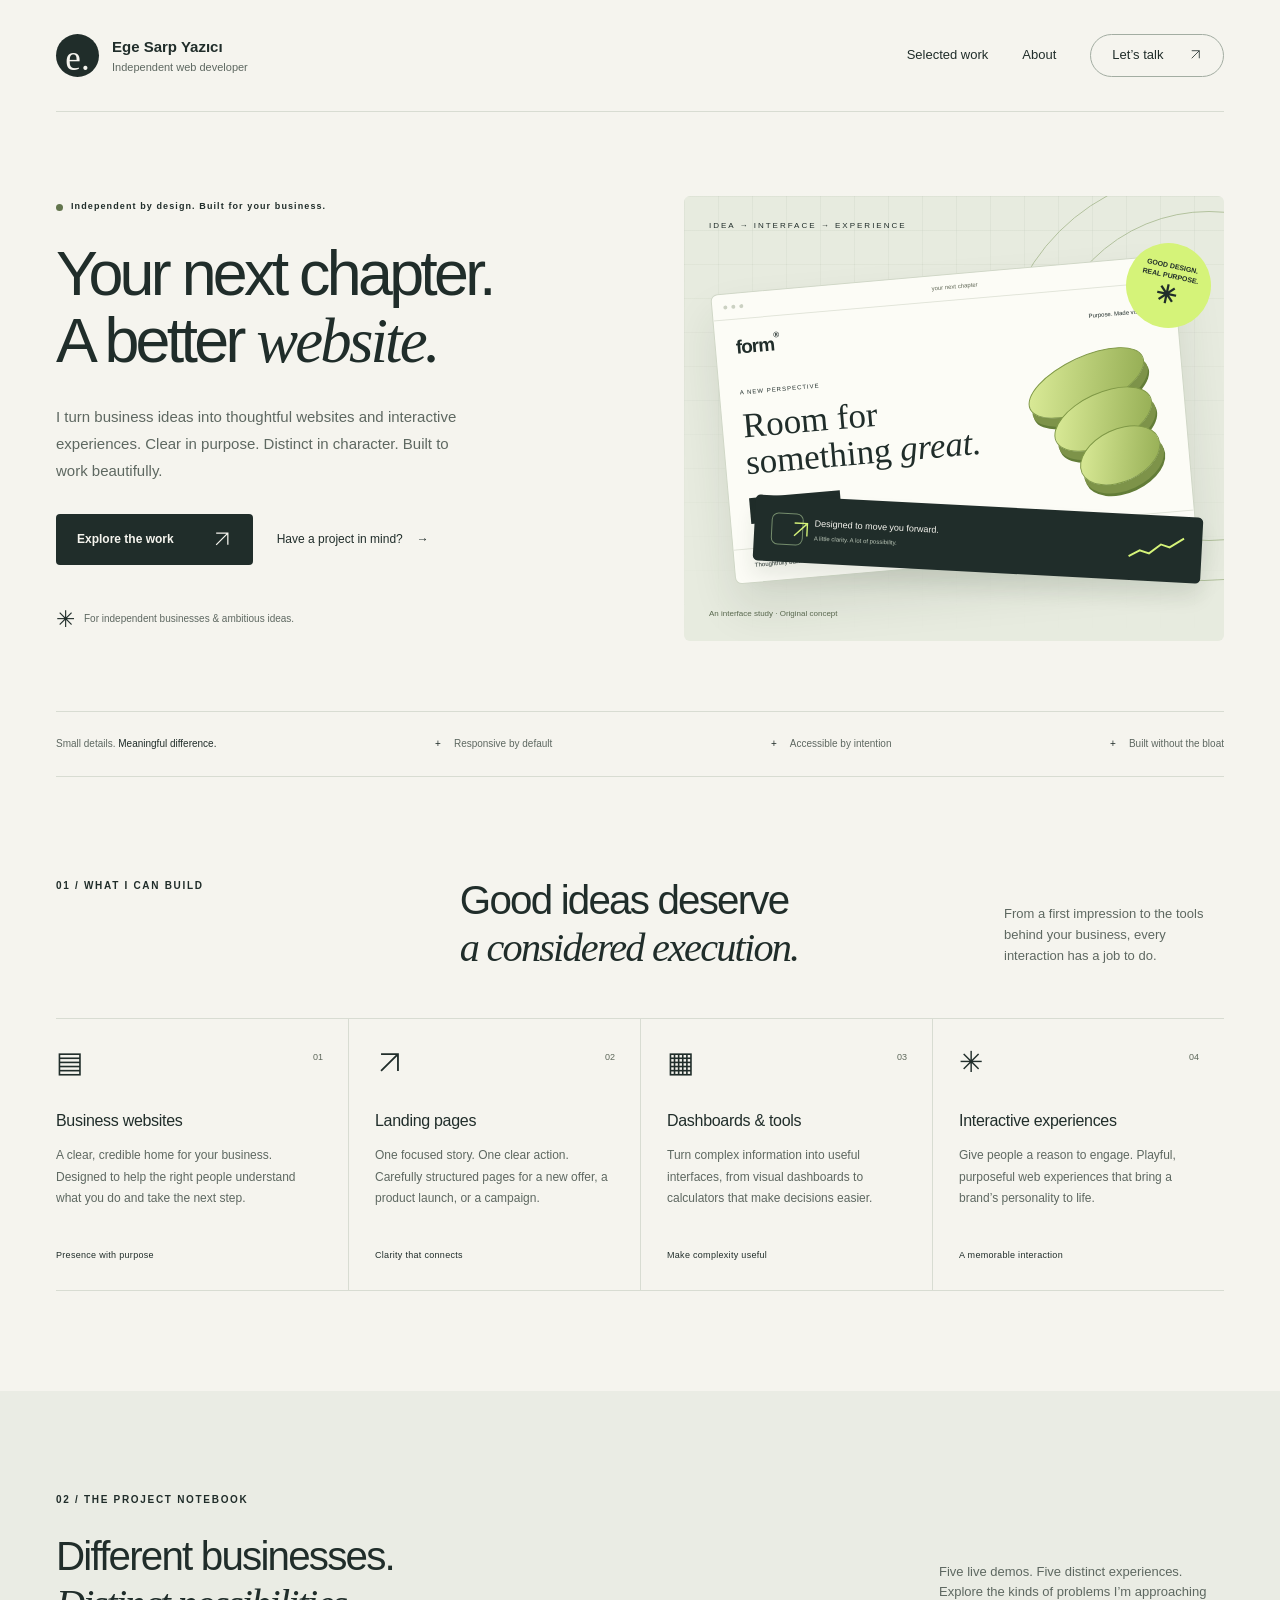
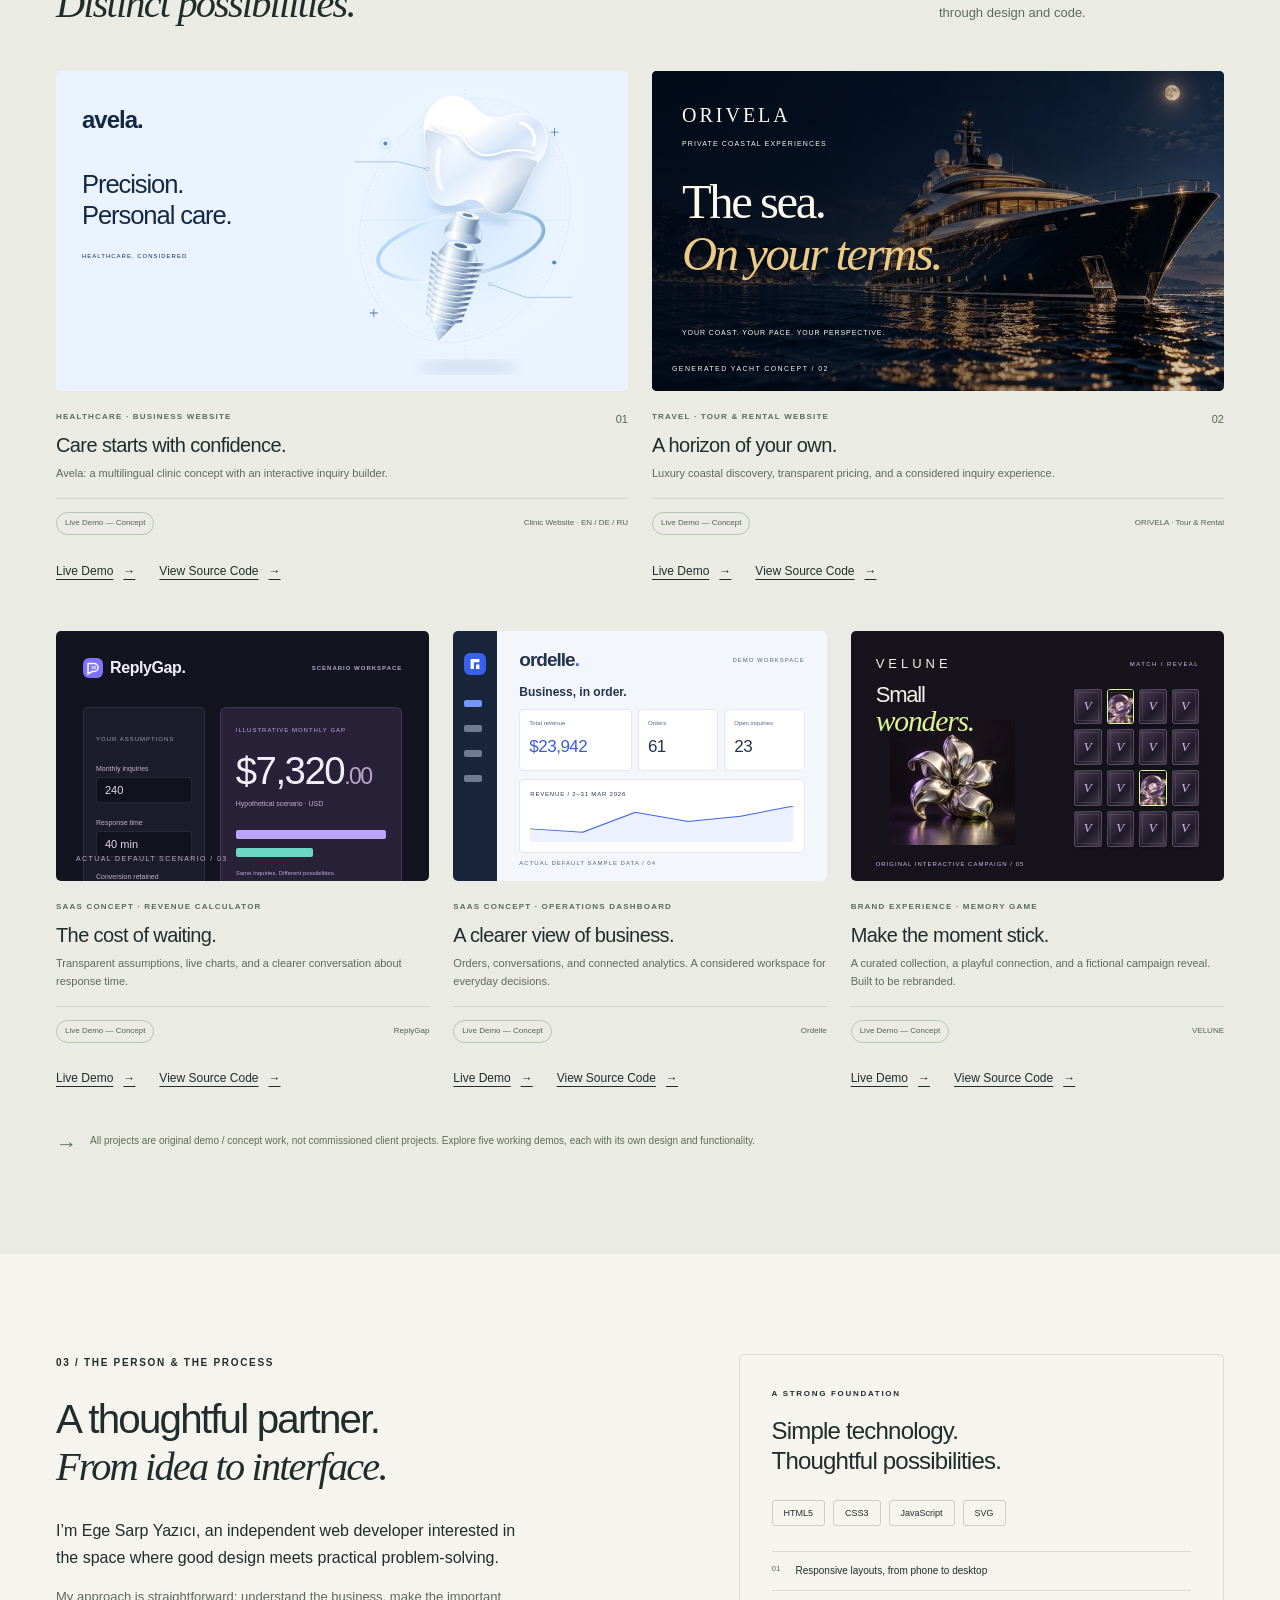
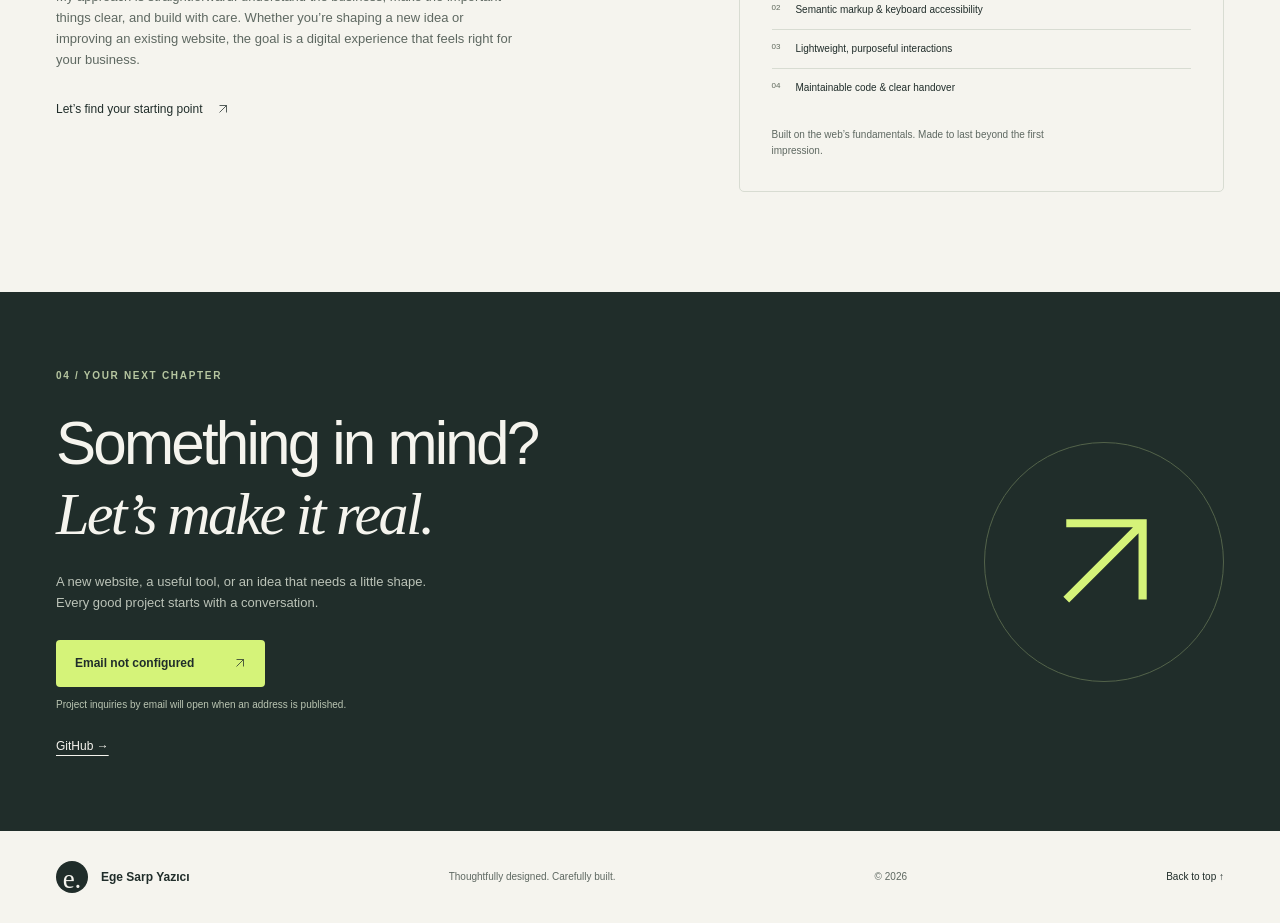
<file: index.html>
<!doctype html>
<html lang="en">
  <head>
    <meta charset="utf-8" />
    <meta name="viewport" content="width=device-width, initial-scale=1" />
    <meta
      name="description"
      content="Ege Sarp Yazıcı — thoughtful websites and interactive digital experiences for independent businesses, entrepreneurs, and startups."
    />
    <meta name="theme-color" content="#f5f4ee" />
    <title>Ege Sarp Yazıcı — Independent Web Developer</title>
    <link rel="canonical" href="https://egesarpyazici.github.io/web-demos/" />
    <meta property="og:type" content="website" />
    <meta
      property="og:url"
      content="https://egesarpyazici.github.io/web-demos/"
    />
    <meta
      property="og:title"
      content="Ege Sarp Yazıcı — Independent Web Developer"
    />
    <meta
      property="og:description"
      content="Ege Sarp Yazıcı — thoughtful websites and interactive digital experiences for independent businesses, entrepreneurs, and startups."
    />
    <link rel="icon" href="assets/favicon.svg" type="image/svg+xml" />
    <link rel="stylesheet" href="assets/styles.css" />
    <script src="assets/config.js" defer></script>
    <script src="assets/main.js" defer></script>
  </head>
  <body>
    <a class="skip-link" href="#main">Skip to content</a>
    <header class="site-header wrap">
      <a class="brand" href="#top"
        ><span class="brand-mark" aria-hidden="true">e.</span
        ><span
          >Ege Sarp Yazıcı<span class="brand-sub"
            >Independent web developer</span
          ></span
        ></a
      >
      <button
        class="menu-toggle"
        aria-expanded="false"
        aria-controls="main-nav"
        hidden
      >
        Menu <span aria-hidden="true">+</span>
      </button>
      <nav id="main-nav" aria-label="Main navigation">
        <a href="#work">Selected work</a><a href="#about">About</a
        ><a class="nav-contact" href="#contact"
          >Let’s talk
          <span aria-hidden="true"
            ><svg
              class="arrow-icon"
              viewBox="0 0 24 24"
              fill="none"
              aria-hidden="true"
            >
              <path
                d="M5 19 19 5M5 5h14v14"
                stroke="currentColor"
                stroke-width="1.5"
              /></svg></span
        ></a>
      </nav>
    </header>
    <main id="main" tabindex="-1">
      <section class="hero wrap" id="top" aria-labelledby="hero-title">
        <div class="hero-copy">
          <p class="eyebrow">
            <span class="status-dot"></span>Independent by design. Built for
            your business.
          </p>
          <h1 id="hero-title">
            Your next chapter.<br />A better <span class="serif">website.</span>
          </h1>
          <p class="hero-description">
            I turn business ideas into thoughtful websites and interactive
            experiences. Clear in purpose. Distinct in character. Built to work
            beautifully.
          </p>
          <div class="hero-actions">
            <a class="button button-dark" href="#work"
              >Explore the work
              <span aria-hidden="true"
                ><svg
                  class="arrow-icon"
                  viewBox="0 0 24 24"
                  fill="none"
                  aria-hidden="true"
                >
                  <path
                    d="M5 19 19 5M5 5h14v14"
                    stroke="currentColor"
                    stroke-width="1.5"
                  /></svg></span></a
            ><a class="text-link" href="#contact"
              >Have a project in mind? <span aria-hidden="true">→</span></a
            >
          </div>
          <div class="hero-note">
            <span class="tiny-star" aria-hidden="true">✳</span> For independent
            businesses & ambitious ideas.
          </div>
        </div>
        <div
          class="hero-art"
          role="img"
          aria-label="Original concept illustration of a refined business website, showing a sample growth chart and interface components"
        >
          <div class="art-grid"></div>
          <span class="art-label">IDEA → INTERFACE → EXPERIENCE</span
          ><span class="orbit orbit-one"></span
          ><span class="orbit orbit-two"></span>
          <div class="browser-art">
            <div class="browser-bar">
              <span></span><span></span><span></span><i>your next chapter</i>
            </div>
            <div class="mock-nav">
              <b>form<span>®</span></b
              ><span
                >Purpose. Made visible.
                <svg
                  class="arrow-icon"
                  viewBox="0 0 24 24"
                  fill="none"
                  aria-hidden="true"
                >
                  <path
                    d="M5 19 19 5M5 5h14v14"
                    stroke="currentColor"
                    stroke-width="1.5"
                  /></svg
              ></span>
            </div>
            <div class="mock-content">
              <span class="mock-eyebrow">A NEW PERSPECTIVE</span
              ><strong>Room for<br />something <em>great.</em></strong
              ><span class="mock-button"
                >Discover what’s next
                <svg
                  class="arrow-icon"
                  viewBox="0 0 24 24"
                  fill="none"
                  aria-hidden="true"
                >
                  <path
                    d="M5 19 19 5M5 5h14v14"
                    stroke="currentColor"
                    stroke-width="1.5"
                  /></svg
              ></span>
              <div class="sculpture">
                <div></div>
                <div></div>
                <div></div>
              </div>
            </div>
            <div class="mock-bottom">
              <span>Thoughtfully built.</span><span>01 / 03 ———</span>
            </div>
          </div>
          <div class="floating-card">
            <span class="mini-icon"
              ><svg
                class="arrow-icon"
                viewBox="0 0 24 24"
                fill="none"
                aria-hidden="true"
              >
                <path
                  d="M5 19 19 5M5 5h14v14"
                  stroke="currentColor"
                  stroke-width="1.5"
                /></svg
            ></span>
            <div>
              <strong>Designed to move you forward.</strong
              ><span>A little clarity. A lot of possibility.</span>
            </div>
            <svg viewBox="0 0 90 40" fill="none" aria-hidden="true">
              <path
                d="M2 35 19 25 34 29 52 14 66 18 88 3"
                stroke="currentColor"
                stroke-width="3"
              />
            </svg>
          </div>
          <div class="art-stamp">
            GOOD DESIGN.<br />REAL PURPOSE.<span aria-hidden="true">✳</span>
          </div>
          <span class="art-caption">An interface study · Original concept</span>
        </div>
      </section>
      <div class="principles wrap">
        <span>Small details. <strong>Meaningful difference.</strong></span
        ><span>Responsive by default</span><span>Accessible by intention</span
        ><span>Built without the bloat</span>
      </div>
      <section
        class="section wrap"
        id="services"
        aria-labelledby="services-title"
      >
        <div class="section-heading">
          <p class="eyebrow">01 / WHAT I CAN BUILD</p>
          <div>
            <h2 id="services-title">
              Good ideas deserve<br /><span class="serif"
                >a considered execution.</span
              >
            </h2>
            <p>
              From a first impression to the tools behind your business, every
              interaction has a job to do.
            </p>
          </div>
        </div>
        <div class="services-grid">
          <article class="service">
            <span class="service-icon" aria-hidden="true">▤</span
            ><span class="item-number">01</span>
            <h3>Business websites</h3>
            <p>
              A clear, credible home for your business. Designed to help the
              right people understand what you do and take the next step.
            </p>
            <span class="service-foot">Presence with purpose</span>
          </article>
          <article class="service">
            <span class="service-icon" aria-hidden="true"
              ><svg
                class="arrow-icon"
                viewBox="0 0 24 24"
                fill="none"
                aria-hidden="true"
              >
                <path
                  d="M5 19 19 5M5 5h14v14"
                  stroke="currentColor"
                  stroke-width="1.5"
                /></svg></span
            ><span class="item-number">02</span>
            <h3>Landing pages</h3>
            <p>
              One focused story. One clear action. Carefully structured pages
              for a new offer, a product launch, or a campaign.
            </p>
            <span class="service-foot">Clarity that connects</span>
          </article>
          <article class="service">
            <span class="service-icon" aria-hidden="true">▦</span
            ><span class="item-number">03</span>
            <h3>Dashboards & tools</h3>
            <p>
              Turn complex information into useful interfaces, from visual
              dashboards to calculators that make decisions easier.
            </p>
            <span class="service-foot">Make complexity useful</span>
          </article>
          <article class="service">
            <span class="service-icon" aria-hidden="true">✳</span
            ><span class="item-number">04</span>
            <h3>Interactive experiences</h3>
            <p>
              Give people a reason to engage. Playful, purposeful web
              experiences that bring a brand’s personality to life.
            </p>
            <span class="service-foot">A memorable interaction</span>
          </article>
        </div>
      </section>
      <section class="work-section" id="work" aria-labelledby="work-title">
        <div class="wrap section">
          <div class="work-heading">
            <div>
              <p class="eyebrow">02 / THE PROJECT NOTEBOOK</p>
              <h2 id="work-title">
                Different businesses.<br /><span class="serif"
                  >Distinct possibilities.</span
                >
              </h2>
            </div>
            <p>
              Five live demos. Five distinct experiences. Explore the kinds of
              problems I’m approaching through design and code.
            </p>
          </div>
          <div class="projects-grid">
            <article class="project project-wide">
              <div
                class="project-art clinic-art clinic-refined"
                aria-hidden="true"
              >
                <div class="clinic-preview-copy">
                  <span>avela.</span
                  ><strong>Precision.<br />Personal care.</strong
                  ><small>HEALTHCARE, CONSIDERED</small>
                </div>
                <img
                  src="projects/clinic/assets/precision.svg"
                  width="640"
                  height="800"
                  alt=""
                  loading="lazy"
                />
              </div>
              <div class="project-info">
                <div>
                  <p class="project-type">HEALTHCARE · BUSINESS WEBSITE</p>
                  <h3>Care starts with confidence.</h3>
                  <p>
                    Avela: a multilingual clinic concept with an interactive
                    inquiry builder.
                  </p>
                </div>
                <span class="project-index">01</span>
              </div>
              <div class="project-status">
                <span>Live Demo — Concept</span
                ><span>Clinic Website · EN / DE / RU</span>
              </div>
              <div class="project-links">
                <a href="projects/clinic/" aria-label="Live Demo — Avela"
                  >Live Demo <span aria-hidden="true">→</span></a
                >
                <a
                  href="https://github.com/Egesarpyazici/web-demos/tree/main/projects/clinic"
                  aria-label="View Source Code — Avela on GitHub"
                  >View Source Code <span aria-hidden="true">→</span></a
                >
              </div>
            </article>
            <article class="project project-wide">
              <div class="project-art orivela-art" aria-hidden="true">
                <img
                  src="projects/tour-rental/assets/yacht-night-960.webp"
                  alt=""
                  width="960"
                  height="640"
                  loading="lazy"
                />
                <span class="orivela-brand"
                  >ORIVELA <small>PRIVATE COASTAL EXPERIENCES</small></span
                >
                <strong>The sea.<br /><em>On your terms.</em></strong>
                <span class="orivela-detail"
                  >YOUR COAST. YOUR PACE. YOUR PERSPECTIVE.</span
                >
                <span class="concept-label">GENERATED YACHT CONCEPT / 02</span>
              </div>
              <div class="project-info">
                <div>
                  <p class="project-type">TRAVEL · TOUR &amp; RENTAL WEBSITE</p>
                  <h3>A horizon of your own.</h3>
                  <p>
                    Luxury coastal discovery, transparent pricing, and a
                    considered inquiry experience.
                  </p>
                </div>
                <span class="project-index">02</span>
              </div>
              <div class="project-status project-status-live">
                <span>Live Demo — Concept</span
                ><span>ORIVELA · Tour &amp; Rental</span>
              </div>
              <div class="project-links">
                <a href="projects/tour-rental/" aria-label="Live Demo — ORIVELA"
                  >Live Demo <span aria-hidden="true">→</span></a
                >
                <a
                  href="https://github.com/Egesarpyazici/web-demos/tree/main/projects/tour-rental"
                  aria-label="View Source Code — ORIVELA on GitHub"
                  >View Source Code <span aria-hidden="true">→</span></a
                >
              </div>
            </article>
            <article class="project">
              <div class="project-art replygap-art" aria-hidden="true">
                <div class="replygap-preview-brand">
                  <img
                    src="projects/missed-inquiries/assets/favicon.svg"
                    alt=""
                    width="20"
                    height="20"
                  />
                  ReplyGap.<span>SCENARIO WORKSPACE</span>
                </div>
                <div class="replygap-preview-body">
                  <div class="replygap-preview-inputs">
                    <span>YOUR ASSUMPTIONS</span>
                    <div>Monthly inquiries <b>240</b></div>
                    <div>Response time <b>40 min</b></div>
                    <div>Conversion retained <b>80%</b></div>
                  </div>
                  <div class="replygap-preview-result">
                    <span>ILLUSTRATIVE MONTHLY GAP</span
                    ><strong>$7,320<span>.00</span></strong
                    ><small>Hypothetical scenario · USD</small>
                    <div class="replygap-mini-bars"><i></i><i></i></div>
                    <p>Same inquiries. Different possibilities.</p>
                  </div>
                </div>
                <span class="concept-label">ACTUAL DEFAULT SCENARIO / 03</span>
              </div>
              <div class="project-info">
                <div>
                  <p class="project-type">SAAS CONCEPT · REVENUE CALCULATOR</p>
                  <h3>The cost of waiting.</h3>
                  <p>
                    Transparent assumptions, live charts, and a clearer
                    conversation about response time.
                  </p>
                </div>
              </div>
              <div class="project-status project-status-live">
                <span>Live Demo — Concept</span><span>ReplyGap</span>
              </div>
              <div class="project-links">
                <a
                  href="projects/missed-inquiries/"
                  aria-label="Live Demo — ReplyGap"
                  >Live Demo <span aria-hidden="true">→</span></a
                ><a
                  href="https://github.com/Egesarpyazici/web-demos/tree/main/projects/missed-inquiries"
                  aria-label="View Source Code — ReplyGap on GitHub"
                  >View Source Code <span aria-hidden="true">→</span></a
                >
              </div>
            </article>
            <article class="project">
              <div class="project-art ordelle-art" aria-hidden="true">
                <div class="ordelle-preview-rail">
                  <img
                    src="projects/business-dashboard/assets/favicon.svg"
                    alt=""
                    width="22"
                    height="22"
                  /><i></i><i></i><i></i><i></i>
                </div>
                <div class="ordelle-preview-main">
                  <div class="ordelle-preview-top">
                    <b>ordelle<span>.</span></b
                    ><small>DEMO WORKSPACE</small>
                  </div>
                  <p>Business, in order.</p>
                  <div class="ordelle-preview-metrics">
                    <div>
                      <span>Total revenue</span><strong>$23,942</strong>
                    </div>
                    <div><span>Orders</span><strong>61</strong></div>
                    <div><span>Open inquiries</span><strong>23</strong></div>
                  </div>
                  <div class="ordelle-preview-chart">
                    <span>REVENUE / 2–31 MAR 2026</span
                    ><svg
                      viewBox="0 0 300 74"
                      fill="none"
                      preserveAspectRatio="none"
                    >
                      <path
                        d="M0 47 60 54 120 13 180 32 240 21 300 0V74H0Z"
                        fill="#edf1ff"
                      />
                      <path
                        d="M0 47 60 54 120 13 180 32 240 21 300 0"
                        stroke="#4266e9"
                        stroke-width="2"
                      />
                    </svg>
                  </div>
                  <small class="ordelle-preview-note"
                    >ACTUAL DEFAULT SAMPLE DATA / 04</small
                  >
                </div>
              </div>
              <div class="project-info">
                <div>
                  <p class="project-type">
                    SAAS CONCEPT · OPERATIONS DASHBOARD
                  </p>
                  <h3>A clearer view of business.</h3>
                  <p>
                    Orders, conversations, and connected analytics. A considered
                    workspace for everyday decisions.
                  </p>
                </div>
              </div>
              <div class="project-status project-status-live">
                <span>Live Demo — Concept</span><span>Ordelle</span>
              </div>
              <div class="project-links">
                <a
                  href="projects/business-dashboard/"
                  aria-label="Live Demo — Ordelle"
                  >Live Demo <span aria-hidden="true">→</span></a
                ><a
                  href="https://github.com/Egesarpyazici/web-demos/tree/main/projects/business-dashboard"
                  aria-label="View Source Code — Ordelle on GitHub"
                  >View Source Code <span aria-hidden="true">→</span></a
                >
              </div>
            </article>
            <article class="project velune-project">
              <div class="project-art velune-art" aria-hidden="true">
                <div class="velune-preview-top">
                  <span>VELUNE</span><small>MATCH / REVEAL</small>
                </div>
                <div class="velune-preview-scene">
                  <div class="velune-preview-copy">
                    <strong>Small<br /><em>wonders.</em></strong>
                    <img
                      src="projects/marketing-game/assets/art/bloom.webp"
                      alt=""
                      width="384"
                      height="384"
                      loading="lazy"
                    />
                  </div>
                  <div class="velune-preview-board">
                    <i>V</i
                    ><i class="velune-preview-found"
                      ><img
                        src="projects/marketing-game/assets/art/orbit.webp"
                        alt=""
                        width="384"
                        height="384"
                        loading="lazy" /></i
                    ><i>V</i><i>V</i> <i>V</i><i>V</i><i>V</i><i>V</i> <i>V</i
                    ><i>V</i
                    ><i class="velune-preview-found"
                      ><img
                        src="projects/marketing-game/assets/art/orbit.webp"
                        alt=""
                        width="384"
                        height="384"
                        loading="lazy" /></i
                    ><i>V</i> <i>V</i><i>V</i><i>V</i><i>V</i>
                  </div>
                </div>
                <span class="velune-preview-note"
                  >ORIGINAL INTERACTIVE CAMPAIGN / 05</span
                >
              </div>
              <div class="project-info">
                <div>
                  <p class="project-type">BRAND EXPERIENCE · MEMORY GAME</p>
                  <h3>Make the moment stick.</h3>
                  <p>
                    A curated collection, a playful connection, and a fictional
                    campaign reveal. Built to be rebranded.
                  </p>
                </div>
              </div>
              <div class="project-status project-status-live">
                <span>Live Demo — Concept</span><span>VELUNE</span>
              </div>
              <div class="project-links">
                <a
                  href="projects/marketing-game/"
                  aria-label="Live Demo — VELUNE"
                  >Live Demo <span aria-hidden="true">→</span></a
                ><a
                  href="https://github.com/Egesarpyazici/web-demos/tree/main/projects/marketing-game"
                  aria-label="View Source Code — VELUNE on GitHub"
                  >View Source Code <span aria-hidden="true">→</span></a
                >
              </div>
            </article>
          </div>
          <p class="work-disclaimer">
            <span aria-hidden="true">→</span> All projects are original demo /
            concept work, not commissioned client projects. Explore five working
            demos, each with its own design and functionality.
          </p>
        </div>
      </section>
      <section
        class="section wrap approach"
        id="about"
        aria-labelledby="about-title"
      >
        <div>
          <p class="eyebrow">03 / THE PERSON & THE PROCESS</p>
          <h2 id="about-title">
            A thoughtful partner.<br /><span class="serif"
              >From idea to interface.</span
            >
          </h2>
          <div class="about-copy">
            <p>
              I’m Ege Sarp Yazıcı, an independent web developer interested in
              the space where good design meets practical problem-solving.
            </p>
            <p>
              My approach is straightforward: understand the business, make the
              important things clear, and build with care. Whether you’re
              shaping a new idea or improving an existing website, the goal is a
              digital experience that feels right for your business.
            </p>
          </div>
          <a class="text-link" href="#contact"
            >Let’s find your starting point
            <span aria-hidden="true"
              ><svg
                class="arrow-icon"
                viewBox="0 0 24 24"
                fill="none"
                aria-hidden="true"
              >
                <path
                  d="M5 19 19 5M5 5h14v14"
                  stroke="currentColor"
                  stroke-width="1.5"
                /></svg></span
          ></a>
        </div>
        <div class="capabilities">
          <p class="eyebrow">A STRONG FOUNDATION</p>
          <h3>Simple technology.<br />Thoughtful possibilities.</h3>
          <div class="tech-tags">
            <span>HTML5</span><span>CSS3</span><span>JavaScript</span
            ><span>SVG</span>
          </div>
          <ul>
            <li><span>01</span>Responsive layouts, from phone to desktop</li>
            <li><span>02</span>Semantic markup & keyboard accessibility</li>
            <li><span>03</span>Lightweight, purposeful interactions</li>
            <li><span>04</span>Maintainable code & clear handover</li>
          </ul>
          <p>
            Built on the web’s fundamentals. Made to last beyond the first
            impression.
          </p>
        </div>
      </section>
      <section
        class="contact-section"
        id="contact"
        aria-labelledby="contact-title"
      >
        <div class="wrap contact-inner">
          <div>
            <p class="eyebrow">04 / YOUR NEXT CHAPTER</p>
            <h2 id="contact-title">
              Something in mind?<br /><span class="serif"
                >Let’s make it real.</span
              >
            </h2>
            <p>
              A new website, a useful tool, or an idea that needs a little
              shape.<br />Every good project starts with a conversation.
            </p>
            <div id="contact-action">
              <span class="contact-pending"
                >Email not configured
                <span aria-hidden="true"
                  ><svg
                    class="arrow-icon"
                    viewBox="0 0 24 24"
                    fill="none"
                    aria-hidden="true"
                  >
                    <path
                      d="M5 19 19 5M5 5h14v14"
                      stroke="currentColor"
                      stroke-width="1.5"
                    /></svg></span
              ></span>
              <p class="contact-note">
                Project inquiries by email will open when an address is
                published.
              </p>
            </div>
            <div id="social-links" class="social-links" hidden></div>
          </div>
          <div class="contact-symbol" aria-hidden="true">
            <svg
              class="arrow-icon"
              viewBox="0 0 24 24"
              fill="none"
              aria-hidden="true"
            >
              <path
                d="M5 19 19 5M5 5h14v14"
                stroke="currentColor"
                stroke-width="1.5"
              />
            </svg>
          </div>
        </div>
      </section>
    </main>
    <footer class="wrap footer">
      <a class="brand footer-brand" href="#top"
        ><span class="brand-mark" aria-hidden="true">e.</span
        ><span>Ege Sarp Yazıcı</span></a
      >
      <p>Thoughtfully designed. Carefully built.</p>
      <span>© <span id="year">2026</span></span
      ><a href="#top">Back to top ↑</a>
    </footer>
  </body>
</html>
</file>
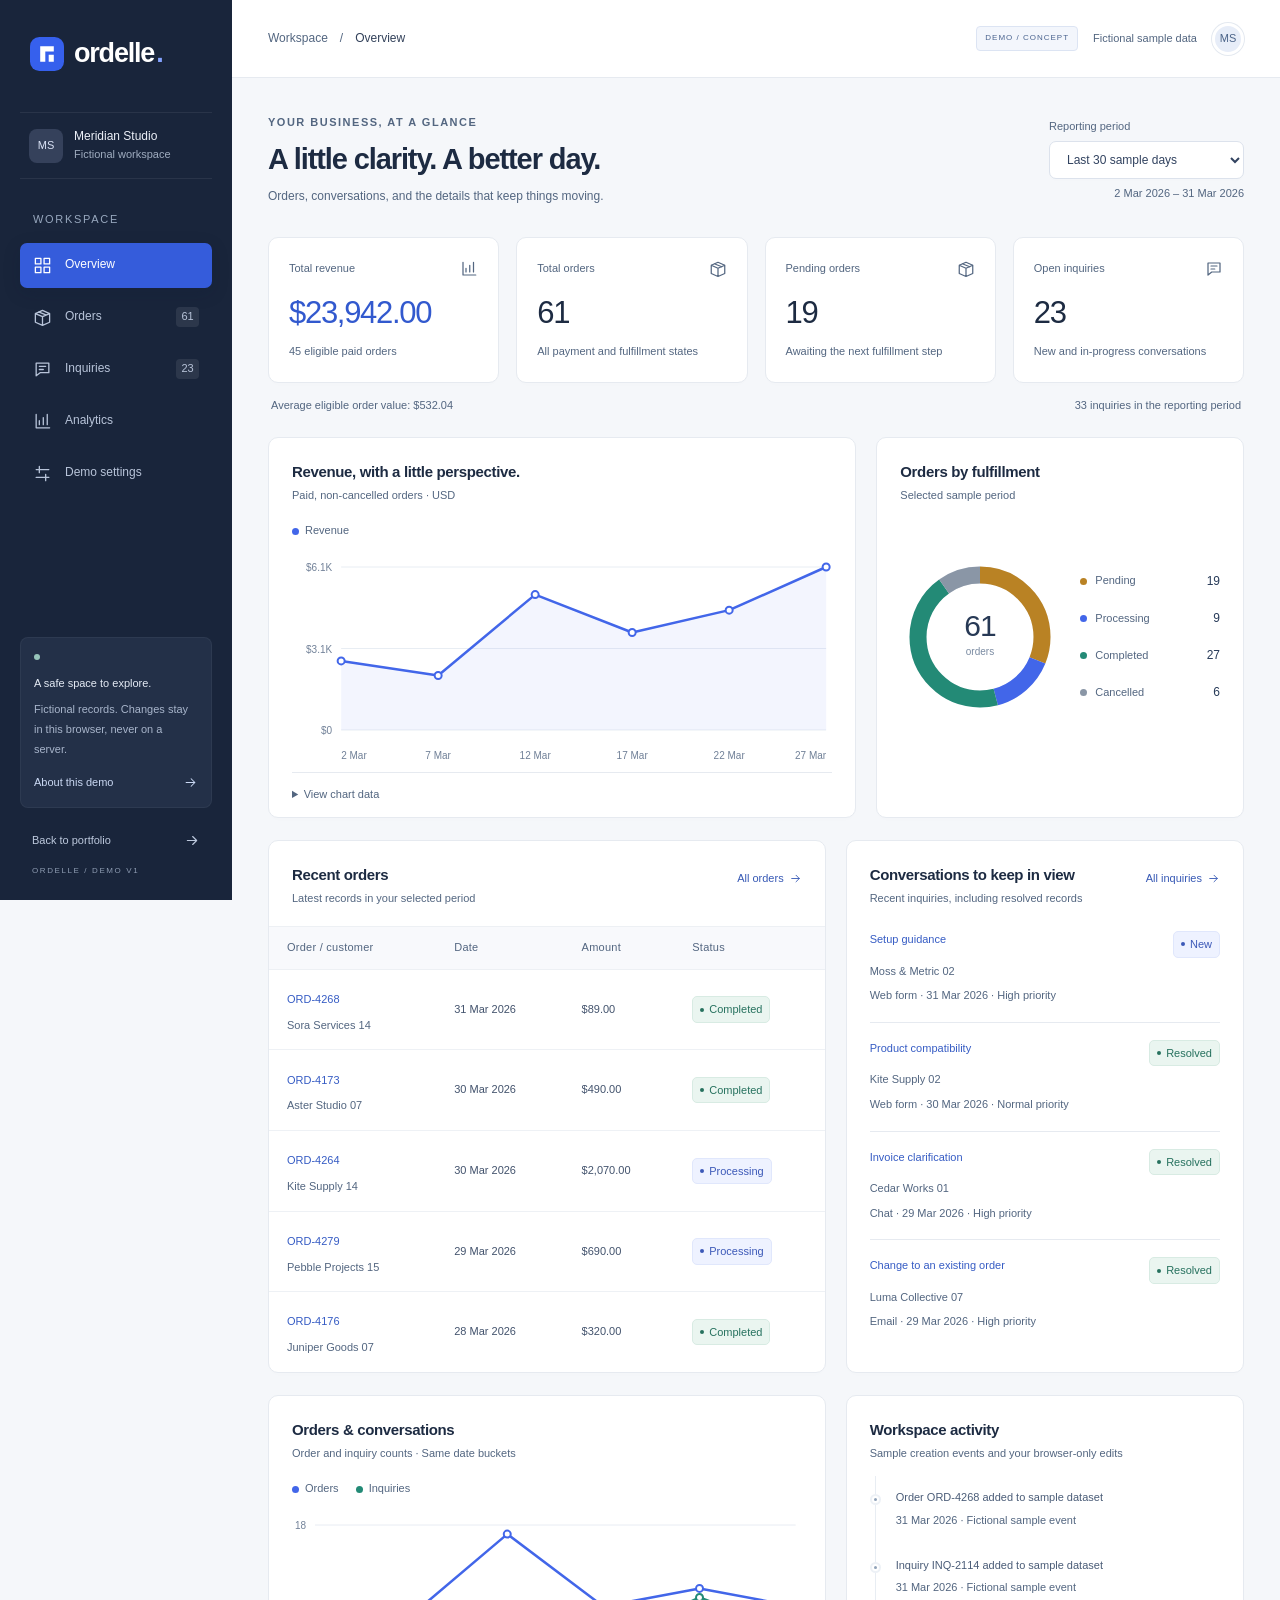
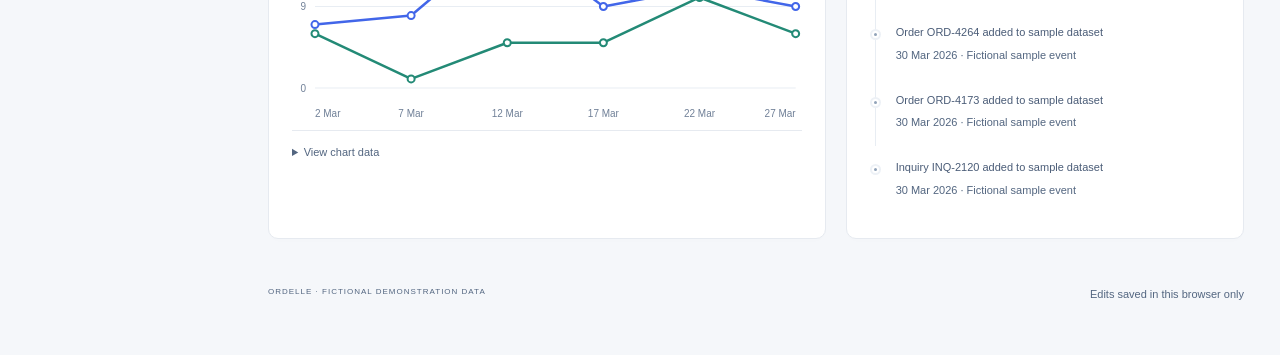
<file: projects/business-dashboard/index.html>
<!doctype html>
<html lang="en">
  <head>
    <meta charset="utf-8" />
    <meta name="viewport" content="width=device-width,initial-scale=1" />
    <meta name="theme-color" content="#172238" />
    <meta
      name="description"
      content="Ordelle is a fictional small-business operations workspace. Explore orders, inquiries, analytics, and safe browser-only demo editing."
    />
    <title>Ordelle — Business, in order · Demo / Concept</title>
    <link
      rel="canonical"
      href="https://egesarpyazici.github.io/web-demos/projects/business-dashboard/"
    />
    <meta property="og:type" content="website" />
    <meta
      property="og:url"
      content="https://egesarpyazici.github.io/web-demos/projects/business-dashboard/"
    />
    <meta
      property="og:title"
      content="Ordelle — Business, in order · Demo / Concept"
    />
    <meta
      property="og:description"
      content="Ordelle is a fictional small-business operations workspace. Explore orders, inquiries, analytics, and safe browser-only demo editing."
    />
    <link rel="icon" href="assets/favicon.svg" type="image/svg+xml" />
    <link rel="stylesheet" href="assets/style.css" />
    <noscript
      ><style>
        .sidebar nav,
        .sidebar .local-card a,
        .nav-caption,
        .period-control {
          display: none;
        }
      </style></noscript
    >
    <script src="assets/mock-data.js" defer></script>
    <script src="assets/analytics.js" defer></script>
    <script src="assets/store.js" defer></script>
    <script src="assets/app.js" defer></script>
  </head>
  <body>
    <svg
      class="icon-defs"
      aria-hidden="true"
      xmlns="http://www.w3.org/2000/svg"
    >
      <defs>
        <symbol id="i-overview" viewBox="0 0 24 24">
          <path d="M3 3h7v7H3zM14 3h7v7h-7zM3 14h7v7H3zM14 14h7v7h-7z" />
        </symbol>
        <symbol id="i-orders" viewBox="0 0 24 24">
          <path d="m3 7 9-4 9 4v11l-9 4-9-4V7Zm0 0 9 4 9-4M12 11v11M7 5l10 4" />
        </symbol>
        <symbol id="i-inquiries" viewBox="0 0 24 24">
          <path d="M4 4h16v12H9l-5 4V4Zm4 4h8M8 12h5" />
        </symbol>
        <symbol id="i-analytics" viewBox="0 0 24 24">
          <path d="M4 3v17h17M8 16v-5m5 5V7m5 9V3" />
        </symbol>
        <symbol id="i-settings" viewBox="0 0 24 24">
          <path d="M4 7h16M4 17h16M8 3v8m8 2v8" />
        </symbol>
        <symbol id="i-arrow" viewBox="0 0 24 24">
          <path d="M5 12h14m-6-6 6 6-6 6" />
        </symbol>
        <symbol id="i-download" viewBox="0 0 24 24">
          <path d="M12 3v12m-5-5 5 5 5-5M4 16v5h16v-5" />
        </symbol>
        <symbol id="i-search" viewBox="0 0 24 24">
          <circle cx="10" cy="10" r="6" />
          <path d="m15 15 6 6" />
        </symbol>
        <symbol id="i-close" viewBox="0 0 24 24">
          <path d="m6 6 12 12M6 18 18 6" />
        </symbol>
        <symbol id="i-menu" viewBox="0 0 24 24">
          <path d="M4 6h16M4 12h16M4 18h16" />
        </symbol>
        <symbol id="i-check" viewBox="0 0 24 24">
          <path d="m5 12 4 4L19 6" />
        </symbol>
      </defs>
    </svg>
    <a class="skip" href="#main">Skip to workspace</a>
    <aside class="sidebar" aria-label="Workspace sidebar">
      <a class="brand" href="#overview"
        ><img
          src="assets/favicon.svg"
          width="34"
          height="34"
          alt=""
        />ordelle<span>.</span></a
      >
      <div class="workspace-id">
        <span class="workspace-avatar">MS</span>
        <div>
          <strong>Meridian Studio</strong><small>Fictional workspace</small>
        </div>
      </div>
      <span class="nav-caption">WORKSPACE</span>
      <nav aria-label="Workspace navigation">
        <a href="#overview" data-view="overview"
          ><svg class="icon"><use href="#i-overview" /></svg>Overview</a
        ><a href="#orders" data-view="orders"
          ><svg class="icon"><use href="#i-orders" /></svg>Orders<span
            data-nav-count="orders"
          ></span></a
        ><a href="#inquiries" data-view="inquiries"
          ><svg class="icon"><use href="#i-inquiries" /></svg>Inquiries<span
            data-nav-count="inquiries"
          ></span></a
        ><a href="#analytics" data-view="analytics"
          ><svg class="icon"><use href="#i-analytics" /></svg>Analytics</a
        ><a href="#settings" data-view="settings"
          ><svg class="icon"><use href="#i-settings" /></svg>Demo settings</a
        >
      </nav>
      <div class="sidebar-bottom">
        <div class="local-card">
          <span class="local-dot"></span
          ><strong>A safe space to explore.</strong>
          <p>
            Fictional records. Changes stay in this browser, never on a server.
          </p>
          <a href="#settings"
            >About this demo <svg class="icon"><use href="#i-arrow" /></svg
          ></a>
        </div>
        <a class="portfolio-link" href="../../index.html"
          >Back to portfolio <svg class="icon"><use href="#i-arrow" /></svg></a
        ><span class="sidebar-version">ORDELLE / DEMO V1</span>
      </div>
    </aside>
    <div class="app">
      <header class="topbar">
        <div class="breadcrumbs">
          <button
            id="menu"
            class="icon-button"
            aria-label="Open navigation"
            aria-controls="nav-dialog"
            aria-expanded="false"
            hidden
          >
            <svg class="icon"><use href="#i-menu" /></svg></button
          ><span>Workspace</span><span aria-hidden="true">/</span
          ><strong id="breadcrumb">Overview</strong>
        </div>
        <div class="topbar-right">
          <span class="demo-label">DEMO / CONCEPT</span
          ><span class="fictional-label">Fictional sample data</span
          ><span
            class="team-avatar"
            aria-label="Meridian Studio fictional workspace"
            >MS</span
          >
        </div>
      </header>
      <main id="main" tabindex="-1">
        <div class="page-heading">
          <div>
            <p class="eyebrow" id="page-eyebrow">YOUR BUSINESS, AT A GLANCE</p>
            <h1 id="view-heading" tabindex="-1">
              A little clarity. A better day.
            </h1>
            <p id="page-description">
              Orders, conversations, and the details that keep things moving.
            </p>
          </div>
          <div class="period-control">
            <label for="period">Reporting period</label
            ><select id="period" disabled>
              <option value="7">Last 7 sample days</option>
              <option value="30" selected>Last 30 sample days</option>
              <option value="90">All 90 sample days</option></select
            ><span id="scope-note">Fixed reference: 31 March 2026</span>
          </div>
        </div>
        <div class="feedback" id="feedback" hidden>
          <p id="feedback-text" role="status" aria-live="polite"></p>
          <button id="undo" type="button" hidden>Undo edit</button
          ><button
            id="dismiss-feedback"
            class="icon-button"
            aria-label="Dismiss message"
          >
            <svg class="icon"><use href="#i-close" /></svg>
          </button>
        </div>
        <p class="storage-banner" id="storage-warning" hidden role="status"></p>
        <noscript
          ><section class="nojs">
            <h2>A workspace that runs in your browser.</h2>
            <p>
              Enable JavaScript to explore 180 fictional orders, 96 inquiries,
              interactive charts, and browser-only editing. No data is loaded
              from a server and no real orders or messages are processed.
            </p>
            <p>
              The fixed sample period is 1 January–31 March 2026. Revenue counts
              paid, non-cancelled orders only. No results are calculated without
              JavaScript.
            </p>
            <a href="../../index.html">Return to the portfolio</a>
          </section></noscript
        >
        <section id="view-overview" class="view" aria-label="Overview">
          <div id="overview-content"></div>
        </section>
        <section id="view-orders" class="view" aria-label="Orders" hidden>
          <div class="management-card">
            <div class="management-top">
              <div>
                <h2>Order workspace</h2>
                <p>
                  Explore records. Refine the view. Keep every detail in reach.
                </p>
              </div>
              <button id="export-orders" class="button primary" disabled>
                <svg class="icon"><use href="#i-download" /></svg>Export
                filtered CSV
              </button>
            </div>
            <form
              class="filters"
              id="orders-filters"
              role="search"
              aria-label="Filter orders"
            >
              <div class="search-field">
                <label for="orders-search">Search orders</label
                ><input
                  id="orders-search"
                  type="search"
                  placeholder="ID, customer, or product"
                  maxlength="150"
                />
              </div>
              <div>
                <label for="orders-status">Fulfillment</label
                ><select id="orders-status">
                  <option value="all">All statuses</option>
                  <option value="pending">Pending</option>
                  <option value="processing">Processing</option>
                  <option value="completed">Completed</option>
                  <option value="cancelled">Cancelled</option>
                </select>
              </div>
              <div>
                <label for="orders-payment">Payment</label
                ><select id="orders-payment">
                  <option value="all">All payments</option>
                  <option value="paid">Paid</option>
                  <option value="pending">Pending</option>
                  <option value="refunded">Refunded</option>
                </select>
              </div>
              <div>
                <label for="orders-sort">Sort by</label
                ><select id="orders-sort">
                  <option value="date">Date</option>
                  <option value="amount">Amount</option>
                  <option value="customer">Customer</option>
                </select>
              </div>
              <div>
                <label for="orders-direction">Direction</label
                ><select id="orders-direction">
                  <option value="desc">Descending</option>
                  <option value="asc">Ascending</option>
                </select>
              </div>
              <button class="text-button" type="button" data-clear="orders">
                Clear filters
              </button>
            </form>
            <div class="active-filters" id="orders-active" role="status"></div>
            <div id="orders-table"></div>
            <div class="pagination" id="orders-pagination"></div>
          </div>
        </section>
        <section
          id="view-inquiries"
          class="view"
          aria-label="Customer inquiries"
          hidden
        >
          <div class="management-card">
            <div class="management-top">
              <div>
                <h2>Conversation workspace</h2>
                <p>Prioritize the next step. No real customer is contacted.</p>
              </div>
              <span class="quiet-tag">BROWSER-ONLY WORKFLOW</span>
            </div>
            <form
              class="filters"
              id="inquiries-filters"
              role="search"
              aria-label="Filter inquiries"
            >
              <div class="search-field">
                <label for="inquiries-search">Search inquiries</label
                ><input
                  id="inquiries-search"
                  type="search"
                  placeholder="ID, customer, or subject"
                  maxlength="150"
                />
              </div>
              <div>
                <label for="inquiries-status">Status</label
                ><select id="inquiries-status">
                  <option value="all">All statuses</option>
                  <option value="new">New</option>
                  <option value="in-progress">In progress</option>
                  <option value="resolved">Resolved</option>
                </select>
              </div>
              <div>
                <label for="inquiries-channel">Channel</label
                ><select id="inquiries-channel">
                  <option value="all">All channels</option>
                  <option>Email</option>
                  <option>Web form</option>
                  <option>Phone</option>
                  <option>Chat</option>
                </select>
              </div>
              <div>
                <label for="inquiries-priority">Priority</label
                ><select id="inquiries-priority">
                  <option value="all">All priorities</option>
                  <option value="high">High</option>
                  <option value="normal">Normal</option>
                  <option value="low">Low</option>
                </select>
              </div>
              <div>
                <label for="inquiries-sort">Sort by</label
                ><select id="inquiries-sort">
                  <option value="date">Date</option>
                  <option value="customer">Customer</option>
                  <option value="priority">Priority</option>
                  <option value="status">Status</option>
                </select>
              </div>
              <div>
                <label for="inquiries-direction">Direction</label
                ><select id="inquiries-direction">
                  <option value="desc">Descending</option>
                  <option value="asc">Ascending</option>
                </select>
              </div>
              <button class="text-button" type="button" data-clear="inquiries">
                Clear filters
              </button>
            </form>
            <div
              class="active-filters"
              id="inquiries-active"
              role="status"
            ></div>
            <div id="inquiries-table"></div>
            <div class="pagination" id="inquiries-pagination"></div>
          </div>
        </section>
        <section id="view-analytics" class="view" aria-label="Analytics" hidden>
          <div id="analytics-content"></div>
        </section>
        <section
          id="view-settings"
          class="view"
          aria-label="Demo settings"
          hidden
        >
          <div class="settings-grid">
            <article class="panel settings-intro">
              <span class="quiet-tag">EXPLORATION, WITHOUT CONSEQUENCES</span>
              <h2>Your workspace.<br />Your browser.</h2>
              <p>
                Ordelle is a portfolio concept with a reproducible fictional
                dataset. It does not process payments, fulfill orders, or
                contact customers.
              </p>
              <dl>
                <div>
                  <dt>Sample records</dt>
                  <dd>180 orders · 96 inquiries</dd>
                </div>
                <div>
                  <dt>Reference period</dt>
                  <dd>1 January–31 March 2026</dd>
                </div>
                <div>
                  <dt>Currency</dt>
                  <dd>USD only · no exchange rates</dd>
                </div>
                <div>
                  <dt>Browser storage</dt>
                  <dd id="storage-status">Not initialized</dd>
                </div>
              </dl>
            </article>
            <div>
              <article class="panel">
                <h2>How the numbers work</h2>
                <p>
                  Every view uses the reporting period above, ending on 31 March
                  2026. Table searches and status filters narrow only their own
                  lists and exports; they do not change the overview or
                  analytics.
                </p>
                <p>
                  <strong>Revenue:</strong> paid orders that are not cancelled.
                  <strong>Average order value:</strong> that revenue divided by
                  the same eligible order count.
                  <strong>Pending orders:</strong> fulfillment is pending.
                  <strong>Open inquiries:</strong> new or in progress.
                </p>
                <p>
                  Refunded orders stay cancelled; unpaid orders cannot be marked
                  completed. Status and priority edits update all related
                  metrics. No real financial transaction occurs.
                </p>
              </article>
              <article class="panel reset-panel">
                <h2>Start fresh</h2>
                <p>
                  Reset restores all original records, clears local activity and
                  filters, and returns the reporting period to 30 sample days.
                  It affects only this demo’s storage key.
                </p>
                <button id="reset-demo" class="button danger" disabled>
                  Reset demo data
                </button>
              </article>
            </div>
          </div>
        </section>
        <footer class="workspace-footer">
          <span>ORDELLE · FICTIONAL DEMONSTRATION DATA</span
          ><span id="save-state">Local workspace · No server connection</span>
        </footer>
      </main>
    </div>
    <dialog id="record-dialog" aria-labelledby="record-title">
      <form id="record-form">
        <div class="dialog-top">
          <span class="quiet-tag" id="record-kind">DEMO RECORD</span
          ><button
            type="button"
            class="icon-button"
            id="close-record"
            aria-label="Close record details"
          >
            <svg class="icon"><use href="#i-close" /></svg>
          </button>
        </div>
        <h2 id="record-title">Record details</h2>
        <p id="record-subtitle"></p>
        <div id="record-details"></div>
        <div id="record-edit"></div>
        <p class="dialog-note">
          Edits affect fictional records in this browser only. Nothing is
          processed or sent.
        </p>
        <p id="record-error" class="error" hidden role="alert"></p>
        <div class="dialog-actions">
          <button type="button" class="button secondary" id="cancel-record">
            Cancel</button
          ><button type="submit" class="button primary">
            Save demo changes
          </button>
        </div>
      </form>
    </dialog>
    <dialog
      id="reset-dialog"
      aria-labelledby="reset-title"
      aria-describedby="reset-description"
    >
      <h2 id="reset-title">Restore the original workspace?</h2>
      <p id="reset-description">
        All demo edits and local activity will be removed. Original sample
        records and default settings will return. Other projects are unaffected.
      </p>
      <div class="dialog-actions">
        <button class="button secondary" id="cancel-reset" autofocus>
          Keep my edits</button
        ><button class="button danger" id="confirm-reset">
          Reset demo data
        </button>
      </div>
    </dialog>
    <dialog id="nav-dialog" aria-label="Mobile navigation">
      <div class="dialog-top">
        <a class="brand" href="#overview"
          ><img
            src="assets/favicon.svg"
            width="32"
            height="32"
            alt=""
          />ordelle.</a
        ><button
          id="close-nav"
          class="icon-button"
          aria-label="Close navigation"
        >
          <svg class="icon"><use href="#i-close" /></svg>
        </button>
      </div>
      <nav aria-label="Mobile workspace navigation">
        <a href="#overview" data-view="overview">Overview</a
        ><a href="#orders" data-view="orders">Orders</a
        ><a href="#inquiries" data-view="inquiries">Inquiries</a
        ><a href="#analytics" data-view="analytics">Analytics</a
        ><a href="#settings" data-view="settings">Demo settings</a
        ><a href="../../index.html">Back to portfolio</a>
      </nav>
      <p>
        Demo / Concept · Fictional data.<br />Edits stay in this browser only.
      </p>
    </dialog>
  </body>
</html>
</file>
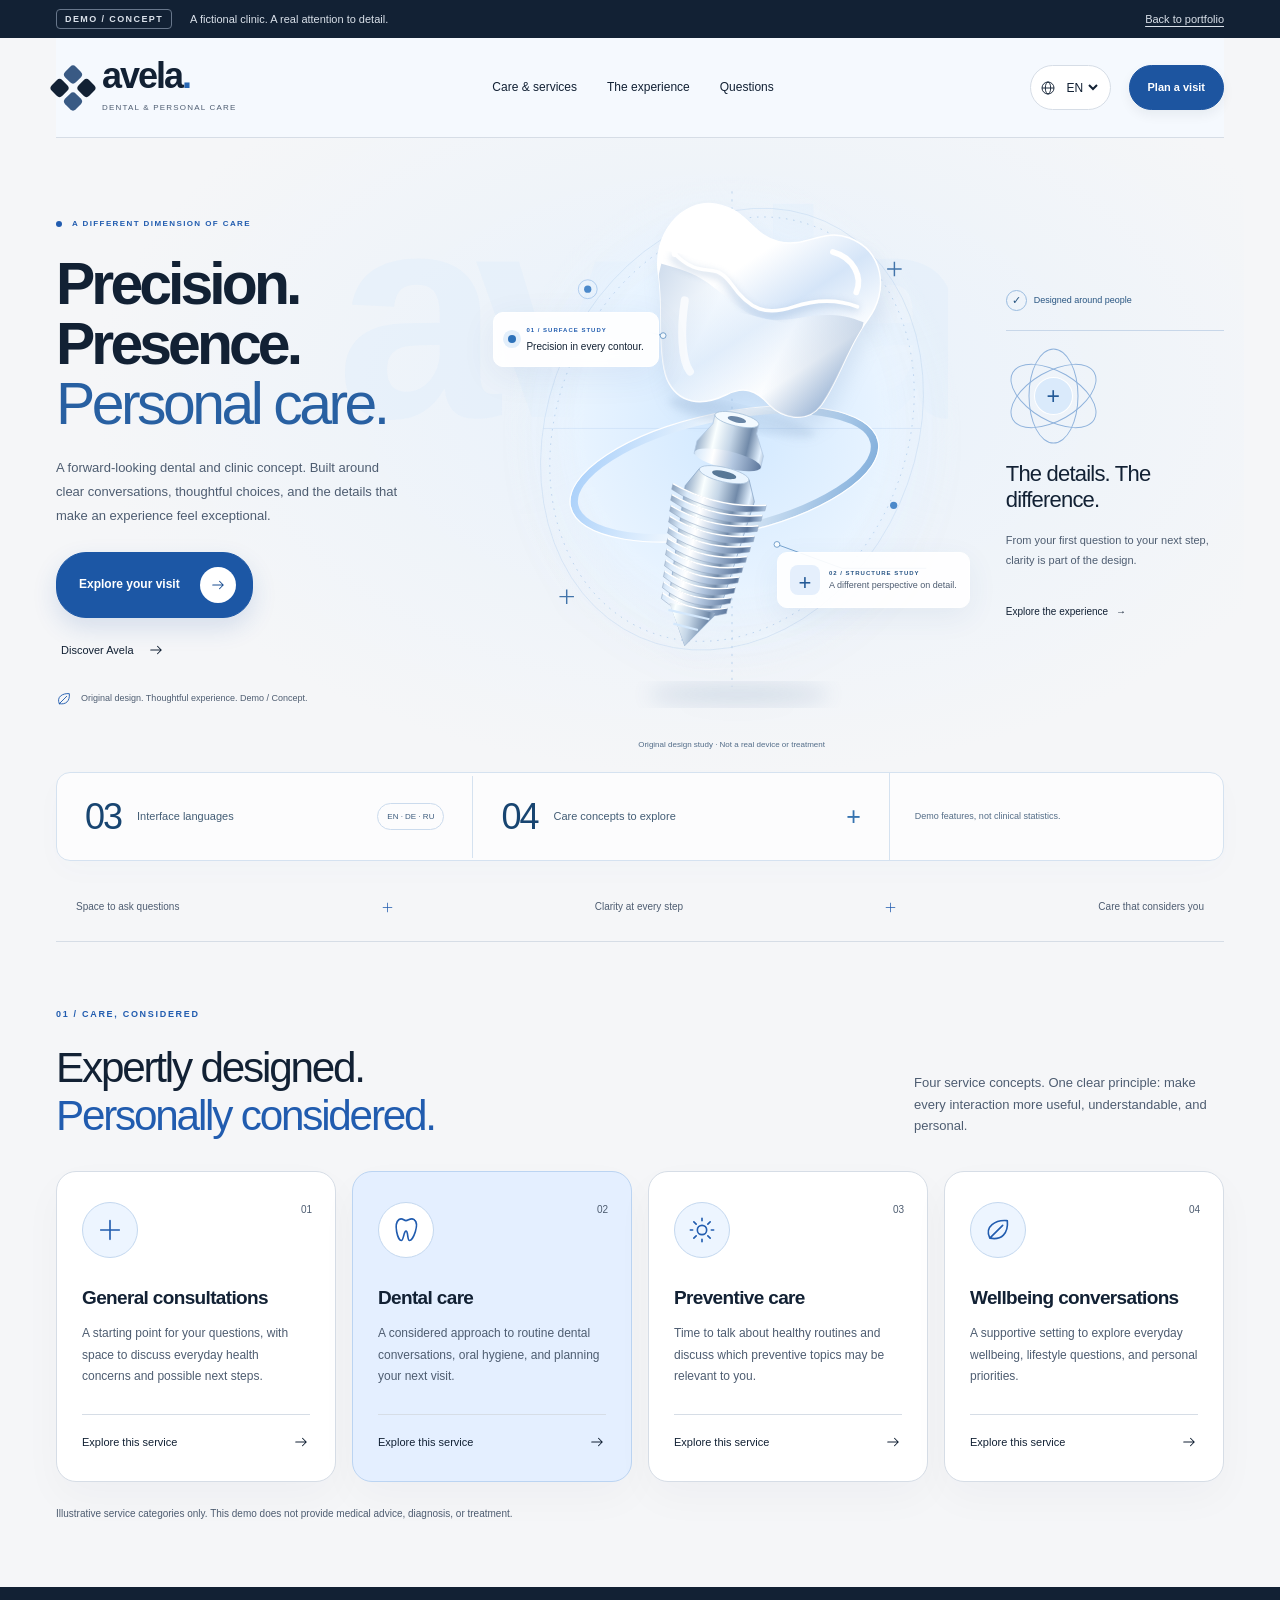
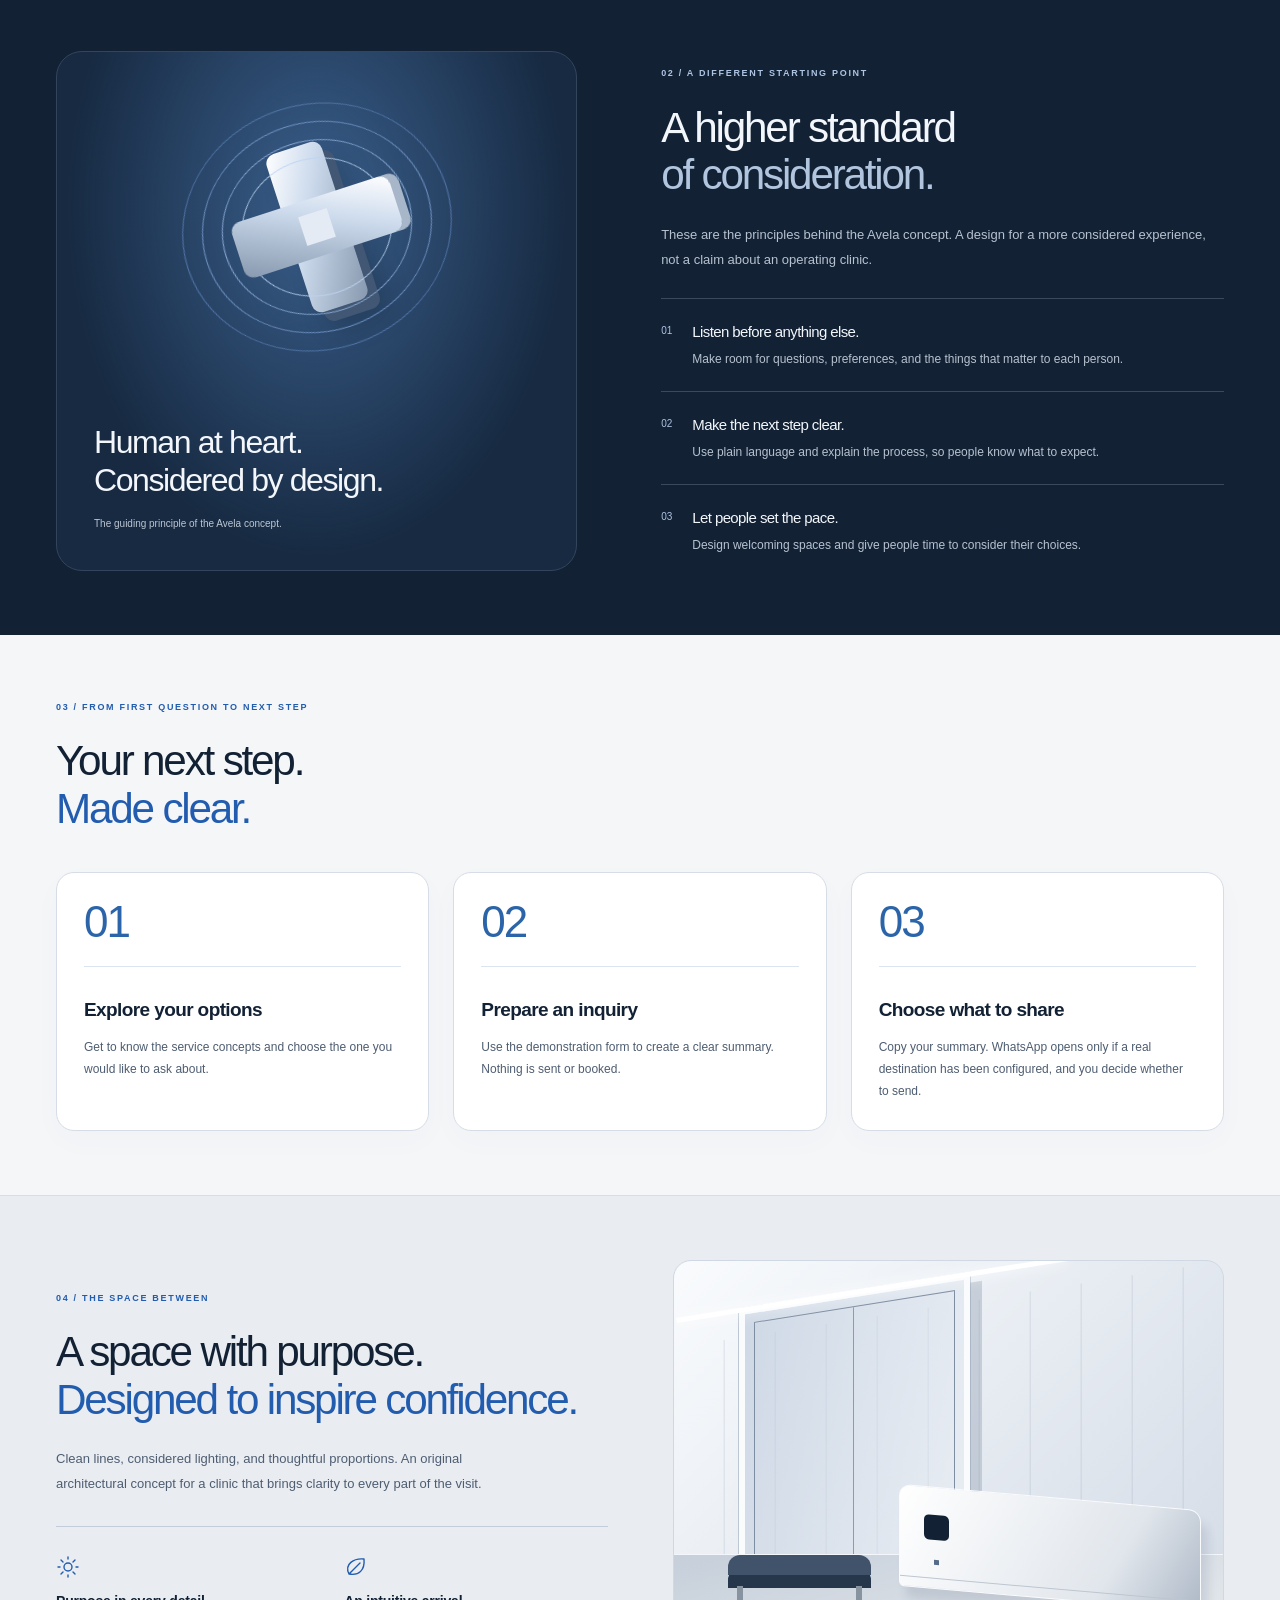
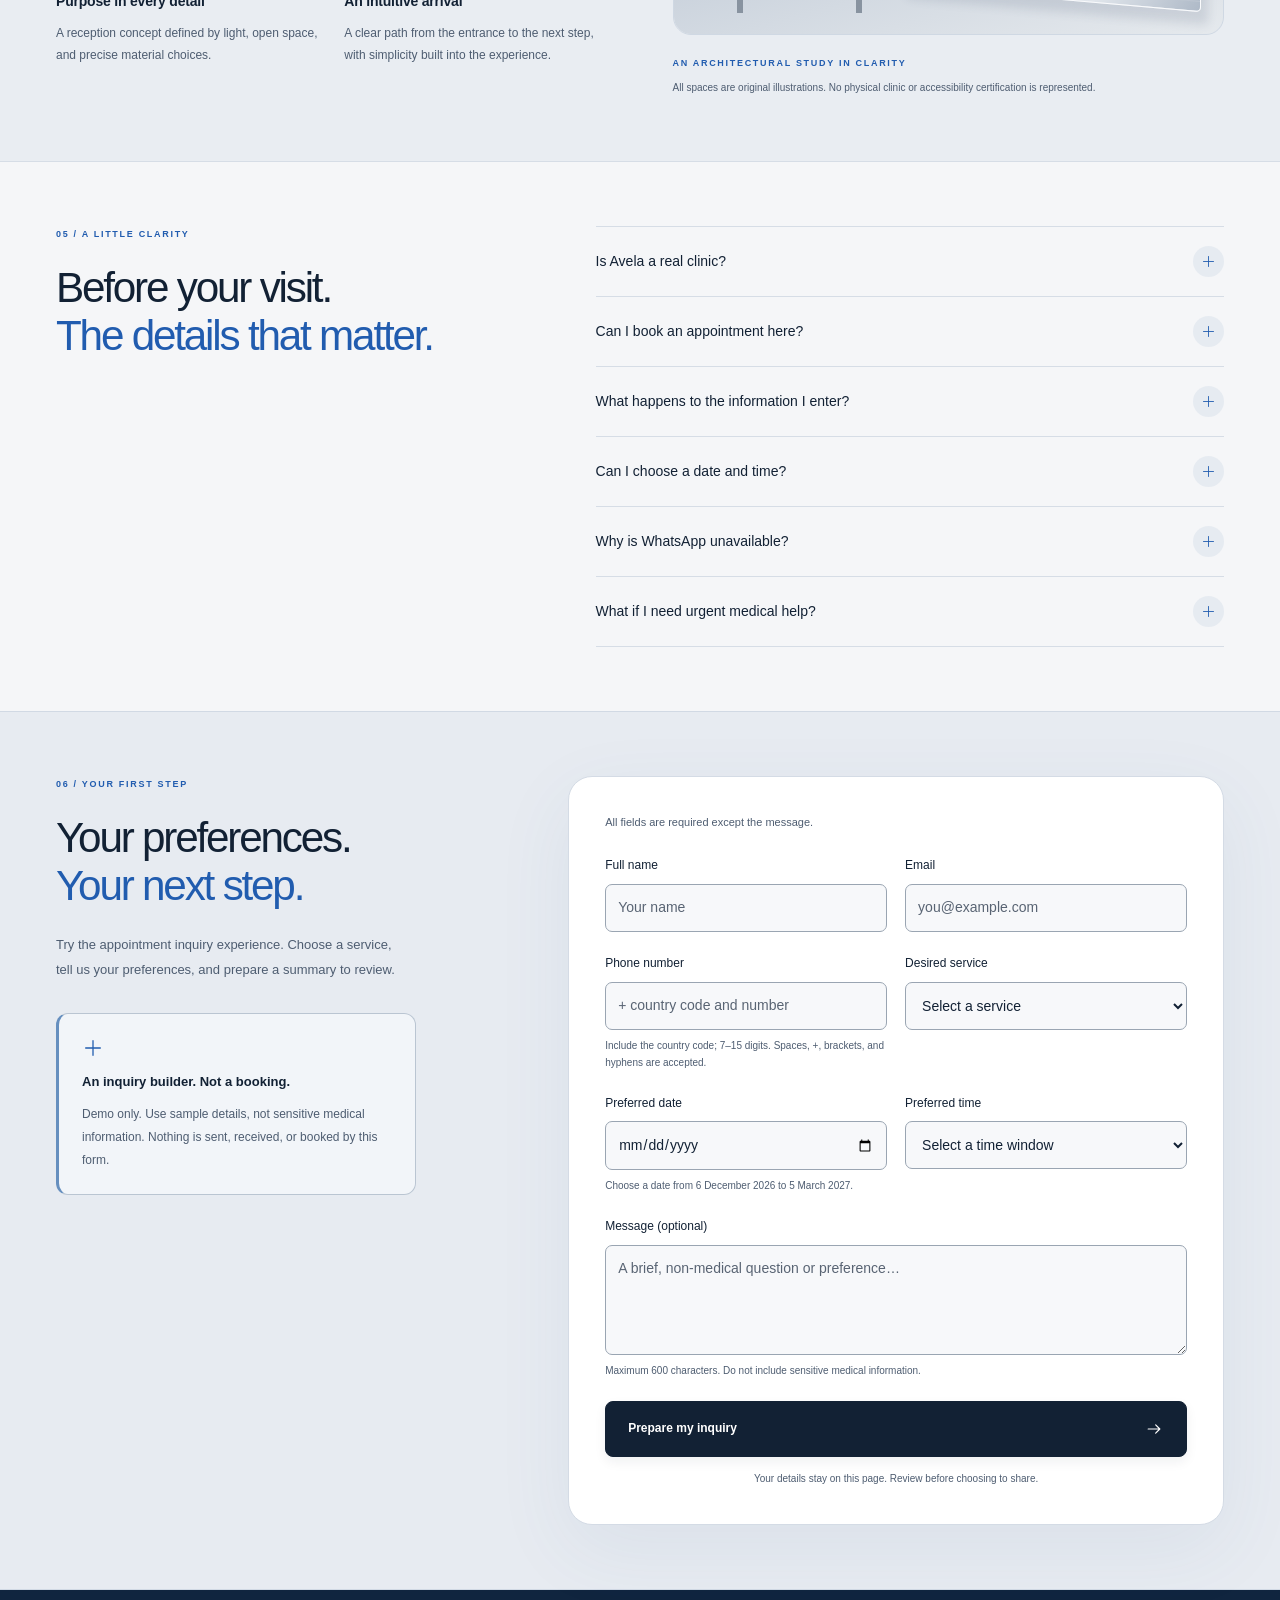
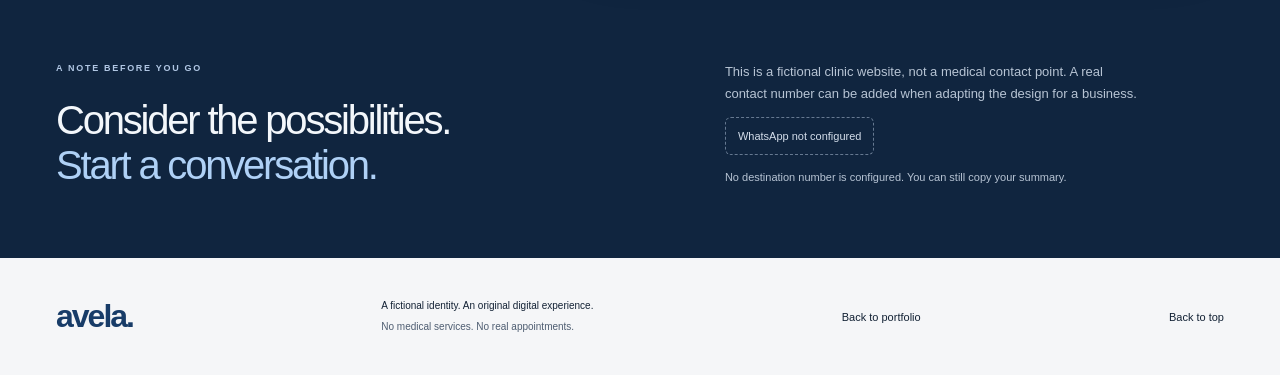
<file: projects/clinic/index.html>
<!doctype html>
<html lang="en">
  <head>
    <meta charset="utf-8" />
    <meta name="viewport" content="width=device-width, initial-scale=1" />
    <meta name="theme-color" content="#f2f7fc" />
    <meta
      name="description"
      content="An original multilingual private clinic website concept. Explore a calmer care experience and prepare a demonstration appointment inquiry. No medical service or booking is provided."
    />
    <title>Avela — A new dimension of care · Dental clinic concept</title>
    <link
      rel="canonical"
      href="https://egesarpyazici.github.io/web-demos/projects/clinic/"
    />
    <meta property="og:type" content="website" />
    <meta
      property="og:url"
      content="https://egesarpyazici.github.io/web-demos/projects/clinic/"
    />
    <meta
      property="og:title"
      content="Avela — A new dimension of care · Dental clinic concept"
    />
    <meta
      property="og:description"
      content="An original multilingual private clinic website concept. Explore a calmer care experience and prepare a demonstration appointment inquiry. No medical service or booking is provided."
    />
    <link rel="icon" href="assets/favicon.svg" type="image/svg+xml" />
    <link rel="stylesheet" href="assets/clinic.css" />
    <link rel="stylesheet" href="assets/dental-hero.css" />
    <script src="assets/config.js" defer></script>
    <script src="assets/translations.js" defer></script>
    <script src="assets/clinic.js" defer></script>
  </head>
  <body>
    <a data-i18n="skip" class="skip-link" href="#main">Skip to content</a>
    <aside class="demo-bar">
      <div class="wrap demo-inner">
        <span data-i18n="demo" class="demo-badge">Demo / Concept</span>
        <span data-i18n="demoNote" class="demo-note"
          >A fictional clinic. A real attention to detail.</span
        >
        <a data-i18n="portfolio" href="../../index.html">Back to portfolio</a>
      </div>
    </aside>
    <header class="wrap header">
      <a
        href="#top"
        class="brand"
        data-aria="brandLabel"
        aria-label="Avela. Dental & personal care — home"
        ><span class="brand-flower" aria-hidden="true"
          ><i></i><i></i><i></i><i></i></span
        ><span class="brand-word"
          >avela<span class="brand-dot">.</span
          ><span data-i18n="brandSub" class="brand-sub"
            >DENTAL & PERSONAL CARE</span
          ></span
        ></a
      >
      <nav id="main-nav" data-aria="navLabel" aria-label="Main navigation">
        <a data-i18n="services" href="#services">Care & services</a
        ><a data-i18n="experience" href="#experience">The experience</a
        ><a data-i18n="faq" href="#questions">Questions</a>
      </nav>
      <div class="header-actions">
        <div class="language-control">
          <label data-i18n="language" for="language" class="sr-only"
            >Language</label
          ><svg
            class="icon"
            viewBox="0 0 24 24"
            fill="none"
            stroke="currentColor"
            stroke-width="1.4"
            aria-hidden="true"
          >
            <circle cx="12" cy="12" r="9" />
            <ellipse cx="12" cy="12" rx="4" ry="9" />
            <path d="M3 12h18" /></svg
          ><select id="language" disabled>
            <option value="en" lang="en">EN</option>
            <option value="de" lang="de">DE</option>
            <option value="ru" lang="ru">RU</option>
          </select>
        </div>
        <a data-i18n="book" class="button small header-book" href="#appointment"
          >Plan a visit</a
        ><button
          id="menu-toggle"
          class="menu-toggle"
          aria-controls="main-nav"
          aria-expanded="false"
          hidden
        >
          <span data-i18n="menu">Menu</span
          ><svg
            class="icon"
            viewBox="0 0 24 24"
            fill="none"
            stroke="currentColor"
            stroke-width="1.4"
            stroke-linecap="round"
            stroke-linejoin="round"
            aria-hidden="true"
          >
            <path d="M12 4v16M4 12h16" />
          </svg>
        </button>
      </div>
    </header>
    <noscript
      ><p class="wrap no-script">
        This concept needs JavaScript for language switching and the inquiry
        builder. English content, navigation, and FAQs remain available. Nothing
        can be submitted.
      </p></noscript
    >
    <main id="main" tabindex="-1">
      <section class="wrap hero dental-hero" id="top">
        <div class="hero-watermark" aria-hidden="true">avela</div>
        <div class="hero-copy">
          <p data-i18n="heroEyebrow" class="eyebrow">
            A DIFFERENT DIMENSION OF CARE
          </p>
          <h1 data-i18n="heroTitle">
            Precision.<br />Presence.<br /><em>Personal care.</em>
          </h1>
          <p data-i18n="heroText" class="hero-text">
            A forward-looking dental and clinic concept. Built around clear
            conversations, thoughtful choices, and the details that make an
            experience feel exceptional.
          </p>
          <div class="hero-actions">
            <a class="button" href="#appointment"
              ><span data-i18n="heroCta">Explore your visit</span
              ><svg
                class="icon"
                viewBox="0 0 24 24"
                fill="none"
                stroke="currentColor"
                stroke-width="1.4"
                stroke-linecap="round"
                stroke-linejoin="round"
                aria-hidden="true"
              >
                <path d="M5 12h14m-5-5 5 5-5 5" /></svg></a
            ><a class="text-link" href="#principles"
              ><span data-i18n="heroSecondary">Discover Avela</span
              ><svg
                class="icon"
                viewBox="0 0 24 24"
                fill="none"
                stroke="currentColor"
                stroke-width="1.4"
                stroke-linecap="round"
                stroke-linejoin="round"
                aria-hidden="true"
              >
                <path d="M5 12h14m-5-5 5 5-5 5" /></svg
            ></a>
          </div>
          <div class="hero-foot">
            <svg
              class="icon"
              viewBox="0 0 24 24"
              fill="none"
              stroke="currentColor"
              stroke-width="1.4"
              stroke-linecap="round"
              stroke-linejoin="round"
              aria-hidden="true"
            >
              <path d="M5 19C0 9 10 3 20 4c1 11-5 17-15 15Zm0 0L16 8" /></svg
            ><span data-i18n="heroFoot"
              >Original design. Thoughtful experience. Demo / Concept.</span
            >
          </div>
        </div>
        <div class="hero-visual">
          <div
            class="hero-scene"
            role="img"
            data-aria="artLabel"
            aria-label="Original exploded dental-implant-inspired sculpture: a luminous ceramic crown, polished connector, and threaded metallic base surrounded by blue orbital lines. Illustrative artwork, not a medical device."
          >
            <img
              src="assets/precision.svg"
              width="640"
              height="800"
              alt=""
              fetchpriority="high"
            />
          </div>
          <div class="visual-detail">
            <span class="detail-symbol" aria-hidden="true">+</span>
            <div>
              <strong data-i18n="visualDetailTitle">02 / STRUCTURE STUDY</strong
              ><span data-i18n="visualDetailText"
                >A different perspective on detail.</span
              >
            </div>
          </div>
          <div class="art-caption">
            <span class="art-dot" aria-hidden="true"></span>
            <div>
              <span data-i18n="artTag" class="eyebrow">01 / SURFACE STUDY</span>
              <p data-i18n="artCaption">Precision in every contour.</p>
            </div>
          </div>
          <p data-i18n="artNote" class="art-note">
            Original design study · Not a real device or treatment
          </p>
        </div>
        <aside class="hero-aside">
          <div class="hero-badge">
            <span aria-hidden="true">✓</span
            ><span data-i18n="heroBadge">Designed around people</span>
          </div>
          <div class="aside-diagram" aria-hidden="true">
            <i></i><i></i><i></i><span>+</span>
          </div>
          <h2 data-i18n="heroAsideTitle">The details. The difference.</h2>
          <p data-i18n="heroAsideText">
            From your first question to your next step, clarity is part of the
            design.
          </p>
          <a class="text-link" href="#experience"
            ><span data-i18n="heroExplore">Explore the experience</span
            ><span aria-hidden="true">→</span></a
          >
        </aside>
        <div class="hero-facts">
          <div>
            <strong>03</strong
            ><span data-i18n="statLanguages">Interface languages</span
            ><span class="fact-chip" aria-hidden="true">EN · DE · RU</span>
          </div>
          <div>
            <strong>04</strong
            ><span data-i18n="statServices">Care concepts to explore</span
            ><span class="fact-icon" aria-hidden="true">+</span>
          </div>
          <p data-i18n="statNote">Demo features, not clinical statistics.</p>
        </div>
      </section>
      <div class="wrap ribbon">
        <span data-i18n="ribbon1">Space to ask questions</span
        ><svg
          class="icon"
          viewBox="0 0 24 24"
          fill="none"
          stroke="currentColor"
          stroke-width="1.4"
          stroke-linecap="round"
          stroke-linejoin="round"
          aria-hidden="true"
        >
          <path d="M12 4v16M4 12h16" /></svg
        ><span data-i18n="ribbon2">Clarity at every step</span
        ><svg
          class="icon"
          viewBox="0 0 24 24"
          fill="none"
          stroke="currentColor"
          stroke-width="1.4"
          stroke-linecap="round"
          stroke-linejoin="round"
          aria-hidden="true"
        >
          <path d="M12 4v16M4 12h16" /></svg
        ><span data-i18n="ribbon3">Care that considers you</span>
      </div>
      <section class="wrap section" id="services">
        <div class="section-head">
          <div>
            <p data-i18n="servicesEyebrow" class="eyebrow">
              01 / CARE, CONSIDERED
            </p>
            <h2 data-i18n="servicesTitle">
              Expertly designed.<br /><em>Personally considered.</em>
            </h2>
          </div>
          <p data-i18n="servicesIntro" class="section-intro">
            Four service concepts. One clear principle: make every interaction
            more useful, understandable, and personal.
          </p>
        </div>
        <div class="services-grid">
          <article class="service-card">
            <svg
              class="icon"
              viewBox="0 0 24 24"
              fill="none"
              stroke="currentColor"
              stroke-width="1.4"
              stroke-linecap="round"
              stroke-linejoin="round"
              aria-hidden="true"
            >
              <path d="M12 4v16M4 12h16" /></svg
            ><span class="card-number" aria-hidden="true">01</span>
            <h3 data-i18n="serviceGeneral">General consultations</h3>
            <p data-i18n="serviceGeneralText">
              A starting point for your questions, with space to discuss
              everyday health concerns and possible next steps.
            </p>
            <a
              href="#appointment"
              class="service-select text-link"
              data-service="general"
              ><span data-i18n="serviceAction">Explore this service</span
              ><svg
                class="icon"
                viewBox="0 0 24 24"
                fill="none"
                stroke="currentColor"
                stroke-width="1.4"
                stroke-linecap="round"
                stroke-linejoin="round"
                aria-hidden="true"
              >
                <path d="M5 12h14m-5-5 5 5-5 5" /></svg
            ></a>
          </article>
          <article class="service-card">
            <svg
              class="icon"
              viewBox="0 0 24 24"
              fill="none"
              stroke="currentColor"
              stroke-width="1.4"
              stroke-linecap="round"
              stroke-linejoin="round"
              aria-hidden="true"
            >
              <path
                d="M6 3c3-2 4 1 6 1s4-3 7-1c5 4-1 18-4 18-2 0-1-8-3-8s-2 8-4 8C5 21 1 7 6 3Z"
              /></svg
            ><span class="card-number" aria-hidden="true">02</span>
            <h3 data-i18n="serviceDental">Dental care</h3>
            <p data-i18n="serviceDentalText">
              A considered approach to routine dental conversations, oral
              hygiene, and planning your next visit.
            </p>
            <a
              href="#appointment"
              class="service-select text-link"
              data-service="dental"
              ><span data-i18n="serviceAction">Explore this service</span
              ><svg
                class="icon"
                viewBox="0 0 24 24"
                fill="none"
                stroke="currentColor"
                stroke-width="1.4"
                stroke-linecap="round"
                stroke-linejoin="round"
                aria-hidden="true"
              >
                <path d="M5 12h14m-5-5 5 5-5 5" /></svg
            ></a>
          </article>
          <article class="service-card">
            <svg
              class="icon"
              viewBox="0 0 24 24"
              fill="none"
              stroke="currentColor"
              stroke-width="1.4"
              stroke-linecap="round"
              stroke-linejoin="round"
              aria-hidden="true"
            >
              <path
                d="M12 2v2m0 16v2M2 12h2m16 0h2M5 5l2 2m10 10 2 2M5 19l2-2M17 7l2-2M16 12a4 4 0 1 1-8 0 4 4 0 0 1 8 0"
              /></svg
            ><span class="card-number" aria-hidden="true">03</span>
            <h3 data-i18n="servicePrevention">Preventive care</h3>
            <p data-i18n="servicePreventionText">
              Time to talk about healthy routines and discuss which preventive
              topics may be relevant to you.
            </p>
            <a
              href="#appointment"
              class="service-select text-link"
              data-service="prevention"
              ><span data-i18n="serviceAction">Explore this service</span
              ><svg
                class="icon"
                viewBox="0 0 24 24"
                fill="none"
                stroke="currentColor"
                stroke-width="1.4"
                stroke-linecap="round"
                stroke-linejoin="round"
                aria-hidden="true"
              >
                <path d="M5 12h14m-5-5 5 5-5 5" /></svg
            ></a>
          </article>
          <article class="service-card">
            <svg
              class="icon"
              viewBox="0 0 24 24"
              fill="none"
              stroke="currentColor"
              stroke-width="1.4"
              stroke-linecap="round"
              stroke-linejoin="round"
              aria-hidden="true"
            >
              <path d="M5 19C0 9 10 3 20 4c1 11-5 17-15 15Zm0 0L16 8" /></svg
            ><span class="card-number" aria-hidden="true">04</span>
            <h3 data-i18n="serviceWellbeing">Wellbeing conversations</h3>
            <p data-i18n="serviceWellbeingText">
              A supportive setting to explore everyday wellbeing, lifestyle
              questions, and personal priorities.
            </p>
            <a
              href="#appointment"
              class="service-select text-link"
              data-service="wellbeing"
              ><span data-i18n="serviceAction">Explore this service</span
              ><svg
                class="icon"
                viewBox="0 0 24 24"
                fill="none"
                stroke="currentColor"
                stroke-width="1.4"
                stroke-linecap="round"
                stroke-linejoin="round"
                aria-hidden="true"
              >
                <path d="M5 12h14m-5-5 5 5-5 5" /></svg
            ></a>
          </article>
        </div>
        <p data-i18n="serviceDisclaimer" class="section-note">
          Illustrative service categories only. This demo does not provide
          medical advice, diagnosis, or treatment.
        </p>
      </section>
      <section class="principles-section" id="principles">
        <div class="wrap principles-grid section">
          <div class="principles-panel">
            <div class="precision-art" aria-hidden="true">
              <i></i><i></i><i></i><i></i><span></span>
            </div>
            <p data-i18n="principlesQuote" class="quote">
              Human at heart.<br />Considered by design.
            </p>
            <p data-i18n="principlesCaption" class="panel-caption">
              The guiding principle of the Avela concept.
            </p>
          </div>
          <div class="principles-copy">
            <p data-i18n="principlesEyebrow" class="eyebrow">
              02 / A DIFFERENT STARTING POINT
            </p>
            <h2 data-i18n="principlesTitle">
              A higher standard<br /><em>of consideration.</em>
            </h2>
            <p data-i18n="principlesIntro" class="body-copy">
              These are the principles behind the Avela concept. A design for a
              more considered experience, not a claim about an operating clinic.
            </p>
            <ol class="principle-list">
              <li>
                <span class="sequence" aria-hidden="true">01</span>
                <div>
                  <h3 data-i18n="principle1">Listen before anything else.</h3>
                  <p data-i18n="principle1Text">
                    Make room for questions, preferences, and the things that
                    matter to each person.
                  </p>
                </div>
              </li>
              <li>
                <span class="sequence" aria-hidden="true">02</span>
                <div>
                  <h3 data-i18n="principle2">Make the next step clear.</h3>
                  <p data-i18n="principle2Text">
                    Use plain language and explain the process, so people know
                    what to expect.
                  </p>
                </div>
              </li>
              <li>
                <span class="sequence" aria-hidden="true">03</span>
                <div>
                  <h3 data-i18n="principle3">Let people set the pace.</h3>
                  <p data-i18n="principle3Text">
                    Design welcoming spaces and give people time to consider
                    their choices.
                  </p>
                </div>
              </li>
            </ol>
          </div>
        </div>
      </section>
      <section class="wrap section journey">
        <p data-i18n="journeyEyebrow" class="eyebrow">
          03 / FROM FIRST QUESTION TO NEXT STEP
        </p>
        <h2 data-i18n="journeyTitle">
          Your next step.<br /><em>Made clear.</em>
        </h2>
        <ol class="journey-steps">
          <li>
            <span class="step-number" aria-hidden="true">01</span>
            <h3 data-i18n="step1">Explore your options</h3>
            <p data-i18n="step1Text">
              Get to know the service concepts and choose the one you would like
              to ask about.
            </p>
          </li>
          <li>
            <span class="step-number" aria-hidden="true">02</span>
            <h3 data-i18n="step2">Prepare an inquiry</h3>
            <p data-i18n="step2Text">
              Use the demonstration form to create a clear summary. Nothing is
              sent or booked.
            </p>
          </li>
          <li>
            <span class="step-number" aria-hidden="true">03</span>
            <h3 data-i18n="step3">Choose what to share</h3>
            <p data-i18n="step3Text">
              Copy your summary. WhatsApp opens only if a real destination has
              been configured, and you decide whether to send.
            </p>
          </li>
        </ol>
      </section>
      <section class="space-section" id="experience">
        <div class="wrap section space-grid">
          <div class="space-copy">
            <p data-i18n="spaceEyebrow" class="eyebrow">
              04 / THE SPACE BETWEEN
            </p>
            <h2 data-i18n="spaceTitle">
              A space with purpose.<br /><em
                >Designed to inspire confidence.</em
              >
            </h2>
            <p data-i18n="spaceText" class="body-copy">
              Clean lines, considered lighting, and thoughtful proportions. An
              original architectural concept for a clinic that brings clarity to
              every part of the visit.
            </p>
            <div class="space-features">
              <div>
                <svg
                  class="icon"
                  viewBox="0 0 24 24"
                  fill="none"
                  stroke="currentColor"
                  stroke-width="1.4"
                  stroke-linecap="round"
                  stroke-linejoin="round"
                  aria-hidden="true"
                >
                  <path
                    d="M12 2v2m0 16v2M2 12h2m16 0h2M5 5l2 2m10 10 2 2M5 19l2-2M17 7l2-2M16 12a4 4 0 1 1-8 0 4 4 0 0 1 8 0"
                  />
                </svg>
                <h3 data-i18n="space1">Purpose in every detail</h3>
                <p data-i18n="space1Text">
                  A reception concept defined by light, open space, and precise
                  material choices.
                </p>
              </div>
              <div>
                <svg
                  class="icon"
                  viewBox="0 0 24 24"
                  fill="none"
                  stroke="currentColor"
                  stroke-width="1.4"
                  stroke-linecap="round"
                  stroke-linejoin="round"
                  aria-hidden="true"
                >
                  <path d="M5 19C0 9 10 3 20 4c1 11-5 17-15 15Zm0 0L16 8" />
                </svg>
                <h3 data-i18n="space2">An intuitive arrival</h3>
                <p data-i18n="space2Text">
                  A clear path from the entrance to the next step, with
                  simplicity built into the experience.
                </p>
              </div>
            </div>
          </div>
          <div class="space-visual">
            <div
              class="room"
              role="img"
              data-aria="spaceLabel"
              aria-label="Original architectural concept showing a luminous glass partition, a sculptural reception desk, and a minimal seating area. Not a real clinic."
            >
              <div class="room-arch"></div>
              <div class="room-light"></div>
              <div class="room-bench"></div>
              <div class="room-plant"><i></i><i></i><i></i></div>
              <div class="room-floor"></div>
            </div>
            <p data-i18n="spaceTag" class="eyebrow room-caption">
              AN ARCHITECTURAL STUDY IN CLARITY
            </p>
            <p data-i18n="spaceNote" class="section-note">
              All spaces are original illustrations. No physical clinic or
              accessibility certification is represented.
            </p>
          </div>
        </div>
      </section>
      <section class="wrap section faq-grid" id="questions">
        <div>
          <p data-i18n="faqEyebrow" class="eyebrow">05 / A LITTLE CLARITY</p>
          <h2 data-i18n="faqTitle">
            Before your visit.<br /><em>The details that matter.</em>
          </h2>
        </div>
        <div class="faq-list">
          <details>
            <summary>
              <span data-i18n="q1">Is Avela a real clinic?</span
              ><svg
                class="icon"
                viewBox="0 0 24 24"
                fill="none"
                stroke="currentColor"
                stroke-width="1.4"
                stroke-linecap="round"
                stroke-linejoin="round"
                aria-hidden="true"
              >
                <path d="M12 4v16M4 12h16" />
              </svg>
            </summary>
            <p data-i18n="a1">
              No. Avela is a fictional clinic identity created for a developer
              portfolio. The website demonstrates design, accessibility, and
              multilingual interactions. It does not offer medical services.
            </p>
          </details>
          <details>
            <summary>
              <span data-i18n="q2">Can I book an appointment here?</span
              ><svg
                class="icon"
                viewBox="0 0 24 24"
                fill="none"
                stroke="currentColor"
                stroke-width="1.4"
                stroke-linecap="round"
                stroke-linejoin="round"
                aria-hidden="true"
              >
                <path d="M12 4v16M4 12h16" />
              </svg>
            </summary>
            <p data-i18n="a2">
              No appointment can be booked through this demo. The form prepares
              a readable inquiry summary on your device. Nothing is submitted to
              a clinic or stored on a server.
            </p>
          </details>
          <details>
            <summary>
              <span data-i18n="q3"
                >What happens to the information I enter?</span
              ><svg
                class="icon"
                viewBox="0 0 24 24"
                fill="none"
                stroke="currentColor"
                stroke-width="1.4"
                stroke-linecap="round"
                stroke-linejoin="round"
                aria-hidden="true"
              >
                <path d="M12 4v16M4 12h16" />
              </svg>
            </summary>
            <p data-i18n="a3">
              Form details stay in this page’s memory until you leave or reload.
              Only your language preference is saved locally when browser
              storage is available. Copying puts the summary on your clipboard;
              opening WhatsApp shares the message with that external service.
              Please use sample details and do not enter sensitive medical
              information.
            </p>
          </details>
          <details>
            <summary>
              <span data-i18n="q4">Can I choose a date and time?</span
              ><svg
                class="icon"
                viewBox="0 0 24 24"
                fill="none"
                stroke="currentColor"
                stroke-width="1.4"
                stroke-linecap="round"
                stroke-linejoin="round"
                aria-hidden="true"
              >
                <path d="M12 4v16M4 12h16" />
              </svg>
            </summary>
            <p data-i18n="a4">
              You can select a preferred date from tomorrow through the next 90
              days and one of the sample time windows. These choices demonstrate
              the interface; they are not live availability or confirmed
              appointments.
            </p>
          </details>
          <details>
            <summary>
              <span data-i18n="q5">Why is WhatsApp unavailable?</span
              ><svg
                class="icon"
                viewBox="0 0 24 24"
                fill="none"
                stroke="currentColor"
                stroke-width="1.4"
                stroke-linecap="round"
                stroke-linejoin="round"
                aria-hidden="true"
              >
                <path d="M12 4v16M4 12h16" />
              </svg>
            </summary>
            <p data-i18n="a5">
              The demo intentionally has no destination number. The site owner
              can configure a real number to enable click-to-chat. Until then,
              you can copy your summary without sending it anywhere.
            </p>
          </details>
          <details>
            <summary>
              <span data-i18n="q6">What if I need urgent medical help?</span
              ><svg
                class="icon"
                viewBox="0 0 24 24"
                fill="none"
                stroke="currentColor"
                stroke-width="1.4"
                stroke-linecap="round"
                stroke-linejoin="round"
                aria-hidden="true"
              >
                <path d="M12 4v16M4 12h16" />
              </svg>
            </summary>
            <p data-i18n="a6">
              This website is not a medical service and is not monitored. For
              urgent medical help, contact your local emergency services or an
              appropriate healthcare provider. Do not use this demo for medical
              requests.
            </p>
          </details>
        </div>
      </section>
      <section class="appointment-section" id="appointment">
        <div class="wrap section appointment-grid">
          <div class="appointment-intro">
            <p data-i18n="formEyebrow" class="eyebrow">06 / YOUR FIRST STEP</p>
            <h2 data-i18n="formTitle">
              Your preferences.<br /><em>Your next step.</em>
            </h2>
            <p data-i18n="formIntro" class="body-copy">
              Try the appointment inquiry experience. Choose a service, tell us
              your preferences, and prepare a summary to review.
            </p>
            <div class="demo-notice">
              <svg
                class="icon"
                viewBox="0 0 24 24"
                fill="none"
                stroke="currentColor"
                stroke-width="1.4"
                stroke-linecap="round"
                stroke-linejoin="round"
                aria-hidden="true"
              >
                <path d="M12 4v16M4 12h16" />
              </svg>
              <h3 data-i18n="formNoticeTitle">
                An inquiry builder. Not a booking.
              </h3>
              <p data-i18n="formNotice">
                Demo only. Use sample details, not sensitive medical
                information. Nothing is sent, received, or booked by this form.
              </p>
            </div>
          </div>
          <div class="form-panel">
            <form id="inquiry-form" novalidate>
              <fieldset id="inquiry-fields" disabled>
                <legend class="sr-only" data-i18n="formTitle">
                  Your preferences.<br /><em>Your next step.</em>
                </legend>
                <p data-i18n="requiredNote" class="required-note">
                  All fields are required except the message.
                </p>
                <div class="form-grid">
                  <div class="field">
                    <label data-i18n="name" for="name">Full name</label
                    ><input
                      type="text"
                      id="name"
                      name="name"
                      aria-describedby="name-error"
                      required
                      data-placeholder="namePlaceholder"
                      placeholder="Your name"
                      autocomplete="off"
                      maxlength="80"
                    />
                    <p class="field-error" id="name-error" hidden></p>
                  </div>
                  <div class="field">
                    <label data-i18n="email" for="email">Email</label
                    ><input
                      type="email"
                      id="email"
                      name="email"
                      aria-describedby="email-error"
                      required
                      data-placeholder="emailPlaceholder"
                      placeholder="you@example.com"
                      autocomplete="off"
                      maxlength="254"
                    />
                    <p class="field-error" id="email-error" hidden></p>
                  </div>
                  <div class="field">
                    <label data-i18n="phone" for="phone">Phone number</label
                    ><input
                      type="tel"
                      id="phone"
                      name="phone"
                      aria-describedby="phone-error phone-hint"
                      required
                      data-placeholder="phonePlaceholder"
                      placeholder="+ country code and number"
                      autocomplete="off"
                      maxlength="40"
                    />
                    <p data-i18n="phoneHint" class="hint" id="phone-hint">
                      Include the country code; 7–15 digits. Spaces, +,
                      brackets, and hyphens are accepted.
                    </p>
                    <p class="field-error" id="phone-error" hidden></p>
                  </div>
                  <div class="field">
                    <label data-i18n="service" for="service"
                      >Desired service</label
                    ><select
                      id="service"
                      name="service"
                      aria-describedby="service-error"
                      required
                    >
                      <option data-i18n="chooseService" value="">
                        Select a service
                      </option>
                      <option data-i18n="serviceGeneral" value="general">
                        General consultations
                      </option>
                      <option data-i18n="serviceDental" value="dental">
                        Dental care
                      </option>
                      <option data-i18n="servicePrevention" value="prevention">
                        Preventive care
                      </option>
                      <option data-i18n="serviceWellbeing" value="wellbeing">
                        Wellbeing conversations
                      </option>
                    </select>
                    <p class="field-error" id="service-error" hidden></p>
                  </div>
                  <div class="field">
                    <label data-i18n="date" for="date">Preferred date</label
                    ><input
                      type="date"
                      id="date"
                      name="date"
                      aria-describedby="date-error date-hint"
                      required
                    />
                    <p data-i18n="dateHint" class="hint" id="date-hint">
                      Tomorrow through the next 90 days. Sample preferences, not
                      live availability.
                    </p>
                    <p class="field-error" id="date-error" hidden></p>
                  </div>
                  <div class="field">
                    <label data-i18n="time" for="time">Preferred time</label
                    ><select
                      id="time"
                      name="time"
                      aria-describedby="time-error"
                      required
                    >
                      <option data-i18n="chooseTime" value="">
                        Select a time window
                      </option>
                      <option data-i18n="timeMorning" value="morning">
                        Morning · 09:00–11:00
                      </option>
                      <option data-i18n="timeMidday" value="midday">
                        Midday · 11:00–13:00
                      </option>
                      <option data-i18n="timeAfternoon" value="afternoon">
                        Afternoon · 14:00–16:00
                      </option>
                      <option data-i18n="timeLate" value="late">
                        Late afternoon · 16:00–18:00
                      </option>
                    </select>
                    <p class="field-error" id="time-error" hidden></p>
                  </div>
                  <div class="field full">
                    <label data-i18n="message" for="message"
                      >Message (optional)</label
                    ><textarea
                      id="message"
                      name="message"
                      aria-describedby="message-error message-hint"
                      data-placeholder="messagePlaceholder"
                      placeholder="A brief, non-medical question or preference…"
                      rows="4"
                      maxlength="600"
                    ></textarea>
                    <p data-i18n="messageHint" class="hint" id="message-hint">
                      Maximum 600 characters. Do not include sensitive medical
                      information.
                    </p>
                    <p class="field-error" id="message-error" hidden></p>
                  </div>
                </div>
                <p
                  id="form-status"
                  class="form-status"
                  role="status"
                  aria-live="polite"
                ></p>
                <button type="submit" class="button prepare-button">
                  <span data-i18n="prepare">Prepare my inquiry</span
                  ><svg
                    class="icon"
                    viewBox="0 0 24 24"
                    fill="none"
                    stroke="currentColor"
                    stroke-width="1.4"
                    stroke-linecap="round"
                    stroke-linejoin="round"
                    aria-hidden="true"
                  >
                    <path d="M5 12h14m-5-5 5 5-5 5" />
                  </svg>
                </button>
                <p data-i18n="formFoot" class="hint form-foot">
                  Your details stay on this page. Review before choosing to
                  share.
                </p>
              </fieldset>
            </form>
            <section
              id="inquiry-result"
              class="inquiry-result"
              aria-labelledby="summary-title"
              hidden
            >
              <h3 data-i18n="summaryTitle" id="summary-title" tabindex="-1">
                Your inquiry, ready to review.
              </h3>
              <p data-i18n="summaryNote" class="summary-note">
                Prepared on your device. Not sent. No appointment has been
                booked.
              </p>
              <label
                data-i18n="summaryLabel"
                for="inquiry-summary"
                class="sr-only"
                >Inquiry summary</label
              ><textarea
                id="inquiry-summary"
                readonly
                rows="12"
                spellcheck="false"
              ></textarea>
              <div class="result-actions">
                <button id="copy-summary" class="button" type="button">
                  <span data-i18n="copy">Copy inquiry</span></button
                ><a
                  id="summary-whatsapp"
                  class="button button-outline"
                  target="_blank"
                  rel="noopener noreferrer"
                  hidden
                  ><span data-i18n="whatsapp">Continue in WhatsApp</span
                  ><svg
                    class="icon"
                    viewBox="0 0 24 24"
                    fill="none"
                    stroke="currentColor"
                    stroke-width="1.4"
                    stroke-linecap="round"
                    stroke-linejoin="round"
                    aria-hidden="true"
                  >
                    <path d="M5 12h14m-5-5 5 5-5 5" /></svg></a
                ><span
                  data-i18n="whatsappOff"
                  id="summary-wa-off"
                  class="unconfigured"
                  >WhatsApp not configured</span
                >
              </div>
              <p
                id="copy-status"
                class="copy-status"
                role="status"
                aria-live="polite"
              ></p>
              <p data-i18n="whatsappNote" id="summary-wa-note" class="hint">
                No destination number is configured. You can still copy your
                summary.
              </p>
            </section>
          </div>
        </div>
      </section>
      <section class="contact-section">
        <div class="wrap contact-grid">
          <div>
            <p data-i18n="contactEyebrow" class="eyebrow">
              A NOTE BEFORE YOU GO
            </p>
            <h2 data-i18n="contactTitle">
              Consider the possibilities.<br /><em>Start a conversation.</em>
            </h2>
          </div>
          <div>
            <p data-i18n="contactText">
              This is a fictional clinic website, not a medical contact point. A
              real contact number can be added when adapting the design for a
              business.
            </p>
            <a
              id="contact-whatsapp"
              class="button button-light"
              target="_blank"
              rel="noopener noreferrer"
              hidden
              ><span data-i18n="contactAction">Open WhatsApp</span
              ><svg
                class="icon"
                viewBox="0 0 24 24"
                fill="none"
                stroke="currentColor"
                stroke-width="1.4"
                stroke-linecap="round"
                stroke-linejoin="round"
                aria-hidden="true"
              >
                <path d="M5 12h14m-5-5 5 5-5 5" /></svg></a
            ><span
              data-i18n="whatsappOff"
              id="contact-wa-off"
              class="unconfigured"
              >WhatsApp not configured</span
            >
            <p
              data-i18n="whatsappNote"
              id="contact-wa-note"
              class="contact-note"
            >
              No destination number is configured. You can still copy your
              summary.
            </p>
          </div>
        </div>
      </section>
    </main>
    <footer class="wrap footer">
      <div class="footer-brand">avela.</div>
      <div>
        <p data-i18n="footerText">
          A fictional identity. An original digital experience.
        </p>
        <p data-i18n="footerNote" class="footer-note">
          No medical services. No real appointments.
        </p>
      </div>
      <a data-i18n="portfolio" href="../../index.html">Back to portfolio</a
      ><a data-i18n="top" href="#top">Back to top</a>
    </footer>
  </body>
</html>
</file>
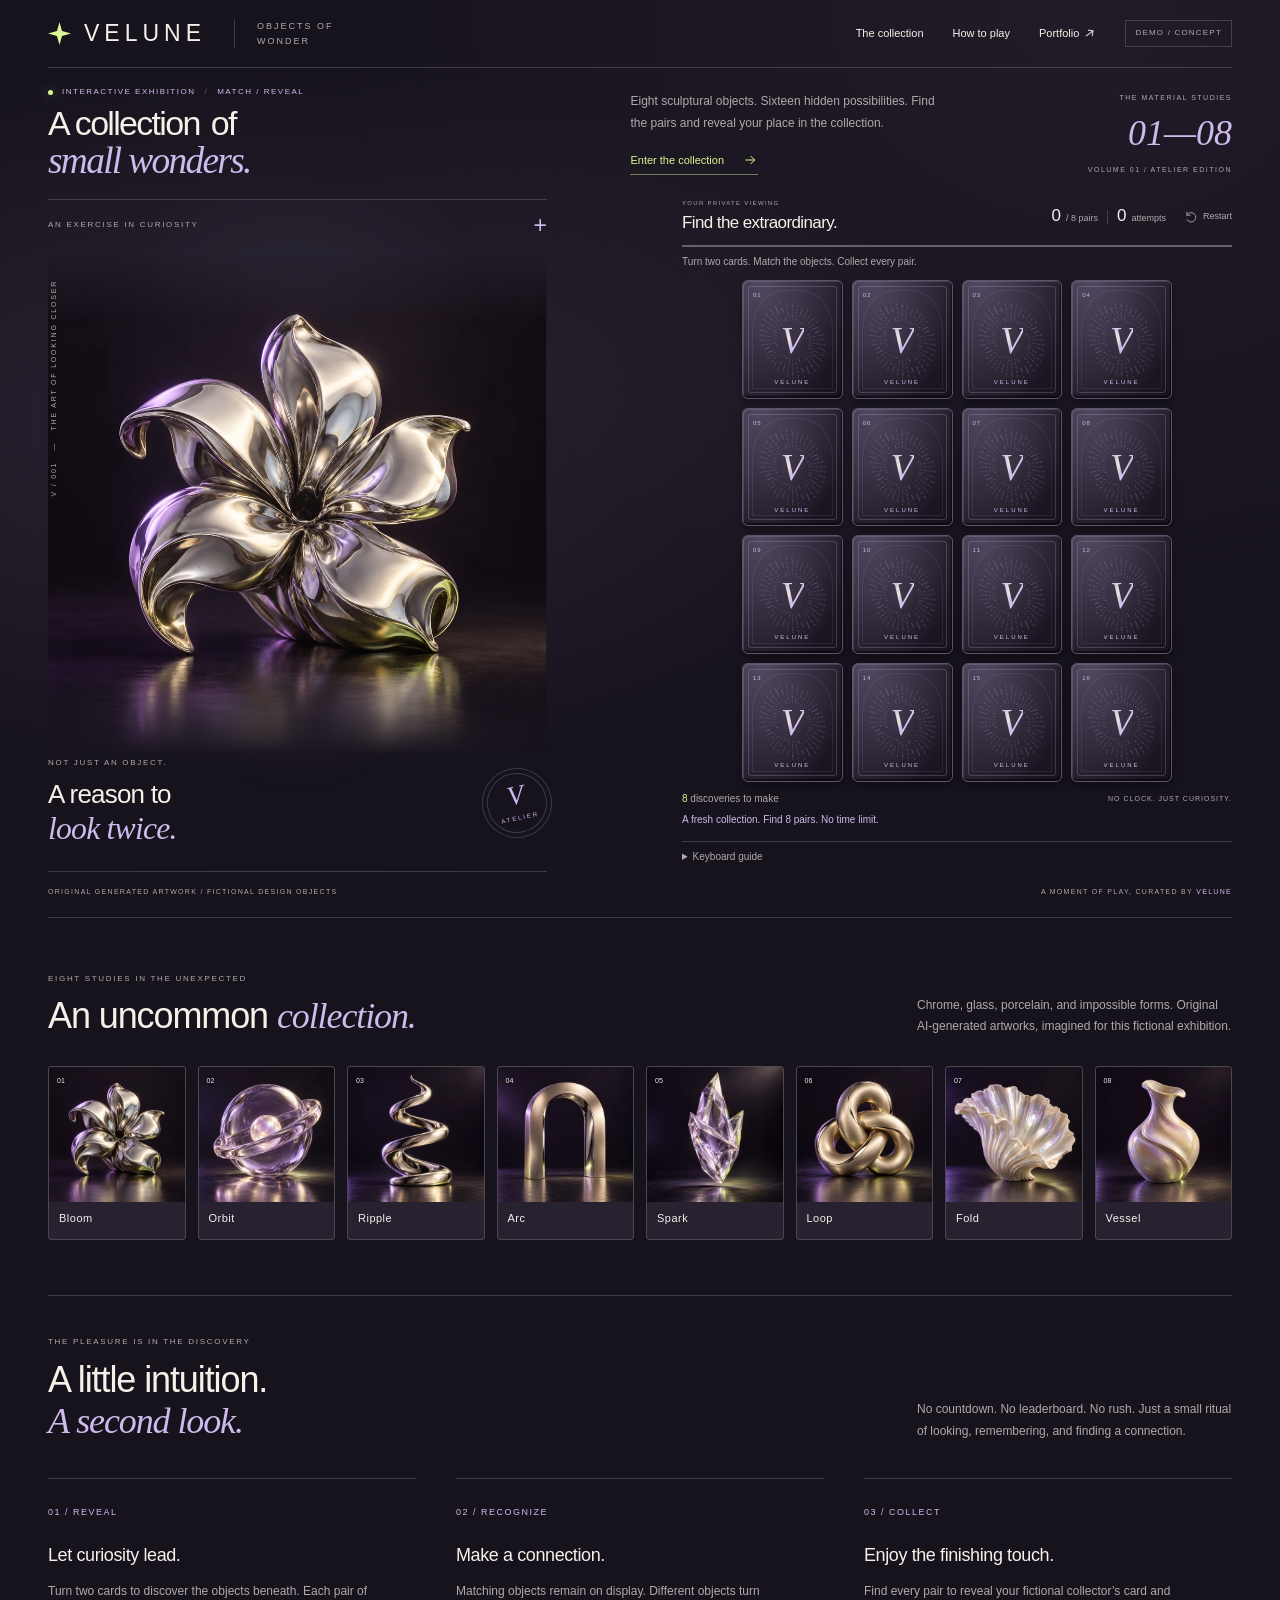
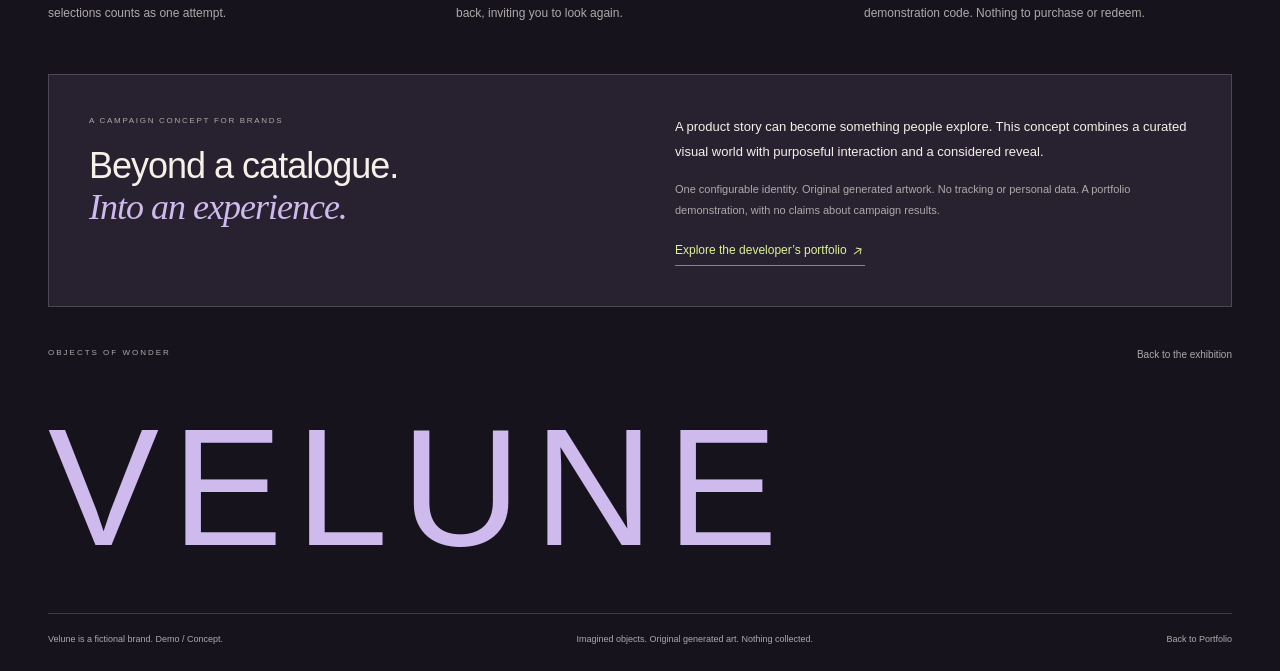
<file: projects/marketing-game/index.html>
<!doctype html>
<html lang="en">
  <head>
    <meta charset="utf-8" />
    <meta name="viewport" content="width=device-width,initial-scale=1" />
    <meta name="theme-color" content="#17131d" />
    <meta
      name="description"
      content="VELUNE is a fictional collectible-art memory campaign. Discover eight original generated sculptures, match their pairs, and reveal a nonredeemable concept reward."
    />
    <title>VELUNE — Objects of wonder · Demo / Concept</title>
    <link
      rel="canonical"
      href="https://egesarpyazici.github.io/web-demos/projects/marketing-game/"
    />
    <meta property="og:type" content="website" />
    <meta
      property="og:url"
      content="https://egesarpyazici.github.io/web-demos/projects/marketing-game/"
    />
    <meta
      property="og:title"
      content="VELUNE — Objects of wonder · Demo / Concept"
    />
    <meta
      property="og:description"
      content="VELUNE is a fictional collectible-art memory campaign. Discover eight original generated sculptures, match their pairs, and reveal a nonredeemable concept reward."
    />
    <link rel="icon" href="assets/favicon.svg" type="image/svg+xml" />
    <link rel="stylesheet" href="assets/style.css" />
    <script src="assets/game-logic.js" defer></script>
    <script src="assets/app.js" defer></script>
  </head>
  <body>
    <svg
      class="svg-library"
      aria-hidden="true"
      xmlns="http://www.w3.org/2000/svg"
    >
      <defs>
        <symbol id="arrow" viewBox="0 0 24 24">
          <path
            d="M5 12h14m-6-6 6 6-6 6"
            fill="none"
            stroke="currentColor"
            stroke-width="1.5"
          />
        </symbol>
        <symbol id="reset-icon" viewBox="0 0 24 24">
          <path
            d="M5 9a8 8 0 1 1 0 7M5 3v6h6"
            fill="none"
            stroke="currentColor"
            stroke-width="1.5"
          />
        </symbol>
      </defs>
    </svg>
    <a class="skip" href="#main">Skip to campaign</a>
    <header class="site-header wrap">
      <a class="brand" href="#main"
        ><span class="brand-mark" aria-hidden="true"></span
        ><span data-brand="logoText">VELUNE</span></a
      ><span class="brand-tagline" data-brand="tagline">Objects of wonder</span>
      <nav aria-label="Campaign navigation">
        <a href="#collection">The collection</a><a href="#how">How to play</a
        ><a href="../../index.html"
          >Portfolio
          <svg class="inline-arrow" aria-hidden="true">
            <use href="#arrow" /></svg
        ></a>
      </nav>
      <span class="demo-tag">DEMO / CONCEPT</span>
    </header>
    <main id="main" tabindex="-1">
      <section class="hero wrap" aria-labelledby="campaign-heading">
        <div class="campaign-intro">
          <div>
            <p class="campaign-label">
              <span class="live-dot" aria-hidden="true"></span>INTERACTIVE
              EXHIBITION <span>/</span>
              <span data-campaign="title">Match / Reveal</span>
            </p>
            <h1 id="campaign-heading">
              <span data-campaign="firstLine">A collection</span>
              <span data-campaign="secondLine">of</span>
              <em data-campaign="finalLine">small wonders.</em>
            </h1>
          </div>
          <div class="intro-description">
            <p data-campaign="description">
              Eight sculptural objects. Sixteen hidden possibilities. Find the
              pairs and reveal your place in the collection.
            </p>
            <a id="play-link" class="play-link" href="#play" hidden
              >Enter the collection
              <svg aria-hidden="true"><use href="#arrow" /></svg
            ></a>
          </div>
          <div class="edition-mark" aria-hidden="true">
            <span>THE MATERIAL STUDIES</span><strong>01—08</strong
            ><span>VOLUME 01 / ATELIER EDITION</span>
          </div>
        </div>
        <div class="exhibition">
          <figure class="featured-object">
            <div class="feature-corner">
              <span class="eyebrow">AN EXERCISE IN CURIOSITY</span
              ><span class="feature-cross" aria-hidden="true">+</span>
            </div>
            <div id="static-art" class="static-art" aria-hidden="true">
              <span>V</span>
            </div>
            <img
              class="hero-art"
              data-artwork="hero"
              width="960"
              height="960"
              alt="Original AI-generated collectible sculpture with reflective materials and theatrical studio lighting"
              fetchpriority="high"
              hidden
            /><span class="feature-coordinate" aria-hidden="true"
              >V / 001 &nbsp; — &nbsp; THE ART OF LOOKING CLOSER</span
            >
            <figcaption>
              <div>
                <span class="eyebrow">NOT JUST AN OBJECT.</span>
                <p>A reason to <em>look twice.</em></p>
              </div>
              <span class="feature-seal" aria-hidden="true"
                ><span data-brand="monogram">V</span
                ><small>ATELIER</small></span
              >
            </figcaption>
          </figure>
          <div class="game-stage" id="play">
            <noscript
              ><div class="nojs">
                <h2>The collection is waiting.</h2>
                <p>
                  Enable JavaScript to explore this memory game. The campaign
                  and its reward are fictional. No purchase, account, or
                  personal information is involved.
                </p>
                <a href="../../index.html">Back to Portfolio</a>
              </div></noscript
            >
            <section
              id="game-shell"
              class="game-shell"
              aria-labelledby="game-heading"
              hidden
            >
              <div class="game-heading">
                <div>
                  <span class="eyebrow">YOUR PRIVATE VIEWING</span>
                  <h2 id="game-heading">Find the extraordinary.</h2>
                </div>
                <span
                  class="collection-number"
                  id="collection-count"
                  aria-hidden="true"
                  >08</span
                >
              </div>
              <div class="game-toolbar">
                <div class="game-stats">
                  <div>
                    <strong id="matched">0</strong
                    ><span>/ <span data-pairs>8</span> pairs</span>
                  </div>
                  <span class="toolbar-divider" aria-hidden="true"></span>
                  <div><strong id="moves">0</strong><span>attempts</span></div>
                </div>
                <button type="button" id="restart">
                  <svg aria-hidden="true"><use href="#reset-icon" /></svg
                  >Restart
                </button>
              </div>
              <label class="sr-only" for="progress">Collection progress</label
              ><progress id="progress" value="0" max="8"></progress>
              <p id="game-instructions" class="game-instructions">
                Turn two cards. Match the objects. Collect every pair.
              </p>
              <div
                id="board"
                class="board"
                role="group"
                aria-label="Memory cards"
                aria-describedby="game-instructions keyboard-help"
              ></div>
              <div class="board-bottom">
                <span><b id="remaining">8</b> discoveries to make</span
                ><span>NO CLOCK. JUST CURIOSITY.</span>
              </div>
              <p
                id="game-status"
                class="game-status"
                role="status"
                aria-live="polite"
                aria-atomic="true"
              ></p>
              <details class="keyboard-help">
                <summary>Keyboard guide</summary>
                <p id="keyboard-help">
                  Tab to a card. Enter or Space reveals it. Arrow keys move
                  between cards; Home and End jump to the first and last.
                  Matched cards remain available to review. Each reveal and
                  match is announced. There is no time limit.
                </p>
              </details>
            </section>
          </div>
        </div>
        <div class="exhibition-caption">
          <span>ORIGINAL GENERATED ARTWORK / FICTIONAL DESIGN OBJECTS</span
          ><span
            >A MOMENT OF PLAY, CURATED BY
            <b data-brand="logoText">VELUNE</b></span
          >
        </div>
      </section>
      <section
        id="reward"
        class="reward wrap"
        aria-labelledby="reward-title"
        hidden
      >
        <div class="reward-art">
          <div class="reward-collectible">
            <span class="reward-card-header"
              ><span data-brand="logoText">VELUNE</span
              ><span>COMPLETE / 01</span></span
            ><img
              data-artwork="reward"
              width="960"
              height="960"
              alt="Original generated collectible sculpture presented on a commemorative concept card"
              loading="lazy"
              hidden
            />
            <div class="reward-card-bottom">
              <span>THE COLLECTOR’S EDITION</span
              ><strong
                >Nothing ordinary.<br /><em>Everything discovered.</em></strong
              ><small>ILLUSTRATIVE COLLECTIBLE / NO MONETARY VALUE</small>
            </div>
          </div>
          <span class="reward-floor" aria-hidden="true"></span>
        </div>
        <div class="reward-content">
          <span class="eyebrow">THE COLLECTION IS YOURS TO REMEMBER</span>
          <p class="completion-detail">
            All <span data-pairs>8</span> pairs discovered in
            <span id="reward-attempts">0</span> attempts.
          </p>
          <h2 id="reward-title" tabindex="-1" data-reward="headline">
            A collection, completed. A moment, yours.
          </h2>
          <p data-reward="description">
            A fictional keepsake from this concept.
          </p>
          <div class="reward-ticket">
            <span>YOUR FICTIONAL CAMPAIGN CODE</span
            ><strong data-reward="code">VELUNE-DEMO</strong
            ><span class="ticket-stamp" aria-hidden="true">DEMO<br />ONLY</span>
          </div>
          <div class="reward-actions">
            <button type="button" class="button" id="copy-code">
              Copy demo code
              <svg aria-hidden="true"><use href="#arrow" /></svg></button
            ><button type="button" class="text-button" id="play-again">
              Play again
              <svg aria-hidden="true"><use href="#reset-icon" /></svg>
            </button>
          </div>
          <p id="copy-status" class="copy-status" role="status"></p>
          <div id="manual-copy" hidden>
            <label for="copy-field"
              >Select and copy this demonstration code</label
            ><input id="copy-field" type="text" readonly />
          </div>
          <p class="reward-disclosure">
            Portfolio concept only. Not a redeemable coupon or a real offer. No
            purchase, prize fulfillment, or monetary value.
          </p>
        </div>
      </section>
      <section
        id="collection"
        class="collection-section wrap"
        aria-labelledby="collection-heading"
      >
        <div class="section-heading">
          <div>
            <span class="eyebrow">EIGHT STUDIES IN THE UNEXPECTED</span>
            <h2 id="collection-heading">An uncommon <em>collection.</em></h2>
          </div>
          <p>
            Chrome, glass, porcelain, and impossible forms. Original
            AI-generated artworks, imagined for this fictional exhibition.
          </p>
        </div>
        <ol id="object-collection" class="object-collection"></ol>
        <noscript
          ><p class="collection-fallback">
            The collection includes Bloom, Orbit, Ripple, Arc, Spark, Loop,
            Fold, and Vessel. Enable JavaScript to view the collectible artwork
            and play.
          </p></noscript
        >
      </section>
      <section id="how" class="how wrap" aria-labelledby="how-heading">
        <div class="section-heading">
          <div>
            <span class="eyebrow">THE PLEASURE IS IN THE DISCOVERY</span>
            <h2 id="how-heading">
              A little intuition.<br /><em>A second look.</em>
            </h2>
          </div>
          <p>
            No countdown. No leaderboard. No rush. Just a small ritual of
            looking, remembering, and finding a connection.
          </p>
        </div>
        <ol class="steps">
          <li>
            <span>01 / REVEAL</span>
            <h3>Let curiosity lead.</h3>
            <p>
              Turn two cards to discover the objects beneath. Each pair of
              selections counts as one attempt.
            </p>
          </li>
          <li>
            <span>02 / RECOGNIZE</span>
            <h3>Make a connection.</h3>
            <p>
              Matching objects remain on display. Different objects turn back,
              inviting you to look again.
            </p>
          </li>
          <li>
            <span>03 / COLLECT</span>
            <h3>Enjoy the finishing touch.</h3>
            <p>
              Find every pair to reveal your fictional collector’s card and
              demonstration code. Nothing to purchase or redeem.
            </p>
          </li>
        </ol>
      </section>
      <aside class="brand-story wrap" aria-labelledby="story-heading">
        <div>
          <span class="eyebrow">A CAMPAIGN CONCEPT FOR BRANDS</span>
          <h2 id="story-heading">
            Beyond a catalogue.<br /><em>Into an experience.</em>
          </h2>
        </div>
        <div>
          <p>
            A product story can become something people explore. This concept
            combines a curated visual world with purposeful interaction and a
            considered reveal.
          </p>
          <p class="story-note">
            One configurable identity. Original generated artwork. No tracking
            or personal data. A portfolio demonstration, with no claims about
            campaign results.
          </p>
          <a href="../../index.html"
            >Explore the developer’s portfolio
            <svg class="inline-arrow" aria-hidden="true">
              <use href="#arrow" /></svg
          ></a>
        </div>
      </aside>
    </main>
    <footer class="site-footer wrap">
      <div class="footer-top">
        <span data-brand="tagline">Objects of wonder</span
        ><a href="#main">Back to the exhibition</a>
      </div>
      <p class="footer-wordmark" data-brand="logoText" aria-hidden="true">
        VELUNE
      </p>
      <div class="footer-bottom">
        <span
          ><span data-brand="name">Velune</span> is a fictional brand. Demo /
          Concept.</span
        ><span
          >Imagined objects. Original generated art. Nothing collected.</span
        ><a href="../../index.html">Back to Portfolio</a>
      </div>
    </footer>
  </body>
</html>
</file>
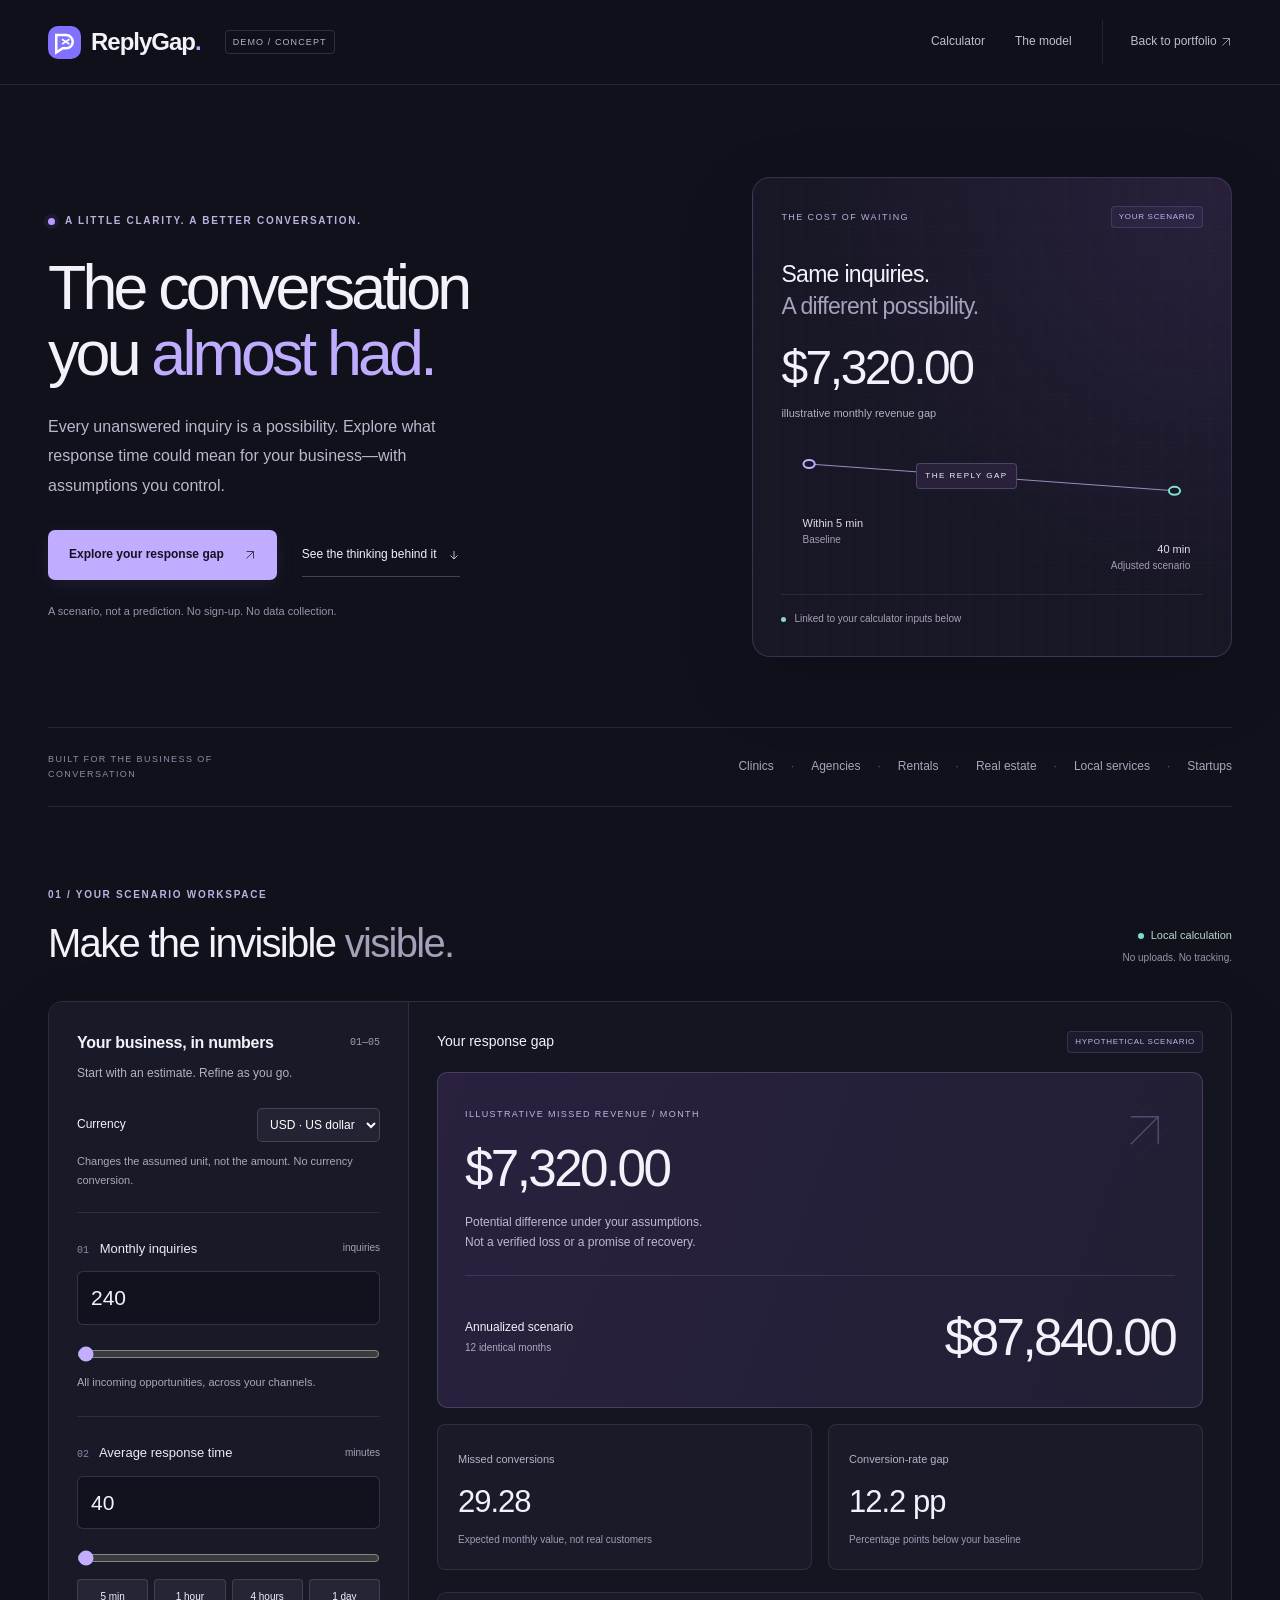
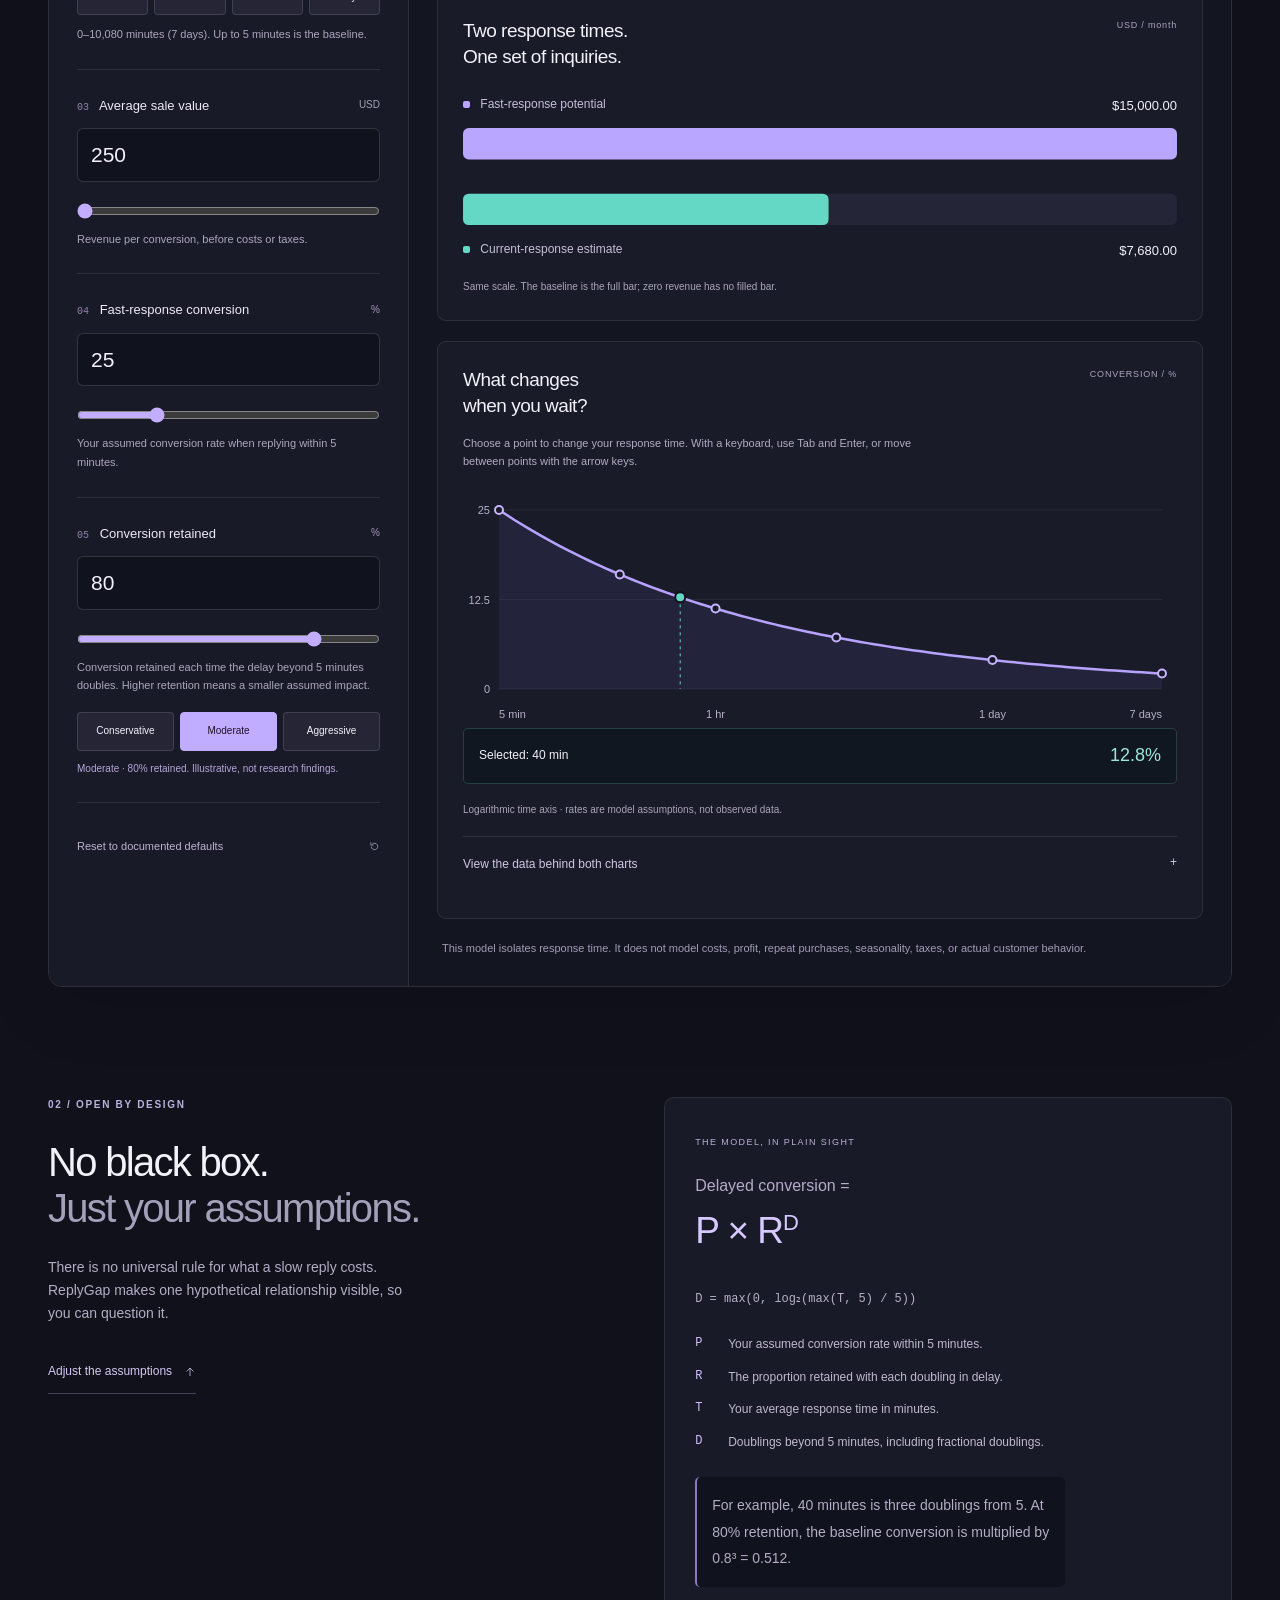
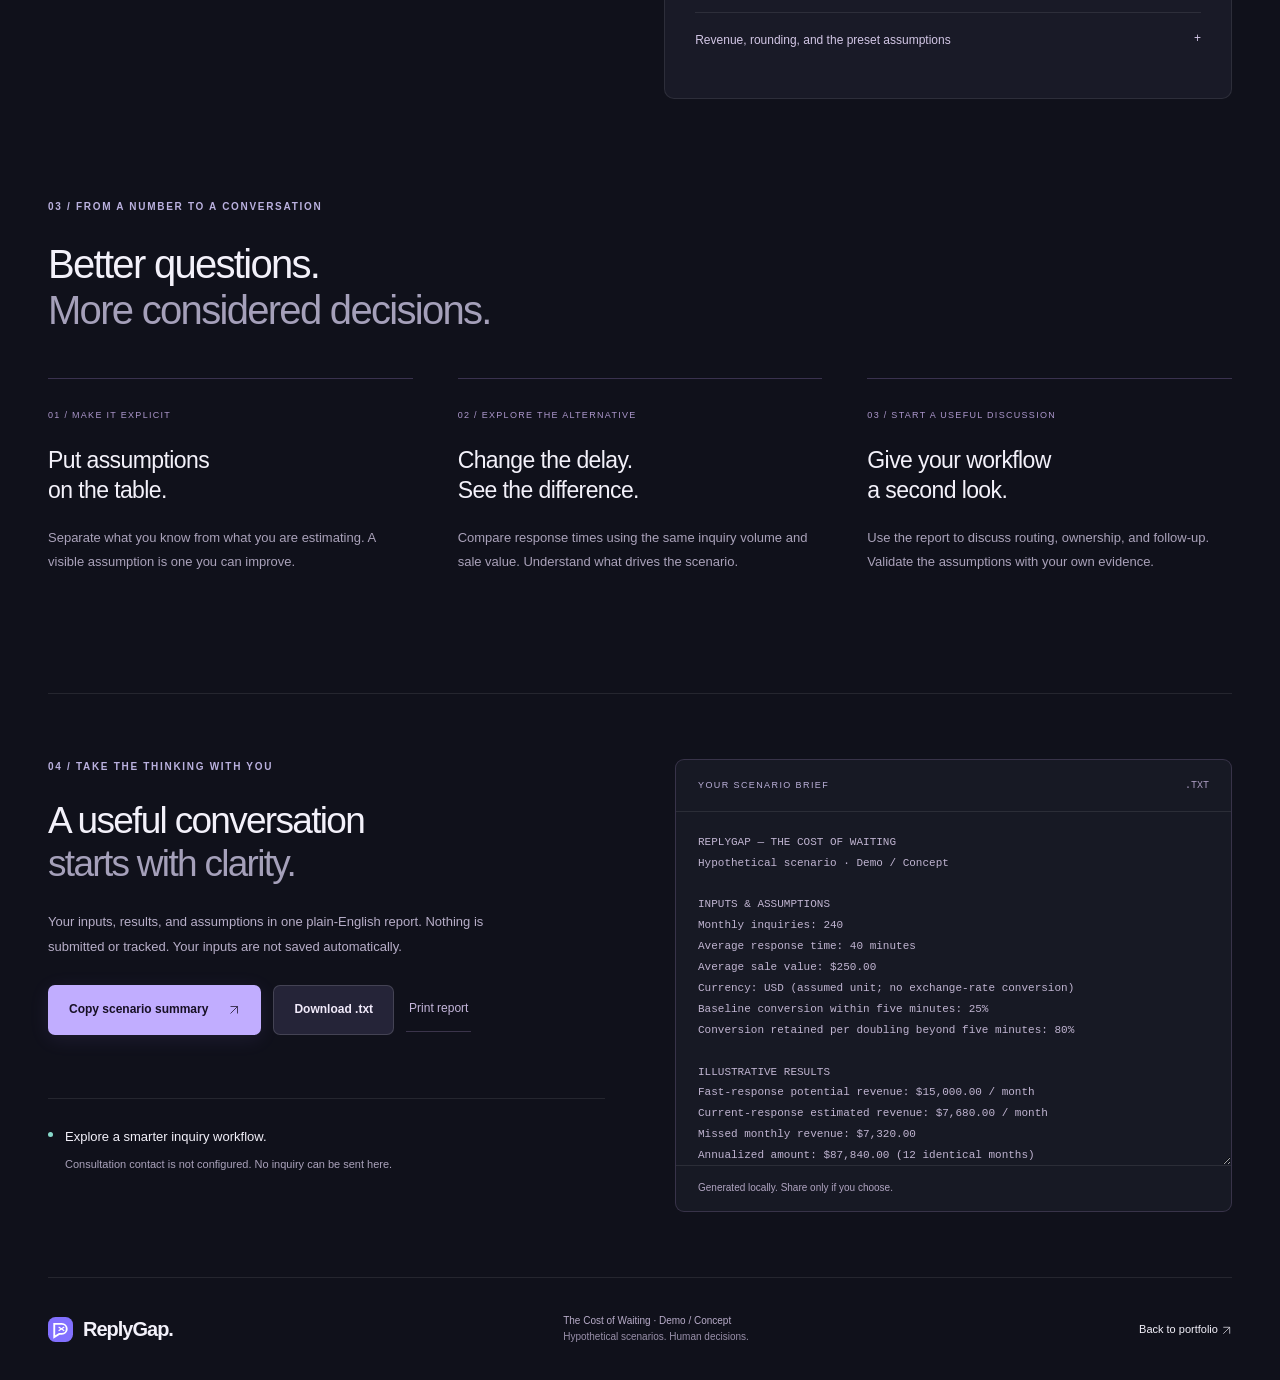
<file: projects/missed-inquiries/index.html>
<!doctype html>
<html lang="en">
  <head>
    <meta charset="utf-8" />
    <meta name="viewport" content="width=device-width,initial-scale=1" />
    <meta name="theme-color" content="#10111b" />
    <meta
      name="description"
      content="ReplyGap is an interactive hypothetical revenue calculator. Explore response-time assumptions with transparent formulas, live charts, and a private, copyable report."
    />
    <title>ReplyGap — The Cost of Waiting · Demo / Concept</title>
    <link
      rel="canonical"
      href="https://egesarpyazici.github.io/web-demos/projects/missed-inquiries/"
    />
    <meta property="og:type" content="website" />
    <meta
      property="og:url"
      content="https://egesarpyazici.github.io/web-demos/projects/missed-inquiries/"
    />
    <meta
      property="og:title"
      content="ReplyGap — The Cost of Waiting · Demo / Concept"
    />
    <meta
      property="og:description"
      content="ReplyGap is an interactive hypothetical revenue calculator. Explore response-time assumptions with transparent formulas, live charts, and a private, copyable report."
    />
    <link rel="icon" href="assets/favicon.svg" type="image/svg+xml" />
    <link rel="stylesheet" href="assets/style.css" />
    <script src="../../assets/config.js" defer></script>
    <script src="assets/model.js" defer></script>
    <script src="assets/app.js" defer></script>
  </head>
  <body>
    <a class="skip" href="#main">Skip to content</a>
    <header class="header">
      <div class="shell nav">
        <a class="brand" href="#top"
          ><img src="assets/favicon.svg" width="33" height="33" alt="" /><span
            >ReplyGap<span class="brand-dot">.</span></span
          ></a
        ><span class="demo">DEMO / CONCEPT</span>
        <nav aria-label="Main navigation">
          <a href="#calculator">Calculator</a><a href="#method">The model</a
          ><a href="../../index.html"
            >Back to portfolio
            <span aria-hidden="true"
              ><svg
                class="direction-icon"
                viewBox="0 0 24 24"
                fill="none"
                aria-hidden="true"
              >
                <path
                  d="M5 19 19 5M5 5h14v14"
                  stroke="currentColor"
                  stroke-width="1.5"
                /></svg></span
          ></a>
        </nav>
      </div>
    </header>
    <main id="main" tabindex="-1">
      <section class="hero shell" id="top">
        <div class="hero-copy">
          <p class="eyebrow">
            <span class="signal" aria-hidden="true"></span> A LITTLE CLARITY. A
            BETTER CONVERSATION.
          </p>
          <h1>The conversation<br />you <span>almost had.</span></h1>
          <p class="hero-description">
            Every unanswered inquiry is a possibility. Explore what response
            time could mean for your business—with assumptions you control.
          </p>
          <div class="hero-actions">
            <a href="#calculator" class="button primary"
              >Explore your response gap
              <span aria-hidden="true"
                ><svg
                  class="direction-icon"
                  viewBox="0 0 24 24"
                  fill="none"
                  aria-hidden="true"
                >
                  <path
                    d="M5 19 19 5M5 5h14v14"
                    stroke="currentColor"
                    stroke-width="1.5"
                  /></svg></span></a
            ><a class="text-link" href="#method"
              >See the thinking behind it
              <span aria-hidden="true"
                ><svg
                  class="direction-icon"
                  viewBox="0 0 24 24"
                  fill="none"
                  aria-hidden="true"
                >
                  <path
                    d="M12 4v16m-7-7 7 7 7-7"
                    stroke="currentColor"
                    stroke-width="1.5"
                  /></svg></span
            ></a>
          </div>
          <p class="hero-note">
            A scenario, not a prediction. No sign-up. No data collection.
          </p>
        </div>
        <div class="signal-card" aria-labelledby="signal-title">
          <div class="card-top">
            <span class="micro">THE COST OF WAITING</span
            ><span class="scenario-tag">YOUR SCENARIO</span>
          </div>
          <h2 id="signal-title">
            Same inquiries.<br /><span>A different possibility.</span>
          </h2>
          <div class="hero-figure">
            <span data-result="missed">—</span
            ><small>illustrative monthly revenue gap</small>
          </div>
          <div class="signal-visual" aria-hidden="true">
            <svg
              class="signal-spark"
              viewBox="0 0 300 100"
              preserveAspectRatio="none"
              aria-hidden="true"
            >
              <path
                id="signal-line"
                d="M20 25H280"
                fill="none"
                stroke="#9d8abc"
              />
              <circle
                cx="20"
                cy="25"
                r="4"
                fill="#171725"
                stroke="#c3adff"
                stroke-width="2"
              />
              <circle
                id="signal-end"
                cx="280"
                cy="25"
                r="4"
                fill="#171725"
                stroke="#80dfce"
                stroke-width="2"
              />
            </svg>
            <div class="visual-caption first">
              Within 5 min<small>Baseline</small>
            </div>
            <div class="visual-caption last">
              <span id="hero-time">Your response time</span
              ><small>Adjusted scenario</small>
            </div>
            <div class="gap-pill">THE REPLY GAP</div>
          </div>
          <div class="signal-foot">
            <span class="tiny-dot" aria-hidden="true"></span> Linked to your
            calculator inputs below
          </div>
        </div>
      </section>
      <div class="audience shell">
        <span>BUILT FOR THE BUSINESS OF CONVERSATION</span>
        <p>
          Clinics <i>·</i> Agencies <i>·</i> Rentals <i>·</i> Real estate
          <i>·</i> Local services <i>·</i> Startups
        </p>
      </div>
      <section
        class="workspace shell"
        id="calculator"
        aria-labelledby="calculator-title"
      >
        <div class="workspace-top">
          <div>
            <p class="eyebrow">01 / YOUR SCENARIO WORKSPACE</p>
            <h2 id="calculator-title">
              Make the invisible <span>visible.</span>
            </h2>
          </div>
          <div class="workspace-meta">
            <span class="private-mark">Local calculation</span
            ><span>No uploads. No tracking.</span>
          </div>
        </div>
        <noscript
          ><p class="notice">
            JavaScript is needed for live calculations, charts, and report
            actions. The model and its assumptions remain readable below. No
            results are shown until the calculator runs.
          </p></noscript
        >
        <div class="workspace-grid">
          <form id="scenario-form" class="controls-panel" novalidate>
            <fieldset id="input-fields" disabled>
              <legend class="sr-only">Scenario inputs</legend>
              <div class="panel-heading">
                <h3>Your business, in numbers</h3>
                <span class="step-badge">01—05</span>
              </div>
              <p class="panel-intro">
                Start with an estimate. Refine as you go.
              </p>
              <div class="currency-row">
                <label for="currency">Currency</label
                ><select
                  id="currency"
                  aria-describedby="currency-hint currency-error"
                >
                  <option value="USD">USD · US dollar</option>
                  <option value="EUR">EUR · Euro</option>
                  <option value="GBP">GBP · Pound</option>
                </select>
              </div>
              <p class="hint" id="currency-hint">
                Changes the assumed unit, not the amount. No currency
                conversion.
              </p>
              <p class="error" id="currency-error" hidden></p>
              <div class="control" data-control="inquiries">
                <div class="control-title">
                  <label for="inquiries"
                    ><span>01</span> Monthly inquiries</label
                  ><span class="unit">inquiries</span>
                </div>
                <input
                  id="inquiries"
                  type="number"
                  inputmode="numeric"
                  aria-describedby="inquiries-hint inquiries-error"
                /><label class="sr-only" for="inquiries-range"
                  >Monthly inquiries slider</label
                ><input
                  id="inquiries-range"
                  type="range"
                  aria-describedby="inquiries-hint inquiries-error"
                />
                <p class="hint" id="inquiries-hint">
                  All incoming opportunities, across your channels.
                </p>
                <p class="error" id="inquiries-error" hidden></p>
              </div>
              <div class="control" data-control="minutes">
                <div class="control-title">
                  <label for="minutes"
                    ><span>02</span> Average response time</label
                  ><span class="unit">minutes</span>
                </div>
                <input
                  id="minutes"
                  type="number"
                  inputmode="numeric"
                  aria-describedby="minutes-hint minutes-error"
                /><label class="sr-only" for="minutes-range"
                  >Response time slider, minutes</label
                ><input
                  id="minutes-range"
                  type="range"
                  aria-describedby="minutes-hint minutes-error"
                />
                <div
                  class="time-presets"
                  role="group"
                  aria-label="Response time presets"
                >
                  <button type="button" data-time="5">5 min</button
                  ><button type="button" data-time="60">1 hour</button
                  ><button type="button" data-time="240">4 hours</button
                  ><button type="button" data-time="1440">1 day</button>
                </div>
                <p class="hint" id="minutes-hint">
                  0–10,080 minutes (7 days). Up to 5 minutes is the baseline.
                </p>
                <p class="error" id="minutes-error" hidden></p>
              </div>
              <div class="control" data-control="value">
                <div class="control-title">
                  <label for="value"><span>03</span> Average sale value</label
                  ><span class="unit" id="value-unit">USD</span>
                </div>
                <input
                  id="value"
                  type="number"
                  inputmode="decimal"
                  aria-describedby="value-hint value-error"
                /><label class="sr-only" for="value-range"
                  >Average sale value slider</label
                ><input
                  id="value-range"
                  type="range"
                  aria-describedby="value-hint value-error"
                />
                <p class="hint" id="value-hint">
                  Revenue per conversion, before costs or taxes.
                </p>
                <p class="error" id="value-error" hidden></p>
              </div>
              <div class="control" data-control="conversion">
                <div class="control-title">
                  <label for="conversion"
                    ><span>04</span> Fast-response conversion</label
                  ><span class="unit">%</span>
                </div>
                <input
                  id="conversion"
                  type="number"
                  inputmode="decimal"
                  aria-describedby="conversion-hint conversion-error"
                /><label class="sr-only" for="conversion-range"
                  >Baseline conversion rate slider, percent</label
                ><input
                  id="conversion-range"
                  type="range"
                  aria-describedby="conversion-hint conversion-error"
                />
                <p class="hint" id="conversion-hint">
                  Your assumed conversion rate when replying within 5 minutes.
                </p>
                <p class="error" id="conversion-error" hidden></p>
              </div>
              <div class="control assumption-control" data-control="retention">
                <div class="control-title">
                  <label for="retention"
                    ><span>05</span> Conversion retained</label
                  ><span class="unit">%</span>
                </div>
                <input
                  id="retention"
                  type="number"
                  inputmode="numeric"
                  aria-describedby="retention-hint retention-error"
                /><label class="sr-only" for="retention-range"
                  >Retention per doubling slider, percent</label
                ><input
                  id="retention-range"
                  type="range"
                  aria-describedby="retention-hint retention-error"
                />
                <p class="hint" id="retention-hint">
                  Conversion retained each time the delay beyond 5 minutes
                  doubles. Higher retention means a smaller assumed impact.
                </p>
                <div
                  class="assumptions"
                  role="group"
                  aria-label="Illustrative retention assumptions"
                >
                  <button type="button" data-preset="conservative">
                    Conservative</button
                  ><button type="button" data-preset="moderate">Moderate</button
                  ><button type="button" data-preset="aggressive">
                    Aggressive
                  </button>
                </div>
                <p class="preset-note" id="preset-note">
                  Illustrative assumptions, not research findings.
                </p>
                <p class="error" id="retention-error" hidden></p>
              </div>
              <button type="button" class="reset" id="reset">
                Reset to documented defaults
                <span aria-hidden="true"
                  ><svg
                    class="direction-icon"
                    viewBox="0 0 24 24"
                    fill="none"
                    aria-hidden="true"
                  >
                    <path
                      d="M5 12a7 7 0 1 0 2-5M4 3v6h6"
                      stroke="currentColor"
                      stroke-width="1.5"
                    /></svg
                ></span>
              </button>
            </fieldset>
          </form>
          <div class="results-panel" id="results" tabindex="-1">
            <div class="results-heading">
              <h3>Your response gap</h3>
              <span id="result-state" class="scenario-tag"
                >WAITING FOR CALCULATOR</span
              >
            </div>
            <p id="invalid-notice" class="notice" hidden>
              Check the highlighted inputs. Results and report actions are
              unavailable until every input is valid.
            </p>
            <div class="primary-result">
              <div>
                <span class="micro">ILLUSTRATIVE MISSED REVENUE / MONTH</span
                ><strong data-result="missed">—</strong>
                <p>
                  Potential difference under your assumptions.<br />Not a
                  verified loss or a promise of recovery.
                </p>
              </div>
              <svg
                class="result-emblem"
                viewBox="0 0 80 80"
                fill="none"
                aria-hidden="true"
              >
                <path
                  d="M20 60 60 20M20 20h40v40"
                  stroke="currentColor"
                  stroke-width="2"
                />
                <path
                  d="M4 44 44 4M36 76 76 36"
                  stroke="currentColor"
                  opacity=".25"
                />
              </svg>
              <div class="annual-line">
                <span
                  >Annualized scenario <small>12 identical months</small></span
                ><strong data-result="annual">—</strong>
              </div>
            </div>
            <div class="kpi-grid">
              <div class="kpi">
                <span>Missed conversions</span
                ><strong data-result="conversions">—</strong
                ><small>Expected monthly value, not real customers</small>
              </div>
              <div class="kpi">
                <span>Conversion-rate gap</span
                ><strong data-result="difference">—</strong
                ><small>Percentage points below your baseline</small>
              </div>
            </div>
            <div class="chart-card">
              <div class="chart-heading">
                <h3>Two response times.<br />One set of inquiries.</h3>
                <span class="chart-unit" data-currency>USD / month</span>
              </div>
              <div class="revenue-label">
                <span><i class="key baseline"></i> Fast-response potential</span
                ><strong data-result="potential">—</strong>
              </div>
              <svg
                id="revenue-chart"
                viewBox="0 0 500 70"
                role="img"
                aria-labelledby="revenue-title revenue-desc"
              >
                <title id="revenue-title">Monthly revenue comparison</title>
                <desc id="revenue-desc">
                  Enter valid inputs to compare hypothetical revenues.
                </desc>
                <rect
                  x="0"
                  y="0"
                  width="500"
                  height="22"
                  rx="4"
                  fill="#242638"
                />
                <rect
                  x="0"
                  y="0"
                  id="potential-bar"
                  width="0"
                  height="22"
                  rx="4"
                  fill="#b8a6ff"
                />
                <rect
                  x="0"
                  y="46"
                  width="500"
                  height="22"
                  rx="4"
                  fill="#242638"
                />
                <rect
                  x="0"
                  y="46"
                  id="current-bar"
                  width="0"
                  height="22"
                  rx="4"
                  fill="#64d8c5"
                />
              </svg>
              <div class="revenue-label current">
                <span
                  ><i class="key current-key"></i> Current-response
                  estimate</span
                ><strong data-result="current">—</strong>
              </div>
              <p class="chart-foot">
                Same scale. The baseline is the full bar; zero revenue has no
                filled bar.
              </p>
            </div>
            <div class="chart-card curve-card">
              <div class="chart-heading">
                <h3>What changes<br />when you wait?</h3>
                <span class="chart-unit">CONVERSION / %</span>
              </div>
              <p class="chart-intro">
                Choose a point to change your response time. With a keyboard,
                use Tab and Enter, or move between points with the arrow keys.
              </p>
              <div id="curve-wrap">
                <svg
                  id="curve-chart"
                  role="group"
                  aria-labelledby="curve-title curve-desc"
                >
                  <title id="curve-title">
                    Hypothetical conversion by response time
                  </title>
                  <desc id="curve-desc">
                    The horizontal axis uses a logarithmic time scale from five
                    minutes to seven days. Points set the response time.
                  </desc>
                  <g id="curve-grid"></g>
                  <path id="curve-area" fill="#8a72ff16" />
                  <path
                    id="curve-line"
                    fill="none"
                    stroke="#b7a3ff"
                    stroke-width="2.5"
                  />
                  <g id="curve-points"></g>
                  <line
                    id="selected-line"
                    stroke="#64d8c5"
                    stroke-dasharray="3 4"
                  />
                  <circle
                    id="selected-point"
                    r="5"
                    fill="#64d8c5"
                    stroke="#10111b"
                    stroke-width="2"
                  />
                </svg>
              </div>
              <div class="curve-readout">
                <span id="curve-selection">Your selected response time</span
                ><strong data-result="delayed">—</strong>
              </div>
              <p class="chart-foot">
                Logarithmic time axis · rates are model assumptions, not
                observed data.
              </p>
              <details class="table-details">
                <summary>View the data behind both charts</summary>
                <div
                  class="table-scroll"
                  tabindex="0"
                  role="region"
                  aria-label="Scenario chart data"
                >
                  <table>
                    <caption>
                      Hypothetical response-time scenarios
                    </caption>
                    <thead>
                      <tr>
                        <th scope="col">Response</th>
                        <th scope="col">Conversion</th>
                        <th scope="col">Revenue / month</th>
                        <th scope="col">Gap / month</th>
                      </tr>
                    </thead>
                    <tbody id="chart-table"></tbody>
                  </table>
                </div>
              </details>
            </div>
            <p class="results-disclaimer">
              This model isolates response time. It does not model costs,
              profit, repeat purchases, seasonality, taxes, or actual customer
              behavior.
            </p>
            <p
              id="live-status"
              class="sr-only"
              role="status"
              aria-live="polite"
              aria-atomic="true"
            ></p>
          </div>
        </div>
      </section>
      <section class="method shell" id="method">
        <div>
          <p class="eyebrow">02 / OPEN BY DESIGN</p>
          <h2>No black box.<br /><span>Just your assumptions.</span></h2>
          <p>
            There is no universal rule for what a slow reply costs. ReplyGap
            makes one hypothetical relationship visible, so you can question it.
          </p>
          <a href="#calculator" class="text-link"
            >Adjust the assumptions
            <span aria-hidden="true"
              ><svg
                class="direction-icon"
                viewBox="0 0 24 24"
                fill="none"
                aria-hidden="true"
              >
                <path
                  d="M12 20V4m-7 7 7-7 7 7"
                  stroke="currentColor"
                  stroke-width="1.5"
                /></svg></span
          ></a>
        </div>
        <div class="formula-card">
          <span class="micro">THE MODEL, IN PLAIN SIGHT</span>
          <div class="formula">
            Delayed conversion = <b>P × R<sup>D</sup></b>
          </div>
          <p><code>D = max(0, log₂(max(T, 5) / 5))</code></p>
          <dl>
            <div>
              <dt>P</dt>
              <dd>Your assumed conversion rate within 5 minutes.</dd>
            </div>
            <div>
              <dt>R</dt>
              <dd>The proportion retained with each doubling in delay.</dd>
            </div>
            <div>
              <dt>T</dt>
              <dd>Your average response time in minutes.</dd>
            </div>
            <div>
              <dt>D</dt>
              <dd>
                Doublings beyond 5 minutes, including fractional doublings.
              </dd>
            </div>
          </dl>
          <p class="formula-example">
            For example, 40 minutes is three doublings from 5. At 80% retention,
            the baseline conversion is multiplied by 0.8³ = 0.512.
          </p>
          <details>
            <summary>Revenue, rounding, and the preset assumptions</summary>
            <p>
              Revenue is monthly inquiries × conversion rate × average sale
              value. We round each revenue to cents, then subtract current from
              fast-response revenue. Annualization multiplies that monthly gap
              by 12, assuming unchanged inputs. Fractional conversions are
              expected values.
            </p>
            <p>
              Conservative retains 90%, Moderate 80%, and Aggressive 60% per
              doubling. These presets change retention only. They are
              illustrative choices, not findings from research. At 100%
              retention, delay has no modeled effect.
            </p>
            <p>
              Defaults: 240 inquiries, 40 minutes, 250 USD per sale, 25%
              baseline conversion, and 80% retention. Currency changes the unit
              and formatting only.
            </p>
          </details>
        </div>
      </section>
      <section class="value-section shell">
        <div class="section-head">
          <p class="eyebrow">03 / FROM A NUMBER TO A CONVERSATION</p>
          <h2>
            Better questions.<br /><span>More considered decisions.</span>
          </h2>
        </div>
        <div class="value-grid">
          <article>
            <span class="value-number">01 / MAKE IT EXPLICIT</span>
            <h3>Put assumptions<br />on the table.</h3>
            <p>
              Separate what you know from what you are estimating. A visible
              assumption is one you can improve.
            </p>
          </article>
          <article>
            <span class="value-number">02 / EXPLORE THE ALTERNATIVE</span>
            <h3>Change the delay.<br />See the difference.</h3>
            <p>
              Compare response times using the same inquiry volume and sale
              value. Understand what drives the scenario.
            </p>
          </article>
          <article>
            <span class="value-number">03 / START A USEFUL DISCUSSION</span>
            <h3>Give your workflow<br />a second look.</h3>
            <p>
              Use the report to discuss routing, ownership, and follow-up.
              Validate the assumptions with your own evidence.
            </p>
          </article>
        </div>
      </section>
      <section class="report-section shell" id="report">
        <div>
          <p class="eyebrow">04 / TAKE THE THINKING WITH YOU</p>
          <h2>A useful conversation<br /><span>starts with clarity.</span></h2>
          <p>
            Your inputs, results, and assumptions in one plain-English report.
            Nothing is submitted or tracked. Your inputs are not saved
            automatically.
          </p>
          <div class="report-actions">
            <button class="button primary" id="copy" disabled>
              Copy scenario summary
              <span aria-hidden="true"
                ><svg
                  class="direction-icon"
                  viewBox="0 0 24 24"
                  fill="none"
                  aria-hidden="true"
                >
                  <path
                    d="M5 19 19 5M5 5h14v14"
                    stroke="currentColor"
                    stroke-width="1.5"
                  /></svg
              ></span></button
            ><button class="button secondary" id="download" disabled>
              Download .txt</button
            ><button class="text-button" id="print" disabled>
              Print report
            </button>
          </div>
          <p id="copy-status" role="status" aria-live="polite"></p>
          <div class="consultation">
            <span class="tiny-dot" aria-hidden="true"></span>
            <div>
              <strong>Explore a smarter inquiry workflow.</strong>
              <p id="contact-unavailable">
                Consultation contact is not configured. No inquiry can be sent
                here.
              </p>
              <a id="contact-link" hidden
                >Request a consultation by email
                <span aria-hidden="true"
                  ><svg
                    class="direction-icon"
                    viewBox="0 0 24 24"
                    fill="none"
                    aria-hidden="true"
                  >
                    <path
                      d="M5 19 19 5M5 5h14v14"
                      stroke="currentColor"
                      stroke-width="1.5"
                    /></svg></span
              ></a>
            </div>
          </div>
        </div>
        <div class="report-preview">
          <div class="report-top">
            <span class="micro">YOUR SCENARIO BRIEF</span
            ><span class="file-tag">.TXT</span>
          </div>
          <label class="sr-only" for="summary">Read-only scenario summary</label
          ><textarea
            id="summary"
            readonly
            rows="15"
            placeholder="Your report appears when the calculator runs."
          ></textarea
          ><span class="report-footer"
            >Generated locally. Share only if you choose.</span
          >
        </div>
      </section>
    </main>
    <aside class="mobile-result" aria-label="Live mobile result" hidden>
      <div>
        <small>Illustrative monthly gap</small
        ><strong data-result="missed">—</strong>
      </div>
      <a href="#results"
        >View results
        <span aria-hidden="true"
          ><svg
            class="direction-icon"
            viewBox="0 0 24 24"
            fill="none"
            aria-hidden="true"
          >
            <path
              d="M12 4v16m-7-7 7 7 7-7"
              stroke="currentColor"
              stroke-width="1.5"
            /></svg></span
      ></a>
    </aside>
    <footer class="shell footer">
      <a class="brand" href="#top"
        ><img src="assets/favicon.svg" width="25" height="25" alt="" /><span
          >ReplyGap.</span
        ></a
      >
      <p>
        The Cost of Waiting · Demo / Concept<br /><span
          >Hypothetical scenarios. Human decisions.</span
        >
      </p>
      <a href="../../index.html"
        >Back to portfolio
        <span aria-hidden="true"
          ><svg
            class="direction-icon"
            viewBox="0 0 24 24"
            fill="none"
            aria-hidden="true"
          >
            <path
              d="M5 19 19 5M5 5h14v14"
              stroke="currentColor"
              stroke-width="1.5"
            /></svg></span
      ></a>
    </footer>
  </body>
</html>
</file>
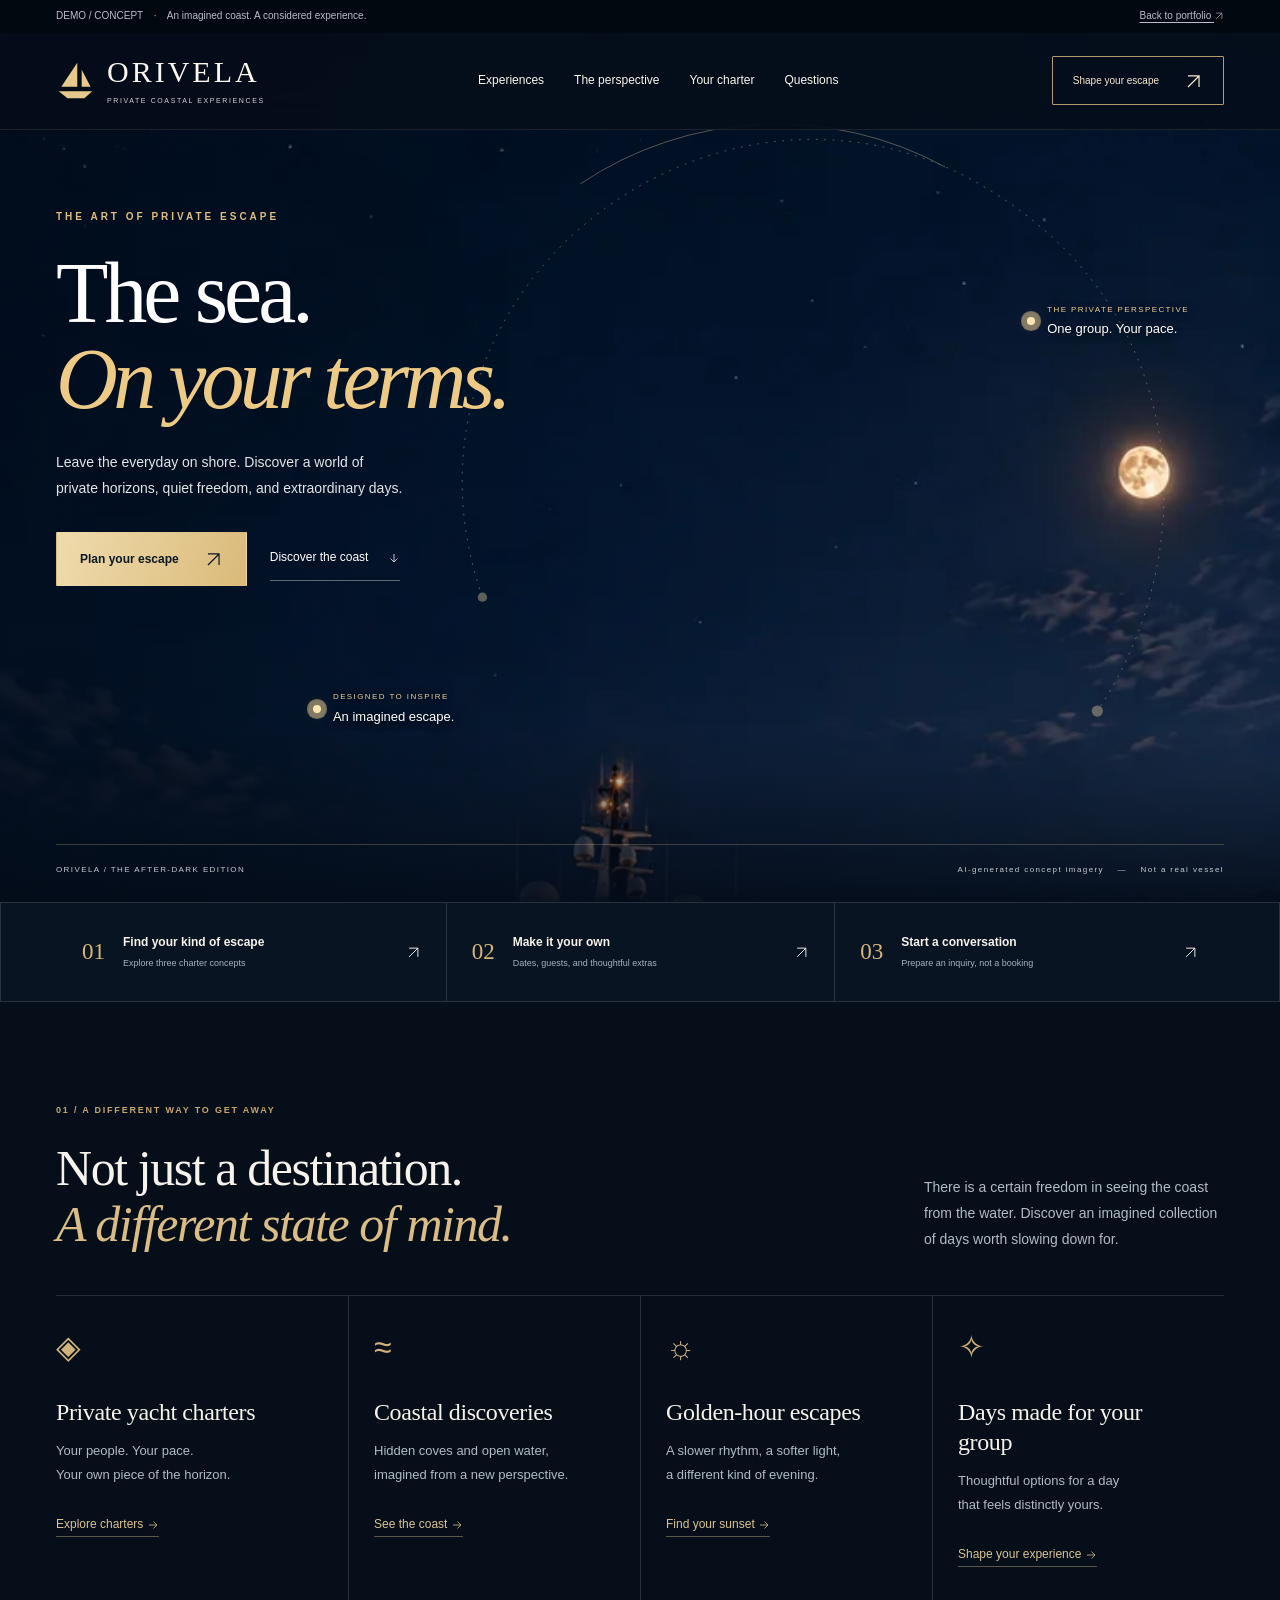
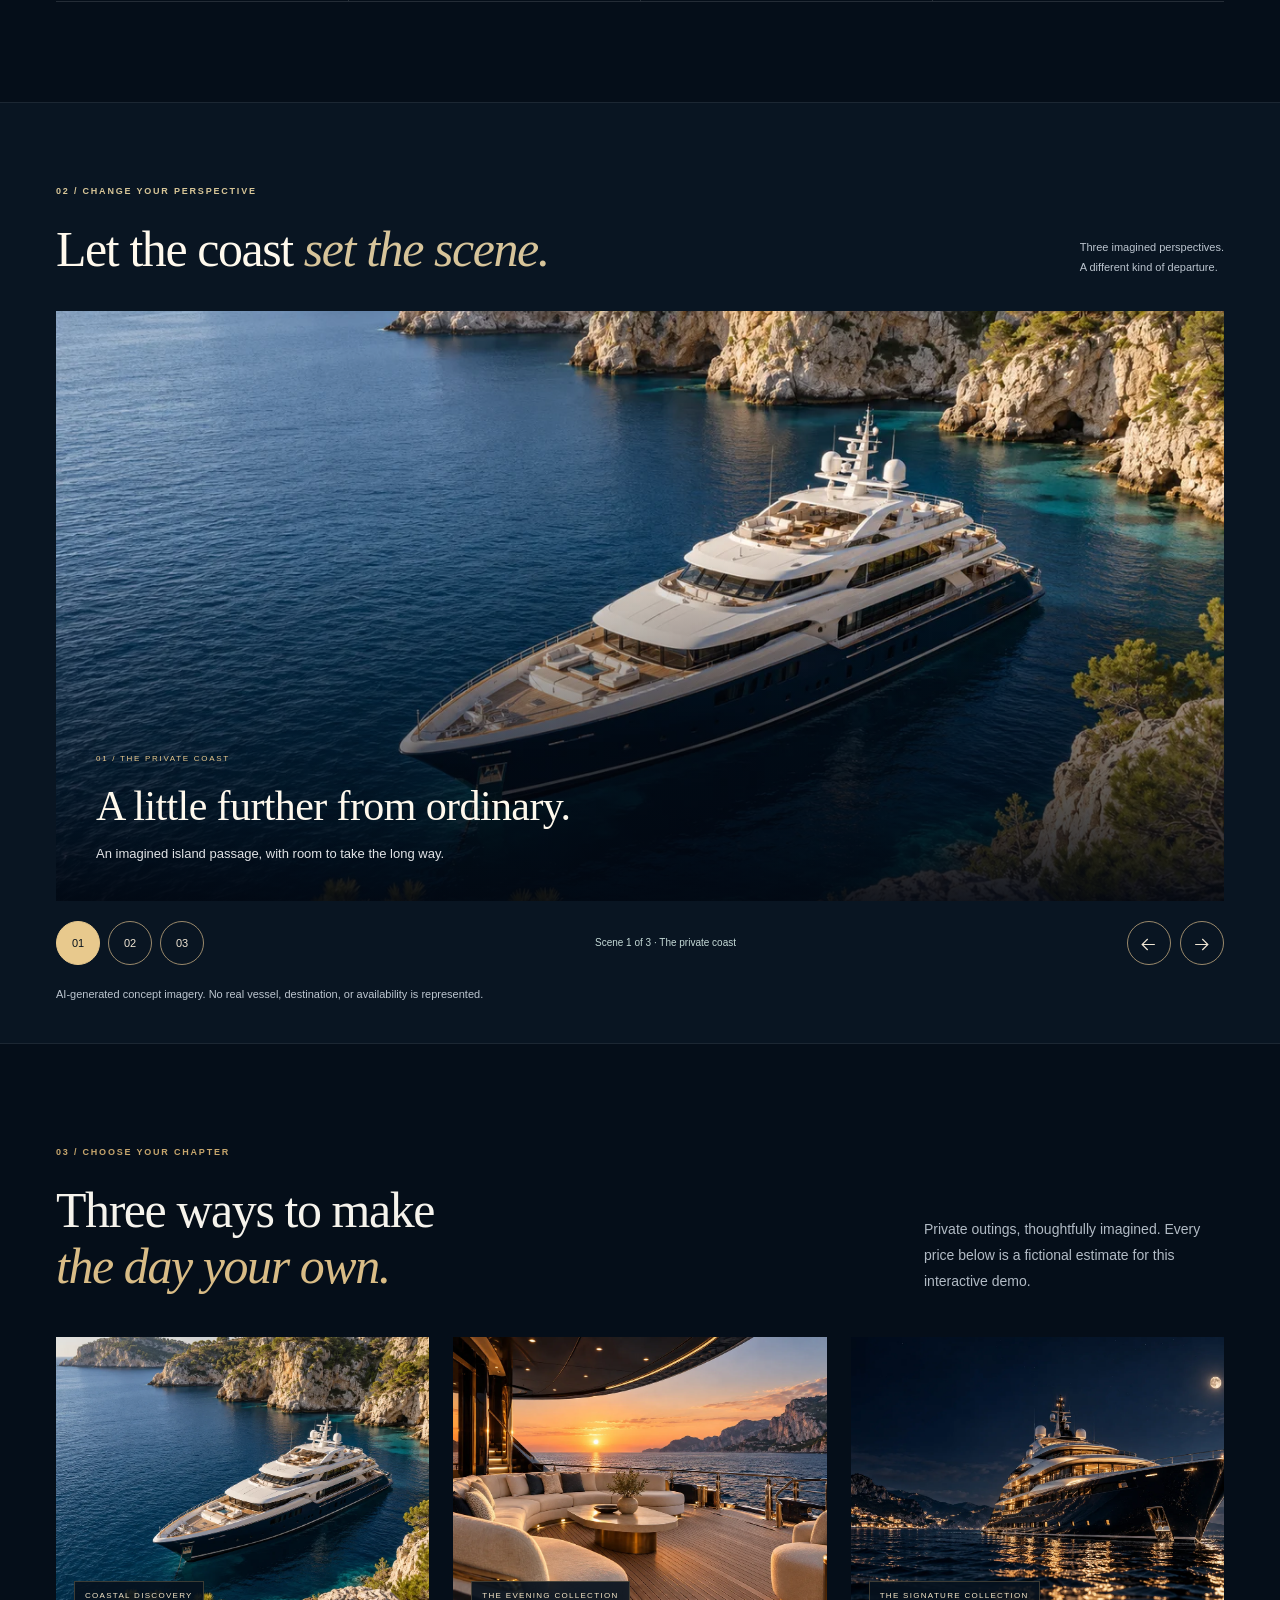
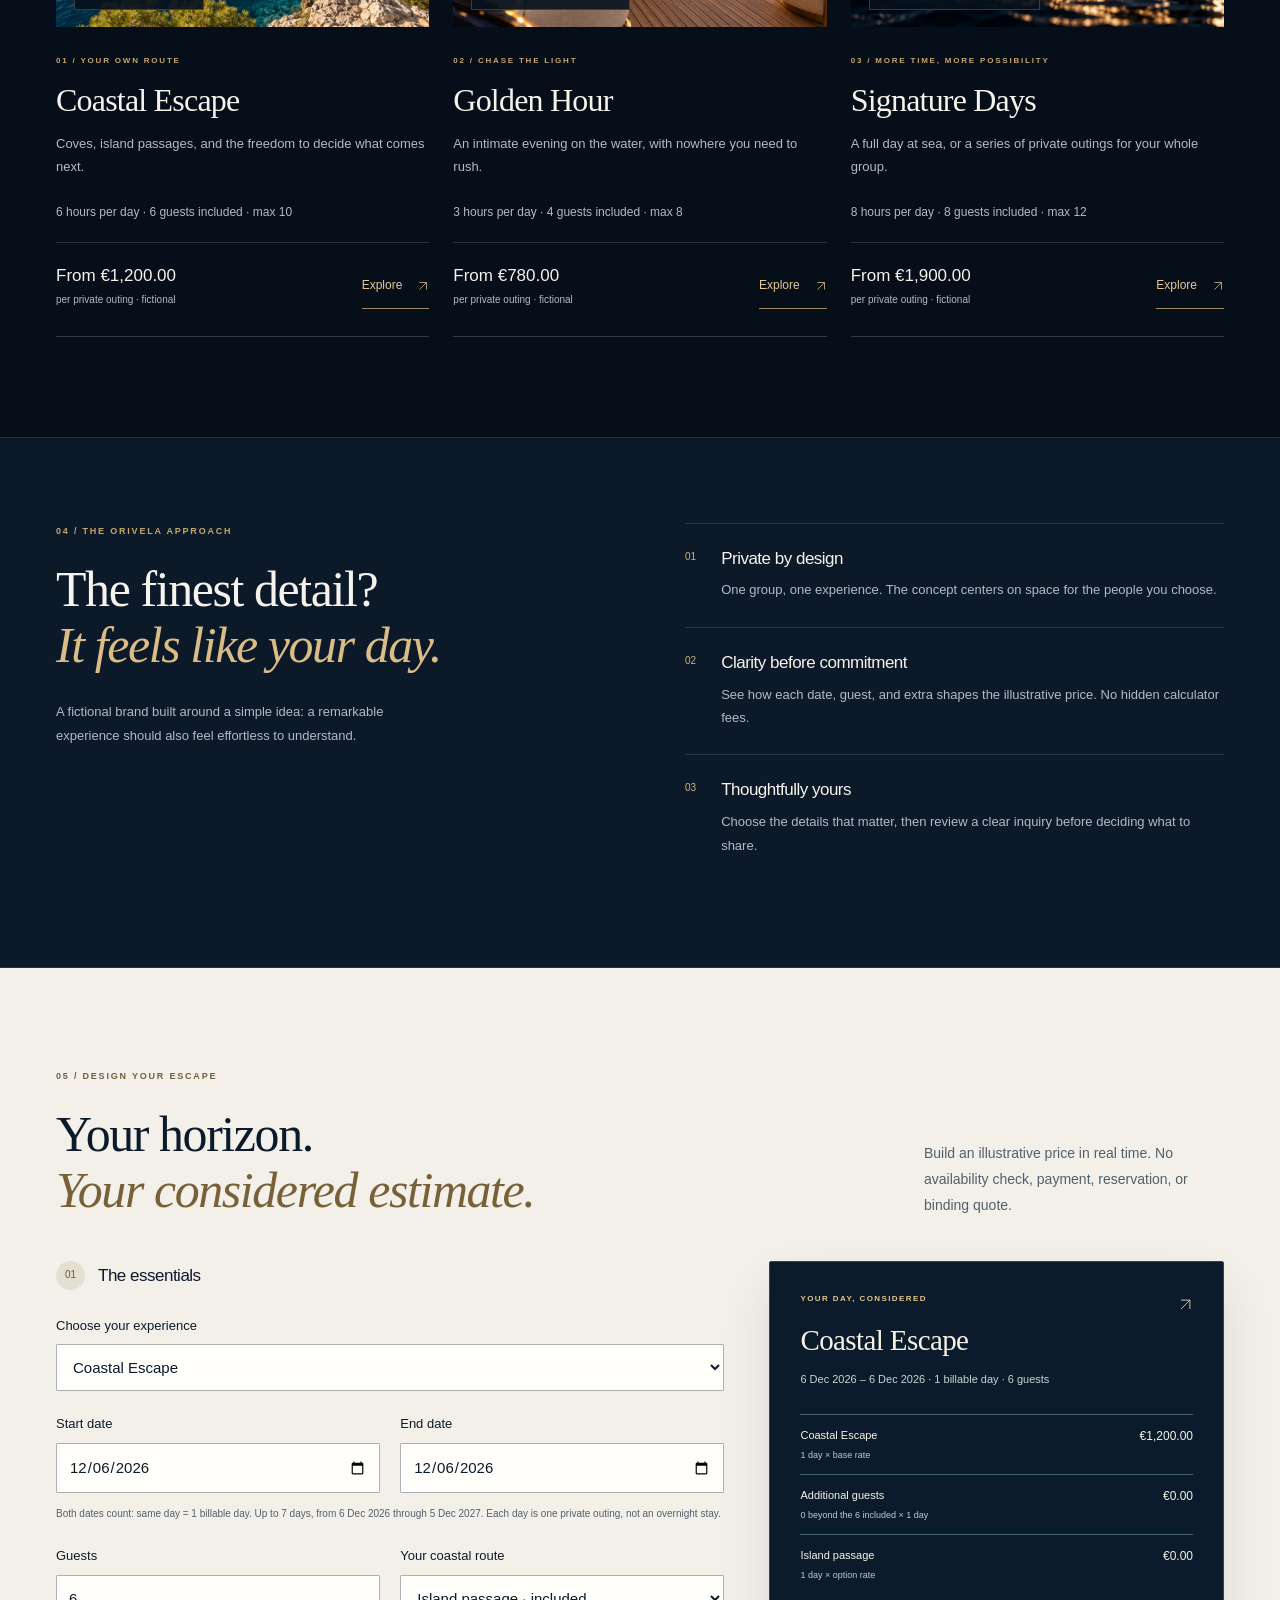
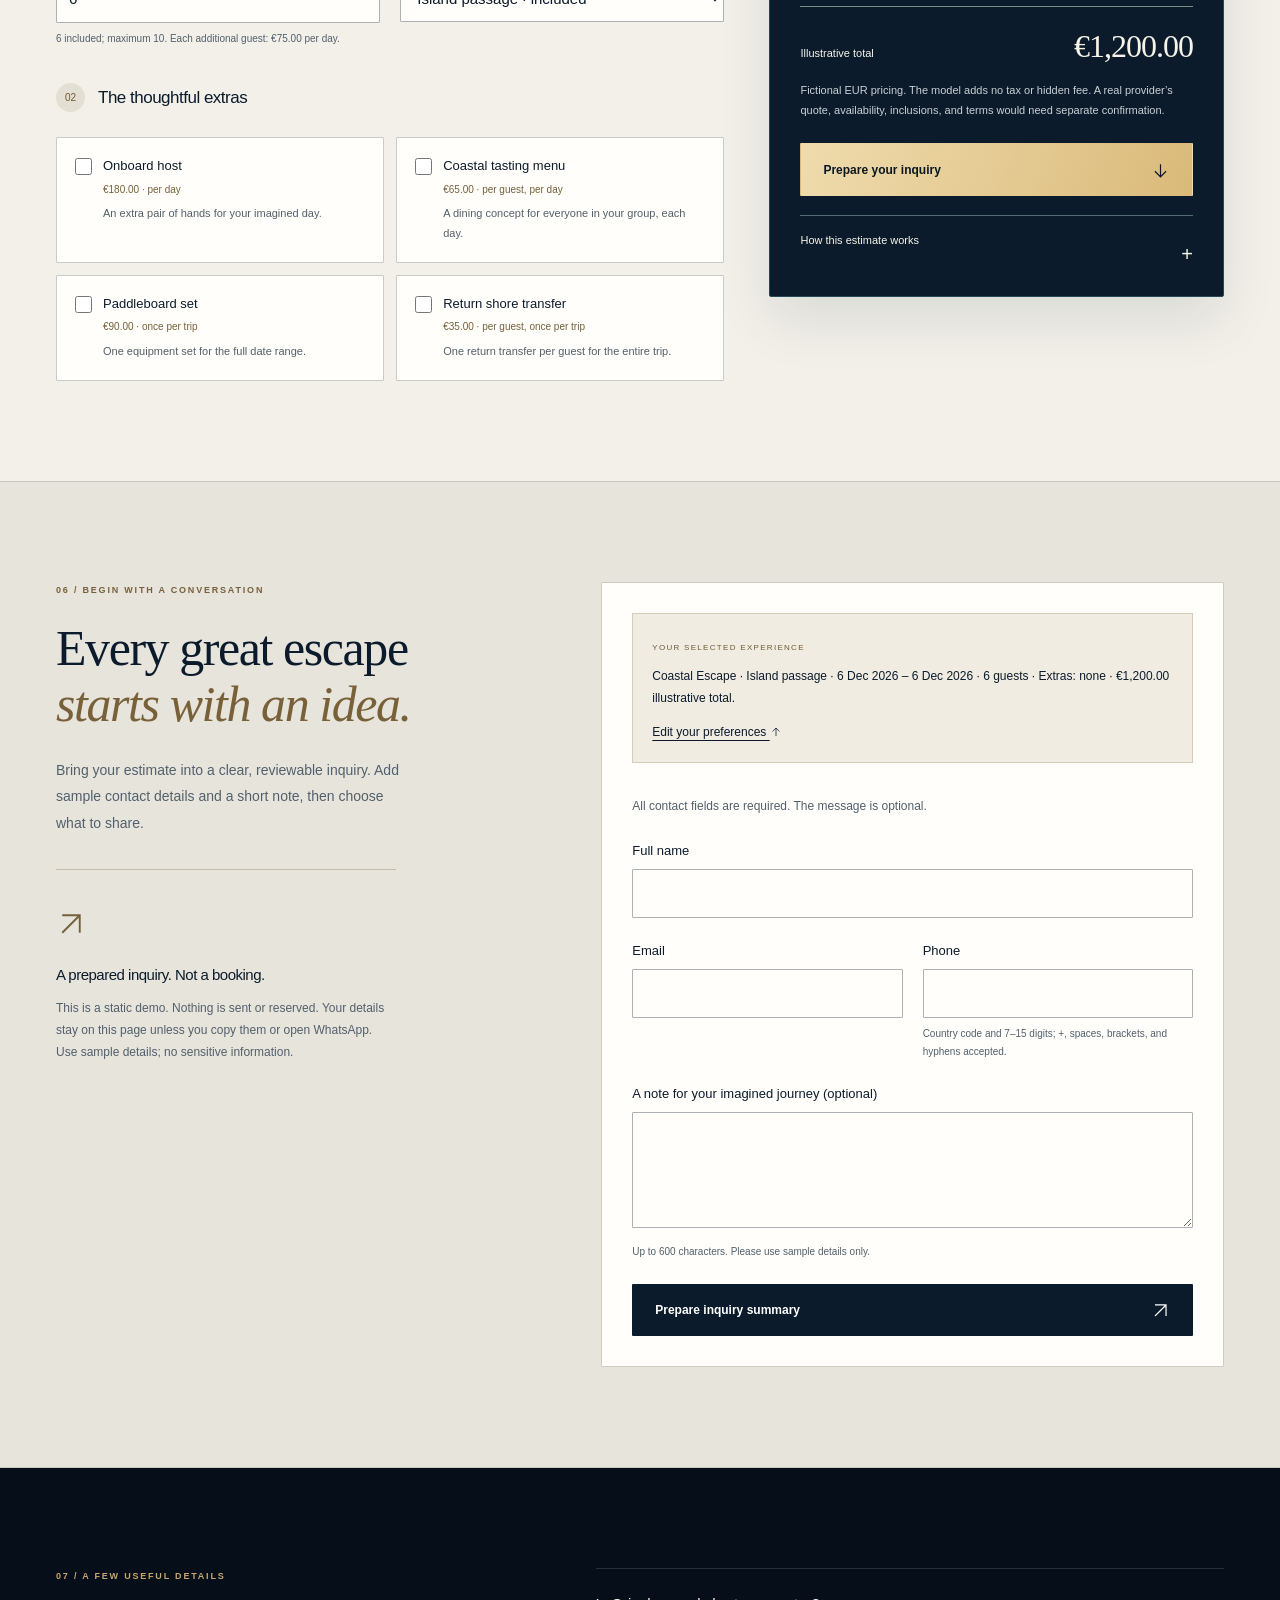
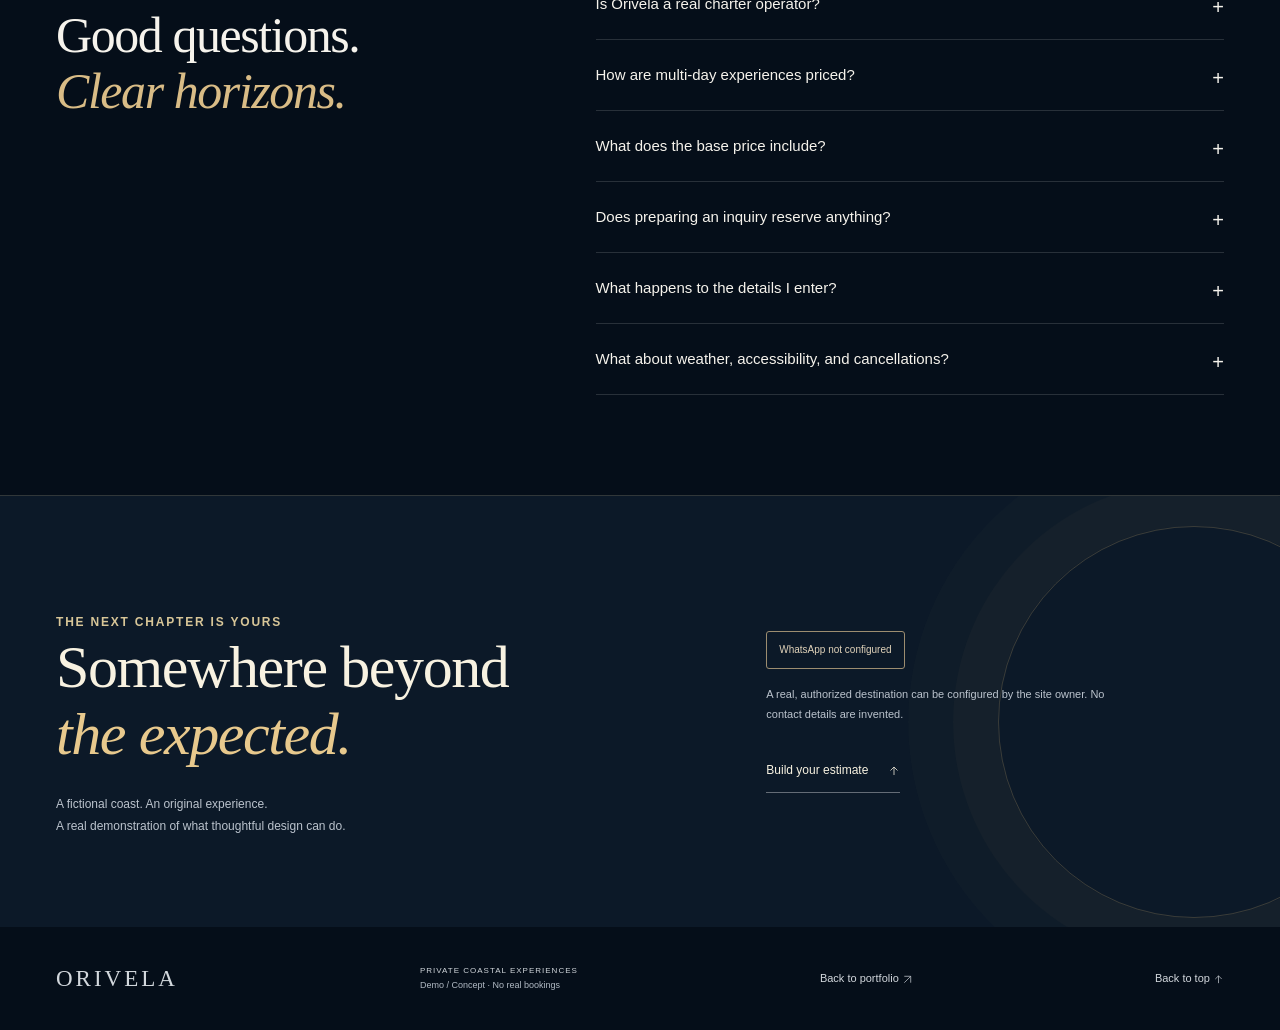
<file: projects/tour-rental/index.html>
<!doctype html>
<html lang="en">
  <head>
    <meta charset="utf-8" />
    <meta name="viewport" content="width=device-width, initial-scale=1" />
    <meta name="theme-color" content="#050e19" />
    <meta
      name="description"
      content="Orivela is an original luxury coastal charter concept. Explore cinematic yacht concepts, build an itemized EUR estimate, and prepare an inquiry. No real booking or submission."
    />
    <title>Orivela — A horizon of your own · Demo / Concept</title>
    <link
      rel="canonical"
      href="https://egesarpyazici.github.io/web-demos/projects/tour-rental/"
    />
    <meta property="og:type" content="website" />
    <meta
      property="og:url"
      content="https://egesarpyazici.github.io/web-demos/projects/tour-rental/"
    />
    <meta
      property="og:title"
      content="Orivela — A horizon of your own · Demo / Concept"
    />
    <meta
      property="og:description"
      content="Orivela is an original luxury coastal charter concept. Explore cinematic yacht concepts, build an itemized EUR estimate, and prepare an inquiry. No real booking or submission."
    />
    <link rel="icon" href="assets/favicon.svg" type="image/svg+xml" />
    <link rel="stylesheet" href="assets/style.css" />
    <link rel="stylesheet" href="assets/luxury.css" />
    <script src="assets/config.js" defer></script>
    <script src="assets/pricing.js" defer></script>
    <script src="assets/app.js" defer></script>
  </head>
  <body>
    <a class="skip" href="#main">Skip to content</a>
    <div class="demo-strip" role="region" aria-label="Concept notice">
      <div class="wrap">
        <span
          >DEMO / CONCEPT <i aria-hidden="true">·</i> An imagined coast. A
          considered experience.</span
        ><a href="../../index.html"
          >Back to portfolio
          <svg
            class="direction-icon"
            viewBox="0 0 24 24"
            fill="none"
            aria-hidden="true"
          >
            <path
              d="M5 19 19 5M5 5h14v14"
              stroke="currentColor"
              stroke-width="1.5"
            /></svg
        ></a>
      </div>
    </div>
    <header class="header">
      <div class="wrap nav-row">
        <a class="brand" href="#top"
          ><svg viewBox="0 0 44 44" aria-hidden="true">
            <path
              d="M24 2 6 29h18V2Zm5 8v19h10L29 10ZM3 34h38l-9 8H13L3 34Z"
              fill="currentColor"
            /></svg
          ><span>ORIVELA<small>PRIVATE COASTAL EXPERIENCES</small></span></a
        >
        <nav id="navigation" aria-label="Main navigation">
          <a href="#experiences">Experiences</a
          ><a href="#gallery">The perspective</a
          ><a href="#packages">Your charter</a
          ><a href="#questions">Questions</a>
        </nav>
        <a class="button nav-cta" href="#estimate"
          >Shape your escape
          <span aria-hidden="true"
            ><svg
              class="direction-icon"
              viewBox="0 0 24 24"
              fill="none"
              aria-hidden="true"
            >
              <path
                d="M5 19 19 5M5 5h14v14"
                stroke="currentColor"
                stroke-width="1.5"
              /></svg></span></a
        ><button
          id="menu"
          type="button"
          aria-controls="navigation"
          aria-expanded="false"
          hidden
        >
          Menu <span aria-hidden="true">+</span>
        </button>
      </div>
    </header>
    <main id="main" tabindex="-1">
      <section class="hero" id="top">
        <picture class="hero-picture">
          <source
            media="(max-width: 600px)"
            srcset="assets/yacht-night-mobile.webp"
            width="768"
            height="1152"
          />
          <img
            class="hero-art"
            src="assets/yacht-night.webp"
            srcset="
              assets/yacht-night-960.webp  960w,
              assets/yacht-night.webp     1536w
            "
            sizes="100vw"
            width="1536"
            height="1024"
            alt="AI-generated concept: an illuminated superyacht on a midnight-blue sea, with warm light reflected across the water."
            fetchpriority="high"
          />
        </picture>
        <svg
          class="hero-orbit"
          viewBox="0 0 900 800"
          fill="none"
          aria-hidden="true"
        >
          <path
            d="M82 520C-35 185 346-98 634 89c215 138 216 392 107 553"
            stroke="currentColor"
            stroke-dasharray="2 7"
          />
          <path d="M187 77a377 377 0 0 1 391-18" stroke="currentColor" />
          <circle cx="741" cy="642" r="6" fill="currentColor" />
          <circle cx="82" cy="520" r="5" fill="currentColor" />
        </svg>
        <div class="hero-shade"></div>
        <div class="wrap hero-layout">
          <div class="hero-copy">
            <p class="eyebrow light">THE ART OF PRIVATE ESCAPE</p>
            <h1>The sea.<br /><em>On your terms.</em></h1>
            <p>
              Leave the everyday on shore. Discover a world of<br
                class="desktop-break"
              />
              private horizons, quiet freedom, and extraordinary days.
            </p>
            <div class="hero-actions">
              <a class="button gold" href="#estimate"
                >Plan your escape
                <span aria-hidden="true"
                  ><svg
                    class="direction-icon"
                    viewBox="0 0 24 24"
                    fill="none"
                    aria-hidden="true"
                  >
                    <path
                      d="M5 19 19 5M5 5h14v14"
                      stroke="currentColor"
                      stroke-width="1.5"
                    /></svg></span></a
              ><a class="hero-link" href="#gallery"
                >Discover the coast
                <span aria-hidden="true"
                  ><svg
                    class="direction-icon"
                    viewBox="0 0 24 24"
                    fill="none"
                    aria-hidden="true"
                  >
                    <path
                      d="M12 4v16m-7-7 7 7 7-7"
                      stroke="currentColor"
                      stroke-width="1.5"
                    /></svg></span
              ></a>
            </div>
          </div>
          <div class="hero-callout callout-one">
            <span class="callout-marker" aria-hidden="true"></span>
            <p><small>THE PRIVATE PERSPECTIVE</small>One group. Your pace.</p>
          </div>
          <div class="hero-callout callout-two">
            <span class="callout-marker" aria-hidden="true"></span>
            <p><small>DESIGNED TO INSPIRE</small>An imagined escape.</p>
          </div>
          <div class="hero-bottom">
            <span>ORIVELA / THE AFTER-DARK EDITION</span
            ><span
              >AI-generated concept imagery <i aria-hidden="true">—</i> Not a
              real vessel</span
            >
          </div>
        </div>
      </section>
      <div class="wrap journey-bar">
        <a href="#packages"
          ><span>01</span>
          <div>
            Find your kind of escape<small
              >Explore three charter concepts</small
            >
          </div>
          <b aria-hidden="true"
            ><svg
              class="direction-icon"
              viewBox="0 0 24 24"
              fill="none"
              aria-hidden="true"
            >
              <path
                d="M5 19 19 5M5 5h14v14"
                stroke="currentColor"
                stroke-width="1.5"
              /></svg></b></a
        ><a href="#estimate"
          ><span>02</span>
          <div>
            Make it your own<small>Dates, guests, and thoughtful extras</small>
          </div>
          <b aria-hidden="true"
            ><svg
              class="direction-icon"
              viewBox="0 0 24 24"
              fill="none"
              aria-hidden="true"
            >
              <path
                d="M5 19 19 5M5 5h14v14"
                stroke="currentColor"
                stroke-width="1.5"
              /></svg></b></a
        ><a href="#inquiry"
          ><span>03</span>
          <div>
            Start a conversation<small>Prepare an inquiry, not a booking</small>
          </div>
          <b aria-hidden="true"
            ><svg
              class="direction-icon"
              viewBox="0 0 24 24"
              fill="none"
              aria-hidden="true"
            >
              <path
                d="M5 19 19 5M5 5h14v14"
                stroke="currentColor"
                stroke-width="1.5"
              /></svg></b
        ></a>
      </div>
      <section class="section wrap" id="experiences">
        <div class="section-head">
          <div>
            <p class="eyebrow">01 / A DIFFERENT WAY TO GET AWAY</p>
            <h2>
              Not just a destination.<br /><em>A different state of mind.</em>
            </h2>
          </div>
          <p>
            There is a certain freedom in seeing the coast from the water.
            Discover an imagined collection of days worth slowing down for.
          </p>
        </div>
        <div class="categories">
          <a href="#packages"
            ><span class="category-icon" aria-hidden="true">◈</span>
            <h3>Private yacht charters</h3>
            <p>Your people. Your pace.<br />Your own piece of the horizon.</p>
            <span class="category-link"
              >Explore charters
              <svg
                class="direction-icon"
                viewBox="0 0 24 24"
                fill="none"
                aria-hidden="true"
              >
                <path
                  d="M4 12h16m-7-7 7 7-7 7"
                  stroke="currentColor"
                  stroke-width="1.5"
                /></svg></span></a
          ><a href="#gallery"
            ><span class="category-icon waves" aria-hidden="true">≈</span>
            <h3>Coastal discoveries</h3>
            <p>
              Hidden coves and open water,<br />imagined from a new perspective.
            </p>
            <span class="category-link"
              >See the coast
              <svg
                class="direction-icon"
                viewBox="0 0 24 24"
                fill="none"
                aria-hidden="true"
              >
                <path
                  d="M4 12h16m-7-7 7 7-7 7"
                  stroke="currentColor"
                  stroke-width="1.5"
                /></svg></span></a
          ><a href="#packages"
            ><span class="category-icon" aria-hidden="true">☼</span>
            <h3>Golden-hour escapes</h3>
            <p>
              A slower rhythm, a softer light,<br />a different kind of evening.
            </p>
            <span class="category-link"
              >Find your sunset
              <svg
                class="direction-icon"
                viewBox="0 0 24 24"
                fill="none"
                aria-hidden="true"
              >
                <path
                  d="M4 12h16m-7-7 7 7-7 7"
                  stroke="currentColor"
                  stroke-width="1.5"
                /></svg></span></a
          ><a href="#estimate"
            ><span class="category-icon" aria-hidden="true">✧</span>
            <h3>Days made for your group</h3>
            <p>
              Thoughtful options for a day<br />that feels distinctly yours.
            </p>
            <span class="category-link"
              >Shape your experience
              <svg
                class="direction-icon"
                viewBox="0 0 24 24"
                fill="none"
                aria-hidden="true"
              >
                <path
                  d="M4 12h16m-7-7 7 7-7 7"
                  stroke="currentColor"
                  stroke-width="1.5"
                /></svg></span
          ></a>
        </div>
      </section>
      <section class="gallery-section" id="gallery">
        <div class="wrap">
          <div class="gallery-heading">
            <div>
              <p class="eyebrow light">02 / CHANGE YOUR PERSPECTIVE</p>
              <h2>Let the coast <em>set the scene.</em></h2>
            </div>
            <p>
              Three imagined perspectives.<br />A different kind of departure.
            </p>
          </div>
          <div
            id="gallery-view"
            class="gallery-view"
            role="group"
            aria-roledescription="carousel"
            aria-label="Imagined yacht experiences"
            tabindex="0"
          >
            <figure class="slide">
              <img
                src="assets/yacht-cove.webp"
                width="1280"
                height="853"
                alt="AI-generated concept of a superyacht anchored beside rugged coastal cliffs."
                loading="lazy"
              />
              <figcaption>
                <span>01 / THE PRIVATE COAST</span>
                <h3>A little further from ordinary.</h3>
                <p>
                  An imagined island passage, with room to take the long way.
                </p>
              </figcaption>
            </figure>
            <figure class="slide">
              <img
                src="assets/yacht-deck.webp"
                width="1280"
                height="853"
                alt="AI-generated concept of a teak yacht deck and ivory lounge overlooking the sunset."
                loading="lazy"
              />
              <figcaption>
                <span>02 / THE GOLDEN HOUR</span>
                <h3>Stay for the last light.</h3>
                <p>A sunset study in warm horizons and unhurried moments.</p>
              </figcaption>
            </figure>
            <figure class="slide">
              <img
                src="assets/yacht-night.webp"
                width="1536"
                height="1024"
                alt="AI-generated superyacht concept with warm illuminated decks against a deep blue night sky."
                loading="lazy"
              />
              <figcaption>
                <span>03 / AFTER DARK</span>
                <h3>When the coast turns to gold.</h3>
                <p>A cinematic study in midnight blue and champagne light.</p>
              </figcaption>
            </figure>
          </div>
          <div id="gallery-controls" class="gallery-controls" hidden>
            <div class="gallery-dots" aria-label="Choose a scene">
              <button
                type="button"
                data-slide="0"
                aria-label="01 — Show the private coast"
                aria-pressed="true"
              >
                01</button
              ><button
                type="button"
                data-slide="1"
                aria-label="02 — Show the golden hour"
                aria-pressed="false"
              >
                02</button
              ><button
                type="button"
                data-slide="2"
                aria-label="03 — Show the yacht after dark"
                aria-pressed="false"
              >
                03
              </button>
            </div>
            <p id="gallery-status" role="status" aria-live="polite">
              Scene 1 of 3 · The private coast
            </p>
            <div class="gallery-arrows">
              <button id="previous" type="button" aria-label="Previous scene">
                <svg
                  class="direction-icon"
                  viewBox="0 0 24 24"
                  fill="none"
                  aria-hidden="true"
                >
                  <path
                    d="M20 12H4m7-7-7 7 7 7"
                    stroke="currentColor"
                    stroke-width="1.5"
                  />
                </svg></button
              ><button id="next" type="button" aria-label="Next scene">
                <svg
                  class="direction-icon"
                  viewBox="0 0 24 24"
                  fill="none"
                  aria-hidden="true"
                >
                  <path
                    d="M4 12h16m-7-7 7 7-7 7"
                    stroke="currentColor"
                    stroke-width="1.5"
                  />
                </svg>
              </button>
            </div>
          </div>
          <p class="gallery-note">
            AI-generated concept imagery. No real vessel, destination, or
            availability is represented.
          </p>
        </div>
      </section>
      <section class="section wrap" id="packages">
        <div class="section-head">
          <div>
            <p class="eyebrow">03 / CHOOSE YOUR CHAPTER</p>
            <h2>Three ways to make<br /><em>the day your own.</em></h2>
          </div>
          <p>
            Private outings, thoughtfully imagined. Every price below is a
            fictional estimate for this interactive demo.
          </p>
        </div>
        <div class="package-grid">
          <article class="package-card">
            <div class="package-image">
              <img
                src="assets/yacht-cove.webp"
                width="1280"
                height="853"
                alt="AI-generated concept of a private superyacht in a secluded limestone cove."
                loading="lazy"
              /><span>COASTAL DISCOVERY</span>
            </div>
            <div class="package-body">
              <p class="eyebrow">01 / YOUR OWN ROUTE</p>
              <h3>Coastal Escape</h3>
              <p>
                Coves, island passages, and the freedom to decide what comes
                next.
              </p>
              <p class="package-spec" data-package-spec="coast">
                Private daytime charter concept
              </p>
              <div class="package-footer">
                <span data-package-price="coast">See the estimator</span
                ><a
                  href="#estimate"
                  data-choose="coast"
                  aria-label="Explore and estimate Coastal Escape"
                  >Explore
                  <span aria-hidden="true"
                    ><svg
                      class="direction-icon"
                      viewBox="0 0 24 24"
                      fill="none"
                      aria-hidden="true"
                    >
                      <path
                        d="M5 19 19 5M5 5h14v14"
                        stroke="currentColor"
                        stroke-width="1.5"
                      /></svg></span
                ></a>
              </div>
            </div>
          </article>
          <article class="package-card">
            <div class="package-image">
              <img
                src="assets/yacht-deck.webp"
                width="1280"
                height="853"
                alt="AI-generated concept of an elegant yacht lounge at sunset."
                loading="lazy"
              /><span>THE EVENING COLLECTION</span>
            </div>
            <div class="package-body">
              <p class="eyebrow">02 / CHASE THE LIGHT</p>
              <h3>Golden Hour</h3>
              <p>
                An intimate evening on the water, with nowhere you need to rush.
              </p>
              <p class="package-spec" data-package-spec="sunset">
                Private sunset charter concept
              </p>
              <div class="package-footer">
                <span data-package-price="sunset">See the estimator</span
                ><a
                  href="#estimate"
                  data-choose="sunset"
                  aria-label="Explore and estimate Golden Hour"
                  >Explore
                  <span aria-hidden="true"
                    ><svg
                      class="direction-icon"
                      viewBox="0 0 24 24"
                      fill="none"
                      aria-hidden="true"
                    >
                      <path
                        d="M5 19 19 5M5 5h14v14"
                        stroke="currentColor"
                        stroke-width="1.5"
                      /></svg></span
                ></a>
              </div>
            </div>
          </article>
          <article class="package-card">
            <div class="package-image">
              <img
                src="assets/yacht-night.webp"
                width="1536"
                height="1024"
                alt="AI-generated concept of an illuminated superyacht after dark."
                loading="lazy"
              /><span>THE SIGNATURE COLLECTION</span>
            </div>
            <div class="package-body">
              <p class="eyebrow">03 / MORE TIME, MORE POSSIBILITY</p>
              <h3>Signature Days</h3>
              <p>
                A full day at sea, or a series of private outings for your whole
                group.
              </p>
              <p class="package-spec" data-package-spec="signature">
                Private full-day charter concept
              </p>
              <div class="package-footer">
                <span data-package-price="signature">See the estimator</span
                ><a
                  href="#estimate"
                  data-choose="signature"
                  aria-label="Explore and estimate Signature Days"
                  >Explore
                  <span aria-hidden="true"
                    ><svg
                      class="direction-icon"
                      viewBox="0 0 24 24"
                      fill="none"
                      aria-hidden="true"
                    >
                      <path
                        d="M5 19 19 5M5 5h14v14"
                        stroke="currentColor"
                        stroke-width="1.5"
                      /></svg></span
                ></a>
              </div>
            </div>
          </article>
        </div>
      </section>
      <section class="principles">
        <div class="wrap principles-grid">
          <div>
            <p class="eyebrow">04 / THE ORIVELA APPROACH</p>
            <h2>The finest detail?<br /><em>It feels like your day.</em></h2>
            <p>
              A fictional brand built around a simple idea: a remarkable
              experience should also feel effortless to understand.
            </p>
          </div>
          <div class="principle-list">
            <article>
              <span>01</span>
              <div>
                <h3>Private by design</h3>
                <p>
                  One group, one experience. The concept centers on space for
                  the people you choose.
                </p>
              </div>
            </article>
            <article>
              <span>02</span>
              <div>
                <h3>Clarity before commitment</h3>
                <p>
                  See how each date, guest, and extra shapes the illustrative
                  price. No hidden calculator fees.
                </p>
              </div>
            </article>
            <article>
              <span>03</span>
              <div>
                <h3>Thoughtfully yours</h3>
                <p>
                  Choose the details that matter, then review a clear inquiry
                  before deciding what to share.
                </p>
              </div>
            </article>
          </div>
        </div>
      </section>
      <section class="section wrap estimate-section" id="estimate">
        <div class="section-head">
          <div>
            <p class="eyebrow">05 / DESIGN YOUR ESCAPE</p>
            <h2>Your horizon.<br /><em>Your considered estimate.</em></h2>
          </div>
          <p>
            Build an illustrative price in real time. No availability check,
            payment, reservation, or binding quote.
          </p>
        </div>
        <noscript
          ><p class="notice">
            Enable JavaScript to use the estimator and inquiry builder. The
            gallery and all informational content remain available; no data can
            be submitted.
          </p></noscript
        >
        <div class="estimator-grid">
          <form id="trip-form" novalidate>
            <fieldset id="trip-fields" disabled>
              <legend class="sr-only">Configure your charter estimate</legend>
              <div class="step-label">
                <span>01</span>
                <h3>The essentials</h3>
              </div>
              <div class="form-grid">
                <div class="field full">
                  <label for="package">Choose your experience</label
                  ><select
                    id="package"
                    name="package"
                    aria-describedby="package-error"
                    required
                  ></select>
                  <p id="package-error" class="error" hidden></p>
                </div>
                <div class="field">
                  <label for="start">Start date</label
                  ><input
                    id="start"
                    name="start"
                    type="date"
                    required
                    aria-describedby="start-error date-rules"
                  />
                  <p id="start-error" class="error" hidden></p>
                </div>
                <div class="field">
                  <label for="end">End date</label
                  ><input
                    id="end"
                    name="end"
                    type="date"
                    required
                    aria-describedby="end-error date-rules"
                  />
                  <p id="end-error" class="error" hidden></p>
                </div>
                <p id="date-rules" class="hint full">
                  Both dates count. Each calendar day is one private outing, not
                  an overnight stay.
                </p>
                <div class="field">
                  <label for="guests">Guests</label
                  ><input
                    id="guests"
                    name="guests"
                    type="number"
                    step="1"
                    required
                    aria-describedby="guest-rule guests-error"
                  />
                  <p id="guest-rule" class="hint"></p>
                  <p id="guests-error" class="error" hidden></p>
                </div>
                <div class="field">
                  <label id="option-label" for="option">Package option</label
                  ><select
                    id="option"
                    name="option"
                    required
                    aria-describedby="option-error"
                  ></select>
                  <p id="option-error" class="error" hidden></p>
                </div>
              </div>
              <div class="step-label extras-heading">
                <span>02</span>
                <h3>The thoughtful extras</h3>
              </div>
              <div id="extras" class="extras"></div>
              <p id="extras-error" class="error" hidden></p>
            </fieldset>
          </form>
          <aside class="estimate-panel" aria-labelledby="estimate-title">
            <div class="estimate-top">
              <p class="eyebrow light">YOUR DAY, CONSIDERED</p>
              <span aria-hidden="true"
                ><svg
                  class="direction-icon"
                  viewBox="0 0 24 24"
                  fill="none"
                  aria-hidden="true"
                >
                  <path
                    d="M5 19 19 5M5 5h14v14"
                    stroke="currentColor"
                    stroke-width="1.5"
                  /></svg
              ></span>
            </div>
            <h3 id="estimate-title">An escape in the making.</h3>
            <p id="estimate-duration">
              Choose your preferences to see an estimate.
            </p>
            <dl id="breakdown"></dl>
            <div class="estimate-total">
              <span>Illustrative total</span><strong id="total">—</strong>
            </div>
            <p
              id="estimate-status"
              role="status"
              aria-live="polite"
              class="sr-only"
            ></p>
            <p class="estimate-fine">
              Fictional EUR pricing. The model adds no tax or hidden fee. A real
              provider’s quote, availability, inclusions, and terms would need
              separate confirmation.
            </p>
            <a class="button gold" href="#inquiry"
              >Prepare your inquiry
              <span aria-hidden="true"
                ><svg
                  class="direction-icon"
                  viewBox="0 0 24 24"
                  fill="none"
                  aria-hidden="true"
                >
                  <path
                    d="M12 4v16m-7-7 7 7 7-7"
                    stroke="currentColor"
                    stroke-width="1.5"
                  /></svg></span
            ></a>
            <details class="price-rules">
              <summary>How this estimate works</summary>
              <p id="model-rules"></p>
              <p>
                Additional guests are charged per guest per day. The optional
                tasting menu also applies to every guest on every selected day.
                Transfers and equipment are charged once for the full date
                range, as labeled. Overnight stays are not included.
              </p>
            </details>
          </aside>
        </div>
      </section>
      <section class="inquiry-section" id="inquiry">
        <div class="wrap section inquiry-grid">
          <div>
            <p class="eyebrow">06 / BEGIN WITH A CONVERSATION</p>
            <h2>Every great escape<br /><em>starts with an idea.</em></h2>
            <p class="body-copy">
              Bring your estimate into a clear, reviewable inquiry. Add sample
              contact details and a short note, then choose what to share.
            </p>
            <div class="inquiry-note">
              <span aria-hidden="true"
                ><svg
                  class="direction-icon"
                  viewBox="0 0 24 24"
                  fill="none"
                  aria-hidden="true"
                >
                  <path
                    d="M5 19 19 5M5 5h14v14"
                    stroke="currentColor"
                    stroke-width="1.5"
                  /></svg
              ></span>
              <h3>A prepared inquiry. Not a booking.</h3>
              <p>
                This is a static demo. Nothing is sent or reserved. Your details
                stay on this page unless you copy them or open WhatsApp. Use
                sample details; no sensitive information.
              </p>
            </div>
          </div>
          <div class="inquiry-panel">
            <div class="selected-trip">
              <span>YOUR SELECTED EXPERIENCE</span>
              <p id="selected-trip">Configure an estimate above.</p>
              <a href="#estimate"
                >Edit your preferences
                <svg
                  class="direction-icon"
                  viewBox="0 0 24 24"
                  fill="none"
                  aria-hidden="true"
                >
                  <path
                    d="M12 20V4m-7 7 7-7 7 7"
                    stroke="currentColor"
                    stroke-width="1.5"
                  /></svg
              ></a>
            </div>
            <form id="inquiry-form" novalidate>
              <fieldset id="contact-fields" disabled>
                <legend class="sr-only">Your inquiry contact details</legend>
                <p class="hint required-note">
                  All contact fields are required. The message is optional.
                </p>
                <div class="form-grid">
                  <div class="field full">
                    <label for="name">Full name</label
                    ><input
                      id="name"
                      name="name"
                      type="text"
                      maxlength="80"
                      autocomplete="off"
                      required
                      aria-describedby="name-error"
                    />
                    <p class="error" id="name-error" hidden></p>
                  </div>
                  <div class="field">
                    <label for="email">Email</label
                    ><input
                      id="email"
                      name="email"
                      type="email"
                      maxlength="254"
                      autocomplete="off"
                      required
                      aria-describedby="email-error"
                    />
                    <p class="error" id="email-error" hidden></p>
                  </div>
                  <div class="field">
                    <label for="phone">Phone</label
                    ><input
                      id="phone"
                      name="phone"
                      type="tel"
                      maxlength="40"
                      autocomplete="off"
                      required
                      aria-describedby="phone-hint phone-error"
                    />
                    <p id="phone-hint" class="hint">
                      Country code and 7–15 digits; +, spaces, brackets, and
                      hyphens accepted.
                    </p>
                    <p class="error" id="phone-error" hidden></p>
                  </div>
                  <div class="field full">
                    <label for="message"
                      >A note for your imagined journey (optional)</label
                    ><textarea
                      id="message"
                      name="message"
                      rows="4"
                      maxlength="600"
                      aria-describedby="message-hint message-error"
                    ></textarea>
                    <p id="message-hint" class="hint">
                      Up to 600 characters. Please use sample details only.
                    </p>
                    <p class="error" id="message-error" hidden></p>
                  </div>
                </div>
                <p id="form-status" class="error" role="status"></p>
                <button class="button dark submit-inquiry" type="submit">
                  Prepare inquiry summary
                  <span aria-hidden="true"
                    ><svg
                      class="direction-icon"
                      viewBox="0 0 24 24"
                      fill="none"
                      aria-hidden="true"
                    >
                      <path
                        d="M5 19 19 5M5 5h14v14"
                        stroke="currentColor"
                        stroke-width="1.5"
                      /></svg
                  ></span>
                </button>
              </fieldset>
            </form>
            <section id="result" hidden aria-labelledby="result-title">
              <h3 id="result-title" tabindex="-1">
                Your inquiry, ready to review.
              </h3>
              <p>Prepared locally. Not sent, received, reserved, or booked.</p>
              <label class="sr-only" for="summary">Your inquiry summary</label
              ><textarea
                id="summary"
                rows="14"
                readonly
                spellcheck="false"
              ></textarea>
              <div class="result-actions">
                <button id="copy" type="button" class="button dark">
                  Copy summary</button
                ><a
                  id="summary-whatsapp"
                  class="button outline"
                  target="_blank"
                  rel="noopener noreferrer"
                  hidden
                  >Continue in WhatsApp
                  <svg
                    class="direction-icon"
                    viewBox="0 0 24 24"
                    fill="none"
                    aria-hidden="true"
                  >
                    <path
                      d="M5 19 19 5M5 5h14v14"
                      stroke="currentColor"
                      stroke-width="1.5"
                    /></svg></a
                ><span id="summary-wa-off" class="unconfigured"
                  >WhatsApp not configured</span
                >
              </div>
              <p id="copy-status" role="status"></p>
              <p id="summary-wa-note" class="hint">
                No destination number is configured. You can still copy the
                inquiry.
              </p>
            </section>
          </div>
        </div>
      </section>
      <section class="section wrap faq-grid" id="questions">
        <div>
          <p class="eyebrow">07 / A FEW USEFUL DETAILS</p>
          <h2>Good questions.<br /><em>Clear horizons.</em></h2>
        </div>
        <div>
          <details>
            <summary>Is Orivela a real charter operator?</summary>
            <p>
              No. Orivela is a fictional brand for a developer portfolio. Every
              vessel, setting, route, and price is illustrative. No travel
              service or real availability is offered.
            </p>
          </details>
          <details>
            <summary>How are multi-day experiences priced?</summary>
            <p>
              Both the start and end dates count. A same-day experience is one
              billable day; consecutive dates are two. Each day repeats the
              chosen private outing and package option. These are day charters,
              not continuous overnight yacht rentals. The estimator shows the
              permitted date range and maximum duration.
            </p>
          </details>
          <details>
            <summary>What does the base price include?</summary>
            <p>
              The fictional base model covers a private vessel concept, skipper,
              and standard-route fuel for the stated daily hours and included
              guest allowance. Extra guests, upgraded options, and chosen extras
              are itemized. The calculator adds no other fee or tax; this is not
              a representation of a real operator’s tax treatment or inclusions.
            </p>
          </details>
          <details>
            <summary>Does preparing an inquiry reserve anything?</summary>
            <p>
              No. The inquiry is generated entirely in your browser. Nothing is
              submitted or booked. If a real WhatsApp destination is configured,
              you may open the external service with a prefilled message and
              decide whether to send it there.
            </p>
          </details>
          <details>
            <summary>What happens to the details I enter?</summary>
            <p>
              They remain in page memory and are not saved to browser storage or
              sent to a server. Reloading clears contact details. Copying writes
              the inquiry to your clipboard. Opening WhatsApp shares the
              prefilled message with that external service. Please use sample
              details.
            </p>
          </details>
          <details>
            <summary>
              What about weather, accessibility, and cancellations?
            </summary>
            <p>
              A real charter would require direct confirmation of weather plans,
              vessel access, safety arrangements, passenger requirements, and
              cancellation terms. This fictional site makes no guarantees about
              those services.
            </p>
          </details>
        </div>
      </section>
      <section class="contact">
        <div class="wrap">
          <div>
            <p class="eyebrow light">THE NEXT CHAPTER IS YOURS</p>
            <h2>Somewhere beyond<br /><em>the expected.</em></h2>
            <p>
              A fictional coast. An original experience.<br />A real
              demonstration of what thoughtful design can do.
            </p>
          </div>
          <div class="contact-action">
            <a
              id="contact-whatsapp"
              class="button gold"
              target="_blank"
              rel="noopener noreferrer"
              hidden
              >Start a conversation
              <svg
                class="direction-icon"
                viewBox="0 0 24 24"
                fill="none"
                aria-hidden="true"
              >
                <path
                  d="M5 19 19 5M5 5h14v14"
                  stroke="currentColor"
                  stroke-width="1.5"
                /></svg></a
            ><span id="contact-wa-off" class="unconfigured"
              >WhatsApp not configured</span
            >
            <p id="contact-wa-note">
              A real, authorized destination can be configured by the site
              owner. No contact details are invented.
            </p>
            <a class="hero-link" href="#estimate"
              >Build your estimate
              <svg
                class="direction-icon"
                viewBox="0 0 24 24"
                fill="none"
                aria-hidden="true"
              >
                <path
                  d="M12 20V4m-7 7 7-7 7 7"
                  stroke="currentColor"
                  stroke-width="1.5"
                /></svg
            ></a>
          </div>
        </div>
      </section>
    </main>
    <footer class="wrap footer">
      <a class="footer-brand" href="#top">ORIVELA</a>
      <p>
        PRIVATE COASTAL EXPERIENCES<br /><span
          >Demo / Concept · No real bookings</span
        >
      </p>
      <a href="../../index.html"
        >Back to portfolio
        <svg
          class="direction-icon"
          viewBox="0 0 24 24"
          fill="none"
          aria-hidden="true"
        >
          <path
            d="M5 19 19 5M5 5h14v14"
            stroke="currentColor"
            stroke-width="1.5"
          /></svg></a
      ><a href="#top"
        >Back to top
        <svg
          class="direction-icon"
          viewBox="0 0 24 24"
          fill="none"
          aria-hidden="true"
        >
          <path
            d="M12 20V4m-7 7 7-7 7 7"
            stroke="currentColor"
            stroke-width="1.5"
          /></svg
      ></a>
    </footer>
  </body>
</html>
</file>
<file: assets/styles.css>
:root {
  --paper: #f5f4ee;
  --ink: #202d2a;
  --muted: #5e6861;
  --line: #d8dcd2;
  --lime: #d5f379;
  --white: #fff;
  --radius: 4px;
}
* {
  box-sizing: border-box;
}
html {
  scroll-behavior: smooth;
  scroll-padding-top: 32px;
}
body {
  margin: 0;
  background: var(--paper);
  color: var(--ink);
  font-family: Arial, Helvetica, sans-serif;
  font-size: 16px;
  line-height: 1.6;
}
a {
  color: inherit;
  text-decoration: none;
}
button {
  font: inherit;
}
a,
button {
  -webkit-tap-highlight-color: transparent;
}
a:focus-visible,
button:focus-visible {
  outline: 3px solid #748c2e;
  outline-offset: 6px;
}
::selection {
  background: var(--lime);
  color: var(--ink);
}
.wrap {
  max-width: 1320px;
  width: calc(100% - 112px);
  margin-inline: auto;
}
.skip-link {
  position: fixed;
  left: 16px;
  top: -100px;
  z-index: 10;
  background: var(--ink);
  color: white;
  padding: 12px 20px;
}
.skip-link:focus {
  top: 16px;
}
.site-header {
  min-height: 112px;
  display: flex;
  justify-content: space-between;
  align-items: center;
  border-bottom: 1px solid var(--line);
  gap: 24px;
}
.brand {
  display: flex;
  align-items: center;
  gap: 13px;
  font-size: 15px;
  font-weight: 700;
  line-height: 1.4;
}
.brand-mark {
  display: grid;
  place-items: center;
  width: 43px;
  height: 43px;
  border-radius: 50%;
  background: var(--ink);
  color: var(--paper);
  font-family: Georgia, serif;
  font-size: 35px;
  font-weight: 400;
  padding-bottom: 7px;
}
.brand-sub {
  display: block;
  font-size: 11px;
  font-weight: 400;
  color: var(--muted);
  margin-top: 3px;
}
.site-header nav {
  display: flex;
  align-items: center;
  gap: 34px;
  font-size: 13px;
}
.site-header nav a {
  padding-block: 10px;
}
.site-header nav a:hover,
.text-link:hover,
.footer a:hover {
  text-decoration: underline;
  text-underline-offset: 5px;
}
.nav-contact {
  border: 1px solid #a3ada2;
  border-radius: 30px;
  padding: 10px 21px !important;
}
.nav-contact span {
  margin-left: 22px;
}
.menu-toggle {
  background: none;
  border: 1px solid var(--line);
  padding: 8px 12px;
  border-radius: 4px;
}
.menu-toggle[hidden] {
  display: none;
}
.hero {
  display: grid;
  grid-template-columns: 1.1fr 1fr;
  gap: 34px;
  align-items: center;
  padding-block: 84px 70px;
}
.eyebrow {
  font-size: 10px;
  font-weight: 700;
  letter-spacing: 1.7px;
  line-height: 1.7;
  margin: 0 0 25px;
}
.hero .eyebrow {
  font-size: 9px;
  letter-spacing: 1.1px;
  display: flex;
  align-items: center;
  gap: 8px;
}
.status-dot {
  width: 7px;
  height: 7px;
  background: #62754d;
  border-radius: 50%;
  flex-shrink: 0;
}
h1,
h2,
h3,
p {
  margin-top: 0;
}
h1 {
  font-size: clamp(48px, 4.9vw, 72px);
  font-weight: 500;
  line-height: 1.08;
  letter-spacing: -3.7px;
  margin-bottom: 27px;
}
.serif {
  font-family: Georgia, "Times New Roman", serif;
  font-weight: 400;
  font-style: italic;
  letter-spacing: -0.045em;
}
.hero-description {
  max-width: 420px;
  font-size: 15px;
  color: var(--muted);
  line-height: 1.8;
  margin-bottom: 30px;
}
.hero-actions {
  display: flex;
  align-items: center;
  gap: 24px;
  flex-wrap: wrap;
}
.button {
  display: inline-flex;
  justify-content: space-between;
  gap: 38px;
  align-items: center;
  padding: 15px 21px;
  border-radius: var(--radius);
  font-size: 12px;
  font-weight: 700;
  transition:
    transform 0.2s,
    background 0.2s;
}
.button:hover {
  transform: translateY(-3px);
  background: #354a40;
}
.button-dark {
  background: var(--ink);
  color: var(--paper);
}
.button span {
  font-size: 20px;
  line-height: 1;
}
.text-link {
  font-size: 12px;
  display: inline-flex;
  gap: 14px;
  align-items: center;
}
.hero-note {
  font-size: 10px;
  color: var(--muted);
  margin-top: 36px;
  display: flex;
  gap: 9px;
  align-items: center;
}
.tiny-star {
  font-size: 23px;
  color: var(--ink);
}
.hero-art {
  position: relative;
  height: 445px;
  background: #e7ebdf;
  border-radius: 6px;
  isolation: isolate;
  overflow: hidden;
}
.art-grid {
  position: absolute;
  inset: 0;
  background-image:
    linear-gradient(#74866d12 1px, transparent 1px),
    linear-gradient(90deg, #74866d12 1px, transparent 1px);
  background-size: 34px 34px;
  mask-image: linear-gradient(black, transparent);
}
.art-label {
  position: absolute;
  top: 24px;
  left: 25px;
  font-size: 8px;
  letter-spacing: 2px;
}
.orbit {
  position: absolute;
  width: 330px;
  height: 330px;
  border: 1px solid #b3c29e;
  border-radius: 50%;
  z-index: -1;
  right: -150px;
  top: 15px;
}
.orbit-two {
  width: 410px;
  height: 410px;
  right: -185px;
  top: -25px;
}
.browser-art {
  position: absolute;
  left: 7%;
  right: 7%;
  top: 78px;
  background: #fcfcf6;
  border: 1px solid #d0d7c7;
  border-radius: 7px;
  box-shadow: 0 25px 45px #2535211c;
  transform: rotate(-5deg);
  overflow: hidden;
}
.browser-bar {
  height: 26px;
  border-bottom: 1px solid #e2e5da;
  display: flex;
  align-items: center;
  gap: 4px;
  padding: 0 11px;
}
.browser-bar > span {
  width: 4px;
  height: 4px;
  border-radius: 50%;
  background: #cbd1c2;
}
.browser-bar i {
  font-size: 6px;
  font-style: normal;
  margin-inline: auto;
  color: #626958;
}
.mock-nav {
  padding: 13px 20px;
  display: flex;
  justify-content: space-between;
  align-items: center;
}
.mock-nav b {
  font-size: 19px;
  letter-spacing: -1px;
}
.mock-nav b span {
  font-size: 8px;
  vertical-align: top;
}
.mock-nav > span {
  font-size: 6px;
}
.mock-content {
  position: relative;
  padding: 13px 20px 24px;
  min-height: 170px;
}
.mock-eyebrow {
  display: block;
  font-size: 6px;
  letter-spacing: 1px;
  margin-bottom: 10px;
}
.mock-content strong {
  font-family: Georgia, serif;
  font-size: 35px;
  line-height: 1.05;
  font-weight: 400;
  position: relative;
  z-index: 1;
}
.mock-content strong em {
  font-weight: 400;
}
.mock-button {
  display: block;
  font-size: 7px;
  background: var(--ink);
  color: #fff;
  padding: 7px 9px;
  width: max-content;
  margin-top: 17px;
}
.sculpture {
  position: absolute;
  width: 125px;
  right: 22px;
  top: 9px;
  transform: rotate(-20deg);
}
.sculpture div {
  height: 53px;
  background: linear-gradient(120deg, #dfef9c, #91aa50);
  border: 1px solid #7f9846;
  border-radius: 50%;
  margin-bottom: -13px;
  box-shadow:
    0 9px 0 #7d9349,
    0 12px 0 #637d38;
}
.sculpture div:nth-child(2) {
  width: 105px;
  margin-left: 10px;
}
.sculpture div:nth-child(3) {
  width: 85px;
  margin-left: 20px;
}
.mock-bottom {
  display: flex;
  justify-content: space-between;
  padding: 12px 20px;
  border-top: 1px solid #e2e5da;
  font-size: 6px;
}
.floating-card {
  position: absolute;
  bottom: 69px;
  left: 13%;
  right: 4%;
  background: var(--ink);
  color: var(--paper);
  padding: 17px;
  display: flex;
  gap: 11px;
  align-items: center;
  border-radius: 5px;
  box-shadow: 0 14px 20px #23351f18;
  transform: rotate(3deg);
}
.mini-icon {
  display: grid;
  place-items: center;
  width: 32px;
  height: 32px;
  border: 1px solid #748c6c;
  border-radius: 7px;
  color: var(--lime);
  font-size: 22px;
}
.floating-card strong {
  font-size: 9px;
  display: block;
  font-weight: 400;
}
.floating-card div > span {
  font-size: 6px;
  color: #bac6b7;
  display: block;
  margin-top: 4px;
}
.floating-card svg {
  margin-left: auto;
  width: 57px;
  color: var(--lime);
}
.art-stamp {
  position: absolute;
  right: 13px;
  top: 47px;
  background: var(--lime);
  border-radius: 50%;
  height: 85px;
  width: 85px;
  display: flex;
  flex-direction: column;
  align-items: center;
  justify-content: center;
  text-align: center;
  font-size: 7px;
  font-weight: 700;
  line-height: 1.4;
  transform: rotate(12deg);
}
.art-stamp span {
  font-size: 25px;
  line-height: 1.2;
}
.art-caption {
  position: absolute;
  bottom: 20px;
  left: 25px;
  font-size: 8px;
  color: #59684e;
}
.principles {
  border-block: 1px solid var(--line);
  padding-block: 24px;
  display: flex;
  justify-content: space-between;
  gap: 20px;
  font-size: 10px;
  color: var(--muted);
}
.principles strong {
  color: var(--ink);
  font-weight: 400;
}
.principles > span:not(:first-child):before {
  content: "+";
  margin-right: 13px;
  color: var(--ink);
}
.section {
  padding-block: 100px;
}
.section-heading {
  display: grid;
  grid-template-columns: 1fr 2.1fr;
  gap: 40px;
  margin-bottom: 46px;
}
.section-heading > div {
  display: flex;
  justify-content: space-between;
  align-items: end;
  gap: 35px;
}
.section-heading > div > p {
  font-size: 13px;
  color: var(--muted);
  max-width: 220px;
  margin-bottom: 5px;
}
h2 {
  font-size: clamp(33px, 3.15vw, 46px);
  line-height: 1.16;
  letter-spacing: -1.8px;
  font-weight: 500;
  margin-bottom: 0;
}
.services-grid {
  display: grid;
  grid-template-columns: repeat(4, 1fr);
  border-top: 1px solid var(--line);
  border-bottom: 1px solid var(--line);
}
.service {
  padding: 29px 26px 25px 0;
  position: relative;
}
.service + .service {
  padding-left: 26px;
  border-left: 1px solid var(--line);
}
.service-icon {
  font-size: 29px;
  line-height: 1;
  display: block;
  height: 60px;
}
.item-number {
  position: absolute;
  right: 25px;
  top: 31px;
  color: #5e685b;
  font-size: 9px;
}
.service h3 {
  font-size: 16px;
  font-weight: 500;
  margin-bottom: 12px;
  letter-spacing: -0.3px;
}
.service p {
  font-size: 12px;
  color: var(--muted);
  line-height: 1.8;
  margin-bottom: 30px;
}
.service-foot {
  font-size: 9px;
  letter-spacing: 0.3px;
}
.work-section {
  background: #eaece4;
}
.work-heading {
  display: flex;
  align-items: end;
  justify-content: space-between;
  gap: 30px;
  margin-bottom: 43px;
}
.work-heading > p {
  max-width: 285px;
  font-size: 13px;
  color: var(--muted);
  margin: 0 0 4px;
}
.projects-grid {
  display: grid;
  grid-template-columns: repeat(6, minmax(0, 1fr));
  gap: 38px 24px;
}
.project {
  grid-column: span 2;
  min-width: 0;
}
.project-wide {
  grid-column: span 3;
}
.project-art {
  height: 250px;
  position: relative;
  overflow: hidden;
  border-radius: 5px;
  transition: transform 0.3s;
}
.project-wide .project-art {
  height: 320px;
}
.project:hover .project-art {
  transform: translateY(-4px);
}
.concept-label {
  position: absolute;
  left: 20px;
  bottom: 17px;
  font-size: 7px;
  letter-spacing: 1.4px;
}
.clinic-art {
  background: #d6e3dc;
  padding: 35px 34px;
}
.clinic-window {
  background: #fafbf5;
  border-radius: 5px;
  padding: 18px 21px;
  transform: rotate(-3deg);
  box-shadow: 0 15px 30px #213e3015;
}
.clinic-nav {
  display: flex;
  justify-content: space-between;
  font-family: Georgia, serif;
  font-size: 20px;
}
.clinic-nav span {
  font:
    6px Arial,
    sans-serif;
  align-self: center;
}
.clinic-layout {
  display: flex;
  justify-content: space-between;
  margin-top: 22px;
}
.small-label {
  font-size: 7px;
  font-weight: 700;
  letter-spacing: 1px;
  display: block;
}
.clinic-layout strong {
  display: block;
  font:
    36px/1.05 Georgia,
    serif;
  letter-spacing: -1px;
  margin-top: 9px;
}
.clinic-pill {
  font-size: 7px;
  border: 1px solid #687b6c;
  border-radius: 20px;
  padding: 5px 9px;
  display: inline-block;
  margin-top: 15px;
}
.clinic-line {
  font-size: 6px;
  border-top: 1px solid #d9dfd3;
  margin-top: 16px;
  padding-top: 9px;
}
.plant {
  position: relative;
  width: 110px;
  flex-shrink: 0;
  height: 140px;
  align-self: center;
}
.plant i {
  position: absolute;
  width: 58px;
  height: 72px;
  border-radius: 80% 0 80% 0;
  background: #a2b8a6;
  left: 0;
  top: 0;
  transform: rotate(-15deg);
}
.plant i:nth-child(2) {
  left: 53px;
  transform: scaleX(-1) rotate(-15deg);
  background: #c4d3bc;
}
.plant i:nth-child(3) {
  top: 65px;
  transform: scaleY(-1) rotate(-15deg);
  background: #bacfbf;
}
.plant i:nth-child(4) {
  left: 53px;
  top: 65px;
  transform: rotate(165deg);
  background: #7f9c89;
}
.plant > span {
  position: absolute;
  top: 33px;
  left: 37px;
  font-size: 46px;
  color: white;
  font-weight: 100;
}
.tour-art {
  background: #e6b476;
  color: #253d38;
}
.tour-top {
  position: absolute;
  top: 23px;
  left: 27px;
  right: 27px;
  display: flex;
  justify-content: space-between;
  font-size: 23px;
  font-family: Georgia, serif;
  z-index: 2;
}
.tour-top span {
  font-family: Arial, sans-serif;
  font-size: 7px;
  align-self: center;
  letter-spacing: 1px;
}
.sun {
  position: absolute;
  right: 50px;
  top: 77px;
  width: 90px;
  height: 90px;
  border-radius: 50%;
  background: #f7d59a;
}
.mountain {
  position: absolute;
  bottom: -70px;
  width: 90%;
  height: 220px;
  border-radius: 45% 45% 0 0;
  transform: rotate(-23deg);
  background: #7e917c;
  right: -70px;
}
.mountain-front {
  bottom: -139px;
  left: -40px;
  background: #304f46;
  width: 130%;
  transform: rotate(14deg);
}
.tour-title {
  position: absolute;
  left: 27px;
  top: 95px;
  font:
    43px/1.02 Georgia,
    serif;
  letter-spacing: -1.3px;
  z-index: 2;
}
.tour-search {
  position: absolute;
  bottom: 55px;
  left: 27px;
  right: 27px;
  padding: 12px 15px;
  background: #faf7ee;
  display: flex;
  justify-content: space-between;
  font-size: 8px;
  z-index: 2;
  border-radius: 3px;
}
.tour-search span:last-child {
  font-weight: 700;
}
.tour-art .concept-label {
  color: #f4f6ec;
}
.project-info {
  display: flex;
  justify-content: space-between;
  padding-top: 20px;
  gap: 15px;
}
.project-type {
  font-size: 8px;
  letter-spacing: 1.2px;
  font-weight: 700;
  margin-bottom: 8px;
  color: #5b695c;
}
.project h3 {
  font-size: 20px;
  line-height: 1.3;
  font-weight: 500;
  letter-spacing: -0.6px;
  margin-bottom: 7px;
}
.project-info p:last-child {
  font-size: 11px;
  color: var(--muted);
  margin-bottom: 16px;
}
.project-index {
  font-size: 11px;
  color: #56634f;
}
.project-status {
  display: flex;
  justify-content: space-between;
  flex-wrap: wrap;
  gap: 8px;
  border-top: 1px solid #cfd5c7;
  padding-top: 13px;
  font-size: 8px;
  color: #53614f;
}
.project-status > span:first-child {
  border: 1px solid #b9c4ae;
  padding: 4px 8px;
  border-radius: 20px;
}
.project-status > span:last-child:not(:first-child) {
  align-self: center;
}
.calculator-art {
  background: #dde5c3;
  padding: 28px;
}
.calculator-art > strong {
  display: block;
  font-size: 26px;
  font-weight: 500;
  line-height: 1.12;
  letter-spacing: -1px;
  margin-top: 13px;
}
.calc-row {
  display: flex;
  justify-content: space-between;
  align-items: center;
  margin-top: 22px;
  font-size: 8px;
}
.calc-row b {
  font-size: 19px;
  font-weight: 400;
}
.calc-row small {
  font-size: 7px;
}
.calc-slider {
  height: 4px;
  background: #b6c695;
  margin-top: 7px;
}
.calc-slider i {
  display: block;
  background: #384b2b;
  width: 42%;
  height: 4px;
  position: relative;
}
.calc-slider i:after {
  content: "";
  position: absolute;
  right: 0;
  top: -3px;
  width: 10px;
  height: 10px;
  background: #384b2b;
  border-radius: 50%;
}
.calc-result {
  display: flex;
  justify-content: space-between;
  border-top: 1px solid #aabb90;
  padding-top: 16px;
  margin-top: 21px;
  font-size: 8px;
}
.dashboard-art {
  background: #fbfaf5;
  padding: 25px 26px;
}
.dash-top {
  display: flex;
  justify-content: space-between;
  align-items: center;
  font-size: 12px;
}
.dash-top > span {
  font-size: 7px;
  border: 1px solid #d8ddd2;
  padding: 4px 8px;
  border-radius: 3px;
}
.dash-metrics {
  display: flex;
  justify-content: space-between;
  align-items: center;
  margin-top: 21px;
}
.dash-metrics div > span {
  font-size: 8px;
  display: block;
}
.dash-metrics strong {
  font-size: 29px;
  letter-spacing: -1px;
  font-weight: 500;
  display: block;
  line-height: 1.3;
}
.dash-metrics small {
  font-size: 6px;
  color: #667460;
  display: block;
}
.dash-badge {
  font-size: 8px;
  background: #e6efda;
  border-radius: 20px;
  padding: 4px 7px;
}
.bars {
  height: 70px;
  display: flex;
  gap: 7px;
  align-items: end;
  border-bottom: 1px solid #b9c7ae;
  margin-top: 10px;
  background: repeating-linear-gradient(
    to top,
    transparent 0 22px,
    #e9ece4 22px 23px
  );
}
.bars i {
  background: #bacda7;
  flex: 1;
  height: 30%;
  border-radius: 2px 2px 0 0;
}
.bars i:nth-child(2n) {
  height: 50%;
}
.bars i:nth-child(3n) {
  height: 44%;
}
.bars i:nth-child(4n) {
  height: 74%;
}
.bars i:nth-child(5n) {
  height: 65%;
}
.bars i:last-child {
  height: 95%;
  background: #425c37;
}
.dash-axis {
  display: flex;
  justify-content: space-between;
  font-size: 6px;
  margin-top: 6px;
}
.game-art {
  background: #d6ccec;
  padding: 28px;
  color: #423156;
}
.game-art > strong {
  display: block;
  position: relative;
  font-size: 39px;
  font-weight: 500;
  line-height: 1;
  letter-spacing: -1.5px;
  margin-top: 37px;
}
.game-art em {
  font-family: Georgia, serif;
}
.game-pill {
  position: absolute;
  bottom: 24px;
  left: 28px;
  font-size: 7px;
  border: 1px solid #8d7ba0;
  padding: 6px 10px;
  border-radius: 20px;
}
.game-orbit {
  position: absolute;
  width: 270px;
  height: 150px;
  border: 1px solid #b4a0ce;
  border-radius: 50%;
  transform: rotate(-45deg);
  right: -70px;
  top: 60px;
}
.game-spark {
  position: absolute;
  font-size: 76px;
  right: 20px;
  top: 42px;
  line-height: 1;
  color: #735b93;
  transform: rotate(15deg);
}
.spark-two {
  font-size: 38px;
  top: auto;
  bottom: 21px;
  right: 50px;
}
.work-disclaimer {
  font-size: 10px;
  color: #5e6c56;
  max-width: 720px;
  margin: 32px 0 0;
  display: flex;
  gap: 13px;
}
.work-disclaimer > span {
  font-size: 21px;
  line-height: 1;
}
.approach {
  display: grid;
  grid-template-columns: 1.2fr 1fr;
  gap: 100px;
}
.about-copy {
  max-width: 465px;
  margin: 28px 0 25px;
  color: var(--muted);
  font-size: 13px;
}
.about-copy p:first-child {
  font-size: 16px;
  color: var(--ink);
  line-height: 1.65;
}
.capabilities {
  border: 1px solid var(--line);
  border-radius: 5px;
  padding: 32px;
}
.capabilities .eyebrow {
  font-size: 8px;
  margin-bottom: 15px;
}
.capabilities h3 {
  font-size: 24px;
  line-height: 1.25;
  font-weight: 500;
  letter-spacing: -0.8px;
}
.tech-tags {
  display: flex;
  gap: 8px;
  flex-wrap: wrap;
  margin-bottom: 25px;
}
.tech-tags span {
  padding: 5px 11px;
  border: 1px solid #c9d0c0;
  border-radius: 3px;
  font-size: 9px;
}
.capabilities ul {
  list-style: none;
  padding: 0;
  margin: 0;
}
.capabilities li {
  border-top: 1px solid var(--line);
  padding: 11px 0;
  font-size: 10px;
  display: flex;
  gap: 15px;
}
.capabilities li > span {
  font-size: 8px;
  color: #5e685b;
}
.capabilities > p:last-child {
  font-size: 10px;
  color: var(--muted);
  margin: 20px 0 0;
  max-width: 280px;
}
.contact-section {
  background: var(--ink);
  color: var(--paper);
}
.contact-inner {
  padding-block: 75px;
  display: flex;
  justify-content: space-between;
  align-items: center;
  gap: 35px;
}
.contact-inner .eyebrow {
  color: #b6c6a0;
}
.contact-inner h2 {
  font-size: clamp(40px, 4.7vw, 67px);
  letter-spacing: -2.8px;
}
.contact-inner > div > p:not(.eyebrow) {
  font-size: 13px;
  color: #bbc3b8;
  margin: 24px 0 26px;
}
.contact-pending {
  display: inline-flex;
  gap: 40px;
  padding: 14px 19px;
  background: var(--lime);
  color: var(--ink);
  border-radius: 4px;
  font-size: 12px;
  font-weight: 700;
}
.contact-note {
  font-size: 10px;
  color: #bac5b2;
  margin: 10px 0 0;
}
.contact-symbol {
  font-size: 180px;
  font-weight: 400;
  line-height: 1;
  width: 240px;
  height: 240px;
  display: grid;
  place-items: center;
  border: 1px solid #53634a;
  border-radius: 50%;
  color: var(--lime);
  flex-shrink: 0;
}
.social-links {
  display: flex;
  gap: 20px;
  flex-wrap: wrap;
  margin-top: 24px;
  font-size: 12px;
}
.social-links[hidden] {
  display: none;
}
.social-links a {
  text-decoration: underline;
  text-underline-offset: 5px;
}
.footer {
  display: flex;
  justify-content: space-between;
  align-items: center;
  gap: 25px;
  padding-block: 30px;
  font-size: 10px;
  color: var(--muted);
}
.footer-brand {
  font-size: 12px;
  color: var(--ink);
}
.footer .brand-mark {
  width: 32px;
  height: 32px;
  font-size: 27px;
}
.footer p {
  margin: 0;
}
.footer > a:last-child {
  color: var(--ink);
}
@media (min-width: 1500px) {
  .hero {
    gap: 65px;
  }
  .hero-art {
    height: 470px;
  }
  .browser-art {
    top: 86px;
  }
  .mock-content {
    min-height: 190px;
  }
  .mock-content strong {
    font-size: 42px;
  }
  .sculpture {
    right: 35px;
    top: 23px;
  }
}
@media (max-width: 1100px) {
  .wrap {
    width: calc(100% - 64px);
  }
  h1 {
    font-size: 52px;
    letter-spacing: -2.8px;
  }
  .hero {
    gap: 24px;
    padding-block: 60px;
  }
  .hero-art {
    height: 400px;
  }
  .mock-content strong {
    font-size: 28px;
  }
  .sculpture {
    right: 13px;
    width: 100px;
    opacity: 0.8;
  }
  .sculpture div {
    height: 44px;
  }
  .floating-card {
    left: 7%;
    padding: 12px;
    bottom: 54px;
  }
  .floating-card svg {
    width: 35px;
  }
  .art-stamp {
    width: 70px;
    height: 70px;
    right: 9px;
  }
  .section-heading {
    grid-template-columns: 1fr 2fr;
  }
  .section-heading > div {
    display: block;
  }
  .section-heading > div > p {
    max-width: 380px;
    margin: 20px 0 0;
  }
  .services-grid {
    grid-template-columns: repeat(2, 1fr);
  }
  .service:nth-child(3) {
    border-left: 0;
    padding-left: 0;
    border-top: 1px solid var(--line);
  }
  .service:nth-child(4) {
    border-top: 1px solid var(--line);
  }
  .service p {
    max-width: 310px;
  }
  .project-art {
    height: 240px;
  }
  .calculator-art,
  .dashboard-art,
  .game-art {
    padding: 22px 18px;
  }
  .game-art > strong {
    font-size: 34px;
  }
  .game-pill {
    left: 18px;
  }
  .game-spark {
    right: 8px;
    font-size: 55px;
  }
  .clinic-art {
    padding: 35px 20px;
  }
  .clinic-layout strong {
    font-size: 30px;
  }
  .plant {
    transform: scale(0.8);
    transform-origin: right center;
    width: 90px;
  }
  .approach {
    gap: 45px;
  }
  .principles {
    font-size: 9px;
    gap: 10px;
  }
  .principles > span:not(:first-child):before {
    margin-right: 6px;
  }
  .project h3 {
    font-size: 18px;
  }
  .contact-symbol {
    width: 190px;
    height: 190px;
    font-size: 140px;
  }
}
@media (max-width: 800px) {
  .hero {
    grid-template-columns: 1fr;
    gap: 40px;
    padding-top: 50px;
  }
  .hero-copy {
    max-width: 620px;
  }
  .hero h1 {
    font-size: clamp(48px, 8vw, 66px);
  }
  .hero-description {
    max-width: 500px;
  }
  .hero-art {
    height: 425px;
    max-width: 590px;
    width: 100%;
    justify-self: center;
  }
  .browser-art {
    left: 12%;
    right: 12%;
    top: 62px;
  }
  .mock-content {
    min-height: 180px;
  }
  .mock-content strong {
    font-size: 38px;
  }
  .sculpture {
    right: 30px;
    top: 20px;
    width: 125px;
  }
  .sculpture div {
    height: 53px;
  }
  .art-stamp {
    right: 7%;
    width: 85px;
    height: 85px;
  }
  .floating-card {
    left: 22%;
    right: 7%;
    bottom: 52px;
  }
  .floating-card svg {
    width: 55px;
  }
  .principles {
    display: grid;
    grid-template-columns: 1fr 1fr;
    gap: 14px;
  }
  .principles > span:first-child {
    grid-column: 1/-1;
    font-size: 11px;
  }
  .section {
    padding-block: 70px;
  }
  .section-heading {
    display: block;
  }
  .section-heading > div {
    display: flex;
    align-items: start;
  }
  .section-heading > div > p {
    max-width: 220px;
    margin: 0;
  }
  .work-heading {
    display: block;
  }
  .work-heading > p {
    max-width: 420px;
    margin-top: 20px;
  }
  .projects-grid {
    grid-template-columns: repeat(2, minmax(0, 1fr));
    gap: 32px 20px;
  }
  .project,
  .project-wide {
    grid-column: span 1;
  }
  .project-wide .project-art {
    height: 270px;
  }
  .project:last-child {
    grid-column: 1/-1;
    display: grid;
    grid-template-columns: 1fr 1fr;
    column-gap: 20px;
  }
  .project:last-child .project-art {
    grid-row: span 2;
  }
  .project:last-child .project-status {
    align-self: end;
  }
  .project:last-child .project-info {
    align-self: center;
  }
  .clinic-art {
    padding: 35px 15px;
  }
  .clinic-window {
    padding: 13px;
  }
  .clinic-layout strong {
    font-size: 27px;
  }
  .plant {
    width: 65px;
    transform: scale(0.65);
  }
  .clinic-nav > span {
    font-size: 5px;
  }
  .clinic-layout .small-label {
    font-size: 5px;
  }
  .tour-title {
    font-size: 34px;
    top: 82px;
    left: 20px;
  }
  .tour-top {
    left: 20px;
    right: 20px;
    font-size: 20px;
  }
  .tour-top span {
    font-size: 5px;
  }
  .tour-search {
    left: 20px;
    right: 20px;
    font-size: 7px;
    bottom: 48px;
  }
  .approach {
    grid-template-columns: 1fr;
    gap: 35px;
  }
  .about-copy {
    max-width: 600px;
  }
  .capabilities {
    max-width: 600px;
  }
  .footer {
    flex-wrap: wrap;
  }
  .footer p {
    order: 3;
    width: 100%;
  }
  .contact-symbol {
    width: 140px;
    height: 140px;
    font-size: 100px;
  }
}
@media (max-width: 520px) {
  .wrap {
    width: calc(100% - 40px);
  }
  .site-header {
    min-height: 88px;
    flex-wrap: wrap;
    padding-block: 20px;
    gap: 16px;
  }
  .brand {
    font-size: 13px;
  }
  .brand-sub {
    font-size: 9px;
  }
  .brand-mark {
    width: 36px;
    height: 36px;
    font-size: 30px;
  }
  .menu-toggle:not([hidden]) {
    display: block;
    font-size: 12px;
  }
  .menu-toggle span {
    margin-left: 12px;
  }
  .site-header nav {
    width: 100%;
    justify-content: space-between;
    gap: 10px;
    font-size: 12px;
    padding-top: 6px;
  }
  .site-header nav[data-collapsed="true"] {
    display: none;
  }
  .nav-contact {
    padding: 8px 13px !important;
  }
  .nav-contact span {
    margin-left: 9px;
  }
  .hero {
    padding-top: 35px;
    padding-bottom: 35px;
    gap: 30px;
  }
  .hero .eyebrow {
    font-size: 7px;
    letter-spacing: 0.8px;
    margin-bottom: 23px;
  }
  h1,
  .hero h1 {
    font-size: clamp(39px, 10.8vw, 56px);
    letter-spacing: -2.5px;
  }
  .hero-description {
    font-size: 13px;
    line-height: 1.8;
  }
  .hero-actions {
    gap: 22px;
  }
  .button {
    padding: 14px 18px;
  }
  .hero-note {
    margin-top: 24px;
    font-size: 9px;
  }
  .hero-art {
    height: 330px;
  }
  .art-label {
    top: 17px;
    left: 17px;
    font-size: 6px;
  }
  .browser-art {
    left: 7%;
    right: 8%;
    top: 63px;
  }
  .mock-nav {
    padding: 9px 13px;
  }
  .mock-nav b {
    font-size: 15px;
  }
  .mock-nav > span {
    font-size: 5px;
  }
  .mock-content {
    padding: 9px 13px 15px;
    min-height: 130px;
  }
  .mock-content strong {
    font-size: 27px;
  }
  .mock-eyebrow {
    font-size: 5px;
  }
  .mock-button {
    margin-top: 13px;
    font-size: 6px;
  }
  .sculpture {
    transform: rotate(-20deg) scale(0.73);
    transform-origin: right top;
    right: 13px;
    top: 17px;
  }
  .mock-bottom {
    padding: 8px 13px;
  }
  .art-stamp {
    width: 60px;
    height: 60px;
    font-size: 5px;
    top: 39px;
    right: 4%;
  }
  .art-stamp span {
    font-size: 19px;
  }
  .floating-card {
    bottom: 37px;
    left: 13%;
    right: 4%;
    padding: 10px;
    gap: 8px;
  }
  .floating-card strong {
    font-size: 7px;
  }
  .floating-card div > span {
    font-size: 5px;
  }
  .floating-card svg {
    width: 36px;
  }
  .mini-icon {
    width: 25px;
    height: 25px;
    font-size: 17px;
  }
  .art-caption {
    bottom: 10px;
    left: 17px;
    font-size: 6px;
  }
  .principles {
    font-size: 8px;
    padding-block: 20px;
    column-gap: 5px;
  }
  .section {
    padding-block: 54px;
  }
  .eyebrow {
    font-size: 8px;
    margin-bottom: 18px;
  }
  h2 {
    font-size: 34px;
    letter-spacing: -1.5px;
  }
  .section-heading {
    margin-bottom: 28px;
  }
  .section-heading > div {
    display: block;
  }
  .section-heading > div > p {
    max-width: 100%;
    margin-top: 18px;
    font-size: 12px;
  }
  .services-grid {
    grid-template-columns: 1fr 1fr;
  }
  .service {
    padding: 22px 14px 22px 0;
  }
  .service + .service {
    padding-left: 15px;
    padding-right: 0;
  }
  .service:nth-child(3) {
    padding-left: 0;
    padding-right: 14px;
  }
  .service-icon {
    font-size: 25px;
    height: 48px;
  }
  .item-number {
    right: 14px;
    top: 25px;
    font-size: 8px;
  }
  .service:nth-child(2n) .item-number {
    right: 0;
  }
  .service h3 {
    font-size: 14px;
    line-height: 1.4;
  }
  .service p {
    font-size: 11px;
    margin-bottom: 20px;
  }
  .service-foot {
    font-size: 8px;
  }
  .work-heading > p {
    font-size: 12px;
  }
  .projects-grid {
    grid-template-columns: 1fr;
    gap: 32px;
  }
  .project:last-child {
    display: block;
    grid-column: auto;
  }
  .project-art,
  .project-wide .project-art {
    height: 280px;
  }
  .clinic-art {
    padding: 32px 24px;
  }
  .clinic-window {
    padding: 17px;
  }
  .clinic-layout strong {
    font-size: 34px;
  }
  .plant {
    width: 90px;
    transform: scale(0.8);
  }
  .clinic-nav > span {
    font-size: 6px;
  }
  .clinic-layout .small-label {
    font-size: 6px;
  }
  .tour-title {
    font-size: 41px;
  }
  .tour-top span {
    font-size: 7px;
  }
  .tour-search {
    bottom: 49px;
  }
  .calculator-art,
  .dashboard-art,
  .game-art {
    padding: 30px;
  }
  .calculator-art > strong {
    font-size: 32px;
  }
  .calc-row {
    margin-top: 23px;
  }
  .dash-metrics {
    margin-top: 25px;
  }
  .dash-metrics strong {
    font-size: 34px;
  }
  .bars {
    height: 82px;
  }
  .game-art > strong {
    font-size: 48px;
  }
  .game-pill {
    left: 30px;
    bottom: 30px;
  }
  .game-spark {
    font-size: 75px;
    right: 25px;
    top: 55px;
  }
  .spark-two {
    font-size: 40px;
    top: auto;
    bottom: 25px;
  }
  .project-info {
    padding-top: 18px;
  }
  .project h3 {
    font-size: 21px;
  }
  .project-info p:last-child {
    font-size: 12px;
  }
  .project-status {
    font-size: 8px;
  }
  .work-disclaimer {
    font-size: 10px;
  }
  .about-copy {
    font-size: 12px;
  }
  .about-copy p:first-child {
    font-size: 15px;
  }
  .capabilities {
    padding: 24px;
  }
  .capabilities h3 {
    font-size: 25px;
  }
  .contact-inner {
    padding-block: 55px;
  }
  .contact-inner h2 {
    font-size: 43px;
    letter-spacing: -2px;
  }
  .contact-inner > div > p:not(.eyebrow) {
    font-size: 12px;
  }
  .contact-symbol {
    display: none;
  }
  .contact-pending {
    font-size: 11px;
    gap: 20px;
  }
  .contact-note {
    font-size: 9px;
    max-width: 280px;
  }
  .footer {
    gap: 18px;
    padding-block: 25px;
  }
  .footer-brand {
    width: 100%;
  }
  .footer p {
    width: 100%;
    font-size: 9px;
  }
  .footer > a:last-child {
    margin-left: auto;
    font-size: 11px;
  }
}
@media (prefers-reduced-motion: reduce) {
  html {
    scroll-behavior: auto;
  }
  *,
  *:before,
  *:after {
    animation: none !important;
    transition: none !important;
  }
}

.arrow-icon {
  width: 1em;
  height: 1em;
  display: inline-block;
  vertical-align: -0.12em;
  flex-shrink: 0;
}
.contact-symbol .arrow-icon {
  width: 55%;
  height: 55%;
}
.service-icon .arrow-icon {
  width: 29px;
  height: 29px;
}
#main:focus {
  outline: none;
}
.contact-pending.button:hover {
  background: #e2ff9b;
  color: var(--ink);
}

/* Only the completed clinic card exposes project actions. */
.project-links {
  display: flex;
  flex-wrap: wrap;
  gap: 12px 24px;
  margin-top: 14px;
}
.project-links a {
  font-size: 12px;
  min-height: 44px;
  display: inline-flex;
  align-items: center;
  gap: 10px;
  text-decoration: underline;
  text-underline-offset: 4px;
}
.project-links a:hover {
  text-decoration-thickness: 2px;
}

/* The clinic preview shares the refined demo's local illustration and palette. */
.clinic-art.clinic-refined {
  padding: 0;
  background: #eaf3ff;
  color: #142842;
}
.clinic-refined > img {
  position: absolute;
  right: 0;
  top: 0;
  width: 57%;
  height: 100%;
  object-fit: contain;
}
.clinic-preview-copy {
  position: relative;
  z-index: 1;
  padding: 30px 0 25px 26px;
  width: 47%;
}
.clinic-preview-copy > span {
  display: block;
  font-size: 24px;
  font-weight: 600;
  letter-spacing: -1px;
  margin-bottom: 30px;
}
.clinic-preview-copy strong {
  display: block;
  font-size: clamp(19px, 2vw, 29px);
  font-weight: 500;
  letter-spacing: -1.1px;
  line-height: 1.2;
}
.clinic-preview-copy small {
  display: block;
  font-size: 6px;
  letter-spacing: 1px;
  margin-top: 21px;
}
@media (max-width: 800px) and (min-width: 521px) {
  .clinic-preview-copy {
    padding-left: 18px;
    width: 51%;
  }
  .clinic-preview-copy strong {
    font-size: 18px;
    letter-spacing: -0.7px;
  }
  .clinic-preview-copy > span {
    font-size: 21px;
  }
}
@media (max-width: 520px) {
  .clinic-preview-copy {
    padding-left: 21px;
  }
  .clinic-preview-copy strong {
    font-size: clamp(19px, 5.3vw, 24px);
    letter-spacing: -1px;
  }
}

/* Orivela: scoped live travel preview, sharing the demo's original artwork. */
.orivela-art {
  background: #092b39;
  color: #fcf9ef;
  isolation: isolate;
}
.orivela-art > img {
  position: absolute;
  inset: 0;
  width: 100%;
  height: 100%;
  object-fit: cover;
  object-position: 75% center;
  z-index: -2;
}
.orivela-art::before {
  content: "";
  position: absolute;
  inset: 0;
  background: linear-gradient(90deg, #071f2be8, #071f2b22);
  z-index: -1;
}
.orivela-brand {
  position: absolute;
  top: 28px;
  left: 30px;
  font-size: 20px;
  letter-spacing: 0.15em;
}
.orivela-brand small {
  display: block;
  margin-top: 7px;
  font-size: 7px;
  letter-spacing: 0.16em;
}
.orivela-art > strong {
  position: absolute;
  top: 105px;
  left: 30px;
  font-weight: 400;
  font-size: clamp(30px, 3.8vw, 50px);
  line-height: 1.07;
  letter-spacing: -0.05em;
}
.orivela-art > strong em {
  font-family: Georgia, serif;
  font-weight: 400;
  color: #e8d6a6;
}
.orivela-detail {
  position: absolute;
  bottom: 53px;
  left: 30px;
  font-size: 7px;
  letter-spacing: 0.13em;
}
.orivela-art .concept-label {
  color: #f7f5ee;
}
@media (max-width: 520px) {
  .orivela-brand,
  .orivela-art > strong,
  .orivela-detail {
    left: 20px;
  }
  .orivela-art > strong {
    top: 107px;
    font-size: 32px;
  }
}

/* Match the live ORIVELA campaign without affecting other project previews. */
.orivela-art {
  background: #050e19;
}
.orivela-art > img {
  object-position: 65% 62%;
}
.orivela-art::before {
  background: linear-gradient(90deg, #030b18d9, #030b1820);
}
.orivela-brand {
  font-family: Georgia, serif;
}
.orivela-brand small {
  font-family: Arial, sans-serif;
}
.orivela-art > strong {
  font-family: Georgia, serif;
}
.orivela-art > strong em {
  color: #edca85;
}

/* ReplyGap: an honest preview of the calculator's documented default scenario. */
.replygap-art {
  background: #131420;
  color: #f3effb;
  padding: 27px;
  display: flex;
  flex-direction: column;
  justify-content: flex-start;
}
.replygap-preview-brand {
  display: flex;
  align-items: center;
  gap: 7px;
  font:
    600 16px Arial,
    sans-serif;
  letter-spacing: -0.4px;
}
.replygap-preview-brand img {
  width: 20px;
  height: 20px;
}
.replygap-preview-brand > span {
  margin-left: auto;
  font-size: 6px;
  letter-spacing: 1px;
  color: #b5a9cd;
}
.replygap-preview-body {
  display: grid;
  grid-template-columns: 0.8fr 1.2fr;
  gap: 15px;
  margin-top: 29px;
}
.replygap-preview-inputs {
  padding: 15px 12px;
  border: 1px solid #ffffff1a;
  background: #1c1d2b;
  border-radius: 5px;
}
.replygap-preview-inputs > span {
  font:
    6px Arial,
    sans-serif;
  letter-spacing: 1px;
  color: #a69ab9;
}
.replygap-preview-inputs > div {
  font:
    7px Arial,
    sans-serif;
  color: #beb2cd;
  margin-top: 16px;
}
.replygap-preview-inputs b {
  display: block;
  background: #11121e;
  border: 1px solid #ffffff18;
  padding: 6px 8px;
  border-radius: 3px;
  color: #e3d9ee;
  font-size: 11px;
  font-weight: 400;
  margin-top: 5px;
}
.replygap-preview-result {
  padding: 19px 15px;
  background: #292138;
  border: 1px solid #b89ae52b;
  border-radius: 6px;
}
.replygap-preview-result > span {
  display: block;
  font:
    6px Arial,
    sans-serif;
  color: #c3addd;
  letter-spacing: 1px;
}
.replygap-preview-result strong {
  display: block;
  font:
    400 clamp(24px, 3vw, 40px)/1.2 Arial,
    sans-serif;
  letter-spacing: -1.5px;
  margin-top: 15px;
}
.replygap-preview-result strong span {
  font-size: 0.6em;
  color: #b8a6ca;
}
.replygap-preview-result small {
  font:
    7px Arial,
    sans-serif;
  color: #c0b2ce;
  display: block;
  margin-top: 6px;
}
.replygap-mini-bars {
  display: grid;
  gap: 9px;
  margin-top: 23px;
}
.replygap-mini-bars i {
  height: 9px;
  border-radius: 2px;
  background: #b9a5ff;
}
.replygap-mini-bars i + i {
  width: 51.2%;
  background: #6ad8c4;
}
.replygap-preview-result p {
  font:
    6px/1.6 Arial,
    sans-serif;
  color: #bda9cf;
  margin-top: 12px;
}
.replygap-art .concept-label {
  color: #b8abcc;
}
@media (max-width: 520px) {
  .replygap-art {
    padding: 20px;
  }
  .replygap-preview-body {
    gap: 10px;
    margin-top: 23px;
  }
  .replygap-preview-inputs {
    padding: 12px 9px;
  }
  .replygap-preview-result {
    padding: 15px 10px;
  }
  .replygap-preview-result strong {
    font-size: 27px;
  }
  .replygap-preview-brand > span {
    font-size: 5px;
    letter-spacing: 0.5px;
  }
}

/* Ordelle: a miniature of the actual default dashboard, decorative only. */
.ordelle-art {
  display: flex;
  padding: 0;
  background: #f3f6fb;
  color: #24334d;
}
.ordelle-preview-rail {
  flex: 0 0 44px;
  padding: 22px 11px;
  background: #19253b;
}
.ordelle-preview-rail img {
  display: block;
  margin-bottom: 25px;
}
.ordelle-preview-rail i {
  display: block;
  height: 7px;
  width: 18px;
  margin: 18px 0;
  border-radius: 2px;
  background: #6f7b91;
}
.ordelle-preview-rail i:first-of-type {
  background: #7596ff;
}
.ordelle-preview-main {
  padding: 14px 22px;
  min-width: 0;
  flex: 1;
}
.ordelle-preview-top {
  display: flex;
  align-items: center;
  justify-content: space-between;
  gap: 10px;
}
.ordelle-preview-top b {
  font-size: 19px;
  letter-spacing: -1px;
}
.ordelle-preview-top b span {
  color: #4266e9;
}
.ordelle-preview-top small {
  font-size: 6px;
  letter-spacing: 1px;
  color: #536680;
}
.ordelle-preview-main > p {
  font-size: 12px;
  font-weight: 600;
  margin: 7px 0;
}
.ordelle-preview-metrics {
  display: grid;
  grid-template-columns: 1.4fr 1fr 1fr;
  gap: 6px;
}
.ordelle-preview-metrics > div {
  padding: 9px;
  background: white;
  border: 1px solid #e2e7f0;
  border-radius: 5px;
}
.ordelle-preview-metrics span {
  display: block;
  font-size: 6px;
  color: #536680;
}
.ordelle-preview-metrics strong {
  display: block;
  font-size: 17px;
  font-weight: 500;
  margin-top: 5px;
  letter-spacing: -0.5px;
}
.ordelle-preview-metrics > div:first-child strong {
  color: #355cdb;
}
.ordelle-preview-chart {
  background: white;
  border: 1px solid #e2e7f0;
  border-radius: 5px;
  margin-top: 8px;
  padding: 10px;
}
.ordelle-preview-chart > span {
  font-size: 6px;
  letter-spacing: 0.8px;
  display: block;
  margin-bottom: 7px;
}
.ordelle-preview-chart svg {
  display: block;
  width: 100%;
  height: 36px;
}
.ordelle-preview-note {
  display: block;
  font-size: 6px;
  letter-spacing: 1px;
  margin-top: 6px;
  color: #536680;
}
@media (max-width: 380px) {
  .ordelle-preview-main {
    padding: 12px;
  }
  .ordelle-preview-metrics > div {
    padding: 7px;
  }
  .ordelle-preview-metrics strong {
    font-size: 15px;
  }
}

/* VELUNE campaign preview. These miniature cards are decorative, not controls. */
.velune-art {
  background: #211b29;
  color: #f5f1e9;
  padding: 23px 25px;
  display: flex;
  flex-direction: column;
  justify-content: space-between;
}
.velune-preview-top {
  display: flex;
  justify-content: space-between;
  align-items: center;
  gap: 10px;
}
.velune-preview-top > span {
  font-size: 13px;
  letter-spacing: 4px;
}
.velune-preview-top small {
  font-size: 6px;
  letter-spacing: 1.4px;
  color: #cebaed;
}
.velune-preview-scene {
  display: grid;
  grid-template-columns: 1fr 1fr;
  gap: 16px;
  align-items: center;
  margin-block: 14px;
}
.velune-preview-copy strong {
  font-size: 27px;
  line-height: 1.06;
  font-weight: 400;
  letter-spacing: -1.2px;
  display: block;
}
.velune-preview-copy em {
  font-family: Georgia, serif;
  color: #dcf594;
  font-size: 1.35em;
}
.velune-preview-copy small {
  font-size: 5px;
  letter-spacing: 0.7px;
  display: block;
  margin-top: 15px;
  color: #cebaed;
}
.velune-preview-board {
  display: grid;
  grid-template-columns: repeat(4, minmax(0, 1fr));
  gap: 5px;
  padding: 8px;
  border: 1px solid #cebaed30;
  border-radius: 7px;
}
.velune-preview-board i {
  aspect-ratio: 1;
  display: grid;
  place-items: center;
  font-family: Georgia, serif;
  font-size: 13px;
  color: #cebaed;
  background: #3b3046;
  border: 1px solid #cebaed33;
  border-radius: 4px;
  box-shadow: 0 2px 3px #0003;
}
.velune-preview-board .velune-preview-found {
  background: #dcf594;
  color: #211b29;
}
.velune-preview-found svg {
  width: 70%;
  height: 70%;
  fill: currentColor;
}
.velune-preview-note {
  font-size: 6px;
  color: #cebaed;
  letter-spacing: 1px;
}
@media (min-width: 521px) and (max-width: 800px) {
  .velune-project .velune-art {
    grid-row: span 3;
  }
  .velune-project .project-links {
    grid-column: 2;
  }
}
@media (max-width: 600px) {
  .velune-art {
    padding: 22px;
  }
  .velune-preview-copy strong {
    font-size: 26px;
  }
}
@media (max-width: 380px) {
  .velune-art {
    padding: 20px 16px;
  }
  .velune-preview-scene {
    gap: 10px;
  }
  .velune-preview-copy strong {
    font-size: 24px;
  }
  .velune-preview-board {
    padding: 6px;
    gap: 4px;
  }
}

/* Local collectible photography carries the campaign into its portfolio preview. */
.velune-art {
  background: #17131d;
}
.velune-preview-copy {
  position: relative;
  align-self: stretch;
  min-height: 160px;
}
.velune-preview-copy strong {
  position: relative;
  z-index: 1;
  font-size: 22px;
}
.velune-preview-copy > img {
  width: 100%;
  height: 155px;
  object-fit: contain;
  margin-top: -22px;
}
.velune-preview-board {
  padding: 0;
  border: 0;
  gap: 5px;
}
.velune-preview-board i {
  position: relative;
  overflow: hidden;
  aspect-ratio: 0.77;
  border-radius: 3px;
  background: linear-gradient(135deg, #483b50, #201b28 60%, #453849);
  outline: 1px solid #c7aeb529;
  outline-offset: -4px;
}
.velune-preview-board .velune-preview-found {
  background: #17131d;
  border-color: #dcf594;
}
.velune-preview-found img {
  width: 100%;
  height: 100%;
  object-fit: cover;
}
.velune-preview-scene {
  margin-block: 8px;
}
.velune-preview-copy {
  min-height: 140px;
}
.velune-preview-copy > img {
  height: 125px;
  margin-top: -18px;
}
.velune-preview-board {
  width: 125px;
  max-width: 100%;
  justify-self: end;
}
.velune-preview-scene {
  grid-template-columns: minmax(0, 1fr) minmax(0, 1fr);
}
.velune-preview-copy,
.velune-preview-board {
  min-width: 0;
}
</file>
<file: projects/business-dashboard/assets/style.css>
:root {
  color-scheme: light;
  --ink: #1d2b42;
  --muted: #566780;
  --blue: #355cdb;
  --line: #e6eaf0;
  --surface: #fff;
  --sidebar: #19253b;
  --bg: #f5f7fa;
  --font: Arial, Helvetica, sans-serif;
}
* {
  box-sizing: border-box;
}
html {
  scroll-behavior: smooth;
  scroll-padding-top: 90px;
}
body {
  margin: 0;
  background: var(--bg);
  color: var(--ink);
  font: 14px/1.6 var(--font);
}
button,
input,
select {
  font: inherit;
}
button,
a {
  touch-action: manipulation;
}
button {
  cursor: pointer;
}
a {
  color: inherit;
  text-decoration: none;
}
button:disabled {
  cursor: not-allowed;
  color: #818b9d;
  background: #f2f4f7;
  border-color: #e5e8ee;
}
button,
input,
select {
  min-width: 0;
}
button,
a,
input,
select {
  -webkit-tap-highlight-color: transparent;
}
[hidden] {
  display: none !important;
}
::selection {
  background: #dce5ff;
  color: #17284d;
}
:focus-visible {
  outline: 3px solid #4268e8;
  outline-offset: 4px;
}
#main:focus,
#view-heading:focus {
  outline: none;
}
h1,
h2,
h3,
p {
  margin: 0;
}
h1,
h2,
h3 {
  font-weight: 600;
}
button {
  color: inherit;
}
.icon-defs {
  position: absolute;
  width: 0;
  height: 0;
  overflow: hidden;
}
.icon {
  width: 19px;
  height: 19px;
  fill: none;
  stroke: currentColor;
  stroke-width: 1.65;
  stroke-linecap: round;
  stroke-linejoin: round;
  flex-shrink: 0;
}
.sr-only {
  position: absolute;
  width: 1px;
  height: 1px;
  padding: 0;
  overflow: hidden;
  clip: rect(0, 0, 0, 0);
  white-space: nowrap;
}
.skip {
  position: fixed;
  top: -80px;
  left: 15px;
  background: white;
  color: var(--ink);
  padding: 12px 20px;
  z-index: 100;
}
.skip:focus {
  top: 12px;
}
.sidebar {
  position: fixed;
  inset: 0 auto 0 0;
  width: 232px;
  background: var(--sidebar);
  color: #c8d2e4;
  padding: 32px 20px 22px;
  display: flex;
  flex-direction: column;
  z-index: 30;
}
.brand {
  display: inline-flex;
  gap: 10px;
  align-items: center;
  color: white;
  font-size: 27px;
  font-weight: 600;
  letter-spacing: -1.2px;
  padding-left: 10px;
}
.brand img {
  display: block;
}
.brand > span {
  color: #83a2ff;
  margin-left: -8px;
}
.workspace-id {
  display: flex;
  gap: 11px;
  align-items: center;
  margin: 37px 0 32px;
  padding: 14px 9px;
  border-block: 1px solid #ffffff12;
}
.workspace-avatar {
  width: 34px;
  height: 34px;
  border-radius: 8px;
  background: #35415b;
  color: #dae2f6;
  font-size: 11px;
  display: grid;
  place-items: center;
}
.workspace-id strong {
  font-size: 12px;
  color: #edf1f9;
  display: block;
  font-weight: 500;
}
.workspace-id small {
  font-size: 11px;
  display: block;
  color: #9facbf;
}
.nav-caption {
  font-size: 11px;
  letter-spacing: 1.7px;
  color: #98a8be;
  margin: 0 13px 14px;
}
.sidebar nav {
  display: grid;
  gap: 7px;
}
.sidebar nav a {
  display: flex;
  align-items: center;
  gap: 13px;
  padding: 12px 13px;
  font-size: 12px;
  border-radius: 7px;
  color: #b8c4d9;
  min-height: 45px;
}
.sidebar nav a:hover {
  background: #ffffff08;
  color: white;
}
.sidebar nav a[aria-current="page"] {
  background: #355cdb;
  color: white;
  box-shadow: 0 5px 17px #0d16352b;
}
.sidebar nav a > span {
  margin-left: auto;
  background: #ffffff16;
  font-size: 11px;
  min-width: 23px;
  text-align: center;
  border-radius: 4px;
  padding: 1px 4px;
}
.sidebar-bottom {
  margin-top: auto;
  padding-top: 25px;
}
.local-card {
  padding: 16px 13px;
  background: #233048;
  border: 1px solid #ffffff0c;
  border-radius: 8px;
}
.local-dot {
  width: 6px;
  height: 6px;
  background: #96c4ba;
  border-radius: 50%;
  display: block;
  margin-bottom: 11px;
}
.local-card strong {
  font-size: 11px;
  font-weight: 500;
  color: #e5ebf5;
}
.local-card p {
  font-size: 11px;
  color: #a8b5cb;
  line-height: 1.8;
  margin-top: 7px;
}
.local-card a {
  display: flex;
  align-items: center;
  justify-content: space-between;
  color: #cbd9f4;
  font-size: 11px;
  margin-top: 14px;
}
.local-card .icon {
  width: 15px;
  height: 15px;
}
.portfolio-link {
  display: flex;
  align-items: center;
  justify-content: space-between;
  padding: 23px 12px 15px;
  font-size: 11px;
  color: #bdc9dd;
}
.portfolio-link .icon {
  width: 16px;
}
.sidebar-version {
  display: block;
  font-size: 8px;
  letter-spacing: 1.6px;
  color: #8e9cb2;
  padding-left: 12px;
}
.app {
  margin-left: 232px;
}
.topbar {
  height: 78px;
  background: #ffffffef;
  display: flex;
  align-items: center;
  justify-content: space-between;
  gap: 20px;
  padding: 0 36px;
  border-bottom: 1px solid var(--line);
  position: sticky;
  top: 0;
  z-index: 15;
  backdrop-filter: blur(14px);
}
.breadcrumbs {
  display: flex;
  align-items: center;
  gap: 12px;
  font-size: 12px;
  color: #536680;
}
.breadcrumbs strong {
  color: #32415a;
  font-weight: 500;
}
.topbar-right {
  display: flex;
  gap: 15px;
  align-items: center;
}
.demo-label {
  font-size: 8px;
  letter-spacing: 1px;
  color: #4b648f;
  border: 1px solid #dce4f3;
  background: #f3f6fc;
  padding: 5px 8px;
  border-radius: 4px;
}
.fictional-label {
  font-size: 11px;
  color: #536680;
}
.team-avatar {
  width: 32px;
  height: 32px;
  display: grid;
  place-items: center;
  border-radius: 50%;
  background: #e7edf8;
  border: 3px solid white;
  box-shadow: 0 0 0 1px #e4e9f0;
  color: #4c6589;
  font-size: 11px;
}
.icon-button {
  display: inline-grid;
  place-items: center;
  width: 39px;
  height: 39px;
  border: 1px solid var(--line);
  background: white;
  border-radius: 6px;
  flex-shrink: 0;
}
.icon-button:hover {
  background: #f1f4fa;
}
main {
  max-width: 1632px;
  margin: 0 auto;
  padding: 36px;
}
.page-heading {
  display: flex;
  align-items: center;
  justify-content: space-between;
  gap: 30px;
  margin-bottom: 30px;
}
.eyebrow {
  font-size: 11px;
  font-weight: 600;
  letter-spacing: 1.5px;
  color: #536680;
  margin-bottom: 10px;
}
h1 {
  font-size: 29px;
  line-height: 1.2;
  letter-spacing: -1.1px;
}
.page-heading > div > p:last-child {
  font-size: 12px;
  color: #536680;
  margin-top: 11px;
}
.period-control {
  flex-shrink: 0;
  display: grid;
  gap: 6px;
  min-width: 195px;
}
.period-control label {
  font-size: 11px;
  color: #536680;
}
.period-control select {
  width: 100%;
  border: 1px solid #dce2ec;
  background: white;
  color: #324360;
  border-radius: 7px;
  padding: 10px 13px;
  font-size: 12px;
  box-shadow: 0 2px 3px #12274902;
}
.period-control > span {
  font-size: 11px;
  color: #536680;
  text-align: right;
}
.metric-grid {
  display: grid;
  grid-template-columns: repeat(4, minmax(0, 1fr));
  gap: 17px;
}
.metric-card {
  padding: 22px 20px;
  background: white;
  border: 1px solid var(--line);
  border-radius: 10px;
  box-shadow: 0 3px 8px #1c314b02;
}
.metric-top {
  display: flex;
  align-items: center;
  justify-content: space-between;
  gap: 12px;
  font-size: 11px;
  color: #536680;
}
.metric-top .icon {
  width: 18px;
  height: 18px;
  color: #536680;
}
.metric-value {
  display: block;
  font-size: 31px;
  letter-spacing: -1.3px;
  font-weight: 500;
  line-height: 1.1;
  margin: 18px 0 13px;
  overflow-wrap: anywhere;
  font-variant-numeric: tabular-nums;
}
.metric-card:first-child .metric-value {
  color: #3259ce;
}
.metric-card small {
  font-size: 11px;
  color: #536680;
  display: block;
  line-height: 1.6;
}
.overview-summary {
  display: flex;
  justify-content: space-between;
  gap: 20px;
  font-size: 11px;
  color: #536680;
  padding: 14px 3px 22px;
}
.panel {
  background: white;
  border: 1px solid var(--line);
  border-radius: 10px;
  min-width: 0;
  overflow: hidden;
  box-shadow: 0 3px 8px #1c314b02;
}
.panel-head {
  padding: 23px 23px 0;
  display: flex;
  justify-content: space-between;
  align-items: start;
  gap: 15px;
}
.panel h2 {
  font-size: 15px;
  line-height: 1.4;
  letter-spacing: -0.35px;
}
.panel-head p {
  font-size: 11px;
  color: #536680;
  margin-top: 5px;
}
.panel-link {
  font-size: 11px;
  color: #3759b5;
  display: inline-flex;
  align-items: center;
  gap: 5px;
  white-space: nowrap;
  min-height: 30px;
}
.panel-link .icon {
  width: 13px;
  height: 13px;
}
.overview-charts {
  display: grid;
  grid-template-columns: 1.6fr 1fr;
  gap: 20px;
}
.chart-legend {
  display: flex;
  gap: 17px;
  align-items: center;
  font-size: 11px;
  color: #536680;
  padding: 18px 23px 0;
}
.chart-legend > span {
  display: flex;
  gap: 6px;
  align-items: center;
}
.chart-legend i,
.distribution-list i {
  width: 7px;
  height: 7px;
  border-radius: 50%;
  display: inline-block;
  flex-shrink: 0;
}
.series-chart {
  height: 220px;
  margin: 12px 15px 0;
}
.series-chart svg {
  width: 100%;
  height: 220px;
  display: block;
}
.series-chart text {
  font: 10px var(--font);
  fill: #718198;
}
.chart-data {
  border-top: 1px solid var(--line);
  margin: 0 23px;
}
.chart-data summary {
  font-size: 11px;
  padding: 13px 0;
  color: #536680;
  cursor: pointer;
}
.chart-data summary:hover {
  color: var(--blue);
}
.chart-data .table-scroll {
  margin: 0 -23px;
  border-top: 1px solid var(--line);
}
.distribution {
  display: flex;
  align-items: center;
  gap: 20px;
  padding: 25px 23px 30px;
  min-height: 270px;
}
.donut {
  flex: 0 1 160px;
  min-width: 110px;
}
.donut svg {
  width: 100%;
  height: auto;
  display: block;
}
.donut-value {
  font: 30px var(--font);
  fill: #273955;
  letter-spacing: -1px;
}
.donut-label {
  font: 10px var(--font);
  fill: #7a8ba2;
}
.distribution-list {
  list-style: none;
  padding: 0;
  margin: 0;
  flex: 1;
  min-width: 0;
}
.distribution-list li {
  display: flex;
  align-items: center;
  gap: 8px;
  font-size: 11px;
  color: #536680;
  padding: 9px 0;
}
.distribution-list strong {
  font-size: 12px;
  font-weight: 500;
  color: #273a58;
  margin-left: auto;
  padding-left: 7px;
}
.recent-grid {
  display: grid;
  grid-template-columns: 1.4fr 1fr;
  gap: 20px;
  margin-top: 22px;
}
.recent-grid > .panel > .table-scroll {
  margin-top: 19px;
}
.table-scroll {
  width: 100%;
  overflow: auto;
  overscroll-behavior-x: contain;
}
.table-scroll:focus-visible {
  outline-offset: -3px;
}
table {
  border-collapse: collapse;
  width: 100%;
  text-align: left;
  font-size: 11px;
  white-space: nowrap;
}
th {
  background: #f8f9fc;
  color: #536680;
  font-size: 11px;
  letter-spacing: 0.25px;
  font-weight: 500;
  padding: 12px 18px;
  border-block: 1px solid #edf0f4;
}
td {
  padding: 15px 18px;
  border-bottom: 1px solid #eef1f5;
  color: #43536d;
  vertical-align: middle;
}
tbody tr:last-child td {
  border-bottom: 0;
}
tbody tr:hover {
  background: #fafbfe;
}
.record-link {
  border: 0;
  padding: 5px 0;
  background: transparent;
  font-size: 11px;
  color: #365cc4;
  min-height: 30px;
  text-align: left;
  font-weight: 500;
}
.record-link:hover {
  text-decoration: underline;
  text-underline-offset: 3px;
}
.record-name {
  display: grid;
  gap: 2px;
}
.record-name strong {
  font-size: 11px;
  font-weight: 500;
  color: #344865;
}
.record-name small {
  font-size: 11px;
  color: #536680;
}
.badge {
  display: inline-flex;
  align-items: center;
  gap: 5px;
  border-radius: 5px;
  font-size: 11px;
  line-height: 1.5;
  padding: 4px 7px;
  border: 1px solid transparent;
  white-space: nowrap;
}
.badge:before {
  content: "";
  width: 4px;
  height: 4px;
  border-radius: 50%;
  background: currentColor;
}
.badge.completed,
.badge.paid,
.badge.resolved {
  background: #eaf5f0;
  color: #26715e;
  border-color: #d8ebe3;
}
.badge.pending,
.badge.in-progress,
.badge.normal {
  background: #fff5e4;
  color: #536680;
  border-color: #f4e6c7;
}
.badge.processing,
.badge.new {
  background: #eef2ff;
  color: #3c59b8;
  border-color: #e0e7fc;
}
.badge.cancelled,
.badge.refunded,
.badge.low {
  background: #f0f2f6;
  color: #536680;
  border-color: #e5e9ef;
}
.badge.high {
  background: #fff0ed;
  color: #a45848;
  border-color: #f5dfd9;
}
.customer-cell {
  display: flex;
  align-items: center;
  gap: 9px;
}
.customer-avatar {
  width: 27px;
  height: 27px;
  border-radius: 7px;
  background: #edf1f8;
  display: grid;
  place-items: center;
  font-size: 8px;
  color: #536680;
  flex-shrink: 0;
}
.recent-inquiries {
  padding: 7px 23px 16px;
}
.inquiry-preview {
  padding-block: 17px;
  border-bottom: 1px solid var(--line);
}
.inquiry-preview:last-child {
  border: 0;
}
.inquiry-preview > div {
  display: flex;
  align-items: start;
  justify-content: space-between;
  gap: 10px;
}
.inquiry-preview .record-link {
  font-size: 11px;
  min-height: 0;
  line-height: 1.5;
  padding: 0;
  max-width: 210px;
}
.inquiry-preview p {
  font-size: 11px;
  margin-top: 5px;
  color: #536680;
}
.inquiry-preview small {
  display: block;
  font-size: 11px;
  color: #536680;
  margin-top: 7px;
}
.activity-list {
  list-style: none;
  padding: 14px 23px 25px;
  margin: 0;
}
.activity-list li {
  position: relative;
  padding: 13px 0 13px 20px;
  border-left: 1px solid #e8edf3;
  margin-left: 5px;
}
.activity-list li:last-child {
  border-color: transparent;
}
.activity-dot {
  position: absolute;
  left: -4px;
  top: 20px;
  width: 7px;
  height: 7px;
  border-radius: 50%;
  background: #5a7ee6;
  border: 2px solid white;
  box-shadow: 0 0 0 2px #dce5ff;
}
.activity-dot.sample {
  background: #91a3b9;
  box-shadow: 0 0 0 2px #edf1f6;
}
.activity-list strong {
  font-size: 11px;
  font-weight: 500;
  line-height: 1.6;
  display: block;
  color: #4a5c77;
}
.activity-list small {
  font-size: 11px;
  color: #536680;
  line-height: 1.8;
  display: block;
  margin-top: 4px;
}
.management-card {
  background: white;
  border: 1px solid var(--line);
  border-radius: 11px;
  overflow: hidden;
  box-shadow: 0 3px 8px #1c314b02;
}
.management-top {
  display: flex;
  align-items: center;
  justify-content: space-between;
  gap: 20px;
  padding: 25px;
}
.management-top h2 {
  font-size: 17px;
  letter-spacing: -0.4px;
}
.management-top p {
  font-size: 11px;
  color: #536680;
  margin-top: 5px;
}
.button {
  min-height: 40px;
  display: inline-flex;
  align-items: center;
  justify-content: center;
  gap: 9px;
  border: 1px solid transparent;
  border-radius: 6px;
  padding: 10px 14px;
  font-size: 11px;
  font-weight: 500;
  transition:
    background 0.15s,
    box-shadow 0.15s;
}
.button .icon {
  width: 16px;
  height: 16px;
}
.primary {
  background: var(--blue);
  color: white;
  border-color: var(--blue);
  box-shadow: 0 3px 7px #3356c31c;
}
.primary:hover:not(:disabled) {
  background: #284bbd;
}
.secondary {
  background: white;
  border-color: #dfe5ee;
  color: #5b6d87;
}
.secondary:hover:not(:disabled) {
  background: #f3f6fb;
}
.danger {
  background: #a9443c;
  color: white;
  border-color: #a9443c;
}
.danger:hover {
  background: #913a33;
}
.filters {
  display: flex;
  flex-wrap: wrap;
  align-items: end;
  gap: 13px;
  padding: 19px 25px;
  background: #fcfdff;
  border-block: 1px solid var(--line);
}
.filters > div {
  display: grid;
  gap: 7px;
  flex: 1;
  min-width: 100px;
}
.filters .search-field {
  flex: 2;
  min-width: 190px;
}
.filters label {
  font-size: 11px;
  color: #536680;
}
.filters input,
.filters select {
  border: 1px solid #dce3ee;
  background: white;
  color: #425673;
  border-radius: 5px;
  padding: 10px;
  font-size: 11px;
  width: 100%;
  height: 39px;
}
.filters input::placeholder {
  color: #536680;
}
.text-button {
  background: transparent;
  border: 0;
  border-bottom: 1px solid #c9d5ec;
  color: #4563a7;
  padding: 9px 2px;
  font-size: 11px;
  min-height: 39px;
}
.active-filters {
  padding: 16px 25px;
  color: #536680;
  font-size: 11px;
  border-bottom: 1px solid var(--line);
  overflow-wrap: anywhere;
}
.management-card table {
  font-size: 12px;
}
.management-card th {
  padding-block: 14px;
}
.management-card td {
  padding-block: 17px;
}
.management-card .record-link {
  font-size: 12px;
}
.management-card .badge {
  font-size: 11px;
}
.pagination {
  padding: 20px 25px;
  display: flex;
  align-items: center;
  justify-content: space-between;
  gap: 20px;
  border-top: 1px solid var(--line);
  font-size: 11px;
  color: #536680;
}
.pagination > div {
  display: flex;
  align-items: center;
  gap: 14px;
}
.pagination .button {
  padding: 8px 12px;
  min-height: 35px;
  font-size: 11px;
}
.empty-state {
  text-align: center;
  padding: 65px 25px;
  color: #536680;
}
.empty-state > .icon {
  width: 29px;
  height: 29px;
  color: #536680;
  margin-bottom: 15px;
}
.empty-state h3 {
  font-size: 17px;
  color: #4e6381;
}
.empty-state p {
  font-size: 12px;
  max-width: 350px;
  margin: 10px auto 0;
}
.analytics-summary {
  display: flex;
  flex-wrap: wrap;
  gap: 15px;
  padding: 20px 22px;
  background: #eef3fc;
  border: 1px solid #dce6f6;
  border-radius: 9px;
  margin-bottom: 23px;
}
.analytics-summary span {
  font-size: 12px;
  color: #4d6590;
}
.analytics-summary span + span {
  border-left: 1px solid #ccd9ee;
  padding-left: 15px;
}
.analytics-grid {
  display: grid;
  grid-template-columns: 1fr 1fr;
  gap: 22px;
}
.analytics-grid .distribution {
  min-height: 270px;
  justify-content: center;
  gap: 40px;
}
.analytics-grid .distribution-list {
  max-width: 230px;
}
.rules-copy {
  padding: 23px;
  font-size: 13px;
  color: #536680;
  line-height: 1.9;
}
.analytics-grid > .panel > .panel-link {
  margin: 0 23px 23px;
}
.settings-grid {
  display: grid;
  grid-template-columns: 1fr 1.2fr;
  gap: 25px;
  align-items: start;
}
.settings-grid .panel {
  padding: 29px;
}
.settings-grid .panel h2 {
  font-size: 20px;
  margin-bottom: 18px;
  line-height: 1.3;
}
.settings-grid .panel p {
  font-size: 13px;
  line-height: 1.9;
  color: #536680;
  margin-top: 16px;
}
.settings-grid .settings-intro h2 {
  font-size: 30px;
  letter-spacing: -0.8px;
  margin-top: 25px;
}
.settings-grid dl {
  margin: 30px 0 0;
}
.settings-grid dl > div {
  border-top: 1px solid var(--line);
  padding: 16px 0;
  font-size: 12px;
}
.settings-grid dt {
  color: #536680;
  font-size: 11px;
  margin-bottom: 5px;
}
.settings-grid dd {
  margin: 0;
  color: #455c7c;
}
.settings-grid .reset-panel {
  margin-top: 24px;
}
.reset-panel .button {
  margin-top: 22px;
}
.quiet-tag {
  font-size: 8px;
  letter-spacing: 1.1px;
  color: #536680;
}
.feedback {
  display: flex;
  align-items: center;
  gap: 15px;
  padding: 13px 17px;
  background: #eaf4f0;
  border: 1px solid #cce5db;
  color: #326958;
  border-radius: 8px;
  margin-bottom: 23px;
  font-size: 12px;
}
.feedback > p {
  flex: 1;
}
.feedback button {
  background: transparent;
  border: 0;
  color: #28644f;
  font-size: 12px;
  white-space: nowrap;
}
.feedback #undo {
  text-decoration: underline;
  text-underline-offset: 3px;
  min-height: 39px;
}
.feedback .icon-button {
  width: 32px;
  height: 32px;
}
.storage-banner {
  padding: 15px 19px;
  background: #fff5df;
  border: 1px solid #edddb5;
  color: #536680;
  border-radius: 7px;
  font-size: 12px;
  margin-bottom: 23px;
}
.workspace-footer {
  display: flex;
  justify-content: space-between;
  gap: 20px;
  margin-top: 32px;
  padding-block: 15px;
  color: #536680;
  font-size: 11px;
}
.workspace-footer > span:first-child {
  font-size: 8px;
  letter-spacing: 1px;
}
dialog {
  border: 1px solid #e1e6ee;
  background: white;
  color: var(--ink);
  border-radius: 13px;
  box-shadow: 0 35px 120px #10213d40;
  max-height: calc(100dvh - 40px);
  overflow: auto;
  padding: 28px;
  width: min(520px, calc(100% - 32px));
  overscroll-behavior: contain;
}
dialog::backdrop {
  background: #0d1b35a8;
  backdrop-filter: blur(3px);
}
.dialog-top {
  display: flex;
  justify-content: space-between;
  align-items: center;
  gap: 20px;
  margin-bottom: 22px;
}
dialog h2 {
  font-size: 25px;
  letter-spacing: -0.6px;
  line-height: 1.3;
}
#record-subtitle {
  color: #536680;
  font-size: 14px;
  margin: 7px 0 25px;
}
.record-facts {
  margin: 0;
  border-top: 1px solid var(--line);
}
.record-facts > div {
  display: grid;
  grid-template-columns: 1fr 1.5fr;
  gap: 15px;
  padding: 12px 0;
  border-bottom: 1px solid var(--line);
  font-size: 12px;
}
.record-facts dt {
  color: #536680;
}
.record-facts dd {
  margin: 0;
  text-align: right;
  color: #344b6d;
}
.sample-message {
  padding: 15px;
  background: #f6f8fc;
  border: 1px solid var(--line);
  border-radius: 6px;
  color: #536680;
  line-height: 1.8;
  font-size: 12px;
  margin-top: 17px;
}
.edit-field {
  display: grid;
  gap: 8px;
  margin-top: 23px;
}
.edit-field label {
  font-size: 12px;
  font-weight: 500;
  color: #47607e;
}
.edit-field select {
  padding: 11px 12px;
  border: 1px solid #cfd9e8;
  border-radius: 6px;
  font-size: 13px;
  color: #3b5376;
  background: white;
}
.field-hint,
.dialog-note {
  font-size: 11px;
  color: #536680;
  line-height: 1.8;
  margin-top: 10px;
}
.dialog-note {
  background: #eef3fc;
  color: #536680;
  border-radius: 5px;
  padding: 11px 13px;
  margin-top: 24px;
}
.dialog-actions {
  display: flex;
  justify-content: end;
  gap: 12px;
  border-top: 1px solid var(--line);
  padding-top: 21px;
  margin-top: 24px;
}
.dialog-actions .button {
  min-height: 43px;
  font-size: 12px;
}
.error {
  color: #a63e3e;
  font-size: 12px;
  margin-top: 15px;
}
#reset-description {
  font-size: 13px;
  color: #536680;
  line-height: 1.9;
  margin-top: 18px;
}
#nav-dialog {
  margin: 0;
  height: 100dvh;
  max-height: 100dvh;
  border-radius: 0;
  width: min(300px, 90vw);
  background: #19253b;
  color: white;
  padding: 25px 20px;
  border: 0;
}
#nav-dialog .brand {
  font-size: 25px;
  padding: 0;
}
#nav-dialog .icon-button {
  background: #26354f;
  border-color: #ffffff30;
  color: white;
}
#nav-dialog nav {
  display: grid;
  gap: 9px;
  margin-top: 28px;
}
#nav-dialog nav a {
  padding: 12px 14px;
  border-radius: 6px;
  font-size: 14px;
  color: #c6d3e9;
}
#nav-dialog nav a[aria-current="page"] {
  background: #355cdb;
  color: white;
}
#nav-dialog > p {
  font-size: 11px;
  color: #a7b7d2;
  line-height: 1.9;
  margin: 35px 14px;
}
.nojs {
  background: white;
  border: 1px solid var(--line);
  padding: 35px;
  border-radius: 10px;
}
.nojs h2 {
  font-size: 24px;
}
.nojs p {
  margin-top: 18px;
  color: #536680;
}
.nojs a {
  display: inline-block;
  margin-top: 20px;
  color: #355cdb;
  text-decoration: underline;
}
@media (min-width: 1700px) {
  .sidebar {
    width: 256px;
    padding-inline: 27px;
  }
  .app {
    margin-left: 256px;
  }
  main {
    padding: 45px;
  }
  .metric-value {
    font-size: 36px;
  }
  .panel-head {
    padding-top: 26px;
  }
  .series-chart {
    height: 240px;
  }
  .series-chart svg {
    height: 240px;
  }
  .distribution {
    min-height: 290px;
  }
  .metric-card {
    padding: 25px;
  }
  .recent-grid {
    grid-template-columns: 1.5fr 1fr;
  }
}
@media (max-width: 1250px) {
  .sidebar {
    width: 208px;
    padding-inline: 14px;
  }
  .app {
    margin-left: 208px;
  }
  .topbar {
    padding-inline: 25px;
  }
  main {
    padding: 28px 25px;
  }
  .metric-grid {
    gap: 12px;
  }
  .metric-card {
    padding: 18px 16px;
  }
  .metric-value {
    font-size: 27px;
  }
  .overview-charts {
    grid-template-columns: 1.4fr 1fr;
    gap: 16px;
  }
  .distribution {
    flex-direction: column;
    gap: 12px;
    padding: 20px;
    min-height: 0;
  }
  .donut {
    width: 130px;
    flex: none;
  }
  .distribution-list {
    width: 100%;
  }
  .distribution-list li {
    padding-block: 5px;
  }
  .recent-grid {
    gap: 16px;
  }
  .panel-head {
    padding: 20px 18px 0;
  }
  .panel h2 {
    font-size: 14px;
  }
  .recent-grid {
    grid-template-columns: 1.3fr 1fr;
  }
  .panel-head {
    flex-wrap: wrap;
  }
  .analytics-grid .distribution {
    flex-direction: row;
  }
  .topbar-right {
    gap: 10px;
  }
  .page-heading {
    gap: 20px;
  }
  h1 {
    font-size: 26px;
  }
}
@media (max-width: 950px) {
  .sidebar {
    display: none;
  }
  .app {
    margin-left: 0;
  }
  .topbar {
    height: 72px;
  }
  .page-heading {
    margin-bottom: 26px;
  }
  .overview-charts {
    grid-template-columns: 1.5fr 1fr;
  }
  .recent-grid {
    grid-template-columns: 1.3fr 1fr;
  }
  .metric-value {
    font-size: 29px;
  }
  .distribution {
    min-height: 280px;
    justify-content: center;
  }
  .panel-head {
    gap: 8px;
  }
  .panel-head p {
    font-size: 11px;
  }
  .series-chart text {
    font-size: 11px;
  }
  .filters {
    gap: 12px;
  }
  .filters > div {
    min-width: 110px;
  }
  .filters .search-field {
    min-width: 220px;
  }
  .settings-grid {
    gap: 18px;
  }
  .workspace-footer {
    font-size: 11px;
  }
  .management-card th {
    font-size: 11px;
  }
}
@media (max-width: 700px) {
  html {
    scroll-padding-top: 85px;
  }
  .topbar {
    padding-inline: 20px;
  }
  .fictional-label {
    display: none;
  }
  main {
    padding: 27px 20px;
  }
  .page-heading {
    align-items: start;
    flex-direction: column;
    gap: 22px;
  }
  .period-control {
    min-width: 0;
    width: 100%;
    grid-template-columns: 1fr 1fr;
    align-items: center;
    gap: 6px 15px;
  }
  .period-control > span {
    grid-column: 1/-1;
    font-size: 11px;
  }
  .period-control label {
    font-size: 11px;
  }
  .period-control select {
    font-size: 12px;
    padding: 10px;
  }
  .eyebrow {
    font-size: 11px;
  }
  h1 {
    font-size: 27px;
  }
  .page-heading > div > p:last-child {
    font-size: 13px;
    line-height: 1.8;
  }
  .metric-grid {
    grid-template-columns: 1fr 1fr;
    gap: 12px;
  }
  .metric-card {
    padding: 20px 17px;
  }
  .metric-top {
    font-size: 11px;
  }
  .metric-value {
    font-size: 29px;
  }
  .metric-card small {
    font-size: 11px;
  }
  .overview-summary {
    font-size: 11px;
    flex-direction: column;
    gap: 6px;
    padding-block: 16px 23px;
  }
  .overview-charts,
  .recent-grid,
  .analytics-grid,
  .settings-grid {
    grid-template-columns: 1fr;
    gap: 20px;
  }
  .distribution {
    min-height: 0;
    flex-direction: row;
    padding: 27px;
    gap: 30px;
  }
  .donut {
    width: 150px;
  }
  .distribution-list li {
    padding-block: 9px;
    font-size: 12px;
  }
  .panel-head {
    padding: 23px 22px 0;
    flex-wrap: nowrap;
  }
  .panel h2 {
    font-size: 16px;
  }
  .panel-head p {
    font-size: 11px;
    line-height: 1.7;
  }
  .panel-link {
    font-size: 11px;
  }
  .series-chart {
    margin-top: 18px;
  }
  .chart-data summary {
    font-size: 11px;
    min-height: 43px;
    padding-block: 12px;
  }
  .recent-grid {
    margin-top: 20px;
  }
  .recent-inquiries {
    padding-inline: 22px;
  }
  .inquiry-preview .record-link {
    font-size: 13px;
  }
  .inquiry-preview p {
    font-size: 11px;
  }
  .inquiry-preview small {
    font-size: 11px;
  }
  .badge {
    font-size: 11px;
  }
  .activity-list strong {
    font-size: 12px;
  }
  .activity-list small {
    font-size: 11px;
  }
  .activity-list li {
    padding-block: 15px;
  }
  .management-top {
    padding: 22px;
    align-items: start;
    flex-direction: column;
    gap: 18px;
  }
  .management-top p {
    font-size: 12px;
  }
  .management-top .button {
    min-height: 43px;
    font-size: 12px;
  }
  .filters {
    padding: 20px;
    gap: 14px;
  }
  .filters > div {
    flex: 1 1 calc(50% - 14px);
    min-width: 0;
  }
  .filters .search-field {
    flex-basis: 100%;
    min-width: 0;
  }
  .filters label {
    font-size: 11px;
  }
  .filters input,
  .filters select {
    font-size: 12px;
    height: 43px;
  }
  .text-button {
    font-size: 12px;
    min-height: 43px;
  }
  .active-filters {
    padding: 16px 20px;
    font-size: 11px;
    line-height: 1.8;
  }
  .pagination {
    padding: 20px;
    flex-direction: column;
    align-items: start;
    gap: 15px;
    font-size: 12px;
  }
  .pagination > div {
    width: 100%;
    justify-content: space-between;
    gap: 10px;
  }
  .pagination .button {
    min-height: 43px;
    font-size: 11px;
  }
  .management-card th {
    font-size: 11px;
  }
  .management-card td {
    font-size: 12px;
  }
  .management-card .record-link {
    min-height: 40px;
  }
  .analytics-summary {
    gap: 10px;
    padding: 20px;
  }
  .analytics-summary span {
    font-size: 12px;
    flex: 1 1 40%;
  }
  .analytics-summary span + span {
    border: 0;
    padding: 0;
  }
  .analytics-grid .distribution {
    gap: 30px;
  }
  .settings-grid .panel {
    padding: 25px;
  }
  .settings-grid .panel p {
    font-size: 13px;
  }
  .workspace-footer {
    flex-direction: column;
    gap: 8px;
    margin-top: 25px;
    font-size: 11px;
  }
  .workspace-footer > span:first-child {
    font-size: 8px;
  }
  .feedback {
    align-items: start;
    flex-wrap: wrap;
    gap: 10px;
  }
  .feedback > p {
    flex-basis: calc(100% - 45px);
  }
  .feedback #undo {
    order: 3;
  }
  .feedback .icon-button {
    order: 2;
  }
  .topbar-right .team-avatar {
    display: none;
  }
  .nojs {
    padding: 25px;
  }
}
@media (max-width: 380px) {
  main {
    padding-inline: 15px;
  }
  .topbar {
    padding-inline: 15px;
    gap: 10px;
  }
  .breadcrumbs {
    font-size: 11px;
    gap: 7px;
  }
  .demo-label {
    font-size: 7px;
    letter-spacing: 0.4px;
    padding: 5px;
  }
  .breadcrumbs .icon-button {
    width: 35px;
    height: 35px;
  }
  .metric-card {
    padding: 18px 13px;
  }
  .metric-value {
    font-size: 26px;
  }
  .metric-top .icon {
    display: none;
  }
  .metric-top {
    font-size: 11px;
  }
  .metric-card small {
    font-size: 11px;
  }
  .distribution {
    padding: 22px 18px;
    gap: 17px;
  }
  .donut {
    width: 115px;
    min-width: 100px;
  }
  .distribution-list li {
    font-size: 11px;
  }
  .panel-head {
    padding-inline: 18px;
    flex-wrap: wrap;
  }
  .period-control {
    grid-template-columns: 1fr;
  }
  .period-control > span {
    text-align: left;
  }
  .panel h2 {
    font-size: 15px;
  }
  .series-chart {
    margin-inline: 8px;
  }
  .analytics-grid .distribution {
    gap: 17px;
  }
  .pagination > div {
    gap: 7px;
    font-size: 11px;
  }
  .pagination .button {
    padding-inline: 9px;
  }
  dialog {
    padding: 22px;
  }
  .dialog-actions {
    gap: 9px;
  }
  .dialog-actions .button {
    font-size: 11px;
    padding-inline: 12px;
  }
}
@media (prefers-reduced-motion: reduce) {
  html {
    scroll-behavior: auto;
  }
  *,
  *:before,
  *:after {
    transition: none !important;
    animation: none !important;
  }
}
</file>
<file: projects/clinic/assets/clinic.css>
/* Avela: medical blue, cool white, and titanium. No external fonts/assets. */
:root {
  --paper: #f5f6f8;
  --surface: #fff;
  --ink: #122134;
  --muted: #4e5d71;
  --accent: #215caf;
  --ice: #d9e3f1;
  --line: #d6dde6;
  --error: #a02d36;
  --success: #233f64;
  --shadow: 0 16px 40px #16284008;
  --radius: 20px;
  --section-space: clamp(56px, 5vw, 72px);
  --header-height: 100px;
}
* {
  box-sizing: border-box;
}
html {
  scroll-behavior: smooth;
  scroll-padding-top: calc(var(--header-height) + 16px);
}
body {
  margin: 0;
  background: var(--paper);
  color: var(--ink);
  font:
    15px/1.65 Arial,
    Helvetica,
    sans-serif;
}
a {
  color: inherit;
  text-decoration: none;
}
button,
input,
select,
textarea {
  font: inherit;
}
button,
a,
input,
select,
textarea {
  -webkit-tap-highlight-color: transparent;
}
button,
a {
  touch-action: manipulation;
}
button {
  cursor: pointer;
}
button:disabled,
select:disabled {
  cursor: default;
}
a:focus-visible,
button:focus-visible,
input:focus-visible,
select:focus-visible,
textarea:focus-visible,
summary:focus-visible,
[tabindex="-1"]:focus-visible {
  outline: 3px solid #27466f;
  outline-offset: 5px;
}
#main:focus {
  outline: none;
}
::selection {
  background: var(--ice);
  color: var(--ink);
}
[hidden] {
  display: none !important;
}
.wrap {
  width: calc(100% - 112px);
  max-width: 1280px;
  margin-inline: auto;
}
.sr-only {
  position: absolute;
  width: 1px;
  height: 1px;
  padding: 0;
  margin: -1px;
  overflow: hidden;
  clip: rect(0, 0, 0, 0);
  white-space: nowrap;
  border: 0;
}
.skip-link {
  position: fixed;
  top: -100px;
  left: 20px;
  padding: 12px 20px;
  background: var(--ink);
  color: white;
  z-index: 100;
}
.skip-link:focus {
  top: 15px;
}
.icon {
  width: 24px;
  height: 24px;
  flex-shrink: 0;
  vertical-align: middle;
}
.demo-bar {
  background: var(--ink);
  color: #dae1ea;
  font-size: 11px;
}
.demo-inner {
  display: flex;
  align-items: center;
  gap: 18px;
  min-height: 38px;
  padding-block: 6px;
}
.demo-badge {
  font-size: 9px;
  font-weight: 700;
  letter-spacing: 1.4px;
  text-transform: uppercase;
  white-space: nowrap;
  border: 1px solid #68778b;
  border-radius: 4px;
  padding: 2px 8px;
}
.demo-inner > a {
  margin-left: auto;
  text-decoration: underline;
  text-underline-offset: 3px;
}
.demo-inner > a:focus-visible,
.contact-section a:focus-visible {
  outline-color: var(--ice);
}
.header {
  position: sticky;
  top: 0;
  z-index: 20;
  display: flex;
  align-items: center;
  justify-content: space-between;
  gap: 24px;
  min-height: 100px;
  padding: 22px 0;
  background: #f5f6f8f5;
  backdrop-filter: blur(18px);
  border-bottom: 1px solid var(--line);
}
.brand {
  display: flex;
  align-items: center;
  gap: 12px;
  flex-shrink: 0;
}
.brand-word {
  font-size: 36px;
  font-weight: 600;
  line-height: 0.85;
  letter-spacing: -2px;
}
.brand-dot {
  color: var(--accent);
}
.brand-sub {
  display: block;
  font-size: 8px;
  font-weight: 500;
  line-height: 1.5;
  letter-spacing: 1.2px;
  margin-top: 10px;
  color: var(--muted);
}
.brand-flower {
  position: relative;
  display: block;
  width: 34px;
  height: 34px;
  flex-shrink: 0;
  transform: rotate(-45deg);
}
.brand-flower i {
  position: absolute;
  background: var(--ink);
  width: 15px;
  height: 15px;
  border-radius: 4px;
  left: 0;
  top: 0;
}
.brand-flower i:nth-child(2) {
  left: 19px;
  background: #395a84;
}
.brand-flower i:nth-child(3) {
  left: 19px;
  top: 19px;
}
.brand-flower i:nth-child(4) {
  top: 19px;
  background: #395a84;
}
.header nav {
  display: flex;
  gap: 30px;
  font-size: 12px;
}
.header nav a {
  padding: 12px 0;
}
.header nav a:hover,
.footer a:hover {
  color: var(--accent);
  text-decoration: underline;
  text-underline-offset: 6px;
}
.header-actions {
  display: flex;
  align-items: center;
  gap: 18px;
}
.language-control {
  display: flex;
  align-items: center;
  gap: 7px;
  border: 1px solid var(--line);
  background: var(--surface);
  border-radius: 8px;
  padding: 0 9px;
}
.language-control .icon {
  width: 16px;
  height: 16px;
}
.language-control select {
  background: none;
  border: 0;
  color: var(--ink);
  font-size: 12px;
  padding: 10px 0;
  min-height: 43px;
}
.menu-toggle {
  display: flex;
  align-items: center;
  gap: 10px;
  background: var(--surface);
  border: 1px solid var(--line);
  padding: 11px 12px;
  border-radius: 8px;
  font-size: 12px;
}
.menu-toggle .icon {
  width: 15px;
  height: 15px;
}
.button {
  display: inline-flex;
  align-items: center;
  justify-content: center;
  gap: 22px;
  padding: 17px 22px;
  background: var(--ink);
  color: white;
  border: 1px solid var(--ink);
  border-radius: 8px;
  line-height: 1.45;
  font-size: 12px;
  font-weight: 600;
  min-height: 50px;
  transition:
    background 0.2s,
    transform 0.2s,
    box-shadow 0.2s;
  white-space: normal;
  text-align: center;
  box-shadow: 0 5px 12px #12203310;
}
.button:hover {
  background: #213652;
  transform: translateY(-2px);
  box-shadow: 0 9px 20px #1729401c;
}
.button .icon {
  width: 20px;
  height: 20px;
}
.button.small {
  padding: 12px 18px;
  min-height: 45px;
  font-size: 11px;
}
.text-link {
  display: inline-flex;
  gap: 13px;
  align-items: center;
  font-size: 12px;
  min-height: 44px;
  font-weight: 500;
}
.text-link:hover {
  color: var(--accent);
}
.text-link .icon {
  width: 18px;
  height: 18px;
  transition: transform 0.2s;
}
.text-link:hover .icon {
  transform: translateX(4px);
}
h1,
h2,
h3,
p {
  margin-top: 0;
}
h1,
h2 {
  font-weight: 500;
  text-wrap: balance;
}
h1 {
  font-size: clamp(48px, 5.25vw, 76px);
  line-height: 1.04;
  letter-spacing: -4.5px;
  margin-bottom: 25px;
}
h1 em,
h2 em {
  font-style: normal;
  font-weight: 400;
  color: var(--accent);
}
h2 {
  font-size: clamp(34px, 3.3vw, 48px);
  line-height: 1.13;
  letter-spacing: -2.2px;
  margin-bottom: 0;
}
h3 {
  font-weight: 600;
  font-size: 18px;
  line-height: 1.4;
  letter-spacing: -0.6px;
  margin-bottom: 12px;
}
.eyebrow {
  font-size: 9px;
  letter-spacing: 1.7px;
  line-height: 1.8;
  font-weight: 700;
  text-transform: uppercase;
  margin: 0 0 22px;
  color: var(--accent);
}
.hero {
  display: grid;
  grid-template-columns: 1fr 1.07fr;
  align-items: center;
  gap: 44px;
  padding-block: 60px 45px;
}
.hero-copy {
  position: relative;
  z-index: 1;
  padding-block: 20px;
}
.hero .eyebrow {
  display: flex;
  align-items: center;
  gap: 10px;
  font-size: 8px;
  letter-spacing: 1.5px;
}
.hero .eyebrow:before {
  content: "";
  width: 6px;
  height: 6px;
  background: var(--accent);
  border-radius: 50%;
  flex-shrink: 0;
}
.hero-text {
  max-width: 435px;
  font-size: 14px;
  color: var(--muted);
  line-height: 1.85;
  margin-bottom: 29px;
}
.hero-actions {
  display: flex;
  align-items: center;
  gap: 22px;
  flex-wrap: wrap;
}
.hero-actions > .button {
  padding: 17px 20px;
  gap: 24px;
}
.hero-actions > .button .icon {
  box-sizing: content-box;
  padding: 6px;
  background: var(--ice);
  color: var(--ink);
  border-radius: 4px;
  width: 16px;
  height: 16px;
}
.hero-foot {
  display: flex;
  align-items: center;
  gap: 9px;
  font-size: 10px;
  color: var(--muted);
  margin-top: 32px;
  max-width: 410px;
}
.hero-foot .icon {
  width: 19px;
  height: 19px;
  color: var(--accent);
}
.hero-visual {
  position: relative;
  min-width: 0;
  padding-bottom: 28px;
}
.hero-scene {
  position: relative;
  background: #e9edf2;
  border: 1px solid #dee3e9;
  border-radius: 24px;
  overflow: hidden;
  line-height: 0;
  background-image:
    linear-gradient(#c3cbd61a 1px, transparent 1px),
    linear-gradient(90deg, #c3cbd61a 1px, transparent 1px);
  background-size: 36px 36px;
}
.hero-scene img {
  width: 100%;
  height: auto;
  display: block;
  filter: drop-shadow(0 25px 20px #25436a0b);
}
.art-caption {
  position: absolute;
  left: -26px;
  bottom: 86px;
  padding: 19px 24px;
  border: 1px solid #fff;
  background: #ffffffed;
  border-radius: 12px;
  box-shadow: 0 18px 32px #23375010;
  max-width: 80%;
  backdrop-filter: blur(8px);
}
.art-caption .eyebrow {
  display: block;
  font-size: 8px;
  letter-spacing: 1.5px;
  margin: 0 0 6px;
}
.art-caption .eyebrow:before {
  display: none;
}
.art-caption p {
  font-size: 18px;
  font-weight: 500;
  letter-spacing: -0.6px;
  line-height: 1.35;
  margin: 0;
}
.visual-detail {
  position: absolute;
  top: 28px;
  left: 24px;
  display: flex;
  align-items: center;
  gap: 10px;
  max-width: 80%;
  z-index: 1;
}
.detail-symbol {
  background: var(--ink);
  color: var(--ice);
  width: 32px;
  height: 32px;
  border-radius: 8px;
  display: grid;
  place-items: center;
  font-size: 24px;
  font-weight: 300;
  flex-shrink: 0;
}
.visual-detail strong {
  display: block;
  font-size: 10px;
  font-weight: 600;
  line-height: 1.6;
}
.visual-detail div > span {
  display: block;
  color: var(--muted);
  font-size: 9px;
}
.visual-seal {
  position: absolute;
  right: 22px;
  bottom: 55px;
  background: var(--ink);
  color: var(--ice);
  width: 39px;
  height: 39px;
  border-radius: 50%;
  display: grid;
  place-items: center;
  font-size: 24px;
  font-weight: 300;
}
.art-note {
  font-size: 9px;
  color: var(--muted);
  position: absolute;
  bottom: 0;
  right: 5px;
  left: 5px;
  text-align: right;
  margin: 0;
  line-height: 1.4;
}
.ribbon {
  display: flex;
  align-items: center;
  justify-content: space-between;
  gap: 25px;
  border-block: 1px solid var(--line);
  padding: 26px 20px;
  font-size: 11px;
  font-weight: 500;
  color: var(--muted);
}
.ribbon .icon {
  width: 13px;
  height: 13px;
  color: var(--accent);
}
.section {
  padding-block: var(--section-space);
}
/* Anchor the content edge, not the empty padding above it. */
#services,
#principles,
#experience,
#questions,
#appointment {
  scroll-margin-top: calc(-1 * var(--section-space));
}
.section-head {
  display: flex;
  align-items: end;
  justify-content: space-between;
  gap: 45px;
  margin-bottom: 32px;
}
.section-intro {
  font-size: 13px;
  color: var(--muted);
  max-width: 310px;
  margin-bottom: 3px;
}
.services-grid {
  display: grid;
  grid-template-columns: repeat(4, minmax(0, 1fr));
  gap: 16px;
}
.service-card {
  position: relative;
  display: flex;
  flex-direction: column;
  padding: 27px 23px 19px;
  background: var(--surface);
  border: 1px solid var(--line);
  border-radius: var(--radius);
  box-shadow: var(--shadow);
  transition:
    transform 0.2s,
    border-color 0.2s,
    box-shadow 0.2s;
}
.service-card:hover {
  transform: translateY(-5px);
  border-color: #91a3ba;
  box-shadow: 0 20px 35px #1c324e12;
}
.service-card > .icon {
  box-sizing: content-box;
  width: 28px;
  height: 28px;
  background: #ecf1f7;
  color: var(--accent);
  padding: 13px;
  border-radius: 12px;
  margin-bottom: 28px;
}
.card-number {
  position: absolute;
  top: 30px;
  right: 23px;
  font-size: 10px;
  color: var(--muted);
}
.service-card h3 {
  font-size: 19px;
  letter-spacing: -0.65px;
  line-height: 1.3;
}
.service-card p {
  font-size: 12px;
  color: var(--muted);
  line-height: 1.8;
  margin-bottom: 26px;
}
.service-card .text-link {
  margin-top: auto;
  justify-content: space-between;
  border-top: 1px solid var(--line);
  padding-top: 11px;
  font-size: 11px;
  gap: 10px;
}
.section-note {
  font-size: 10px;
  color: var(--muted);
  margin: 23px 0 0;
  line-height: 1.8;
}
.principles-section {
  background: var(--ink);
  color: #f3f7fb;
  position: relative;
  overflow: hidden;
}
.principles-grid {
  display: grid;
  grid-template-columns: 1fr 1.08fr;
  gap: 84px;
  align-items: center;
}
.principles-panel {
  position: relative;
  background: #172a42;
  border: 1px solid #33455d;
  border-radius: 20px;
  padding: 37px;
  min-height: 520px;
  overflow: hidden;
  display: flex;
  flex-direction: column;
  justify-content: flex-end;
  background-image: radial-gradient(
    ellipse at 50% 25%,
    #2c3f57 0,
    transparent 65%
  );
}
.precision-art {
  position: absolute;
  left: calc(50% - 145px);
  top: 30px;
  width: 290px;
  height: 290px;
  transform: rotate(-18deg);
}
.precision-art i {
  position: absolute;
  inset: 9px;
  border: 1px solid #485e7b;
  border-radius: 50%;
  transform: rotateX(25deg);
}
.precision-art i:nth-child(2) {
  inset: 29px;
  border-color: #4c6381;
}
.precision-art i:nth-child(3) {
  inset: 49px;
  border-color: #607692;
}
.precision-art i:nth-child(4) {
  inset: 69px;
  border-color: #8b9fb9;
}
.precision-art:before,
.precision-art:after {
  content: "";
  position: absolute;
  top: 62px;
  left: 116px;
  width: 58px;
  height: 166px;
  background: linear-gradient(115deg, #fff, #cddbed 40%, #8698ae);
  border-radius: 10px;
  box-shadow:
    9px 12px 0 #415773,
    14px 22px 25px #0d172440;
}
.precision-art:after {
  transform: rotate(90deg);
  box-shadow: 0 -9px 0 #a7b6c9;
}
.precision-art > span {
  position: absolute;
  inset: 130px;
  background: #e4ebf5;
  z-index: 2;
}
.quote {
  font-size: 32px;
  font-weight: 400;
  line-height: 1.2;
  letter-spacing: -1.4px;
  position: relative;
  margin: 30px 0 15px;
}
.panel-caption {
  font-size: 10px;
  line-height: 1.8;
  color: #bcc6d3;
  margin: 0;
  max-width: 270px;
}
.principles-copy .eyebrow {
  color: #adc4e2;
}
.principles-copy h2 em {
  color: #b1c5de;
}
.body-copy {
  font-size: 13px;
  line-height: 1.9;
  color: var(--muted);
  margin: 24px 0;
}
.principles-copy .body-copy {
  color: #b7c2d0;
}
.principle-list {
  list-style: none;
  padding: 0;
  margin: 26px 0 0;
}
.principle-list li {
  border-top: 1px solid #3a495d;
  display: flex;
  gap: 20px;
  padding-top: 22px;
  margin-top: 20px;
}
.sequence {
  color: #adc4e2;
  font-size: 10px;
  line-height: 2;
}
.principle-list h3 {
  font-size: 15px;
  font-weight: 500;
  margin-bottom: 7px;
}
.principle-list p {
  font-size: 12px;
  line-height: 1.8;
  color: #b7c2d0;
  margin: 0;
}
.journey h2 {
  margin-bottom: 40px;
}
.journey-steps {
  display: grid;
  grid-template-columns: repeat(3, 1fr);
  list-style: none;
  padding: 0;
  margin: 0;
  gap: 24px;
}
.journey-steps li {
  padding: 27px;
  background: white;
  border: 1px solid var(--line);
  border-radius: var(--radius);
  position: relative;
}
.step-number {
  display: block;
  color: var(--accent);
  font-size: 40px;
  font-weight: 400;
  line-height: 1;
  letter-spacing: -2px;
  margin-bottom: 30px;
}
.journey-steps h3 {
  font-size: 19px;
  letter-spacing: -0.6px;
  line-height: 1.4;
}
.journey-steps p {
  font-size: 12px;
  color: var(--muted);
  line-height: 1.85;
  margin: 0;
  max-width: 350px;
}
.space-section {
  background: #e9edf2;
  border-block: 1px solid var(--line);
}
.space-grid {
  display: grid;
  grid-template-columns: 1fr 1fr;
  gap: 65px;
  align-items: center;
}
.space-copy .body-copy {
  max-width: 465px;
}
.space-features {
  display: grid;
  grid-template-columns: 1fr 1fr;
  gap: 25px;
  margin-top: 29px;
  border-top: 1px solid #c3cdda;
  padding-top: 28px;
}
.space-features .icon {
  color: var(--accent);
  margin-bottom: 13px;
}
.space-features h3 {
  font-size: 14px;
  letter-spacing: -0.2px;
}
.space-features p {
  font-size: 12px;
  color: var(--muted);
  line-height: 1.8;
  margin: 0;
}
.room {
  height: 375px;
  position: relative;
  overflow: hidden;
  border: 1px solid #cfd8e3;
  border-radius: 18px;
  background: linear-gradient(135deg, #f9fbfd, #d3dbe6);
  perspective: 600px;
}
.room:before {
  content: "";
  position: absolute;
  inset: 0;
  background: repeating-linear-gradient(
    90deg,
    transparent 0 49px,
    #7387a122 50px 51px
  );
  transform: skewY(-9deg);
  transform-origin: top right;
}
.room-arch {
  position: absolute;
  left: 12%;
  top: 30px;
  width: 42%;
  height: 330px;
  border: 6px solid #f9fbfd;
  background: linear-gradient(110deg, #b5c4d899, #f7f9fc66);
  box-shadow:
    12px 10px 0 #8f9daf66,
    0 0 0 1px #bdc7d4;
  transform: skewY(-9deg);
}
.room-arch:after {
  content: "";
  position: absolute;
  inset: 9px;
  border: 1px solid #7e8ea2;
  background: linear-gradient(
    90deg,
    transparent 49%,
    #8c9cb0 49% 50%,
    transparent 50%
  );
}
.room-light {
  position: absolute;
  left: 0;
  top: 26px;
  width: 72%;
  height: 5px;
  background: white;
  transform: rotate(-9deg);
  box-shadow: 0 0 15px white;
}
.room-floor {
  position: absolute;
  bottom: 0;
  left: 0;
  right: 0;
  height: 80px;
  background: linear-gradient(165deg, #c6cfda, #e5e9ed);
  border-top: 1px solid #f3f7fb;
}
.room-bench {
  position: absolute;
  bottom: 35px;
  right: 4%;
  width: 55%;
  height: 102px;
  border-radius: 12px 12px 5px 5px;
  background: linear-gradient(120deg, #fff, #e1e6ec 70%, #aeb9c7);
  z-index: 2;
  box-shadow: 7px 12px 10px #45576e24;
  border: 1px solid #fafbfd;
  transform: skewY(5deg);
}
.room-bench:before {
  content: "";
  position: absolute;
  top: 27px;
  left: 24px;
  width: 25px;
  height: 25px;
  background: var(--ink);
  border-radius: 5px;
  box-shadow: 0 35px 0 -10px #566b87;
}
.room-bench:after {
  content: "";
  position: absolute;
  left: 0;
  right: 0;
  bottom: 9px;
  border-top: 1px solid #bdc6d1;
}
.room-plant {
  position: absolute;
  bottom: 59px;
  left: 10%;
  height: 20px;
  width: 26%;
  border-radius: 12px 12px 0 0;
  background: #41536b;
  z-index: 1;
  box-shadow: 0 13px 0 #26364b;
}
.room-plant:before,
.room-plant:after {
  content: "";
  position: absolute;
  top: 31px;
  left: 9px;
  width: 6px;
  height: 27px;
  background: #8893a0;
}
.room-plant:after {
  left: auto;
  right: 9px;
}
.room-plant i {
  display: none;
}
.room-caption {
  font-size: 9px;
  margin: 20px 0 0;
}
.space-visual .section-note {
  font-size: 10px;
  margin-top: 8px;
  max-width: 460px;
}
.faq-grid {
  display: grid;
  grid-template-columns: 0.85fr 1.15fr;
  gap: 75px;
}
.faq-list {
  border-top: 1px solid var(--line);
}
details {
  border-bottom: 1px solid var(--line);
}
summary {
  display: flex;
  align-items: center;
  justify-content: space-between;
  gap: 25px;
  cursor: pointer;
  padding: 19px 0;
  list-style: none;
  font-size: 14px;
  font-weight: 500;
  line-height: 1.6;
}
summary::-webkit-details-marker {
  display: none;
}
summary .icon {
  box-sizing: content-box;
  width: 15px;
  height: 15px;
  padding: 8px;
  background: #e6ebf1;
  border-radius: 50%;
  color: var(--accent);
  transition: transform 0.2s;
}
details[open] summary .icon {
  transform: rotate(45deg);
}
details > p {
  font-size: 13px;
  line-height: 1.85;
  color: var(--muted);
  margin: 0 40px 24px 0;
}
.appointment-section {
  background: #e7ebf1;
  border-block: 1px solid #d1d9e4;
}
.appointment-grid {
  display: grid;
  grid-template-columns: 0.8fr 1.2fr;
  gap: 75px;
  align-items: start;
}
.appointment-intro .body-copy {
  max-width: 340px;
}
.demo-notice {
  border: 1px solid #bac5d2;
  border-radius: 12px;
  padding: 23px;
  margin-top: 30px;
  max-width: 360px;
  background: #f2f5f9;
}
.demo-notice > .icon {
  width: 22px;
  height: 22px;
  color: var(--accent);
  margin-bottom: 14px;
}
.demo-notice h3 {
  font-size: 13px;
  letter-spacing: 0;
}
.demo-notice p {
  font-size: 12px;
  line-height: 1.9;
  color: var(--muted);
  margin: 0;
}
.form-panel {
  min-width: 0;
  background: white;
  border: 1px solid #d4dbe5;
  border-radius: 20px;
  padding: 36px;
  box-shadow: 0 25px 65px #192e490b;
}
fieldset {
  border: 0;
  margin: 0;
  padding: 0;
  min-width: 0;
}
.required-note {
  font-size: 11px;
  color: var(--muted);
  margin-bottom: 25px;
}
.form-grid {
  display: grid;
  grid-template-columns: 1fr 1fr;
  gap: 22px 18px;
}
.field {
  min-width: 0;
}
.field.full {
  grid-column: 1/-1;
}
.field > label {
  display: block;
  font-size: 12px;
  font-weight: 500;
  margin-bottom: 8px;
}
input,
select,
textarea {
  color: var(--ink);
}
.field input,
.field select,
.field textarea {
  display: block;
  background: #f7f8fa;
  border: 1px solid #9aa5b2;
  border-radius: 7px;
  width: 100%;
  min-width: 0;
  padding: 12px;
  font-size: 14px;
  line-height: 1.5;
  min-height: 48px;
  transition:
    border-color 0.2s,
    background 0.2s;
}
.field input:focus,
.field select:focus,
.field textarea:focus {
  background: white;
}
.field select {
  padding-right: 25px;
}
.field textarea {
  resize: vertical;
  min-height: 110px;
}
.field input::placeholder,
.field textarea::placeholder {
  color: #596473;
  opacity: 1;
}
.hint {
  font-size: 10px;
  color: var(--muted);
  line-height: 1.75;
  margin: 7px 0 0;
}
.field-error {
  font-size: 11px;
  color: var(--error);
  line-height: 1.5;
  margin: 7px 0 0;
}
.field [aria-invalid="true"] {
  border-color: var(--error);
  box-shadow: inset 3px 0 var(--error);
}
.field [data-valid="true"] {
  border-color: var(--success);
  box-shadow: inset 3px 0 var(--success);
}
.form-status {
  font-size: 12px;
  color: var(--error);
  margin: 18px 0 0;
}
.form-status:empty {
  margin: 0;
}
.prepare-button {
  margin-top: 22px;
  width: 100%;
  justify-content: space-between;
}
.form-foot {
  text-align: center;
  margin-top: 13px;
}
.inquiry-result {
  margin-top: 30px;
  border-top: 1px solid var(--line);
  padding-top: 28px;
}
.inquiry-result h3 {
  font-size: 25px;
  line-height: 1.25;
  letter-spacing: -1px;
}
.summary-note {
  font-size: 12px;
  color: var(--muted);
}
#inquiry-summary {
  width: 100%;
  font-size: 12px;
  line-height: 1.85;
  padding: 15px;
  background: #f7f8fa;
  border: 1px solid #9aa5b2;
  border-radius: 7px;
  resize: vertical;
  white-space: pre-wrap;
  overflow-wrap: anywhere;
}
.result-actions {
  display: flex;
  gap: 12px;
  flex-wrap: wrap;
  margin-top: 17px;
  align-items: center;
}
.button-outline {
  background: white;
  color: var(--ink);
  border-color: #8f9db0;
  box-shadow: none;
}
.button-outline:hover {
  background: #e1e9f4;
}
.unconfigured {
  font-size: 11px;
  display: inline-block;
  border: 1px dashed #7d8da2;
  border-radius: 6px;
  padding: 9px 12px;
  color: var(--muted);
}
.copy-status {
  font-size: 12px;
  color: var(--success);
  margin: 13px 0 0;
}
.copy-status:empty {
  margin: 0;
}
.contact-section {
  background: #0f1c2c;
  color: #f3f7fb;
}
.contact-grid {
  padding-block: 70px;
  display: grid;
  grid-template-columns: 1.2fr 1fr;
  gap: 70px;
  align-items: center;
}
.contact-section h2 {
  font-size: 40px;
}
.contact-section h2 em {
  color: #b1c7e4;
}
.contact-section .eyebrow {
  color: #b1c7e4;
}
.contact-grid > div > p:not(.eyebrow) {
  font-size: 13px;
  color: #b7c4d4;
  max-width: 420px;
}
.contact-section .unconfigured {
  color: #d4deeb;
  border-color: #667991;
}
.contact-section .contact-note {
  font-size: 11px !important;
  margin: 13px 0 0;
}
.button-light {
  background: var(--ice);
  border-color: var(--ice);
  color: var(--ink);
}
.button-light:hover {
  background: white;
}
.footer {
  display: flex;
  gap: 30px;
  align-items: center;
  justify-content: space-between;
  padding-block: 32px;
}
.footer-brand {
  font-size: 32px;
  font-weight: 600;
  letter-spacing: -2px;
  color: var(--ink);
}
.footer p {
  font-size: 10px;
  margin: 0;
}
.footer-note {
  color: var(--muted);
  margin-top: 4px !important;
}
.footer a {
  font-size: 11px;
  padding-block: 10px;
}
.no-script {
  padding-block: 15px;
  font-size: 13px;
}
@media (min-width: 1500px) {
  .hero {
    gap: 55px;
    padding-block: 65px 55px;
  }
  .hero h1 {
    font-size: 78px;
  }
  .hero-scene img {
    max-height: 650px;
    object-fit: contain;
  }
}
@media (max-width: 1100px) {
  .wrap {
    width: calc(100% - 64px);
  }
  .header {
    gap: 20px;
  }
  .header nav {
    gap: 23px;
  }
  .header-actions {
    gap: 13px;
  }
  .brand-sub {
    font-size: 7px;
  }
  .hero {
    gap: 28px;
  }
  .hero h1 {
    font-size: 56px;
    letter-spacing: -3px;
  }
  .hero .eyebrow {
    font-size: 7px;
  }
  .hero-text {
    font-size: 13px;
  }
  .hero-actions {
    gap: 15px;
  }
  .hero-actions .text-link {
    font-size: 11px;
  }
  .hero-actions > .button {
    font-size: 11px;
    padding: 14px 17px;
  }
  .visual-detail {
    left: 18px;
    top: 22px;
  }
  .visual-detail strong {
    font-size: 9px;
  }
  .visual-detail div > span {
    font-size: 8px;
  }
  .art-caption {
    padding: 15px 18px;
    left: -15px;
    bottom: 65px;
  }
  .art-caption p {
    font-size: 16px;
  }
  .art-note {
    font-size: 8px;
  }
  .services-grid {
    grid-template-columns: repeat(2, minmax(0, 1fr));
    gap: 20px;
  }
  .service-card p {
    max-width: 350px;
  }
  .principles-grid {
    gap: 45px;
  }
  .principles-panel {
    padding: 27px;
    min-height: 540px;
  }
  .quote {
    font-size: 28px;
  }
  .principles-copy h2 {
    font-size: 36px;
  }
  .space-grid {
    gap: 35px;
  }
  .appointment-grid {
    gap: 40px;
    grid-template-columns: 0.8fr 1.2fr;
  }
  .form-panel {
    padding: 27px;
  }
  .contact-grid {
    gap: 45px;
  }
  .contact-section h2 {
    font-size: 35px;
  }
  .header-book {
    display: none;
  }
}
@media (max-width: 800px) {
  .header {
    min-height: 91px;
  }
  .brand-sub {
    font-size: 7px;
    max-width: 145px;
  }
  .brand-word {
    font-size: 31px;
  }
  .brand-flower {
    transform: rotate(-45deg) scale(0.82);
    margin-right: -3px;
  }
  .header nav {
    font-size: 11px;
    gap: 17px;
  }
  .hero {
    grid-template-columns: 1fr;
    gap: 26px;
    padding-block: 40px;
  }
  .hero-copy {
    padding: 0;
    max-width: 620px;
  }
  .hero h1 {
    font-size: 64px;
    max-width: 650px;
    letter-spacing: -3.6px;
  }
  .hero .eyebrow {
    font-size: 8px;
  }
  .hero-text {
    font-size: 14px;
    max-width: 550px;
  }
  .hero-actions > .button {
    font-size: 12px;
  }
  .hero-foot {
    font-size: 10px;
    margin-top: 25px;
    max-width: 100%;
  }
  .hero-visual {
    width: 100%;
    max-width: 590px;
    justify-self: center;
  }
  .hero-scene img {
    max-height: 520px;
    object-fit: contain;
  }
  .visual-detail strong {
    font-size: 11px;
  }
  .visual-detail div > span {
    font-size: 10px;
  }
  .visual-detail {
    left: 25px;
    top: 25px;
  }
  .art-caption {
    left: 20px;
    bottom: 60px;
    padding: 18px 22px;
  }
  .art-caption p {
    font-size: 19px;
  }
  .art-note {
    font-size: 9px;
  }
  .ribbon {
    font-size: 10px;
    gap: 20px;
    padding-inline: 5px;
  }

  .section-head {
    gap: 30px;
    align-items: start;
  }
  .section-intro {
    max-width: 230px;
    font-size: 12px;
  }
  .section-head h2 {
    font-size: 34px;
  }
  .principles-grid {
    grid-template-columns: 1fr;
    gap: 38px;
  }
  .principles-panel {
    min-height: 330px;
    display: block;
    padding: 95px 35px 45px;
  }
  .precision-art {
    left: auto;
    right: 5px;
    top: 20px;
    transform: rotate(-18deg) scale(0.85);
  }
  .quote {
    max-width: 48%;
    font-size: 31px;
    margin-top: 0;
  }
  .panel-caption {
    max-width: 43%;
  }
  .principles-copy {
    max-width: 650px;
  }
  .journey-steps {
    gap: 16px;
  }
  .journey-steps li {
    padding: 23px 19px;
  }
  .journey-steps h3 {
    font-size: 17px;
  }
  .journey-steps p {
    font-size: 12px;
  }
  .space-grid {
    grid-template-columns: 1fr;
    gap: 30px;
  }
  .space-copy .body-copy {
    max-width: 600px;
  }
  .space-features {
    max-width: 650px;
  }
  .space-visual {
    display: grid;
    grid-template-columns: 1.5fr 1fr;
    gap: 0 25px;
    align-items: start;
  }
  .room {
    grid-row: span 2;
    height: 300px;
  }
  .room-caption {
    align-self: end;
    margin-bottom: 10px;
    font-size: 9px;
  }
  .space-visual .section-note {
    margin-top: 0;
  }
  .faq-grid {
    gap: 35px;
    grid-template-columns: 0.85fr 1.15fr;
  }
  .faq-grid h2 {
    font-size: 32px;
  }
  .appointment-grid {
    grid-template-columns: 1fr;
    gap: 30px;
  }
  .appointment-intro {
    display: grid;
    grid-template-columns: 1fr 1fr;
    gap: 0 30px;
  }
  .appointment-intro > .eyebrow {
    grid-column: 1/-1;
  }
  .appointment-intro > .body-copy {
    grid-column: 1;
    max-width: 100%;
  }
  .demo-notice {
    grid-column: 2;
    grid-row: 2 / span 2;
    margin: 0;
    padding: 22px;
  }
  .form-panel {
    padding: 32px;
  }
  .contact-section h2 {
    font-size: 31px;
  }
  .contact-grid {
    gap: 35px;
  }
  .footer {
    flex-wrap: wrap;
    gap: 20px;
  }
  .footer > div:nth-child(2) {
    flex: 1;
  }
  .footer > a {
    white-space: nowrap;
  }
}
@media (max-width: 600px) {
  html {
    --header-height: 83px;
    --section-space: 48px;
  }
  .wrap {
    width: calc(100% - 40px);
  }
  .demo-inner {
    gap: 10px;
    justify-content: space-between;
    min-height: 35px;
  }
  .demo-note {
    display: none;
  }
  .demo-bar {
    font-size: 10px;
  }
  .demo-badge {
    font-size: 8px;
    letter-spacing: 1px;
  }
  .demo-inner > a {
    font-size: 10px;
  }
  .header {
    flex-wrap: wrap;
    min-height: 83px;
    padding-block: 18px;
    gap: 17px;
  }
  .brand-word {
    font-size: 29px;
  }
  .brand-sub {
    font-size: 6px;
    max-width: 130px;
    letter-spacing: 0.7px;
    margin-top: 8px;
  }
  .brand {
    gap: 7px;
  }
  .brand-flower {
    transform: rotate(-45deg) scale(0.63);
    margin-left: -4px;
    margin-right: -5px;
  }
  .header-actions {
    gap: 8px;
  }
  .language-control {
    padding-inline: 6px;
    gap: 0;
  }
  .language-control .icon {
    display: none;
  }
  .language-control select {
    font-size: 11px;
    min-height: 41px;
  }
  .menu-toggle {
    font-size: 11px;
    gap: 7px;
    padding: 10px;
    min-height: 43px;
  }
  .header nav {
    width: 100%;
    order: 3;
    justify-content: space-between;
    font-size: 12px;
    gap: 12px;
    padding-top: 7px;
  }
  .header nav[data-collapsed="true"] {
    display: none;
  }
  .hero {
    padding-block: 34px 29px;
    gap: 29px;
  }
  .hero h1 {
    font-size: clamp(39px, 10vw, 57px);
    line-height: 1.08;
    letter-spacing: -2.25px;
  }
  .hero .eyebrow {
    font-size: 7px;
    letter-spacing: 1.25px;
    margin-bottom: 20px;
  }
  .hero-text {
    font-size: 13px;
    line-height: 1.9;
    max-width: 100%;
    margin-bottom: 22px;
  }
  .hero-actions {
    gap: 14px 18px;
  }
  .hero-actions > .button {
    font-size: 12px;
    padding: 14px 15px;
    gap: 15px;
  }
  .hero-actions .text-link {
    font-size: 11px;
  }
  .hero-foot {
    font-size: 9px;
    margin-top: 19px;
    line-height: 1.8;
  }
  .hero-visual {
    padding-bottom: 28px;
    max-width: 420px;
  }
  .hero-scene {
    border-radius: 18px;
  }
  .hero-scene img {
    max-height: 450px;
    min-height: 320px;
    object-fit: contain;
  }
  .visual-detail {
    top: 16px;
    left: 16px;
    gap: 7px;
    max-width: 85%;
  }
  .detail-symbol {
    width: 27px;
    height: 27px;
    font-size: 21px;
    border-radius: 6px;
  }
  .visual-detail strong {
    font-size: 9px;
  }
  .visual-detail div > span {
    font-size: 8px;
  }
  .art-caption {
    left: 11px;
    bottom: 52px;
    padding: 12px 15px;
    max-width: 78%;
    border-radius: 8px;
  }
  .art-caption .eyebrow {
    font-size: 6px;
    letter-spacing: 1px;
    margin-bottom: 4px;
  }
  .art-caption p {
    font-size: 16px;
    letter-spacing: -0.35px;
  }
  .visual-seal {
    bottom: 48px;
    right: 12px;
    width: 28px;
    height: 28px;
    font-size: 21px;
  }
  .art-note {
    font-size: 8px;
    text-align: center;
    left: 0;
    right: 0;
  }
  .ribbon {
    flex-wrap: wrap;
    justify-content: center;
    gap: 10px 17px;
    padding-block: 20px;
    font-size: 10px;
  }
  .ribbon .icon {
    width: 10px;
    height: 10px;
  }
  .ribbon .icon:nth-of-type(2) {
    display: none;
  }
  .ribbon > span:last-child {
    flex-basis: 100%;
    text-align: center;
  }

  .eyebrow {
    font-size: 8px;
    letter-spacing: 1.1px;
    margin-bottom: 19px;
  }
  h2 {
    font-size: 33px;
    letter-spacing: -1.65px;
    line-height: 1.18;
  }
  .section-head {
    display: block;
    margin-bottom: 27px;
  }
  .section-head h2 {
    font-size: 33px;
  }
  .section-intro {
    font-size: 13px;
    max-width: 100%;
    margin: 19px 0 0;
  }
  .services-grid {
    grid-template-columns: 1fr;
    gap: 13px;
  }
  .service-card {
    padding: 24px;
    border-radius: 14px;
  }
  .service-card > .icon {
    width: 25px;
    height: 25px;
    padding: 11px;
    margin-bottom: 23px;
  }
  .service-card h3 {
    font-size: 22px;
  }
  .service-card p {
    font-size: 13px;
    max-width: 100%;
    margin-bottom: 18px;
  }
  .service-card .text-link {
    font-size: 12px;
    min-height: 48px;
  }
  .section-note {
    font-size: 10px;
  }
  .principles-panel {
    min-height: 420px;
    padding: 280px 24px 28px;
  }
  .precision-art {
    left: calc(50% - 145px);
    right: auto;
    top: -6px;
    transform: rotate(-18deg) scale(0.8);
  }
  .quote {
    max-width: 100%;
    font-size: 29px;
    margin-top: 0;
  }
  .panel-caption {
    max-width: 100%;
    font-size: 10px;
  }
  .principles-copy h2 {
    font-size: 33px;
  }
  .body-copy {
    font-size: 13px;
  }
  .principle-list h3 {
    font-size: 15px;
  }
  .principle-list p {
    font-size: 13px;
  }
  .journey h2 {
    margin-bottom: 28px;
  }
  .journey-steps {
    grid-template-columns: 1fr;
    gap: 13px;
  }
  .journey-steps li {
    padding: 23px 23px 23px 76px;
    min-height: 165px;
  }
  .step-number {
    position: absolute;
    left: 20px;
    top: 25px;
    font-size: 31px;
  }
  .journey-steps h3 {
    font-size: 18px;
  }
  .journey-steps p {
    font-size: 13px;
    max-width: 100%;
  }
  .space-grid {
    gap: 28px;
  }
  .space-features {
    gap: 20px;
  }
  .space-features h3 {
    font-size: 14px;
  }
  .space-features p {
    font-size: 12px;
  }
  .space-visual {
    display: block;
  }
  .room {
    height: 300px;
    border-radius: 12px;
  }
  .room-caption {
    margin: 18px 0 8px;
  }
  .faq-grid {
    grid-template-columns: 1fr;
    gap: 27px;
  }
  .faq-grid h2 {
    font-size: 33px;
  }
  summary {
    font-size: 14px;
    padding-block: 21px;
    gap: 16px;
  }
  details > p {
    font-size: 13px;
    margin-right: 8px;
  }
  .appointment-intro {
    display: block;
  }
  .appointment-intro > .body-copy {
    margin-block: 20px;
  }
  .demo-notice {
    max-width: 100%;
    padding: 20px;
    margin-top: 23px;
  }
  .demo-notice > .icon {
    display: none;
  }
  .demo-notice h3 {
    font-size: 13px;
  }
  .demo-notice p {
    font-size: 12px;
  }
  .form-panel {
    padding: 23px 18px;
    border-radius: 14px;
  }
  .form-grid {
    grid-template-columns: 1fr;
    gap: 21px;
  }
  .field.full {
    grid-column: auto;
  }
  .field input,
  .field select,
  .field textarea {
    font-size: 16px;
  }
  .field > label {
    font-size: 12px;
  }
  .hint {
    font-size: 11px;
  }
  .required-note {
    font-size: 11px;
    margin-bottom: 23px;
  }
  .prepare-button {
    font-size: 12px;
    gap: 10px;
  }
  .form-foot {
    font-size: 10px;
  }
  .result-actions {
    flex-direction: column;
    align-items: stretch;
  }
  .result-actions .button {
    width: 100%;
  }
  .inquiry-result h3 {
    font-size: 23px;
  }
  .contact-grid {
    grid-template-columns: 1fr;
    gap: 27px;
    padding-block: 50px;
  }
  .contact-section h2 {
    font-size: 31px;
  }
  .contact-grid > div > p:not(.eyebrow) {
    font-size: 13px;
  }
  .contact-section .contact-note {
    font-size: 11px !important;
  }
  .footer {
    padding-block: 25px;
    gap: 17px;
  }
  .footer-brand {
    font-size: 31px;
  }
  .footer > div:nth-child(2) {
    flex: 1;
    min-width: 175px;
  }
  .footer p {
    font-size: 9px;
  }
  .footer > a {
    font-size: 11px;
  }
  .footer > a:last-child {
    margin-left: auto;
  }
}
@media (prefers-reduced-motion: reduce) {
  html {
    scroll-behavior: auto;
  }
  *,
  *::before,
  *::after {
    animation: none !important;
    transition: none !important;
  }
}

/* Keep the explanatory column with its longer form/FAQ, without trapping it
   in short landscape or zoomed viewports. */
@media (min-width: 901px) and (min-height: 800px) {
  .faq-grid > div:first-child,
  .appointment-intro {
    align-self: start;
    position: sticky;
    top: calc(var(--header-height) + 24px);
  }
}

/* Long translated brand descriptors must not push the controls into a second row. */
@media (max-width: 380px) {
  .header {
    column-gap: 8px;
  }
  .header > .brand {
    flex: 1;
    min-width: 0;
  }
  .brand-sub {
    max-width: 100px;
    letter-spacing: 0.4px;
    line-height: 1.4;
  }
}
</file>
<file: projects/clinic/assets/dental-hero.css>
/* The dental showcase is isolated from the preserved form and navigation logic. */
.hero.dental-hero {
  position: relative;
  isolation: isolate;
  display: grid;
  grid-template-columns: minmax(0, 1.15fr) minmax(0, 1.3fr) minmax(0, 0.65fr);
  gap: 0 16px;
  padding: 28px 0 20px;
  align-items: center;
  max-width: 1280px;
}
.dental-hero:before {
  content: "";
  position: absolute;
  inset: 0 -20px 70px;
  background: radial-gradient(ellipse at 57% 38%, #d9ecff80, transparent 65%);
  z-index: -2;
  pointer-events: none;
}
.hero-watermark {
  position: absolute;
  left: 24%;
  top: 30px;
  color: #dceafa66;
  font-size: clamp(150px, 23vw, 360px);
  line-height: 1;
  letter-spacing: -25px;
  font-weight: 600;
  z-index: -1;
  max-width: 76%;
  overflow: hidden;
  user-select: none;
  pointer-events: none;
}
.dental-hero .hero-copy {
  padding: 12px 0;
  z-index: 3;
  align-self: center;
  min-width: 0;
}
.dental-hero .hero-copy h1 {
  font-size: clamp(44px, 4.6vw, 68px);
  line-height: 1.02;
  font-weight: 600;
  letter-spacing: -3.9px;
  text-wrap: initial;
  margin-bottom: 22px;
}
.dental-hero .hero-copy h1 em {
  color: #2860a2;
  font-weight: 400;
  letter-spacing: -3.5px;
}
.dental-hero .hero-copy > .eyebrow {
  font-size: 8px;
  letter-spacing: 1.4px;
  max-width: 300px;
  margin-bottom: 22px;
}
.dental-hero .hero-text {
  font-size: 13px;
  line-height: 1.85;
  max-width: 350px;
  margin-bottom: 24px;
}
.dental-hero .hero-actions {
  gap: 16px;
  flex-direction: column;
  align-items: flex-start;
}
.dental-hero .hero-actions > .button {
  background: #1c57a5;
  border-color: #1c57a5;
  padding: 14px 16px 14px 22px;
  border-radius: 30px;
  box-shadow: 0 10px 25px #245aab26;
  gap: 20px;
}
.dental-hero .hero-actions > .button:hover {
  background: #123f7b;
}
.dental-hero .hero-actions > .button .icon {
  border-radius: 50%;
  background: white;
  color: #1b4e91;
  width: 18px;
  height: 18px;
  padding: 9px;
}
.dental-hero .hero-actions > .text-link {
  font-size: 11px;
  padding-left: 5px;
  min-height: 32px;
}
.dental-hero .hero-foot {
  font-size: 9px;
  line-height: 1.7;
  max-width: 260px;
  margin-top: 25px;
}
.dental-hero .hero-foot .icon {
  width: 16px;
  height: 16px;
}
.dental-hero .hero-visual {
  padding: 0 0 28px;
  position: relative;
  align-self: center;
  max-width: none;
  width: 100%;
  justify-self: stretch;
  min-width: 0;
  z-index: 2;
}
.dental-hero .hero-scene {
  border: 0;
  overflow: visible;
  background: none;
  border-radius: 0;
  line-height: 0;
}
.dental-hero .hero-scene img {
  display: block;
  width: 100%;
  max-width: none;
  height: clamp(460px, 42vw, 600px);
  min-height: 0;
  max-height: none;
  object-fit: contain;
  margin-left: 0;
  filter: drop-shadow(0 15px 15px #3463a009);
}
.dental-hero .art-caption {
  display: flex;
  gap: 10px;
  align-items: center;
  left: 0;
  top: 26%;
  bottom: auto;
  padding: 12px 14px;
  background: #ffffffed;
  border: 1px solid white;
  border-radius: 10px;
  box-shadow: 0 9px 35px #25579413;
  max-width: 70%;
}
.art-dot {
  width: 8px;
  height: 8px;
  border-radius: 50%;
  background: #2e72ba;
  box-shadow: 0 0 0 5px #e3effb;
  flex-shrink: 0;
}
.dental-hero .art-caption .eyebrow {
  font-size: 6px;
  letter-spacing: 1px;
  margin-bottom: 3px;
}
.dental-hero .art-caption p {
  font-size: 10px;
  line-height: 1.5;
  letter-spacing: 0;
  font-weight: 500;
}
.dental-hero .visual-detail {
  left: auto;
  right: 0;
  top: auto;
  bottom: 24%;
  gap: 9px;
  background: #ffffffed;
  border: 1px solid white;
  border-radius: 10px;
  padding: 12px;
  box-shadow: 0 9px 30px #25579412;
  max-width: 72%;
}
.dental-hero .detail-symbol {
  width: 30px;
  height: 30px;
  border-radius: 8px;
  background: #e5effc;
  color: #245a97;
  font-size: 22px;
}
.dental-hero .visual-detail strong {
  font-size: 6px;
  letter-spacing: 1px;
  color: #285585;
  line-height: 1.8;
}
.dental-hero .visual-detail div > span {
  font-size: 9px;
  max-width: 165px;
  line-height: 1.5;
}
.dental-hero .art-note {
  bottom: 5px;
  right: 0;
  left: 0;
  text-align: center;
  font-size: 8px;
  color: #526c88;
}
.hero-aside {
  position: relative;
  z-index: 3;
  align-self: center;
  padding-left: 20px;
  margin-top: 0;
  min-width: 0;
}
.hero-badge {
  display: flex;
  align-items: center;
  gap: 7px;
  font-size: 9px;
  color: #285581;
  line-height: 1.5;
  padding-bottom: 19px;
  border-bottom: 1px solid #c8d7e9;
}
.hero-badge > span:first-child {
  display: grid;
  place-items: center;
  width: 21px;
  height: 21px;
  border: 1px solid #9abce0;
  border-radius: 50%;
  flex-shrink: 0;
  font-size: 11px;
}
.aside-diagram {
  position: relative;
  width: 95px;
  height: 80px;
  margin: 25px 0;
}
.aside-diagram i {
  position: absolute;
  inset: 15px 0;
  border: 1px solid #90b3dc;
  border-radius: 50%;
  transform: rotate(-30deg);
}
.aside-diagram i:nth-child(2) {
  transform: rotate(30deg);
}
.aside-diagram i:nth-child(3) {
  transform: rotate(90deg);
}
.aside-diagram > span {
  position: absolute;
  inset: 21px 28px;
  background: #daeafb;
  border: 1px solid white;
  border-radius: 50%;
  display: grid;
  place-items: center;
  color: #245b98;
  font-size: 23px;
}
.hero-aside h2 {
  font-size: 22px;
  line-height: 1.2;
  letter-spacing: -0.8px;
  text-wrap: initial;
  font-weight: 500;
  margin-bottom: 16px;
}
.hero-aside > p {
  font-size: 11px;
  line-height: 1.85;
  color: var(--muted);
  margin-bottom: 20px;
}
.hero-aside > .text-link {
  font-size: 10px;
  gap: 8px;
  line-height: 1.6;
}
.hero-facts {
  grid-column: 1/-1;
  display: grid;
  grid-template-columns: 1fr 1fr 0.8fr;
  border: 1px solid #d5e2f0;
  border-radius: 14px;
  background: #ffffffbd;
  box-shadow: 0 10px 30px #324e8305;
  margin-top: 14px;
  align-items: center;
  position: relative;
  z-index: 2;
  overflow: hidden;
}
.hero-facts > div {
  display: flex;
  align-items: center;
  gap: 16px;
  padding: 23px 28px;
  border-right: 1px solid #d5e2f0;
  min-width: 0;
}
.hero-facts strong {
  font-size: 36px;
  letter-spacing: -2px;
  line-height: 1;
  font-weight: 400;
  color: #184571;
}
.hero-facts div > span:not(.fact-chip):not(.fact-icon) {
  font-size: 11px;
  line-height: 1.6;
  color: #435d75;
}
.fact-chip {
  font-size: 8px;
  border: 1px solid #cbdbed;
  padding: 6px 9px;
  border-radius: 20px;
  color: #3d5c7d;
  white-space: nowrap;
  margin-left: auto;
}
.fact-icon {
  margin-left: auto;
  color: #3673b0;
  font-size: 25px;
  font-weight: 300;
}
.hero-facts > p {
  font-size: 9px;
  line-height: 1.7;
  margin: 0;
  padding: 20px 25px;
  color: #536c86;
}
.dental-hero + .ribbon {
  border-top: 0;
  font-size: 10px;
  padding-block: 18px 25px;
}
.header {
  background: #f5f9fef5;
}
.header-book.button {
  background: #1d55a0;
  border-color: #1d55a0;
  border-radius: 25px;
}
.language-control {
  border-radius: 24px;
}
.brand-dot {
  color: #2767b4;
}
.service-card {
  border-radius: 20px;
  padding: 30px 25px 23px;
}
.service-card:nth-child(2) {
  background: #e4efff;
  border-color: #bbd4f2;
}
.service-card:nth-child(2) > .icon {
  background: #fff;
}
.service-card:hover {
  box-shadow: 0 25px 45px #2e609b17;
}
.service-card > .icon {
  border-radius: 50%;
  border: 1px solid #c4d8ef;
  background: #edf5ff;
}
.principles-panel {
  border-radius: 26px;
  background-image: radial-gradient(
    ellipse at 50% 30%,
    #3a5f8c,
    transparent 68%
  );
}
.precision-art i {
  border-color: #5377aa;
}
.precision-art i:nth-child(2) {
  border-color: #7194c6;
}
.precision-art i:nth-child(3) {
  border-color: #89a9d5;
}
.precision-art i:nth-child(4) {
  border-color: #bbd4f1;
}
.journey-steps li {
  border-radius: 18px;
  box-shadow: 0 10px 30px #30558806;
}
.step-number {
  color: #2b64a8;
  border-bottom: 1px solid #dbe5ef;
  padding-bottom: 22px;
  font-size: 44px;
}
.faq-list details[open] {
  background: #edf4fc;
  border-radius: 12px;
  padding-inline: 17px;
}
.form-panel {
  border-radius: 24px;
  box-shadow: 0 24px 80px #365d8f12;
}
.demo-notice {
  border-left: 3px solid #668fbf;
}
.contact-section {
  background: #10253f;
}
.contact-section h2 em {
  color: #afd1f6;
}
.button-light {
  border-radius: 25px;
}
.footer-brand {
  color: #183c68;
}
:lang(de) .dental-hero .hero-copy h1,
:lang(ru) .dental-hero .hero-copy h1 {
  font-size: clamp(42px, 4.2vw, 62px);
  letter-spacing: -2.6px;
}
/* Frame the full sculpture with its labels as one desktop composition.
   Keep contain/visible overflow so the crown and its soft shadow are never cropped. */
@media (min-width: 1200px) {
  .dental-hero .hero-visual {
    padding-bottom: 12px;
    transform: translateY(-8px);
  }
  .dental-hero .hero-scene img {
    height: 580px;
    object-position: center;
  }
  .dental-hero .art-note {
    bottom: 0;
  }
}

@media (max-width: 1150px) {
  .hero.dental-hero {
    grid-template-columns: 1.15fr 1.25fr 0.62fr;
    gap: 0 8px;
    padding-top: 28px;
  }
  .dental-hero .hero-copy h1 {
    font-size: 52px;
    letter-spacing: -2.9px;
  }
  .dental-hero .hero-copy h1 em {
    letter-spacing: -2.7px;
  }
  .dental-hero .hero-copy > .eyebrow {
    font-size: 7px;
  }
  .dental-hero .hero-text {
    font-size: 12px;
  }
  .hero-aside {
    padding-left: 10px;
  }
  .hero-aside h2 {
    font-size: 19px;
  }
  .hero-aside > p {
    font-size: 10px;
  }
  .hero-badge {
    font-size: 8px;
  }
  .hero-facts > div {
    padding: 21px 20px;
    gap: 12px;
  }
  .fact-chip {
    display: none;
  }
  .hero-facts div > span:not(.fact-chip):not(.fact-icon) {
    font-size: 10px;
  }
}
@media (max-width: 900px) {
  .dental-hero:before {
    left: -32px;
    right: -32px;
  }
  .hero.dental-hero {
    grid-template-columns: 1fr 1.2fr;
    gap: 0 20px;
    padding-top: 28px;
  }
  .dental-hero .hero-copy h1 {
    font-size: clamp(38px, 6.8vw, 59px);
    letter-spacing: -3px;
  }
  .dental-hero .hero-copy h1 em {
    letter-spacing: -2.8px;
  }
  .dental-hero .hero-text {
    font-size: 13px;
  }
  .dental-hero .hero-visual {
    grid-column: 2;
    grid-row: 1;
  }
  .dental-hero .hero-copy {
    grid-column: 1;
    grid-row: 1;
  }
  .hero-aside {
    grid-column: 1/-1;
    display: grid;
    grid-template-columns: 0.8fr 1fr 1.2fr;
    gap: 15px 25px;
    align-items: center;
    border-top: 1px solid #cbddef;
    padding: 24px 0 0;
    margin: 20px 0;
  }
  .hero-badge {
    padding: 0;
    border: 0;
    font-size: 10px;
  }
  .aside-diagram {
    display: none;
  }
  .hero-aside h2 {
    font-size: 22px;
    margin: 0;
  }
  .hero-aside > p {
    font-size: 11px;
    margin: 0;
  }
  .hero-aside > .text-link {
    grid-column: 3;
    min-height: 25px;
    margin-top: -5px;
  }
  .hero-facts {
    margin-top: 7px;
    grid-template-columns: 1fr 1fr;
  }
  .hero-facts > p {
    grid-column: 1/-1;
    padding: 10px 20px;
    border-top: 1px solid #d5e2f0;
    text-align: center;
  }
  .hero-facts > div:nth-child(2) {
    border-right: 0;
  }
  .dental-hero .art-caption {
    left: 0;
    max-width: 75%;
    top: 20%;
  }
  .dental-hero .visual-detail {
    right: 0;
    bottom: 22%;
    max-width: 85%;
  }
  .hero-watermark {
    font-size: 220px;
    letter-spacing: -20px;
    top: 90px;
    left: 15%;
  }
  .dental-hero .art-note {
    font-size: 7px;
  }
}
@media (max-width: 600px) {
  .hero.dental-hero {
    grid-template-columns: 1fr;
    gap: 0;
    padding: 32px 0 10px;
  }
  .dental-hero:before {
    inset: 200px -20px 300px;
  }
  .hero-watermark {
    font-size: 160px;
    letter-spacing: -12px;
    grid-column: 1;
    grid-row: 2;
    top: 0;
    left: 0;
    max-width: 100%;
    overflow: hidden;
  }
  .dental-hero .hero-copy {
    grid-column: 1;
    grid-row: 1;
    padding: 0;
    max-width: 100%;
  }
  .dental-hero .hero-copy h1 {
    font-size: clamp(46px, 12vw, 65px);
    letter-spacing: -2.9px;
    line-height: 1.01;
    margin-bottom: 24px;
  }
  .dental-hero .hero-copy h1 em {
    letter-spacing: -2.9px;
  }
  .dental-hero .hero-copy > .eyebrow {
    font-size: 7px;
    max-width: 100%;
    margin-bottom: 18px;
  }
  .dental-hero .hero-text {
    font-size: 13px;
    max-width: 100%;
    line-height: 1.8;
    margin-bottom: 21px;
  }
  .dental-hero .hero-actions {
    flex-direction: row;
    flex-wrap: wrap;
    align-items: center;
    gap: 10px 20px;
  }
  .dental-hero .hero-actions > .button {
    font-size: 11px;
    gap: 12px;
    padding: 10px 11px 10px 18px;
  }
  .dental-hero .hero-actions > .button .icon {
    padding: 7px;
    width: 16px;
    height: 16px;
  }
  .dental-hero .hero-actions > .text-link {
    font-size: 10px;
    padding-left: 0;
    min-height: 44px;
  }
  .dental-hero .hero-foot {
    font-size: 8px;
    max-width: 100%;
    margin-top: 15px;
  }
  .dental-hero .hero-visual {
    grid-column: 1;
    grid-row: 2;
    margin-top: 15px;
    padding-bottom: 22px;
    max-width: 440px;
    justify-self: center;
  }
  .dental-hero .hero-scene img {
    width: 100%;
    height: auto;
    margin: 0;
    min-height: 0;
    max-height: none;
  }
  .dental-hero .art-caption {
    left: 0;
    top: 25%;
    padding: 10px 12px;
    max-width: 71%;
    gap: 9px;
  }
  .dental-hero .art-caption p {
    font-size: 9px;
  }
  .dental-hero .art-caption .eyebrow {
    font-size: 5px;
  }
  .art-dot {
    width: 6px;
    height: 6px;
    box-shadow: 0 0 0 4px #e3effb;
  }
  .dental-hero .visual-detail {
    right: 0;
    bottom: 23%;
    padding: 9px;
    max-width: 77%;
    gap: 7px;
  }
  .dental-hero .visual-detail strong {
    font-size: 5px;
  }
  .dental-hero .visual-detail div > span {
    font-size: 8px;
    max-width: 145px;
  }
  .dental-hero .detail-symbol {
    width: 24px;
    height: 24px;
    font-size: 19px;
  }
  .dental-hero .art-note {
    font-size: 7px;
    bottom: 0;
    line-height: 1.6;
  }
  .hero-aside {
    grid-column: 1;
    grid-row: 3;
    grid-template-columns: 1fr 1fr;
    gap: 17px 20px;
    margin-top: 24px;
    padding-top: 20px;
  }
  .hero-badge {
    grid-column: 1/-1;
    font-size: 9px;
  }
  .hero-aside h2 {
    font-size: 23px;
    align-self: start;
  }
  .hero-aside > p {
    font-size: 11px;
    line-height: 1.8;
  }
  .hero-aside > .text-link {
    grid-column: 1/-1;
    font-size: 11px;
    margin: 0;
    min-height: 38px;
  }
  .hero-facts {
    grid-column: 1;
    grid-row: 4;
    border-radius: 12px;
    margin-top: 0;
  }
  .hero-facts > div {
    padding: 20px 16px;
    gap: 12px;
    align-items: flex-start;
    flex-direction: column;
  }
  .hero-facts strong {
    font-size: 38px;
  }
  .hero-facts div > span:not(.fact-chip):not(.fact-icon) {
    font-size: 10px;
  }
  .fact-icon {
    display: none;
  }
  .hero-facts > p {
    font-size: 8px;
    padding: 10px 15px;
  }
  .dental-hero + .ribbon {
    font-size: 9px;
    margin-top: 10px;
    padding-bottom: 20px;
  }
  .service-card {
    padding: 26px 24px;
  }
  .step-number {
    font-size: 31px;
    border-bottom: 0;
    padding-bottom: 0;
  }
  .faq-list details[open] {
    padding-inline: 12px;
  }
  .form-panel {
    border-radius: 17px;
  }
  .header-book.button {
    display: none;
  }
}
@media (prefers-reduced-motion: reduce) {
  .dental-hero * {
    transition: none !important;
  }
}

@media (max-width: 600px) {
  :lang(de) .dental-hero .hero-copy h1,
  :lang(ru) .dental-hero .hero-copy h1 {
    font-size: clamp(42px, 11.2vw, 60px);
    letter-spacing: -2.4px;
  }
}
</file>
<file: projects/marketing-game/assets/style.css>
:root {
  color-scheme: dark;
  --background: #17131d;
  --surface: #282130;
  --primary: #dcf594;
  --accent: #cebaed;
  --text: #f5f1e9;
  --card: #ede6db;
  --muted: color-mix(in srgb, var(--text) 68%, var(--background));
  --line: color-mix(in srgb, var(--text) 18%, transparent);
  font-family: Arial, Helvetica, sans-serif;
  scroll-behavior: smooth;
  scroll-padding-top: 24px;
}
* {
  box-sizing: border-box;
}
body {
  margin: 0;
  color: var(--text);
  background: var(--background);
  font-size: 14px;
  line-height: 1.6;
}
body:before {
  content: "";
  position: absolute;
  inset: 0 0 auto;
  height: 930px;
  background:
    radial-gradient(
      ellipse at 20% 45%,
      color-mix(in srgb, var(--accent) 10%, transparent),
      transparent 50%
    ),
    radial-gradient(
      ellipse at 85% 0%,
      color-mix(in srgb, var(--accent) 5%, transparent),
      transparent 50%
    );
  z-index: -1;
  pointer-events: none;
}
h1,
h2,
h3,
p,
figure {
  margin: 0;
}
em {
  font-family: Georgia, "Times New Roman", serif;
  font-weight: 400;
}
a {
  color: inherit;
  text-decoration: none;
}
button,
input {
  font: inherit;
}
button {
  color: inherit;
  cursor: pointer;
  border: 0;
}
button,
a {
  touch-action: manipulation;
}
button:disabled {
  cursor: wait;
}
svg {
  display: block;
}
button svg {
  width: 18px;
  height: 18px;
}
button,
a,
input,
summary {
  -webkit-tap-highlight-color: transparent;
}
button:focus-visible,
a:focus-visible,
summary:focus-visible,
input:focus-visible,
[tabindex="-1"]:focus-visible {
  outline: 3px solid var(--primary);
  outline-offset: 5px;
}
#main:focus {
  outline: none;
}
[hidden] {
  display: none !important;
}
.svg-library {
  position: absolute;
  width: 0;
  height: 0;
  overflow: hidden;
}
.sr-only {
  position: absolute;
  width: 1px;
  height: 1px;
  overflow: hidden;
  clip-path: inset(50%);
  white-space: nowrap;
}
.wrap {
  width: calc(100% - 96px);
  max-width: 1320px;
  margin-inline: auto;
}
.skip {
  position: fixed;
  top: 10px;
  left: 20px;
  z-index: 20;
  background: var(--primary);
  color: var(--background);
  padding: 12px 20px;
  transform: translateY(-160%);
}
.skip:focus {
  transform: none;
}
.site-header {
  display: flex;
  align-items: center;
  gap: 28px;
  height: 76px;
  border-bottom: 1px solid var(--line);
}
.brand {
  display: flex;
  align-items: center;
  gap: 13px;
  font-size: 23px;
  letter-spacing: 5px;
}
.brand-mark {
  width: 23px;
  height: 23px;
  background: var(--primary);
  clip-path: polygon(
    50% 0,
    61% 39%,
    100% 50%,
    61% 61%,
    50% 100%,
    39% 61%,
    0 50%,
    39% 39%
  );
}
.brand-tagline {
  font-size: 9px;
  letter-spacing: 2px;
  text-transform: uppercase;
  max-width: 100px;
  line-height: 1.6;
  border-left: 1px solid var(--line);
  padding-left: 22px;
  color: var(--muted);
}
.site-header nav {
  display: flex;
  gap: 29px;
  margin-left: auto;
  font-size: 11px;
}
.site-header nav a {
  padding: 12px 0;
}
.site-header a:hover {
  color: var(--primary);
}
.inline-arrow {
  display: inline-block;
  vertical-align: middle;
  width: 15px;
  height: 15px;
  transform: rotate(-35deg);
}
.demo-tag {
  font-size: 8px;
  letter-spacing: 1.2px;
  border: 1px solid var(--line);
  padding: 6px 9px;
  color: var(--muted);
}
.hero {
  padding-top: 27px;
}
.campaign-intro {
  display: grid;
  grid-template-columns: 1.3fr 1fr auto;
  gap: 40px;
  align-items: center;
  padding-bottom: 25px;
}
.campaign-label {
  display: flex;
  align-items: center;
  gap: 9px;
  font-size: 8px;
  letter-spacing: 1.5px;
  text-transform: uppercase;
  color: var(--accent);
  margin-bottom: 10px;
}
.campaign-label > span:nth-child(2) {
  opacity: 0.5;
}
.live-dot {
  width: 5px;
  height: 5px;
  background: var(--primary);
  border-radius: 50%;
  box-shadow: 0 0 12px color-mix(in srgb, var(--primary) 35%, transparent);
}
h1 {
  font-size: 40px;
  font-weight: 400;
  line-height: 1.05;
  letter-spacing: -1.7px;
}
h1 em {
  display: block;
  color: var(--accent);
  font-size: 1.1em;
}
h1 > span + span {
  margin-left: 0.1em;
}
.intro-description {
  max-width: 310px;
}
.intro-description > p {
  font-size: 12px;
  line-height: 1.8;
  color: var(--muted);
}
.play-link {
  display: inline-flex;
  align-items: center;
  gap: 18px;
  color: var(--primary);
  font-size: 11px;
  margin-top: 12px;
  padding-block: 5px;
  border-bottom: 1px solid color-mix(in srgb, var(--primary) 45%, transparent);
}
.play-link svg {
  width: 16px;
  height: 16px;
  transition: transform 0.2s;
}
.play-link:hover svg {
  transform: translateX(4px);
}
.edition-mark {
  text-align: right;
}
.edition-mark > span {
  display: block;
  font-size: 7px;
  letter-spacing: 1.5px;
  color: var(--muted);
}
.edition-mark strong {
  font-family: Georgia, serif;
  font-style: italic;
  font-size: 36px;
  font-weight: 400;
  line-height: 1.7;
  color: var(--accent);
}
.exhibition {
  display: grid;
  grid-template-columns: 1fr 1.12fr;
  gap: 60px;
  align-items: center;
}
.featured-object {
  position: relative;
  align-self: stretch;
  min-height: 540px;
  display: flex;
  flex-direction: column;
  border-top: 1px solid var(--line);
  border-bottom: 1px solid var(--line);
  background: radial-gradient(
    ellipse at 50% 35%,
    color-mix(in srgb, var(--accent) 7%, transparent),
    transparent 60%
  );
  isolation: isolate;
}
.feature-corner {
  display: flex;
  justify-content: space-between;
  align-items: center;
  padding-top: 14px;
  position: relative;
  z-index: 2;
}
.eyebrow {
  display: block;
  color: var(--muted);
  font-size: 8px;
  letter-spacing: 1.7px;
}
.feature-cross {
  color: var(--accent);
  font-size: 23px;
  font-weight: 300;
  line-height: 1;
}
.hero-art {
  display: block;
  width: 112%;
  height: auto;
  aspect-ratio: 1;
  object-fit: contain;
  position: absolute;
  top: 50%;
  left: 50%;
  transform: translate(-50%, -56%);
  z-index: -1;
  mask-image: linear-gradient(transparent, black 13%, black 82%, transparent);
  mix-blend-mode: lighten;
}
.feature-coordinate {
  position: absolute;
  left: 0;
  top: 80px;
  writing-mode: vertical-rl;
  transform: rotate(180deg);
  font-size: 7px;
  letter-spacing: 1.8px;
  color: var(--muted);
}
.featured-object figcaption {
  margin-top: auto;
  padding: 22px 0;
  display: flex;
  align-items: center;
  justify-content: space-between;
  gap: 20px;
  position: relative;
  z-index: 2;
}
.featured-object figcaption p {
  font-size: 26px;
  font-weight: 400;
  letter-spacing: -0.8px;
  margin-top: 9px;
  line-height: 1.2;
}
.featured-object figcaption em {
  display: block;
  color: var(--accent);
  font-size: 1.22em;
}
.feature-seal {
  display: flex;
  flex-direction: column;
  align-items: center;
  justify-content: center;
  width: 60px;
  height: 60px;
  border: 1px solid var(--line);
  outline: 1px solid var(--line);
  outline-offset: 4px;
  border-radius: 50%;
  font:
    italic 27px/1 Georgia,
    serif;
  color: var(--accent);
  transform: rotate(-12deg);
}
.feature-seal small {
  font:
    6px/1.8 Arial,
    sans-serif;
  letter-spacing: 2px;
  margin-top: 4px;
}
.game-stage {
  min-width: 0;
  scroll-margin-top: 25px;
}
.game-shell {
  width: 100%;
  max-width: 580px;
  margin-left: auto;
}
.game-heading {
  display: flex;
  justify-content: space-between;
  align-items: center;
  margin-bottom: 9px;
  gap: 15px;
}
.game-heading h2 {
  font-size: 20px;
  font-weight: 400;
  letter-spacing: -0.6px;
  line-height: 1.3;
  margin-top: 4px;
}
.collection-number {
  font:
    italic 33px/1 Georgia,
    serif;
  color: var(--accent);
}
.game-toolbar {
  display: flex;
  align-items: center;
  justify-content: space-between;
  border-top: 1px solid var(--line);
  padding-top: 4px;
}
.game-stats {
  display: flex;
  align-items: center;
  gap: 12px;
}
.game-stats > div {
  display: flex;
  align-items: baseline;
  gap: 5px;
}
.game-stats strong {
  font-size: 19px;
  font-weight: 400;
  font-variant-numeric: tabular-nums;
  line-height: 1;
}
.game-stats span {
  font-size: 10px;
  color: var(--muted);
}
.toolbar-divider {
  height: 14px;
  width: 1px;
  background: var(--line);
  margin-inline: 5px;
}
#restart {
  display: flex;
  align-items: center;
  gap: 7px;
  background: none;
  font-size: 10px;
  padding: 9px 0 9px 12px;
  color: var(--muted);
}
#restart svg {
  width: 14px;
  height: 14px;
}
#restart:hover {
  color: var(--primary);
}
progress {
  display: block;
  height: 2px;
  appearance: none;
  width: 100%;
  background: var(--line);
  border: 0;
  margin-top: 3px;
}
progress::-webkit-progress-bar {
  background: var(--line);
}
progress::-webkit-progress-value {
  background: var(--primary);
  transition: width 0.3s;
}
progress::-moz-progress-bar {
  background: var(--primary);
}
.game-instructions {
  color: var(--muted);
  font-size: 10px;
  margin: 9px 0 12px;
}
.board {
  display: grid;
  grid-template-columns: repeat(4, minmax(0, 1fr));
  gap: 10px;
  width: 100%;
  max-width: 480px;
  margin-inline: auto;
}
.card {
  min-width: 0;
  display: block;
  width: 100%;
  padding: 0;
  background: none;
  aspect-ratio: 0.85;
  perspective: 900px;
  position: relative;
  border-radius: 6px;
  transition: transform 0.22s;
  isolation: isolate;
}
.card:not([aria-disabled="true"]):hover {
  transform: translateY(-3px);
}
.card-turn {
  position: relative;
  display: block;
  width: 100%;
  height: 100%;
  transform-style: preserve-3d;
  transition: transform 0.55s cubic-bezier(0.2, 0.65, 0.15, 1);
}
.card.is-revealed .card-turn {
  transform: rotateY(180deg);
}
.card-side {
  position: absolute;
  inset: 0;
  border-radius: 6px;
  backface-visibility: hidden;
  -webkit-backface-visibility: hidden;
  overflow: hidden;
  display: flex;
  align-items: center;
  justify-content: center;
}
.card-back {
  background:
    radial-gradient(
      ellipse at 18% 0%,
      color-mix(in srgb, var(--accent) 25%, var(--surface)),
      transparent 80%
    ),
    linear-gradient(130deg, var(--surface), var(--background));
  border: 1px solid color-mix(in srgb, var(--accent) 38%, var(--background));
  box-shadow:
    inset 1px 1px 0 #ffffff20,
    inset -1px -2px 1px #0008,
    0 4px 7px #0005;
  color: var(--accent);
}
.card-back:before {
  content: "";
  position: absolute;
  inset: 5px;
  border: 1px solid color-mix(in srgb, var(--accent) 22%, transparent);
  border-radius: 3px;
  pointer-events: none;
}
.card-back:after {
  content: "";
  position: absolute;
  inset: 9px;
  border: 1px solid color-mix(in srgb, var(--accent) 9%, transparent);
  border-radius: 40% 40% 0 0;
  pointer-events: none;
}
.foil-emblem {
  position: absolute;
  width: 68%;
  aspect-ratio: 0.8;
  border-radius: 50%;
  border: 1px solid color-mix(in srgb, var(--accent) 40%, transparent);
  background: repeating-conic-gradient(
    from 5deg,
    color-mix(in srgb, var(--accent) 22%, transparent) 0deg 1deg,
    transparent 1deg 9deg
  );
  mask-image: radial-gradient(
    ellipse,
    transparent 31%,
    black 33%,
    black 66%,
    transparent 68%
  );
  transform: rotate(-24deg);
}
.card-seal {
  font:
    italic 38px/1 Georgia,
    serif;
  position: relative;
  z-index: 2;
  background: linear-gradient(
    115deg,
    var(--accent) 15%,
    var(--card) 40%,
    var(--accent) 55%,
    var(--card) 85%
  );
  background-clip: text;
  color: transparent;
  text-shadow: 0 2px 12px color-mix(in srgb, var(--accent) 15%, transparent);
  max-width: 80%;
  overflow: hidden;
}
.card-corner {
  position: absolute;
  top: 10px;
  left: 10px;
  font-size: 6px;
  letter-spacing: 1px;
  color: var(--accent);
}
.card-edition {
  position: absolute;
  bottom: 10px;
  font-size: 6px;
  letter-spacing: 2px;
  max-width: 85%;
  overflow: hidden;
  color: var(--accent);
}
.card-face {
  transform: rotateY(180deg);
  background: var(--background);
  border: 1px solid color-mix(in srgb, var(--accent) 50%, var(--background));
  box-shadow:
    inset 0 0 0 4px #ffffff06,
    0 5px 10px #0005;
  flex-direction: column;
}
.collectible-image {
  position: absolute;
  width: 100%;
  height: calc(100% - 15px);
  top: 0;
  object-fit: cover;
  object-position: center;
  z-index: -1;
}
.card-face:after {
  content: "";
  position: absolute;
  inset: 0;
  background: linear-gradient(transparent 65%, var(--background));
  z-index: -1;
}
.symbol-name {
  position: absolute;
  bottom: 8px;
  left: 9px;
  font-size: 10px;
  line-height: 1;
  letter-spacing: 0.4px;
  color: var(--text);
}
.object-index {
  position: absolute;
  top: 8px;
  left: 8px;
  font-size: 5px;
  letter-spacing: 0.7px;
  color: var(--text);
  text-shadow: 0 1px 2px #000;
}
.match-mark {
  display: none;
  position: absolute;
  top: 6px;
  right: 6px;
  width: 15px;
  height: 15px;
  place-items: center;
  border-radius: 50%;
  background: var(--primary);
  color: var(--background);
  font-size: 9px;
  font-weight: 700;
  line-height: 1;
}
.collected-label {
  display: none;
  position: absolute;
  bottom: 8px;
  right: 7px;
  font-size: 6px;
  line-height: 1;
  color: var(--primary);
}
.card.is-matched .match-mark {
  display: grid;
}
.card.is-matched .collected-label {
  display: block;
}
.card.is-matched .card-face {
  border-color: var(--primary);
  box-shadow:
    0 0 0 1px color-mix(in srgb, var(--primary) 15%, transparent),
    0 5px 10px #0005;
}
.card.is-matched {
  cursor: default;
}
.artwork-unavailable:before {
  content: "ARTWORK UNAVAILABLE";
  font-size: 7px;
  letter-spacing: 0.5px;
  text-align: center;
  padding: 10px;
  color: var(--accent);
}
.board-bottom {
  display: flex;
  justify-content: space-between;
  gap: 10px;
  color: var(--muted);
  font-size: 10px;
  margin-top: 11px;
}
.board-bottom b {
  color: var(--primary);
  font-weight: 400;
}
.board-bottom > span:last-child {
  font-size: 7px;
  letter-spacing: 1px;
  padding-top: 2px;
}
.game-status {
  min-height: 31px;
  color: var(--accent);
  font-size: 10px;
  line-height: 1.6;
  margin-top: 6px;
}
.keyboard-help {
  font-size: 10px;
  color: var(--muted);
  border-top: 1px solid var(--line);
}
.keyboard-help summary {
  cursor: pointer;
  padding: 7px 0;
  width: fit-content;
}
.keyboard-help p {
  font-size: 12px;
  margin-block: 5px 10px;
}
.exhibition-caption {
  display: flex;
  justify-content: space-between;
  gap: 20px;
  padding: 20px 0 25px;
  color: var(--muted);
  font-size: 7px;
  letter-spacing: 1.3px;
  border-bottom: 1px solid var(--line);
}
.exhibition-caption b {
  font-weight: 400;
  color: var(--accent);
}
.static-art {
  margin: auto;
  font:
    italic 180px/1 Georgia,
    serif;
  color: var(--accent);
  padding-block: 80px;
}
.nojs {
  padding: 40px 20px;
  border: 1px solid var(--line);
}
.nojs h2 {
  font-size: 27px;
  font-weight: 400;
  letter-spacing: -1px;
}
.nojs p {
  font-size: 14px;
  color: var(--muted);
  margin-block: 15px;
}
.nojs a {
  color: var(--primary);
  text-decoration: underline;
}
.collection-section {
  padding-block: 55px;
}
.section-heading {
  display: flex;
  align-items: end;
  justify-content: space-between;
  gap: 40px;
  margin-bottom: 28px;
}
.section-heading h2 {
  font-size: 36px;
  line-height: 1.15;
  font-weight: 400;
  letter-spacing: -1.1px;
  margin-top: 10px;
}
.section-heading h2 em {
  color: var(--accent);
}
.section-heading > p {
  max-width: 315px;
  color: var(--muted);
  font-size: 12px;
  line-height: 1.8;
}
.object-collection {
  display: grid;
  grid-template-columns: repeat(8, minmax(0, 1fr));
  gap: 12px;
  list-style: none;
  padding: 0;
  margin: 0;
}
.collection-item {
  position: relative;
  border: 1px solid var(--line);
  background: var(--surface);
  min-width: 0;
  border-radius: 4px;
  overflow: hidden;
}
.collection-item img {
  display: block;
  width: 100%;
  height: auto;
  aspect-ratio: 1;
  object-fit: cover;
}
.collection-item h3 {
  font-size: 11px;
  font-weight: 400;
  letter-spacing: 0.5px;
  padding: 8px 10px 11px;
}
.collection-index {
  position: absolute;
  top: 8px;
  left: 8px;
  font-size: 7px;
  color: var(--text);
  text-shadow: 0 1px 3px #000;
}
.collection-fallback {
  color: var(--muted);
}
.how {
  padding-block: 40px 50px;
  border-top: 1px solid var(--line);
}
.steps {
  list-style: none;
  padding: 0;
  margin: 35px 0 0;
  display: grid;
  grid-template-columns: repeat(3, minmax(0, 1fr));
  gap: 40px;
}
.steps li {
  border-top: 1px solid var(--line);
  padding-top: 20px;
}
.steps li > span {
  color: var(--accent);
  font-size: 9px;
  letter-spacing: 1.5px;
}
.steps h3 {
  font-size: 18px;
  font-weight: 400;
  margin-top: 20px;
  letter-spacing: -0.4px;
}
.steps p {
  font-size: 12px;
  color: var(--muted);
  line-height: 1.85;
  margin-top: 10px;
  max-width: 330px;
}
.brand-story {
  padding: 40px;
  background: var(--surface);
  border: 1px solid var(--line);
  display: grid;
  grid-template-columns: 1fr 1fr;
  gap: 70px;
}
.brand-story h2 {
  font-size: 36px;
  line-height: 1.15;
  letter-spacing: -1px;
  font-weight: 400;
  margin-top: 17px;
}
.brand-story h2 em {
  color: var(--accent);
}
.brand-story p {
  font-size: 13px;
  line-height: 1.9;
  color: var(--text);
}
.brand-story .story-note {
  font-size: 11px;
  color: var(--muted);
  margin-top: 15px;
}
.brand-story a {
  display: inline-block;
  color: var(--primary);
  font-size: 12px;
  margin-top: 20px;
  padding-bottom: 5px;
  border-bottom: 1px solid color-mix(in srgb, var(--primary) 50%, transparent);
}
.site-footer {
  padding-block: 40px 25px;
}
.footer-top,
.footer-bottom {
  display: flex;
  justify-content: space-between;
  gap: 20px;
  color: var(--muted);
  font-size: 10px;
}
.footer-top > span {
  text-transform: uppercase;
  letter-spacing: 2px;
  font-size: 8px;
}
.site-footer a:hover {
  color: var(--primary);
}
.footer-wordmark {
  font-size: clamp(45px, 13vw, 180px);
  font-weight: 400;
  line-height: 1.5;
  letter-spacing: 1vw;
  overflow-wrap: anywhere;
  color: var(--accent);
}
.footer-bottom {
  border-top: 1px solid var(--line);
  padding-top: 18px;
  font-size: 9px;
}
.reward {
  margin-block: 35px 45px;
  display: grid;
  grid-template-columns: 0.9fr 1.1fr;
  border: 1px solid var(--line);
  background: radial-gradient(
    ellipse at 20% 25%,
    color-mix(in srgb, var(--accent) 12%, var(--surface)),
    var(--background) 70%
  );
  border-radius: 6px;
  overflow: hidden;
  animation: reveal 0.7s ease both;
  scroll-margin-top: 30px;
}
.reward-art {
  position: relative;
  display: grid;
  place-items: center;
  min-height: 560px;
  padding: 40px;
  isolation: isolate;
}
.reward-collectible {
  width: 100%;
  max-width: 340px;
  aspect-ratio: 0.72;
  transform: rotate(-7deg);
  border: 1px solid color-mix(in srgb, var(--accent) 55%, var(--background));
  background: var(--background);
  box-shadow:
    0 30px 45px #0007,
    inset 0 0 0 5px #ffffff08;
  position: relative;
  overflow: hidden;
  border-radius: 8px;
}
.reward-card-header {
  position: absolute;
  top: 20px;
  left: 20px;
  right: 20px;
  display: flex;
  justify-content: space-between;
  gap: 10px;
  font-size: 7px;
  letter-spacing: 1.3px;
  color: var(--accent);
  z-index: 2;
}
.reward-card-header > span:first-child {
  font-size: 13px;
  letter-spacing: 3px;
}
.reward-collectible img {
  display: block;
  width: 100%;
  height: 80%;
  object-fit: cover;
  position: absolute;
  top: 8%;
}
.reward-card-bottom {
  position: absolute;
  bottom: 0;
  left: 0;
  right: 0;
  padding: 30px 23px 20px;
  background: linear-gradient(transparent, var(--background) 25%);
}
.reward-card-bottom > span {
  font-size: 7px;
  letter-spacing: 1.8px;
  color: var(--accent);
}
.reward-card-bottom strong {
  display: block;
  font-weight: 400;
  font-size: 23px;
  line-height: 1.2;
  letter-spacing: -0.6px;
  margin-top: 10px;
}
.reward-card-bottom small {
  display: block;
  font-size: 5px;
  letter-spacing: 0.8px;
  margin-top: 18px;
  color: var(--muted);
}
.reward-floor {
  position: absolute;
  inset: auto 5% 20px;
  height: 1px;
  background: linear-gradient(90deg, transparent, var(--accent), transparent);
  opacity: 0.3;
  z-index: -1;
}
.reward-content {
  padding: 50px 50px 40px;
  min-width: 0;
  align-self: center;
}
.completion-detail {
  font-size: 11px;
  color: var(--primary);
  margin-top: 10px;
}
.reward-content h2 {
  font-size: 43px;
  font-weight: 400;
  line-height: 1.1;
  letter-spacing: -1.8px;
  margin-top: 20px;
  overflow-wrap: anywhere;
}
.reward-content > p[data-reward] {
  font-size: 13px;
  color: var(--muted);
  line-height: 1.8;
  margin-top: 18px;
}
.reward-ticket {
  position: relative;
  padding: 20px 70px 20px 20px;
  border: 1px dashed color-mix(in srgb, var(--accent) 60%, transparent);
  margin-top: 23px;
}
.reward-ticket > span:first-child {
  font-size: 7px;
  letter-spacing: 1.5px;
  color: var(--muted);
}
.reward-ticket strong {
  display: block;
  font-size: 24px;
  font-weight: 400;
  letter-spacing: 2px;
  margin-top: 5px;
  color: var(--primary);
  overflow-wrap: anywhere;
}
.ticket-stamp {
  position: absolute;
  right: 18px;
  top: 50%;
  transform: translateY(-50%) rotate(12deg);
  width: 39px;
  height: 39px;
  display: grid;
  place-content: center;
  font-size: 6px;
  line-height: 1.8;
  letter-spacing: 1px;
  border-radius: 50%;
  border: 1px solid var(--line);
  color: var(--accent);
  text-align: center;
}
.reward-actions {
  display: flex;
  align-items: center;
  gap: 25px;
  margin-top: 22px;
  flex-wrap: wrap;
}
.button,
.text-button {
  display: inline-flex;
  align-items: center;
  gap: 20px;
  font-size: 12px;
  padding: 13px 18px;
  min-height: 44px;
}
.button {
  background: var(--primary);
  color: var(--background);
  border-radius: 2px;
}
.text-button {
  background: none;
  padding-inline: 0;
}
.button:hover {
  filter: brightness(1.05);
}
.text-button:hover {
  color: var(--primary);
}
.copy-status {
  font-size: 12px;
  color: var(--primary);
  min-height: 20px;
  margin-top: 13px;
}
.reward-disclosure {
  font-size: 11px;
  color: var(--muted);
  line-height: 1.8;
  margin-top: 10px;
}
#manual-copy label {
  display: block;
  font-size: 12px;
  margin-top: 10px;
}
#copy-field {
  width: 100%;
  padding: 12px;
  color: var(--text);
  background: var(--background);
  border: 1px solid var(--accent);
  margin-top: 7px;
}
@keyframes reveal {
  from {
    opacity: 0;
    transform: translateY(15px);
  }
  to {
    opacity: 1;
    transform: none;
  }
}
@media (min-width: 1450px) {
  .board {
    max-width: 520px;
  }
  .featured-object {
    min-height: 610px;
  }
}
@media (max-width: 1150px) {
  .wrap {
    width: calc(100% - 64px);
  }
  .brand-tagline {
    display: none;
  }
  .campaign-intro {
    grid-template-columns: 1.2fr 1fr;
    gap: 25px;
  }
  .edition-mark {
    display: none;
  }
  .exhibition {
    gap: 35px;
    grid-template-columns: 0.9fr 1.1fr;
  }
  .featured-object {
    min-height: 500px;
  }
  .hero-art {
    width: 120%;
  }
  .board {
    gap: 8px;
  }
  .card-seal {
    font-size: 32px;
  }
  .symbol-name {
    font-size: 9px;
  }
  .collected-label {
    font-size: 5px;
  }
  .reward-content {
    padding: 35px;
  }
  .reward-art {
    padding: 30px;
  }
  .reward-content h2 {
    font-size: 36px;
  }
  .object-collection {
    grid-template-columns: repeat(4, minmax(0, 1fr));
    gap: 16px;
  }
  .collection-item img {
    aspect-ratio: 1.2;
  }
  .collection-item h3 {
    font-size: 12px;
  }
}
@media (max-width: 800px) {
  .site-header {
    gap: 18px;
  }
  .brand {
    font-size: 20px;
    letter-spacing: 4px;
  }
  .site-header nav {
    gap: 16px;
    font-size: 10px;
  }
  .demo-tag {
    font-size: 7px;
    padding: 5px;
  }
  .hero {
    padding-top: 25px;
  }
  .campaign-intro {
    padding-bottom: 25px;
  }
  h1 {
    font-size: 34px;
  }
  .intro-description > p {
    font-size: 11px;
  }
  .exhibition {
    grid-template-columns: 1fr;
    gap: 25px;
  }
  .featured-object {
    min-height: 210px;
    display: block;
    overflow: hidden;
  }
  .hero-art {
    height: 280px;
    width: 280px;
    left: auto;
    right: 5px;
    top: 50%;
    transform: translateY(-50%);
    mask-image: linear-gradient(
      90deg,
      transparent,
      black 18%,
      black 86%,
      transparent
    );
  }
  .feature-coordinate {
    display: none;
  }
  .feature-corner {
    padding: 15px 0;
  }
  .feature-corner .eyebrow {
    max-width: 180px;
  }
  .featured-object figcaption {
    width: 45%;
    padding: 25px 0;
    min-height: 150px;
    align-items: end;
  }
  .featured-object figcaption p {
    font-size: 23px;
  }
  .feature-seal {
    display: none;
  }
  .game-shell {
    max-width: 550px;
    margin-inline: auto;
  }
  .board {
    max-width: 490px;
    gap: 12px;
  }
  .game-heading h2 {
    font-size: 23px;
  }
  .game-instructions {
    font-size: 11px;
  }
  .game-stats strong {
    font-size: 22px;
  }
  .game-stats span {
    font-size: 11px;
  }
  .game-toolbar {
    padding-top: 7px;
  }
  #restart {
    min-height: 44px;
    font-size: 12px;
  }
  .card-seal {
    font-size: 40px;
  }
  .symbol-name {
    font-size: 12px;
  }
  .object-index {
    font-size: 7px;
  }
  .collected-label {
    font-size: 7px;
  }
  .match-mark {
    width: 18px;
    height: 18px;
    font-size: 11px;
  }
  .game-status {
    font-size: 12px;
    min-height: 40px;
    margin-top: 10px;
  }
  .keyboard-help {
    font-size: 11px;
  }
  .keyboard-help summary {
    padding-block: 10px;
  }
  .board-bottom {
    font-size: 11px;
  }
  .board-bottom > span:last-child {
    font-size: 8px;
  }
  .exhibition-caption {
    font-size: 6px;
    letter-spacing: 1px;
  }
  .section-heading h2 {
    font-size: 30px;
  }
  .section-heading > p {
    font-size: 11px;
    max-width: 245px;
  }
  .brand-story {
    gap: 30px;
    padding: 30px;
  }
  .brand-story h2 {
    font-size: 30px;
  }
  .brand-story p {
    font-size: 12px;
  }
  .steps {
    gap: 25px;
  }
  .steps h3 {
    font-size: 16px;
  }
  .steps p {
    font-size: 11px;
  }
  .reward {
    grid-template-columns: 1fr;
  }
  .reward-art {
    min-height: 430px;
    padding: 35px;
  }
  .reward-collectible {
    max-width: 275px;
  }
  .reward-content {
    padding: 30px 40px 40px;
  }
  .reward-content h2 {
    font-size: 39px;
  }
  .reward-card-bottom strong {
    font-size: 21px;
  }
  .footer-bottom {
    flex-wrap: wrap;
  }
}
@media (max-width: 520px) {
  .wrap {
    width: calc(100% - 32px);
  }
  .site-header {
    min-height: 80px;
    height: auto;
    flex-wrap: wrap;
    gap: 7px 14px;
    padding-block: 16px;
  }
  .brand {
    font-size: 19px;
    gap: 9px;
    letter-spacing: 3px;
  }
  .brand-mark {
    width: 19px;
    height: 19px;
  }
  .site-header nav {
    gap: 13px;
    font-size: 10px;
  }
  .site-header nav a:first-child {
    display: none;
  }
  .site-header nav a {
    padding-block: 6px;
  }
  .demo-tag {
    border: 0;
    flex-basis: 100%;
    padding: 0;
    font-size: 7px;
    letter-spacing: 1px;
    color: var(--accent);
  }
  .hero {
    padding-top: 22px;
  }
  .campaign-intro {
    grid-template-columns: 1fr;
    gap: 14px;
    padding-bottom: 18px;
  }
  .campaign-label {
    font-size: 7px;
    letter-spacing: 1px;
    margin-bottom: 10px;
    gap: 6px;
  }
  h1 {
    font-size: 33px;
    letter-spacing: -1.2px;
  }
  h1 em {
    display: inline;
    font-size: 1em;
    margin-left: 0.2em;
  }
  .intro-description {
    max-width: 100%;
  }
  .intro-description > p {
    font-size: 11px;
    line-height: 1.8;
    max-width: 330px;
  }
  .play-link {
    font-size: 10px;
    margin-top: 7px;
    gap: 15px;
    padding-block: 4px;
  }
  .exhibition {
    gap: 19px;
  }
  .featured-object {
    min-height: 145px;
  }
  .hero-art {
    width: 195px;
    height: 195px;
    right: -5px;
  }
  .feature-corner {
    padding-top: 11px;
  }
  .feature-corner .eyebrow {
    font-size: 6px;
    letter-spacing: 1px;
    max-width: 145px;
  }
  .feature-cross {
    font-size: 15px;
  }
  .featured-object figcaption {
    min-height: 115px;
    padding: 15px 0;
    width: 48%;
    align-items: center;
  }
  .featured-object figcaption .eyebrow {
    font-size: 6px;
    letter-spacing: 1px;
  }
  .featured-object figcaption p {
    font-size: 19px;
    letter-spacing: -0.5px;
    line-height: 1.1;
    margin-top: 7px;
  }
  .game-heading h2 {
    font-size: 19px;
  }
  .game-heading .eyebrow {
    font-size: 7px;
    letter-spacing: 1.2px;
  }
  .collection-number {
    font-size: 29px;
  }
  .game-toolbar {
    padding-top: 3px;
  }
  .game-stats {
    gap: 9px;
  }
  .game-stats strong {
    font-size: 20px;
  }
  .game-stats span {
    font-size: 10px;
  }
  .toolbar-divider {
    margin-inline: 3px;
  }
  #restart {
    font-size: 11px;
    gap: 6px;
  }
  .game-instructions {
    font-size: 10px;
    margin-block: 8px 10px;
  }
  .board {
    gap: 8px;
  }
  .card {
    aspect-ratio: 0.77;
    border-radius: 5px;
  }
  .card-side {
    border-radius: 5px;
  }
  .card-corner {
    font-size: 5px;
    top: 8px;
    left: 8px;
  }
  .card-edition {
    font-size: 5px;
    bottom: 8px;
    letter-spacing: 1px;
  }
  .card-seal {
    font-size: 29px;
  }
  .card-back:before {
    inset: 4px;
  }
  .card-back:after {
    inset: 7px;
  }
  .foil-emblem {
    width: 73%;
  }
  .symbol-name {
    font-size: 9px;
    left: 6px;
    bottom: 8px;
    letter-spacing: 0;
  }
  .object-index {
    font-size: 5px;
    left: 6px;
    top: 6px;
  }
  .match-mark {
    width: 13px;
    height: 13px;
    font-size: 8px;
    right: 4px;
    top: 4px;
  }
  .collected-label {
    display: none !important;
  }
  .collectible-image {
    height: calc(100% - 12px);
  }
  .board-bottom {
    font-size: 10px;
    margin-top: 11px;
  }
  .board-bottom > span:last-child {
    font-size: 6px;
    letter-spacing: 0.7px;
  }
  .game-status {
    font-size: 11px;
    min-height: 37px;
    margin-top: 8px;
  }
  .keyboard-help summary {
    font-size: 11px;
    padding-block: 10px;
  }
  .exhibition-caption {
    flex-direction: column;
    gap: 6px;
    font-size: 6px;
    letter-spacing: 0.8px;
    padding-block: 18px;
  }
  .collection-section {
    padding-block: 30px;
  }
  .section-heading {
    display: block;
    margin-bottom: 20px;
  }
  .section-heading .eyebrow {
    font-size: 7px;
    letter-spacing: 1px;
  }
  .section-heading h2 {
    font-size: 29px;
    margin-top: 9px;
    line-height: 1.1;
  }
  .section-heading > p {
    max-width: 330px;
    font-size: 11px;
    margin-top: 15px;
  }
  .object-collection {
    grid-template-columns: repeat(4, minmax(0, 1fr));
    gap: 8px;
  }
  .collection-item img {
    aspect-ratio: 1;
  }
  .collection-item h3 {
    font-size: 9px;
    padding: 6px;
  }
  .collection-index {
    font-size: 5px;
    top: 5px;
    left: 5px;
  }
  .how {
    padding-block: 30px;
  }
  .steps {
    grid-template-columns: 1fr;
    margin-top: 23px;
    gap: 22px;
  }
  .steps li {
    padding-top: 15px;
  }
  .steps li > span {
    font-size: 8px;
  }
  .steps h3 {
    font-size: 17px;
    margin-top: 12px;
  }
  .steps p {
    font-size: 12px;
    max-width: 330px;
    margin-top: 7px;
  }
  .brand-story {
    grid-template-columns: 1fr;
    gap: 24px;
    padding: 25px;
  }
  .brand-story h2 {
    font-size: 30px;
    margin-top: 12px;
  }
  .brand-story p {
    font-size: 12px;
  }
  .brand-story .story-note {
    font-size: 11px;
  }
  .brand-story a {
    font-size: 11px;
  }
  .site-footer {
    padding-block: 30px 20px;
  }
  .footer-top {
    font-size: 9px;
    gap: 10px;
  }
  .footer-top > span {
    font-size: 7px;
    letter-spacing: 1px;
  }
  .footer-wordmark {
    font-size: 13vw;
    line-height: 1.8;
  }
  .footer-bottom {
    flex-direction: column;
    gap: 9px;
    font-size: 9px;
  }
  .footer-bottom a {
    padding-block: 5px;
    width: fit-content;
  }
  .reward {
    margin-block: 25px 30px;
  }
  .reward-art {
    min-height: 360px;
    padding: 30px;
  }
  .reward-collectible {
    max-width: 230px;
  }
  .reward-card-header {
    top: 15px;
    left: 15px;
    right: 15px;
    font-size: 6px;
  }
  .reward-card-header > span:first-child {
    font-size: 10px;
    letter-spacing: 2px;
  }
  .reward-card-bottom {
    padding: 25px 15px 15px;
  }
  .reward-card-bottom strong {
    font-size: 18px;
  }
  .reward-card-bottom > span {
    font-size: 6px;
  }
  .reward-card-bottom small {
    font-size: 4px;
    letter-spacing: 0.4px;
    margin-top: 12px;
  }
  .reward-content {
    padding: 20px 22px 28px;
  }
  .reward-content .eyebrow {
    font-size: 7px;
    letter-spacing: 1.1px;
  }
  .completion-detail {
    font-size: 10px;
  }
  .reward-content h2 {
    font-size: 32px;
    letter-spacing: -1.2px;
    margin-top: 17px;
  }
  .reward-content > p[data-reward] {
    font-size: 12px;
  }
  .reward-ticket {
    padding: 17px 53px 17px 14px;
  }
  .reward-ticket > span:first-child {
    font-size: 6px;
    letter-spacing: 1px;
  }
  .reward-ticket strong {
    font-size: 19px;
    letter-spacing: 1px;
  }
  .ticket-stamp {
    right: 12px;
    width: 32px;
    height: 32px;
    font-size: 5px;
  }
  .reward-actions {
    gap: 20px;
    margin-top: 18px;
  }
  .button,
  .text-button {
    font-size: 11px;
    gap: 12px;
  }
  .button {
    padding-inline: 13px;
  }
  .button svg,
  .text-button svg {
    width: 15px;
    height: 15px;
  }
  .reward-disclosure {
    font-size: 10px;
  }
  .nojs {
    padding: 25px 20px;
  }
  .nojs h2 {
    font-size: 25px;
  }
  .nojs p {
    font-size: 13px;
  }
  .static-art {
    padding-block: 20px;
    font-size: 85px;
    text-align: right;
    padding-right: 40px;
  }
  .featured-object:has(.static-art:not([hidden])) figcaption {
    position: absolute;
    bottom: 0;
  }
}
@media (max-width: 360px) {
  .site-header nav {
    gap: 10px;
    font-size: 9px;
  }
  .brand {
    font-size: 17px;
  }
  .campaign-label {
    font-size: 6px;
  }
  .hero-art {
    right: -18px;
    width: 185px;
    height: 185px;
  }
  .featured-object figcaption p {
    font-size: 17px;
  }
  .game-heading h2 {
    font-size: 17px;
  }
  .board {
    gap: 6px;
  }
  .card-seal {
    font-size: 25px;
  }
  .card-edition {
    font-size: 4px;
  }
  .game-instructions {
    font-size: 9px;
  }
  .symbol-name {
    font-size: 8px;
  }
  .object-index {
    font-size: 4px;
  }
  .board-bottom > span:last-child {
    font-size: 5px;
  }
  .reward-actions {
    gap: 14px;
  }
  .button {
    padding-inline: 11px;
  }
}
@media (prefers-reduced-motion: reduce) {
  :root {
    scroll-behavior: auto;
  }
  *,
  *:before,
  *:after {
    animation: none !important;
    transition: none !important;
    scroll-behavior: auto !important;
  }
  .card:not([aria-disabled="true"]):hover,
  .play-link:hover svg {
    transform: none;
  }
}
/* The complete sixteen-card collection stays in the first desktop composition. */
@media (min-width: 801px) {
  .site-header {
    height: 68px;
  }
  .hero {
    padding-top: 18px;
  }
  .campaign-intro {
    padding-bottom: 18px;
  }
  h1 {
    font-size: 34px;
  }
  .campaign-label {
    margin-bottom: 7px;
  }
  .exhibition {
    grid-template-columns: 0.88fr 1.12fr;
    gap: 50px;
  }
  .featured-object {
    min-height: 530px;
  }
  .hero-art {
    width: 100%;
  }
  .game-shell {
    display: grid;
    grid-template-columns: 1fr auto;
    max-width: 550px;
  }
  .game-heading {
    grid-column: 1;
    margin: 0 12px 0 0;
  }
  .game-heading h2 {
    font-size: 17px;
  }
  .game-heading .collection-number {
    display: none;
  }
  .game-heading .eyebrow {
    font-size: 6px;
    letter-spacing: 1.3px;
  }
  .game-toolbar {
    grid-column: 2;
    border: 0;
    padding: 0;
    gap: 18px;
  }
  .game-stats {
    gap: 7px;
  }
  .game-stats strong {
    font-size: 17px;
  }
  .game-stats span {
    font-size: 9px;
  }
  .toolbar-divider {
    margin-inline: 2px;
  }
  #restart {
    font-size: 9px;
    padding-left: 0;
    gap: 5px;
  }
  progress,
  .game-instructions,
  .board,
  .board-bottom,
  .game-status,
  .keyboard-help {
    grid-column: 1/-1;
  }
  progress {
    margin-top: 11px;
  }
  .game-instructions {
    margin-block: 7px 10px;
  }
  .board {
    max-width: 430px;
    gap: 9px;
  }
  .board-bottom {
    margin-top: 9px;
  }
  .game-status {
    min-height: 29px;
    margin-top: 5px;
  }
  .exhibition-caption {
    padding-block: 14px 20px;
  }
}
@media (min-width: 1700px) and (min-height: 1000px) {
  .board {
    max-width: 520px;
  }
  .game-shell {
    max-width: 600px;
  }
}
@media (min-width: 801px) and (max-width: 1100px) {
  .game-heading h2 {
    font-size: 15px;
  }
  .game-toolbar {
    gap: 12px;
  }
  .game-stats {
    gap: 5px;
  }
  .game-stats span {
    font-size: 8px;
  }
  .game-stats strong {
    font-size: 15px;
  }
  .game-heading .eyebrow {
    font-size: 5px;
  }
  .game-heading {
    margin-right: 8px;
  }
}
</file>
<file: projects/missed-inquiries/assets/style.css>
:root {
  color-scheme: dark;
  --bg: #10111b;
  --panel: #181a28;
  --border: #ffffff16;
  --text: #f3f1fa;
  --muted: #b3b1c6;
  --violet: #baa9ff;
  --mint: #80dfce;
  --error: #ffb7bf;
  --font: Arial, Helvetica, sans-serif;
}
* {
  box-sizing: border-box;
}
html {
  scroll-behavior: smooth;
  scroll-padding-top: 100px;
}
body {
  margin: 0;
  background: var(--bg);
  color: var(--text);
  font: 15px/1.65 var(--font);
}
button,
input,
select,
textarea {
  font: inherit;
}
button,
a,
input,
select,
textarea {
  -webkit-tap-highlight-color: transparent;
}
button,
a {
  touch-action: manipulation;
}
button {
  cursor: pointer;
}
button:disabled {
  cursor: not-allowed;
  opacity: 0.5;
}
a {
  color: inherit;
  text-decoration: none;
}
button {
  color: inherit;
}
img,
svg {
  max-width: 100%;
}
button,
input,
select,
textarea {
  min-width: 0;
}
[hidden] {
  display: none !important;
}
::selection {
  background: #b6a3ff;
  color: #11101c;
}
:focus-visible {
  outline: 3px solid #e4dbff;
  outline-offset: 5px;
}
input:focus-visible,
select:focus-visible,
textarea:focus-visible {
  outline-offset: 3px;
}
#main:focus {
  outline: none;
}
.sr-only {
  position: absolute;
  width: 1px;
  height: 1px;
  overflow: hidden;
  clip: rect(0, 0, 0, 0);
  white-space: nowrap;
}
.skip {
  position: fixed;
  top: -90px;
  left: 20px;
  background: #d4c7ff;
  color: #14101e;
  padding: 12px 20px;
  z-index: 100;
}
.skip:focus {
  top: 10px;
}
.shell {
  width: calc(100% - 96px);
  max-width: 1320px;
  margin-inline: auto;
}
p {
  margin: 0 0 18px;
}
h1,
h2,
h3 {
  margin: 0;
  font-weight: 500;
}
h2 {
  font-size: 40px;
  letter-spacing: -1.7px;
  line-height: 1.15;
}
h2 > span {
  color: #a5a0ba;
}
.header {
  position: sticky;
  top: 0;
  z-index: 20;
  background: #10111bf2;
  border-bottom: 1px solid var(--border);
  backdrop-filter: blur(16px);
}
.nav {
  min-height: 84px;
  display: flex;
  align-items: center;
  gap: 24px;
}
.brand {
  display: inline-flex;
  align-items: center;
  gap: 10px;
  font-size: 24px;
  font-weight: 700;
  letter-spacing: -1px;
  white-space: nowrap;
}
.brand img {
  display: block;
}
.brand-dot {
  color: var(--violet);
}
.demo {
  font-size: 9px;
  letter-spacing: 1.1px;
  color: #b8b2cc;
  border: 1px solid #ffffff22;
  border-radius: 4px;
  padding: 4px 7px;
}
.nav nav {
  display: flex;
  align-items: center;
  gap: 30px;
  margin-left: auto;
  font-size: 12px;
}
.nav nav a {
  padding: 12px 0;
  color: #c1bdd1;
}
.nav nav a:hover {
  color: white;
}
.nav nav a:last-child {
  border-left: 1px solid var(--border);
  padding-left: 28px;
}
.hero {
  padding: 92px 0 70px;
  display: grid;
  grid-template-columns: 1.2fr 0.9fr;
  gap: 65px;
  align-items: center;
}
.eyebrow {
  font-size: 10px;
  font-weight: 600;
  letter-spacing: 1.7px;
  color: #bab1df;
  margin: 0 0 25px;
  display: flex;
  align-items: center;
  gap: 10px;
}
.signal {
  width: 7px;
  height: 7px;
  border-radius: 50%;
  background: #b69cff;
  box-shadow: 0 0 0 4px #9571ff16;
}
.hero h1 {
  font-size: clamp(48px, 4.9vw, 73px);
  line-height: 1.05;
  letter-spacing: -3.8px;
  font-weight: 500;
  margin-bottom: 25px;
}
.hero h1 > span {
  color: #c0acff;
}
.hero-description {
  max-width: 450px;
  font-size: 16px;
  color: #bbb7cd;
  line-height: 1.85;
  margin-bottom: 30px;
}
.hero-actions {
  display: flex;
  align-items: center;
  gap: 25px;
  flex-wrap: wrap;
}
.button {
  display: inline-flex;
  align-items: center;
  justify-content: center;
  gap: 20px;
  padding: 14px 20px;
  border: 1px solid transparent;
  border-radius: 7px;
  min-height: 49px;
  font-size: 12px;
  font-weight: 600;
  transition:
    background 0.18s,
    transform 0.18s;
}
.button:hover:not(:disabled) {
  transform: translateY(-2px);
}
.primary {
  background: #c1adff;
  color: #171025;
  box-shadow: 0 4px 20px #a283ff19;
}
.primary:hover:not(:disabled) {
  background: #d6c9ff;
}
.secondary {
  background: #252438;
  color: #f1eafa;
  border: 1px solid #ffffff24;
}
.text-link {
  display: inline-flex;
  gap: 12px;
  align-items: center;
  font-size: 12px;
  min-height: 44px;
  border-bottom: 1px solid #c3b3f44a;
}
.hero-note {
  color: #9893ac;
  font-size: 11px;
  margin: 22px 0 0;
}
.signal-card {
  position: relative;
  border: 1px solid #8b70b34a;
  border-radius: 18px;
  background:
    radial-gradient(ellipse at top right, #39295185, transparent 65%), #171725;
  box-shadow: 0 25px 80px #00000020;
  overflow: hidden;
  padding: 28px;
}
.signal-card:before {
  content: "";
  position: absolute;
  inset: 0;
  pointer-events: none;
  background-image:
    linear-gradient(#ffffff03 1px, transparent 1px),
    linear-gradient(90deg, #ffffff03 1px, transparent 1px);
  background-size: 24px 24px;
}
.signal-card > * {
  position: relative;
}
.card-top {
  display: flex;
  align-items: center;
  justify-content: space-between;
  gap: 10px;
}
.micro {
  font-size: 9px;
  letter-spacing: 1.4px;
  color: #bbb0d9;
}
.scenario-tag {
  color: #c4b5ee;
  background: #9c79ec10;
  border: 1px solid #a78bdd33;
  padding: 4px 7px;
  border-radius: 4px;
  font-size: 8px;
  letter-spacing: 0.7px;
  line-height: 1.5;
}
.signal-card h2 {
  font-size: 23px;
  letter-spacing: -0.7px;
  line-height: 1.4;
  margin: 30px 0 20px;
}
.signal-card h2 span {
  color: #a7a0bc;
}
.hero-figure > span {
  font-size: 48px;
  line-height: 1.1;
  letter-spacing: -2.5px;
  font-variant-numeric: tabular-nums;
  overflow-wrap: anywhere;
}
.hero-figure small {
  display: block;
  font-size: 11px;
  color: #b5afc6;
  margin-top: 9px;
}
.signal-visual {
  height: 155px;
  position: relative;
  margin-top: 17px;
}
.visual-caption {
  position: absolute;
  top: 75px;
  left: 5%;
  font-size: 11px;
  color: #e4dced;
}
.visual-caption small {
  display: block;
  font-size: 10px;
  color: #a59db7;
}
.visual-caption.last {
  left: auto;
  right: 3%;
  top: 101px;
  text-align: right;
}
.gap-pill {
  position: absolute;
  top: 24px;
  left: 32%;
  font-size: 8px;
  letter-spacing: 1.5px;
  background: #292039;
  border: 1px solid #baa0ea44;
  border-radius: 4px;
  padding: 5px 8px;
}
.signal-foot {
  font-size: 10px;
  color: #a8a1b9;
  border-top: 1px solid var(--border);
  padding-top: 16px;
  display: flex;
  align-items: center;
  gap: 8px;
}
.tiny-dot {
  width: 5px;
  height: 5px;
  background: #88d9cb;
  display: inline-block;
  border-radius: 50%;
  flex-shrink: 0;
}
.audience {
  border-block: 1px solid var(--border);
  display: flex;
  align-items: center;
  justify-content: space-between;
  gap: 30px;
  padding: 24px 0;
}
.audience > span {
  font-size: 9px;
  letter-spacing: 1.4px;
  color: #918aa6;
  max-width: 200px;
}
.audience p {
  font-size: 12px;
  color: #aaa4ba;
  margin: 0;
  display: flex;
  flex-wrap: wrap;
  gap: 17px;
}
.audience i {
  font-style: normal;
  color: #5d566f;
}
.workspace {
  padding-top: 80px;
}
.workspace-top {
  display: flex;
  align-items: end;
  justify-content: space-between;
  gap: 30px;
  margin-bottom: 35px;
}
.workspace-top .eyebrow {
  margin-bottom: 17px;
}
.workspace-meta {
  text-align: right;
  font-size: 10px;
  color: #9993aa;
}
.workspace-meta > span {
  display: block;
}
.private-mark {
  font-size: 11px;
  color: #bcd3ce;
  margin-bottom: 5px;
}
.private-mark:before {
  content: "";
  display: inline-block;
  width: 6px;
  height: 6px;
  margin-right: 7px;
  background: #80dfce;
  border-radius: 50%;
}
.workspace-grid {
  display: grid;
  grid-template-columns: 360px minmax(0, 1fr);
  border: 1px solid #ffffff20;
  border-radius: 14px;
  overflow: hidden;
  box-shadow: 0 20px 65px #00000020;
}
.controls-panel {
  background: #191a27;
  padding: 28px;
  border-right: 1px solid var(--border);
}
fieldset {
  border: 0;
  padding: 0;
  margin: 0;
  min-width: 0;
}
.panel-heading {
  display: flex;
  justify-content: space-between;
  align-items: center;
  gap: 12px;
}
.panel-heading h3 {
  font-size: 16px;
  font-weight: 600;
  letter-spacing: -0.3px;
}
.step-badge {
  font: 10px/1.4 monospace;
  color: #a09bb3;
}
.panel-intro {
  font-size: 12px;
  color: var(--muted);
  margin: 8px 0 24px;
}
.currency-row {
  display: flex;
  gap: 15px;
  align-items: center;
  justify-content: space-between;
}
.currency-row label {
  font-size: 12px;
}
.currency-row select {
  max-width: 180px;
  background: #222333;
  border: 1px solid #ffffff26;
  color: white;
  border-radius: 5px;
  padding: 8px;
  font-size: 12px;
}
.hint {
  font-size: 11px;
  line-height: 1.7;
  color: #aca6bd;
  margin: 10px 0 0;
}
.control {
  padding-block: 25px;
  border-top: 1px solid var(--border);
  margin-top: 22px;
}
.control + .control {
  margin-top: 0;
}
.control-title {
  display: flex;
  justify-content: space-between;
  gap: 12px;
  align-items: center;
  margin-bottom: 12px;
}
.control-title label {
  font-size: 13px;
  color: #eee8f7;
  font-weight: 500;
}
.control-title label > span {
  font: 10px monospace;
  color: #9183ae;
  margin-right: 7px;
}
.unit {
  font-size: 10px;
  color: #a7a0b9;
  white-space: nowrap;
}
.control input[type="number"] {
  display: block;
  width: 100%;
  border: 1px solid #ffffff25;
  background: #10121e;
  color: #f4f0fb;
  padding: 10px 13px;
  border-radius: 6px;
  font: 21px/1.5 var(--font);
  font-variant-numeric: tabular-nums;
}
.control input[type="number"]:hover {
  border-color: #8b77b4;
}
.control input[type="range"] {
  display: block;
  width: 100%;
  margin: 20px 0 8px;
  height: 18px;
  accent-color: #c2adff;
  cursor: pointer;
  background: transparent;
}
.control input[aria-invalid="true"] {
  border-color: #ef8d9f;
}
.error {
  font-size: 12px;
  color: var(--error);
  margin: 8px 0 0;
}
.time-presets {
  display: flex;
  gap: 6px;
  flex-wrap: wrap;
  margin-top: 12px;
}
.time-presets button {
  flex: 1;
  border: 1px solid #ffffff20;
  border-radius: 4px;
  background: #252536;
  padding: 8px 5px;
  min-height: 36px;
  font-size: 10px;
  white-space: nowrap;
}
.time-presets button:hover,
.time-presets button[aria-pressed="true"] {
  border-color: #c0aaff;
  color: #e0d4ff;
  background: #362b4c;
}
.assumption-control {
  border-bottom: 1px solid var(--border);
  padding-bottom: 24px;
}
.assumptions {
  display: flex;
  flex-wrap: wrap;
  gap: 6px;
  margin-top: 17px;
}
.assumptions button {
  flex: 1;
  min-height: 39px;
  font-size: 10px;
  border: 1px solid #ffffff20;
  background: #252536;
  padding: 8px 5px;
  border-radius: 4px;
}
.assumptions button[aria-pressed="true"] {
  background: #c1adff;
  color: #1b142b;
  border-color: #c1adff;
}
.preset-note {
  font-size: 10px;
  color: #b6a5d8;
  margin: 10px 0 0;
}
.reset {
  display: flex;
  gap: 15px;
  justify-content: space-between;
  align-items: center;
  width: 100%;
  margin-top: 24px;
  background: transparent;
  border: 0;
  padding: 10px 0;
  color: #bdb3d1;
  font-size: 11px;
  text-align: left;
}
.reset:hover {
  color: #fff;
}
.results-panel {
  padding: 28px;
  background: #131520;
  min-width: 0;
}
.results-heading {
  display: flex;
  justify-content: space-between;
  align-items: center;
  gap: 15px;
  margin-bottom: 19px;
}
.results-heading h3 {
  font-size: 14px;
  font-weight: 500;
}
.primary-result {
  position: relative;
  background: linear-gradient(110deg, #29213e, #211f34);
  border: 1px solid #a88bc144;
  border-radius: 10px;
  padding: 27px;
  overflow: hidden;
}
.primary-result .micro {
  font-size: 9px;
  color: #c6b5e3;
}
.primary-result > div > strong {
  display: block;
  font-size: clamp(34px, 4vw, 59px);
  line-height: 1.15;
  letter-spacing: -2.6px;
  font-weight: 500;
  margin: 15px 0 13px;
  overflow-wrap: anywhere;
  font-variant-numeric: tabular-nums;
}
.primary-result p {
  color: #c1b7d0;
  font-size: 12px;
  line-height: 1.7;
  margin: 0;
}
.result-emblem {
  position: absolute;
  right: 30px;
  top: 30px;
  width: 55px;
  height: 55px;
  color: #a48bcd;
  opacity: 0.4;
}
.primary-result > div:first-child {
  position: relative;
  z-index: 1;
  padding-right: 30px;
}
.annual-line {
  display: flex;
  justify-content: space-between;
  align-items: center;
  gap: 20px;
  border-top: 1px solid #bb9bdb29;
  margin-top: 22px;
  padding-top: 18px;
  font-size: 12px;
}
.annual-line small {
  display: block;
  color: #b2a6c5;
  font-size: 10px;
  margin-top: 2px;
}
.annual-line strong {
  font-size: 21px;
  font-weight: 500;
  overflow-wrap: anywhere;
  min-width: 0;
  line-height: 1.3;
  font-variant-numeric: tabular-nums;
}
.kpi-grid {
  display: grid;
  grid-template-columns: 1fr 1fr;
  gap: 16px;
  margin-block: 16px 22px;
}
.kpi {
  padding: 21px 20px;
  border: 1px solid var(--border);
  border-radius: 8px;
  background: #191b28;
}
.kpi > span {
  font-size: 11px;
  color: #b8b0ca;
}
.kpi strong {
  display: block;
  font-size: 31px;
  letter-spacing: -1px;
  font-weight: 400;
  line-height: 1.2;
  margin-block: 12px;
  overflow-wrap: anywhere;
}
.kpi small {
  font-size: 10px;
  line-height: 1.6;
  color: #a39bb6;
  display: block;
}
.chart-card {
  border: 1px solid var(--border);
  border-radius: 9px;
  background: #191b28;
  padding: 25px;
  margin-bottom: 20px;
  min-width: 0;
}
.chart-heading {
  display: flex;
  align-items: start;
  justify-content: space-between;
  gap: 15px;
  margin-bottom: 25px;
}
.chart-heading h3 {
  font-size: 19px;
  line-height: 1.35;
  letter-spacing: -0.5px;
}
.chart-unit {
  font-size: 9px;
  letter-spacing: 0.8px;
  white-space: nowrap;
  color: #aca3bf;
}
.revenue-label {
  display: flex;
  justify-content: space-between;
  gap: 15px;
  align-items: start;
  font-size: 12px;
  margin-bottom: 12px;
}
.revenue-label > span {
  color: #c7bfd7;
}
.revenue-label strong {
  font-size: 13px;
  font-weight: 500;
  overflow-wrap: anywhere;
  text-align: right;
  min-width: 0;
}
.key {
  display: inline-block;
  width: 7px;
  height: 7px;
  border-radius: 2px;
  margin-right: 7px;
  background: #b8a6ff;
}
.key.current-key {
  background: #64d8c5;
}
#revenue-chart {
  width: 100%;
  height: auto;
  display: block;
}
.revenue-label.current {
  margin: 12px 0 0;
}
.chart-foot {
  font-size: 10px;
  color: #aca4ba;
  margin: 17px 0 0;
  line-height: 1.7;
}
.chart-intro {
  font-size: 11px;
  color: #b3aac4;
  max-width: 460px;
  margin: -10px 0 17px;
  line-height: 1.7;
}
#curve-wrap {
  min-width: 0;
  width: 100%;
  min-height: 240px;
}
#curve-chart {
  display: block;
  width: 100%;
  height: 240px;
  overflow: visible;
}
#curve-chart text {
  fill: #b8b0c8;
  font: 11px var(--font);
}
#curve-grid line {
  stroke: #ffffff10;
}
#curve-points [role="button"] {
  cursor: pointer;
  outline: none;
}
#curve-points [role="button"] .hit {
  fill: transparent;
}
#curve-points [role="button"] .dot {
  fill: #171926;
  stroke: #c6b4ff;
  stroke-width: 2;
}
#curve-points [role="button"]:hover .dot,
#curve-points [role="button"]:focus-visible .dot {
  fill: #fff;
  stroke: #d4c6ff;
  stroke-width: 4;
}
#curve-points [role="button"]:focus-visible .hit {
  fill: #c8b8ff18;
  stroke: #e0d4ff;
  stroke-width: 2;
}
.curve-readout {
  display: flex;
  align-items: center;
  justify-content: space-between;
  gap: 12px;
  padding: 12px 15px;
  background: #111720;
  border: 1px solid #80dfce30;
  border-radius: 5px;
  font-size: 12px;
}
.curve-readout strong {
  color: #9ce8d8;
  font-size: 18px;
  font-weight: 500;
}
.table-details {
  margin-top: 18px;
}
details {
  border-top: 1px solid var(--border);
}
summary {
  cursor: pointer;
  list-style: none;
  position: relative;
  padding: 18px 27px 18px 0;
  font-size: 12px;
  color: #d2c6e5;
}
summary::-webkit-details-marker {
  display: none;
}
summary:after {
  content: "+";
  position: absolute;
  right: 0;
  top: 16px;
}
details[open] > summary:after {
  content: "−";
}
.table-scroll {
  overflow-x: auto;
  max-width: 100%;
  border: 1px solid var(--border);
}
table {
  width: 100%;
  border-collapse: collapse;
  font-size: 11px;
  text-align: left;
}
caption {
  text-align: left;
  padding: 12px;
  color: #bdb1ce;
  font-size: 11px;
}
th,
td {
  padding: 12px 10px;
  border-top: 1px solid var(--border);
  vertical-align: top;
}
th {
  font-weight: 500;
  color: #d1c2e5;
}
td {
  color: #b9b0ca;
}
tr[aria-current="true"] {
  background: #9b7aff18;
}
tbody tr:last-child {
  border-top: 2px solid #9b7aff70;
}
.results-disclaimer {
  font-size: 11px;
  line-height: 1.8;
  color: #a39bb6;
  margin: 0 5px;
}
.notice {
  border: 1px solid #e6bd8860;
  background: #392d25;
  color: #f2d7b7;
  border-radius: 6px;
  padding: 15px 18px;
  font-size: 12px;
}
.method {
  padding-block: 110px 80px;
  display: grid;
  grid-template-columns: 1fr 1.1fr;
  gap: 100px;
  align-items: start;
}
.method > div > p:not(.eyebrow) {
  color: #b4adc5;
  font-size: 14px;
  max-width: 370px;
  margin-block: 25px;
}
.method .text-link {
  color: #d5c8f3;
}
.formula-card {
  padding: 30px;
  background: #191a27;
  border: 1px solid var(--border);
  border-radius: 10px;
}
.formula {
  font-size: 16px;
  color: #b5abc9;
  margin-block: 20px 12px;
}
.formula b {
  display: block;
  font-size: 37px;
  font-weight: 400;
  color: #d7c9ff;
  letter-spacing: -1px;
}
.formula sup {
  font-size: 22px;
}
.formula-card code {
  font-size: 12px;
  color: #b9b0c8;
  white-space: normal;
  overflow-wrap: anywhere;
}
.formula-card dl {
  margin: 22px 0;
}
.formula-card dl > div {
  display: flex;
  gap: 15px;
  margin-bottom: 12px;
  font-size: 12px;
  line-height: 1.7;
}
.formula-card dt {
  font: 12px/1.6 monospace;
  color: #d2bfff;
  width: 18px;
  flex-shrink: 0;
}
.formula-card dd {
  margin: 0;
  color: #c1b8cf;
}
.formula-example,
.formula-card details p {
  font-size: 12px;
  color: #aca3bc;
  line-height: 1.9;
}
.formula-example {
  padding: 15px;
  background: #10121d;
  border-radius: 5px;
  border-left: 2px solid #9276c1;
}
.value-section {
  padding-block: 20px 100px;
}
.value-grid {
  display: grid;
  grid-template-columns: repeat(3, 1fr);
  gap: 45px;
  margin-top: 45px;
}
.value-grid article {
  border-top: 1px solid #ac90dd44;
  padding-top: 22px;
}
.value-number {
  font-size: 9px;
  letter-spacing: 1.3px;
  color: #ac97cc;
}
.value-grid h3 {
  font-size: 23px;
  line-height: 1.3;
  letter-spacing: -0.6px;
  margin-block: 20px;
}
.value-grid p {
  font-size: 13px;
  color: #aaa2ba;
  line-height: 1.9;
}
.report-section {
  display: grid;
  grid-template-columns: 1fr 1fr;
  gap: 70px;
  padding-block: 65px;
  border-block: 1px solid var(--border);
}
.report-section h2 {
  font-size: 37px;
}
.report-section > div > p:not(.eyebrow) {
  max-width: 450px;
  color: #b7aec8;
  margin-top: 25px;
  font-size: 13px;
  line-height: 1.9;
}
.report-actions {
  display: flex;
  flex-wrap: wrap;
  align-items: center;
  gap: 12px;
  margin-top: 25px;
}
.text-button {
  background: transparent;
  border: 0;
  border-bottom: 1px solid #8c7aa857;
  padding: 10px 3px;
  color: #c5b7db;
  font-size: 12px;
  min-height: 44px;
}
.consultation {
  display: flex;
  gap: 12px;
  border-top: 1px solid var(--border);
  padding-top: 25px;
  margin-top: 28px;
}
.consultation > .tiny-dot {
  margin-top: 8px;
}
.consultation strong {
  font-size: 13px;
  font-weight: 500;
}
.consultation p {
  font-size: 11px;
  color: #aaa2bb;
  margin: 7px 0 0;
  max-width: 370px;
}
.consultation a {
  display: block;
  font-size: 12px;
  color: #d4bfff;
  text-decoration: underline;
  text-underline-offset: 4px;
  margin-top: 10px;
}
#copy-status {
  font-size: 12px;
  color: #bce8df;
  min-height: 20px;
  max-width: 450px;
  margin-top: 15px;
}
.report-preview {
  border: 1px solid #a38ac03b;
  border-radius: 9px;
  background: #171924;
  overflow: hidden;
  min-width: 0;
  align-self: start;
}
.report-top {
  display: flex;
  justify-content: space-between;
  align-items: center;
  padding: 18px 22px;
  border-bottom: 1px solid var(--border);
}
.file-tag {
  font: 10px monospace;
  color: #a99abf;
}
#summary {
  display: block;
  width: 100%;
  padding: 20px 22px;
  background: transparent;
  border: 0;
  color: #c0b4d1;
  font: 11px/1.9 monospace;
  resize: vertical;
  min-height: 275px;
  white-space: pre-wrap;
  overflow-wrap: anywhere;
}
#summary:focus-visible {
  outline-offset: -4px;
}
.report-footer {
  display: block;
  padding: 14px 22px;
  border-top: 1px solid var(--border);
  font-size: 10px;
  color: #b0a4c1;
}
.footer {
  display: flex;
  align-items: center;
  justify-content: space-between;
  gap: 25px;
  padding-block: 35px;
}
.footer .brand {
  font-size: 20px;
}
.footer p {
  font-size: 10px;
  color: #b8acc9;
  margin: 0;
}
.footer p span {
  color: #9990aa;
}
.footer > a:last-child {
  font-size: 11px;
}
.direction-icon {
  width: 1em;
  height: 1em;
  vertical-align: middle;
  display: inline-block;
  flex-shrink: 0;
}
.result-refresh {
  animation: result-refresh 0.28s ease-out;
}
@keyframes result-refresh {
  from {
    opacity: 0.55;
    transform: translateY(3px);
  }
  to {
    opacity: 1;
    transform: none;
  }
}
@media (min-width: 1600px) {
  .hero h1 {
    font-size: 79px;
  }
  .hero {
    padding-block: 105px 90px;
  }
  .signal-card {
    padding: 34px;
  }
  .hero-figure > span {
    font-size: 56px;
  }
  .workspace-grid {
    grid-template-columns: 400px minmax(0, 1fr);
  }
}
@media (max-width: 1100px) {
  .shell {
    width: calc(100% - 64px);
  }
  .hero {
    gap: 35px;
  }
  .hero h1 {
    font-size: 57px;
  }
  .hero-actions {
    gap: 15px;
  }
  .signal-card {
    padding: 23px;
  }
  .hero-figure > span {
    font-size: 40px;
  }
  .hero-description {
    font-size: 14px;
  }
  .workspace-grid {
    grid-template-columns: 310px minmax(0, 1fr);
  }
  .controls-panel,
  .results-panel {
    padding: 22px;
  }
  .chart-card {
    padding: 20px;
  }
  .primary-result {
    padding: 22px;
  }
  .annual-line strong {
    font-size: 18px;
  }
  .kpi {
    padding: 17px;
  }
  .method {
    gap: 55px;
  }
  .report-section {
    gap: 40px;
  }
  .audience {
    align-items: start;
  }
  .audience p {
    gap: 12px;
  }
  .result-emblem {
    width: 35px;
    height: 35px;
  }
}
@media (max-width: 800px) {
  .shell {
    width: calc(100% - 40px);
  }
  .nav {
    gap: 14px;
    min-height: 78px;
  }
  .nav nav {
    gap: 18px;
  }
  .nav nav a:last-child {
    padding-left: 15px;
  }
  .demo {
    display: inline-block;
    font-size: 7px;
    letter-spacing: 0.4px;
  }
  .hero {
    grid-template-columns: 1fr;
    gap: 40px;
    padding-block: 65px 45px;
  }
  .hero h1 {
    font-size: 67px;
  }
  .hero-copy {
    max-width: 610px;
  }
  .hero-description {
    font-size: 16px;
    max-width: 520px;
  }
  .signal-card {
    max-width: 540px;
    width: 100%;
    justify-self: end;
    padding: 28px;
  }
  .signal-card h2 {
    font-size: 25px;
  }
  .hero-figure > span {
    font-size: 49px;
  }
  .signal-visual {
    height: 140px;
  }
  .audience {
    display: block;
  }
  .audience > span {
    max-width: none;
    display: block;
    margin-bottom: 15px;
  }
  .workspace {
    padding-top: 60px;
  }
  .workspace-top h2 {
    font-size: 34px;
  }
  .workspace-grid {
    grid-template-columns: 1fr;
  }
  .controls-panel {
    border-right: 0;
    border-bottom: 1px solid var(--border);
    padding: 26px;
  }
  #input-fields {
    display: grid;
    grid-template-columns: 1fr 1fr;
    gap: 0 30px;
  }
  .panel-heading,
  .panel-intro,
  .currency-row,
  #currency-hint,
  #currency-error,
  .reset {
    grid-column: 1/-1;
  }
  .currency-row {
    max-width: 340px;
  }
  .control {
    margin-top: 24px;
  }
  .control + .control {
    margin-top: 24px;
  }
  .assumption-control {
    grid-column: 1/-1;
  }
  .assumptions {
    max-width: 460px;
  }
  .results-panel {
    padding: 26px;
  }
  .primary-result > div > strong {
    font-size: 57px;
  }
  .annual-line strong {
    font-size: 23px;
  }
  .chart-heading h3 {
    font-size: 21px;
  }
  .method {
    grid-template-columns: 1fr;
    gap: 35px;
    padding-block: 75px 60px;
  }
  .method > div > p:not(.eyebrow) {
    max-width: 580px;
  }
  .value-grid {
    gap: 25px;
  }
  .value-grid h3 {
    font-size: 20px;
  }
  .report-section {
    grid-template-columns: 1fr;
    gap: 35px;
  }
  .report-section h2 {
    font-size: 38px;
  }
  .report-preview {
    width: 100%;
  }
  .footer {
    flex-wrap: wrap;
  }
  .footer p {
    margin-left: auto;
  }
  .footer > a:last-child {
    margin-left: auto;
  }
  .hero .eyebrow {
    font-size: 9px;
  }
  .workspace-meta {
    display: none;
  }
}
@media (max-width: 480px) {
  html {
    scroll-padding-top: 115px;
  }
  .nav {
    flex-wrap: wrap;
    gap: 0;
    padding-block: 14px;
    justify-content: space-between;
  }
  .brand {
    font-size: 22px;
  }
  .nav nav {
    width: 100%;
    margin-top: 10px;
    justify-content: space-between;
    font-size: 11px;
    gap: 10px;
  }
  .nav nav a {
    padding: 6px 0;
  }
  .nav nav a:last-child {
    border: 0;
    padding: 6px 0;
  }
  .hero {
    padding-top: 43px;
    gap: 32px;
  }
  .hero .eyebrow {
    font-size: 8px;
    letter-spacing: 1.1px;
  }
  .hero h1 {
    font-size: clamp(39px, 10.8vw, 53px);
    letter-spacing: -2.3px;
  }
  .hero-description {
    font-size: 14px;
    line-height: 1.8;
  }
  .hero-actions {
    gap: 8px;
    align-items: start;
    flex-direction: column;
  }
  .hero-note {
    font-size: 10px;
    line-height: 1.8;
    margin-top: 14px;
  }
  .button {
    font-size: 12px;
  }
  .signal-card {
    padding: 22px;
    border-radius: 12px;
  }
  .signal-card h2 {
    font-size: 24px;
    margin-top: 24px;
  }
  .card-top {
    gap: 8px;
  }
  .micro {
    font-size: 8px;
    letter-spacing: 1px;
  }
  .scenario-tag {
    font-size: 7px;
  }
  .hero-figure > span {
    font-size: 43px;
  }
  .visual-caption {
    font-size: 10px;
  }
  .audience p {
    font-size: 11px;
    gap: 9px;
  }
  .audience > span {
    font-size: 8px;
  }
  .workspace-top h2 {
    font-size: 32px;
  }
  .workspace-top .eyebrow {
    font-size: 9px;
  }
  .workspace-grid {
    border-radius: 9px;
  }
  .controls-panel,
  .results-panel {
    padding: 19px;
  }
  #input-fields {
    display: block;
  }
  .panel-heading h3 {
    font-size: 15px;
  }
  .control,
  .control + .control {
    margin-top: 21px;
    padding-block: 22px;
  }
  .control-title label {
    font-size: 12px;
  }
  .control input[type="number"] {
    font-size: 21px;
  }
  .hint {
    font-size: 12px;
  }
  .time-presets button,
  .assumptions button {
    min-height: 40px;
  }
  .reset {
    font-size: 12px;
  }
  .results-heading h3 {
    font-size: 13px;
  }
  .primary-result {
    padding: 19px;
  }
  .primary-result > div:first-child {
    padding-right: 0;
  }
  .primary-result > div > strong {
    font-size: clamp(33px, 9vw, 43px);
    letter-spacing: -1.8px;
  }
  .primary-result .micro {
    font-size: 8px;
    letter-spacing: 1px;
  }
  .result-emblem {
    display: none;
  }
  .primary-result p {
    font-size: 11px;
  }
  .annual-line {
    align-items: start;
    flex-direction: column;
    gap: 10px;
  }
  .annual-line strong {
    font-size: 23px;
  }
  .kpi-grid {
    gap: 10px;
  }
  .kpi {
    padding: 15px 12px;
  }
  .kpi > span {
    font-size: 11px;
  }
  .kpi strong {
    font-size: 25px;
  }
  .kpi small {
    font-size: 10px;
  }
  .chart-card {
    padding: 18px 14px;
  }
  .chart-heading {
    gap: 12px;
    flex-wrap: wrap;
    margin-bottom: 21px;
  }
  .chart-heading h3 {
    font-size: 20px;
  }
  .chart-unit {
    font-size: 9px;
  }
  .revenue-label {
    font-size: 11px;
    gap: 8px;
    flex-wrap: wrap;
  }
  .revenue-label strong {
    font-size: 12px;
  }
  .chart-intro {
    font-size: 12px;
  }
  .chart-foot {
    font-size: 11px;
  }
  .curve-readout {
    padding: 10px;
    font-size: 11px;
    gap: 8px;
  }
  .curve-readout strong {
    font-size: 15px;
  }
  .table-scroll table {
    font-size: 10px;
  }
  th,
  td {
    padding: 10px 7px;
  }
  .results-disclaimer {
    font-size: 12px;
    margin: 0;
  }
  .method h2,
  .value-section h2,
  .report-section h2 {
    font-size: 34px;
  }
  .method {
    padding-top: 65px;
  }
  .formula-card {
    padding: 22px;
  }
  .formula-card code {
    font-size: 11px;
  }
  .formula b {
    font-size: 34px;
  }
  .formula-card dl > div,
  .formula-example {
    font-size: 12px;
  }
  .value-grid {
    grid-template-columns: 1fr;
    gap: 15px;
    margin-top: 30px;
  }
  .value-grid h3 {
    font-size: 25px;
  }
  .value-section {
    padding-bottom: 65px;
  }
  .report-section {
    padding-block: 50px;
  }
  .report-actions {
    gap: 10px;
  }
  .report-actions .button {
    padding: 13px 16px;
    font-size: 11px;
  }
  #summary {
    padding: 18px;
    font-size: 11px;
  }
  .footer {
    gap: 20px;
  }
  .footer p {
    width: 100%;
    order: 3;
    margin: 0;
  }
  .footer > a:last-child {
    font-size: 10px;
  }
}
@media (prefers-reduced-motion: reduce) {
  html {
    scroll-behavior: auto;
  }
  *,
  *:before,
  *:after {
    animation: none !important;
    transition: none !important;
  }
  .button:hover:not(:disabled) {
    transform: none;
  }
}
@media print {
  html {
    color-scheme: light;
  }
  body {
    background: white;
    color: black;
    font-size: 12pt;
  }
  .header,
  .hero,
  .audience,
  .workspace,
  .method,
  .value-section,
  .footer,
  .report-actions,
  .consultation,
  .report-section > div:first-child,
  .skip {
    display: none !important;
  }
  .report-section {
    display: block;
    border: 0;
    width: 100%;
    padding: 0;
  }
  .report-preview {
    background: white;
    border: 0;
    overflow: visible;
  }
  .report-top {
    border-color: #aaa;
  }
  .report-top .micro,
  .file-tag,
  .report-footer {
    color: #333;
  }
  .report-preview textarea {
    display: none !important;
  }
  .print-text {
    white-space: pre-wrap;
    overflow-wrap: anywhere;
    font: 10pt/1.6 monospace;
    color: black;
  }
  .report-footer {
    border-color: #aaa;
  }
}
.signal-spark {
  position: absolute;
  inset: 0;
  width: 100%;
  height: 100px;
  overflow: visible;
}
.signal-spark circle {
  vector-effect: non-scaling-stroke;
}
.print-text {
  display: none;
}
#results:focus {
  outline: none;
}
.mobile-result {
  position: fixed;
  bottom: 12px;
  left: 20px;
  right: 20px;
  z-index: 25;
  display: flex;
  align-items: center;
  justify-content: space-between;
  gap: 15px;
  padding: 12px 17px;
  background: #29213ef5;
  border: 1px solid #bba2e56b;
  border-radius: 9px;
  box-shadow: 0 4px 30px #0008;
  backdrop-filter: blur(12px);
}
.mobile-result small {
  display: block;
  font-size: 10px;
  color: #c5b6d9;
}
.mobile-result strong {
  display: block;
  font-weight: 500;
  font-size: 20px;
  line-height: 1.3;
  overflow-wrap: anywhere;
}
.mobile-result > div {
  min-width: 0;
}
.mobile-result a {
  font-size: 11px;
  white-space: nowrap;
  border-bottom: 1px solid #c6afff;
  padding-block: 12px;
}
@media (max-width: 800px) {
  html {
    scroll-padding-bottom: 100px;
  }
  .controls-panel {
    padding-bottom: 100px;
  }
}
@media print {
  .mobile-result {
    display: none !important;
  }
  .print-text {
    display: block;
  }
}

#selected-point,
#selected-line {
  pointer-events: none;
}
</file>
<file: projects/tour-rental/assets/style.css>
:root {
  --navy: #092b39;
  --deep: #071f2b;
  --teal: #12685f;
  --ivory: #f7f5ee;
  --gold: #e8d6a6;
  --muted: #52666b;
  --line: #d7ddd5;
  --error: #a12c36;
  --serif: Georgia, "Times New Roman", serif;
}
* {
  box-sizing: border-box;
}
html {
  scroll-behavior: smooth;
  scroll-padding-top: 112px;
}
body {
  margin: 0;
  background: var(--ivory);
  color: var(--navy);
  font:
    15px/1.65 Arial,
    Helvetica,
    sans-serif;
}
button,
input,
select,
textarea {
  font: inherit;
}
a {
  color: inherit;
  text-decoration: none;
}
button,
a {
  touch-action: manipulation;
}
button {
  cursor: pointer;
}
button:disabled {
  cursor: default;
}
button,
a,
input,
select,
textarea {
  -webkit-tap-highlight-color: transparent;
}
[hidden] {
  display: none !important;
}
::selection {
  background: var(--gold);
  color: var(--navy);
}
:focus-visible {
  outline: 3px solid #278e83;
  outline-offset: 5px;
}
#main:focus {
  outline: none;
}
.sr-only {
  position: absolute;
  width: 1px;
  height: 1px;
  overflow: hidden;
  clip: rect(0, 0, 0, 0);
  white-space: nowrap;
}
.skip {
  position: fixed;
  top: -100px;
  left: 15px;
  z-index: 100;
  padding: 12px 20px;
  background: var(--gold);
  color: var(--navy);
}
.skip:focus {
  top: 12px;
}
.wrap {
  max-width: 1280px;
  width: calc(100% - 112px);
  margin-inline: auto;
}
.demo-strip {
  background: #041b25;
  color: #c3d6d6;
  font-size: 10px;
}
.demo-strip > .wrap {
  display: flex;
  justify-content: space-between;
  align-items: center;
  gap: 20px;
  padding-block: 8px;
}
.demo-strip i {
  font-style: normal;
  padding-inline: 8px;
}
.demo-strip a {
  text-decoration: underline;
  text-underline-offset: 3px;
}
.header {
  position: sticky;
  top: 0;
  z-index: 30;
  background: #092b39f5;
  border-bottom: 1px solid #426069;
  backdrop-filter: blur(15px);
  color: #f9f7ef;
}
.nav-row {
  display: flex;
  align-items: center;
  justify-content: space-between;
  gap: 24px;
  min-height: 90px;
}
.brand {
  display: flex;
  align-items: center;
  gap: 12px;
  font-size: 22px;
  letter-spacing: 3px;
  line-height: 1.3;
  font-weight: 500;
  flex-shrink: 0;
}
.brand svg {
  width: 32px;
  height: 39px;
  color: var(--gold);
}
.brand small {
  display: block;
  font-size: 6px;
  letter-spacing: 1.5px;
  color: #bad0d0;
  margin-top: 6px;
}
.nav-row nav {
  display: flex;
  gap: 26px;
  font-size: 12px;
}
.nav-row nav a {
  padding-block: 13px;
}
.nav-row nav a:hover {
  color: var(--gold);
}
#menu {
  color: var(--gold);
  background: none;
  border: 1px solid #748c90;
  border-radius: 3px;
  padding: 10px 12px;
  font-size: 12px;
}
#menu span {
  margin-left: 12px;
}
.button {
  display: inline-flex;
  align-items: center;
  justify-content: space-between;
  gap: 25px;
  padding: 15px 22px;
  min-height: 49px;
  border: 1px solid transparent;
  border-radius: 3px;
  font-size: 12px;
  font-weight: 600;
  line-height: 1.5;
  transition:
    transform 0.2s,
    background 0.2s,
    box-shadow 0.2s;
}
.button:hover {
  transform: translateY(-2px);
  box-shadow: 0 8px 24px #082b321b;
}
.button > span {
  font-size: 19px;
  line-height: 1;
}
.gold {
  background: var(--gold);
  color: var(--navy);
}
.gold:hover {
  background: #f6e7c3;
}
.dark {
  background: var(--navy);
  color: white;
}
.dark:hover {
  background: #184656;
}
.outline {
  border-color: #899f9a;
  background: transparent;
  color: var(--navy);
}
.outline:hover {
  background: #e3ece7;
}
.nav-cta {
  border: 1px solid #829084;
  color: var(--gold);
  font-size: 10px;
  padding: 11px 17px;
  min-height: 43px;
}
.hero {
  position: relative;
  isolation: isolate;
  background: var(--navy);
  color: white;
  overflow: hidden;
  min-height: 690px;
}
.hero-art {
  position: absolute;
  inset: 0;
  width: 100%;
  height: 100%;
  object-fit: cover;
  object-position: center;
  z-index: -3;
}
.hero-shade {
  position: absolute;
  inset: 0;
  background:
    linear-gradient(
      90deg,
      #061f30f2 0,
      #092c3de8 22%,
      #092b3955 62%,
      #092b391a
    ),
    linear-gradient(0deg, #072938b0, transparent 45%);
  z-index: -2;
}
.hero-layout {
  display: grid;
  grid-template-columns: 1.2fr 0.8fr;
  gap: 0 60px;
  min-height: 690px;
  padding-block: 70px 24px;
  align-items: center;
}
.eyebrow {
  font-size: 9px;
  line-height: 1.8;
  font-weight: 600;
  letter-spacing: 1.8px;
  text-transform: uppercase;
  color: var(--teal);
  margin: 0 0 23px;
}
.eyebrow.light {
  color: #d8c698;
}
.hero h1 {
  font-size: clamp(48px, 5.8vw, 84px);
  font-weight: 400;
  line-height: 1.03;
  letter-spacing: -3.7px;
  margin: 0 0 28px;
}
h1 em,
h2 em {
  font-family: var(--serif);
  font-style: italic;
  font-weight: 400;
}
.hero h1 em {
  color: #fff6dc;
}
.hero-copy > p:not(.eyebrow) {
  font-size: 13px;
  line-height: 1.85;
  color: #d0e1e0;
  margin-bottom: 29px;
}
.hero-actions {
  display: flex;
  align-items: center;
  gap: 25px;
  flex-wrap: wrap;
}
.hero-link {
  display: inline-flex;
  align-items: center;
  gap: 20px;
  font-size: 11px;
  min-height: 44px;
  border-bottom: 1px solid #8ba19c;
}
.hero-card {
  align-self: end;
  justify-self: end;
  margin-bottom: 60px;
  width: 255px;
  max-width: 100%;
  padding: 21px;
  background: #072b38d9;
  border: 1px solid #6c969280;
  border-radius: 4px;
  backdrop-filter: blur(10px);
  box-shadow: 0 15px 35px #07243120;
}
.route-heading {
  display: flex;
  justify-content: space-between;
  gap: 15px;
  font-size: 7px;
  letter-spacing: 1.2px;
  color: var(--gold);
}
.hero-card > svg {
  display: block;
  width: 100%;
  height: 58px;
  margin-block: 12px;
}
.hero-card strong {
  font-size: 24px;
  font-weight: 400;
  line-height: 1.25;
  letter-spacing: -0.6px;
  display: block;
}
.hero-card p {
  font-size: 9px;
  line-height: 1.8;
  color: #c7dcda;
  margin: 13px 0 0;
}
.hero-bottom {
  grid-column: 1/-1;
  display: flex;
  justify-content: space-between;
  gap: 20px;
  font-size: 8px;
  letter-spacing: 1.3px;
  color: #c3d5d4;
  border-top: 1px solid #9cbab44d;
  padding-top: 22px;
  margin-top: 45px;
}
.hero-bottom i {
  font-style: normal;
  padding-inline: 10px;
}
.journey-bar {
  display: grid;
  grid-template-columns: repeat(3, 1fr);
  background: #fffdf7;
  border: 1px solid var(--line);
  margin-top: 28px;
  border-radius: 4px;
  box-shadow: 0 12px 35px #25453a05;
}
.journey-bar > a {
  display: flex;
  gap: 18px;
  align-items: center;
  padding: 27px 25px;
}
.journey-bar > a + a {
  border-left: 1px solid var(--line);
}
.journey-bar > a > span {
  font: 23px var(--serif);
  color: #507b70;
}
.journey-bar > a > div {
  font-size: 12px;
  font-weight: 600;
}
.journey-bar small {
  display: block;
  font-size: 9px;
  font-weight: 400;
  color: var(--muted);
  margin-top: 5px;
}
.journey-bar b {
  margin-left: auto;
  font-weight: 400;
}
.journey-bar > a:hover {
  background: #edf3ec;
}
.section {
  padding-block: 96px;
}
h2 {
  font-size: clamp(34px, 3.5vw, 49px);
  font-weight: 400;
  line-height: 1.15;
  letter-spacing: -1.9px;
  margin: 0;
}
h2 em {
  color: var(--teal);
}
h3 {
  margin: 0 0 12px;
  font-size: 19px;
  font-weight: 500;
  line-height: 1.4;
  letter-spacing: -0.5px;
}
p {
  margin-top: 0;
}
.section-head {
  display: flex;
  align-items: end;
  justify-content: space-between;
  gap: 45px;
  margin-bottom: 42px;
}
.section-head > p {
  max-width: 300px;
  color: var(--muted);
  font-size: 13px;
  line-height: 1.85;
  margin: 0;
}
.categories {
  display: grid;
  grid-template-columns: repeat(4, minmax(0, 1fr));
  gap: 0;
  border-top: 1px solid var(--line);
  border-bottom: 1px solid var(--line);
}
.categories > a {
  padding: 30px 25px 25px 0;
}
.categories > a + a {
  border-left: 1px solid var(--line);
  padding-left: 25px;
}
.category-icon {
  display: block;
  font-size: 32px;
  line-height: 1;
  color: var(--teal);
  height: 66px;
}
.categories h3 {
  font-size: 16px;
  letter-spacing: -0.3px;
}
.categories p {
  font-size: 11px;
  color: var(--muted);
  line-height: 1.8;
  margin-bottom: 25px;
}
.category-link {
  font-size: 10px;
  border-bottom: 1px solid #9bae9f;
  padding-bottom: 5px;
}
.categories a:hover .category-link {
  color: var(--teal);
  border-color: var(--teal);
}
.gallery-section {
  background: var(--navy);
  color: #fff9ed;
  padding-block: 70px 36px;
}
.gallery-heading {
  display: flex;
  justify-content: space-between;
  align-items: end;
  gap: 30px;
  margin-bottom: 33px;
}
.gallery-heading h2 em {
  color: #d7c49a;
}
.gallery-heading > p {
  font-size: 11px;
  color: #bad4d2;
  line-height: 1.8;
  margin: 0;
}
.gallery-view {
  border-radius: 6px;
  overflow: hidden;
  touch-action: pan-y;
  background: #174456;
}
.slide {
  margin: 0;
  position: relative;
}
.slide + .slide {
  margin-top: 20px;
}
.gallery-view.enhanced .slide {
  margin: 0;
}
.slide img {
  width: 100%;
  height: 490px;
  object-fit: cover;
  object-position: 50% 57%;
  display: block;
}
.slide:after {
  content: "";
  position: absolute;
  inset: 40% 0 0;
  background: linear-gradient(transparent, #062734c9);
  pointer-events: none;
}
.slide figcaption {
  position: absolute;
  left: 35px;
  bottom: 29px;
  z-index: 1;
  max-width: 80%;
}
.slide figcaption > span {
  font-size: 8px;
  letter-spacing: 1.7px;
  color: var(--gold);
}
.slide h3 {
  font: 34px/1.2 var(--serif);
  letter-spacing: -0.6px;
  margin: 12px 0;
}
.slide p {
  font-size: 11px;
  color: #d5e6e3;
  margin: 0;
}
.gallery-controls {
  display: flex;
  align-items: center;
  justify-content: space-between;
  gap: 25px;
  padding-block: 20px;
}
.gallery-dots {
  display: flex;
  gap: 8px;
}
.gallery-controls button {
  background: none;
  color: #d6e2dc;
  border: 1px solid #6c8f8c;
  min-width: 44px;
  min-height: 44px;
  border-radius: 50%;
  font-size: 11px;
}
.gallery-dots button[aria-pressed="true"] {
  background: var(--gold);
  color: var(--navy);
  border-color: var(--gold);
}
.gallery-arrows {
  display: flex;
  gap: 9px;
}
.gallery-arrows button {
  font-size: 19px;
}
.gallery-controls button:hover {
  border-color: var(--gold);
}
#gallery-status {
  font-size: 10px;
  color: #c4d9d6;
  margin: 0;
}
.gallery-note {
  font-size: 9px;
  color: #b2ccc8;
  margin: 0;
}
.package-grid {
  display: grid;
  grid-template-columns: repeat(3, minmax(0, 1fr));
  gap: 24px;
}
.package-card {
  border: 1px solid var(--line);
  border-radius: 5px;
  overflow: hidden;
  background: #fffdf8;
  transition:
    transform 0.25s,
    box-shadow 0.25s;
}
.package-card:hover {
  transform: translateY(-5px);
  box-shadow: 0 15px 30px #1c443b12;
}
.package-image {
  position: relative;
}
.package-image img {
  display: block;
  width: 100%;
  height: 240px;
  object-fit: cover;
  object-position: 74% 50%;
}
.package-image > span {
  position: absolute;
  bottom: 17px;
  left: 18px;
  font-size: 7px;
  letter-spacing: 1.3px;
  background: #0b2f3bec;
  color: #f6e8c9;
  padding: 7px 10px;
  border: 1px solid #afc5b647;
  border-radius: 3px;
}
.package-body {
  padding: 25px;
}
.package-body > .eyebrow {
  font-size: 8px;
  margin-bottom: 13px;
}
.package-body h3 {
  font: 29px/1.2 var(--serif);
  letter-spacing: -0.8px;
}
.package-body > p:not(.eyebrow) {
  font-size: 12px;
  color: var(--muted);
  line-height: 1.8;
}
.package-body .package-spec {
  font-size: 10px !important;
  border-bottom: 1px solid var(--line);
  padding-bottom: 18px;
  margin-top: 24px;
}
.package-footer {
  display: flex;
  align-items: center;
  justify-content: space-between;
  gap: 12px;
  margin-top: 19px;
}
.package-footer > span {
  font-size: 13px;
  font-weight: 600;
}
.package-footer > span small {
  display: block;
  font-size: 9px;
  font-weight: 400;
  color: var(--muted);
  margin-top: 2px;
}
.package-footer > a {
  font-size: 11px;
  border-bottom: 1px solid #b1bbad;
  padding-block: 12px;
  display: flex;
  gap: 15px;
}
.principles {
  background: #e8eee7;
  border-block: 1px solid #d3ddd1;
}
.principles-grid {
  display: grid;
  grid-template-columns: 1fr 1fr;
  gap: 90px;
  padding-block: 70px;
}
.principles-grid > div > p:last-child {
  font-size: 13px;
  color: var(--muted);
  max-width: 370px;
  margin: 26px 0 0;
  line-height: 1.9;
}
.principle-list article {
  display: flex;
  gap: 25px;
  border-top: 1px solid #c6d3c4;
  padding-top: 23px;
  margin-bottom: 25px;
}
.principle-list article > span {
  font-size: 10px;
  color: #365c53;
  line-height: 2;
}
.principle-list h3 {
  font-size: 17px;
  margin-bottom: 8px;
}
.principle-list p {
  font-size: 12px;
  color: var(--muted);
  line-height: 1.8;
  margin: 0;
}
.estimator-grid {
  display: grid;
  grid-template-columns: 1.25fr 0.85fr;
  gap: 45px;
  align-items: start;
}
fieldset {
  padding: 0;
  margin: 0;
  border: 0;
  min-width: 0;
}
.step-label {
  display: flex;
  align-items: center;
  gap: 13px;
  margin-bottom: 25px;
}
.step-label > span {
  width: 29px;
  height: 29px;
  background: #e7ece1;
  display: grid;
  place-items: center;
  border-radius: 50%;
  font-size: 10px;
  color: var(--teal);
}
.step-label h3 {
  font-size: 17px;
  margin: 0;
}
.form-grid {
  display: grid;
  grid-template-columns: 1fr 1fr;
  gap: 22px 20px;
}
.field {
  min-width: 0;
}
.full {
  grid-column: 1/-1;
}
.field label {
  display: block;
  font-size: 12px;
  margin-bottom: 8px;
  font-weight: 500;
}
.field input,
.field select,
.field textarea {
  width: 100%;
  min-width: 0;
  background: #fffdf8;
  border: 1px solid #93a89d;
  border-radius: 3px;
  color: var(--navy);
  padding: 12px;
  font-size: 14px;
  min-height: 47px;
  line-height: 1.5;
}
.field select {
  padding-right: 27px;
}
.field textarea {
  resize: vertical;
}
.field [aria-invalid="true"] {
  border-color: var(--error);
  box-shadow: inset 3px 0 var(--error);
}
.field [data-valid="true"] {
  border-color: var(--teal);
}
.hint {
  font-size: 10px;
  line-height: 1.8;
  color: var(--muted);
  margin: 7px 0 0;
}
.form-grid > .hint {
  margin-top: -10px;
}
.error {
  font-size: 11px;
  color: var(--error);
  line-height: 1.7;
  margin: 7px 0 0;
}
.extras-heading {
  margin-top: 35px;
}
.extras {
  display: grid;
  grid-template-columns: 1fr 1fr;
  gap: 12px;
}
.extra {
  position: relative;
  background: #fffdf8;
  border: 1px solid #ccd6c9;
  border-radius: 4px;
  padding: 18px;
  display: flex;
  gap: 11px;
  cursor: pointer;
  align-items: start;
  transition: border-color 0.2s;
}
.extra:has(input:checked) {
  background: #e9f2e9;
  border-color: #578a78;
}
.extra input {
  accent-color: var(--teal);
  width: 17px;
  height: 17px;
  margin: 2px 0 0;
  flex-shrink: 0;
}
.extra strong {
  display: block;
  font-size: 12px;
  font-weight: 500;
  line-height: 1.5;
}
.extra .extra-price {
  display: block;
  font-size: 10px;
  color: var(--teal);
  margin: 6px 0;
}
.extra small {
  display: block;
  font-size: 10px;
  color: var(--muted);
  line-height: 1.8;
}
.estimate-panel {
  background: var(--navy);
  color: #f6f4e9;
  padding: 30px;
  border: 1px solid #244957;
  border-radius: 5px;
  position: sticky;
  top: 116px;
  box-shadow: 0 20px 45px #19392d12;
}
.estimate-top {
  display: flex;
  justify-content: space-between;
  gap: 20px;
}
.estimate-top .eyebrow {
  font-size: 8px;
  letter-spacing: 1.4px;
  margin-bottom: 17px;
}
.estimate-top > span {
  color: var(--gold);
}
.estimate-panel h3 {
  font: 29px/1.2 var(--serif);
  letter-spacing: -0.6px;
  margin-bottom: 12px;
}
#estimate-duration {
  font-size: 11px;
  color: #c3d9d4;
  line-height: 1.8;
  margin-bottom: 24px;
}
#breakdown {
  margin: 0;
  padding: 0;
}
#breakdown > div {
  display: flex;
  justify-content: space-between;
  gap: 20px;
  padding: 12px 0;
  border-top: 1px solid #45616a;
}
#breakdown dt {
  font-size: 11px;
  line-height: 1.6;
}
#breakdown dt small {
  display: block;
  color: #b3cfcb;
  font-size: 9px;
  margin-top: 3px;
}
#breakdown dd {
  font-size: 12px;
  white-space: nowrap;
  margin: 0;
  line-height: 1.6;
}
.estimate-total {
  display: flex;
  justify-content: space-between;
  align-items: end;
  border-top: 1px solid #789187;
  margin-top: 12px;
  padding-top: 23px;
  gap: 15px;
}
.estimate-total > span {
  font-size: 11px;
  max-width: 75px;
}
.estimate-total strong {
  font-size: 32px;
  line-height: 1;
  font-weight: 400;
  letter-spacing: -1px;
  overflow-wrap: anywhere;
}
.estimate-fine {
  font-size: 9px;
  line-height: 1.8;
  color: #b7d0cd;
  margin: 19px 0 23px;
}
.estimate-panel > .button {
  width: 100%;
}
.price-rules {
  margin-top: 19px;
  border-top: 1px solid #526a70 !important;
  border-bottom: 0 !important;
}
.price-rules summary {
  font-size: 11px;
  padding-block: 16px;
}
.price-rules p {
  font-size: 10px;
  color: #bed4d0;
  line-height: 1.8;
  margin: 0 0 12px;
}
.inquiry-section {
  background: #e8eee8;
  border-block: 1px solid #d0dbcf;
}
.inquiry-grid {
  display: grid;
  grid-template-columns: 0.85fr 1.15fr;
  gap: 85px;
  align-items: start;
}
.body-copy {
  font-size: 13px;
  color: var(--muted);
  line-height: 1.9;
  margin: 24px 0;
  max-width: 360px;
}
.inquiry-note {
  border-top: 1px solid #b8cbb9;
  margin-top: 33px;
  padding-top: 26px;
  max-width: 340px;
}
.inquiry-note > span {
  font-size: 30px;
  color: var(--teal);
}
.inquiry-note h3 {
  font-size: 15px;
  margin-top: 18px;
}
.inquiry-note p {
  font-size: 12px;
  color: var(--muted);
  line-height: 1.85;
}
.inquiry-panel {
  background: #fffdf7;
  border: 1px solid #d3dccf;
  border-radius: 5px;
  padding: 30px;
  min-width: 0;
}
.selected-trip {
  padding: 19px;
  background: #eff3eb;
  border: 1px solid #cfdbca;
  border-radius: 3px;
  margin-bottom: 26px;
}
.selected-trip > span {
  font-size: 8px;
  letter-spacing: 1.3px;
  color: var(--teal);
}
.selected-trip p {
  font-size: 12px;
  line-height: 1.8;
  margin: 9px 0;
}
.selected-trip a {
  font-size: 10px;
  text-decoration: underline;
  text-underline-offset: 4px;
}
.required-note {
  margin-bottom: 22px;
}
.submit-inquiry {
  width: 100%;
  margin-top: 23px;
}
.inquiry-panel #form-status:empty {
  margin: 0;
}
#result {
  border-top: 1px solid var(--line);
  margin-top: 29px;
  padding-top: 26px;
}
#result h3 {
  font: 27px/1.3 var(--serif);
}
#result > p {
  font-size: 11px;
  color: var(--muted);
}
#summary {
  width: 100%;
  font-size: 12px;
  line-height: 1.8;
  color: var(--navy);
  background: #f8faf3;
  border: 1px solid #8fa59a;
  border-radius: 3px;
  padding: 13px;
  resize: vertical;
  white-space: pre-wrap;
  overflow-wrap: anywhere;
}
.result-actions {
  display: flex;
  flex-wrap: wrap;
  gap: 12px;
  align-items: center;
  margin-top: 17px;
}
.unconfigured {
  display: inline-block;
  border: 1px dashed #8caaa1;
  padding: 10px 12px;
  font-size: 10px;
  line-height: 1.6;
  color: var(--muted);
  border-radius: 3px;
}
#copy-status {
  font-size: 11px;
  color: var(--teal);
  margin: 12px 0 0;
}
#copy-status:empty {
  margin: 0;
}
.faq-grid {
  display: grid;
  grid-template-columns: 0.85fr 1.15fr;
  gap: 75px;
}
details {
  border-top: 1px solid var(--line);
}
details:last-child {
  border-bottom: 1px solid var(--line);
}
summary {
  list-style: none;
  cursor: pointer;
  font-size: 14px;
  padding: 23px 28px 23px 0;
  position: relative;
  line-height: 1.6;
}
summary::-webkit-details-marker {
  display: none;
}
summary:after {
  content: "+";
  position: absolute;
  right: 0;
  top: 22px;
  font-size: 20px;
  font-weight: 400;
}
details[open] > summary:after {
  content: "−";
}
details > p {
  font-size: 13px;
  line-height: 1.9;
  color: var(--muted);
  margin: 0 23px 25px 0;
}
.contact {
  background: var(--navy);
  color: #f8f2e1;
  position: relative;
  overflow: hidden;
}
.contact:before {
  content: "";
  position: absolute;
  right: -110px;
  top: 30px;
  width: 390px;
  height: 390px;
  border: 1px solid #37626b;
  border-radius: 50%;
  box-shadow:
    0 0 0 45px #24495540,
    0 0 0 90px #24495520;
  pointer-events: none;
}
.contact > .wrap {
  position: relative;
  display: grid;
  grid-template-columns: 1fr 0.75fr;
  gap: 100px;
  align-items: center;
  padding-block: 70px;
}
.contact h2 {
  font-size: 52px;
}
.contact h2 em {
  color: var(--gold);
}
.contact p {
  font-size: 12px;
  line-height: 1.85;
  color: #b9d4d0;
  margin: 25px 0 0;
}
.contact-action {
  max-width: 345px;
}
.contact .unconfigured {
  color: #d1e4df;
}
.contact-action > p {
  font-size: 11px;
  margin: 15px 0 25px;
}
.footer {
  display: flex;
  align-items: center;
  justify-content: space-between;
  gap: 25px;
  padding-block: 32px;
}
.footer-brand {
  font-size: 23px;
  letter-spacing: 3px;
  font-weight: 500;
}
.footer p {
  font-size: 8px;
  letter-spacing: 1px;
  margin: 0;
}
.footer p span {
  font-size: 9px;
  letter-spacing: 0;
  color: var(--muted);
}
.footer > a:not(.footer-brand) {
  font-size: 11px;
  padding-block: 10px;
}
.footer a:hover {
  text-decoration: underline;
  text-underline-offset: 4px;
}
.notice {
  padding: 20px;
  border: 1px solid var(--line);
  font-size: 13px;
}
.header :focus-visible,
.gallery-section :focus-visible,
.hero :focus-visible,
.estimate-panel :focus-visible,
.contact :focus-visible,
.demo-strip :focus-visible {
  outline-color: var(--gold);
}
@media (min-width: 1600px) {
  .hero-layout {
    min-height: 780px;
  }
  .hero {
    min-height: 780px;
  }
  .hero h1 {
    font-size: 87px;
  }
  .hero-art {
    object-position: 50% 48%;
  }
}
@media (max-width: 1100px) {
  .wrap {
    width: calc(100% - 64px);
  }
  .brand {
    font-size: 19px;
    letter-spacing: 2px;
  }
  .brand small {
    font-size: 5px;
  }
  .nav-row nav {
    gap: 19px;
    font-size: 11px;
  }
  .nav-cta {
    display: none;
  }
  .hero-layout {
    gap: 35px;
    min-height: 650px;
    padding-top: 55px;
  }
  .hero h1 {
    font-size: 64px;
  }
  .hero-art {
    object-position: 62% 50%;
  }
  .hero-card {
    width: 225px;
  }
  .journey-bar > a {
    padding: 24px 18px;
    gap: 12px;
  }
  .journey-bar small {
    font-size: 8px;
  }
  .journey-bar > a > div {
    font-size: 11px;
  }
  .categories h3 {
    font-size: 14px;
  }
  .categories > a {
    padding-right: 17px;
  }
  .categories > a + a {
    padding-left: 17px;
  }
  .package-body {
    padding: 22px;
  }
  .package-body h3 {
    font-size: 25px;
  }
  .package-image img {
    height: 205px;
  }
  .principles-grid {
    gap: 55px;
  }
  .estimator-grid {
    gap: 30px;
  }
  .estimate-panel {
    padding: 25px;
  }
  .inquiry-grid {
    gap: 45px;
  }
  .contact > .wrap {
    gap: 50px;
  }
}
@media (max-width: 800px) {
  .hero-layout {
    grid-template-columns: 1.2fr 0.8fr;
    gap: 20px;
    min-height: 650px;
  }
  .hero h1 {
    font-size: 56px;
    letter-spacing: -2.5px;
  }
  .hero-copy > p:not(.eyebrow) {
    font-size: 12px;
  }
  .hero-card {
    width: 195px;
    padding: 17px;
    margin-bottom: 40px;
  }
  .hero-card strong {
    font-size: 22px;
  }
  .hero-actions {
    gap: 17px;
  }
  .hero .button {
    font-size: 11px;
    padding: 14px 17px;
  }
  .hero-art {
    object-position: 67% 50%;
  }
  .hero-bottom {
    font-size: 7px;
    letter-spacing: 1px;
    margin-top: 25px;
  }
  .journey-bar {
    grid-template-columns: 1fr;
  }
  .journey-bar > a {
    padding: 18px 23px;
  }
  .journey-bar > a + a {
    border-left: 0;
    border-top: 1px solid var(--line);
  }
  .journey-bar > a > div {
    font-size: 12px;
  }
  .journey-bar small {
    font-size: 10px;
  }
  .section {
    padding-block: 65px;
  }
  .section-head {
    gap: 30px;
  }
  .section-head > p {
    max-width: 235px;
    font-size: 12px;
  }
  h2 {
    font-size: 35px;
  }
  .categories {
    grid-template-columns: repeat(2, minmax(0, 1fr));
  }
  .categories > a {
    padding: 25px 24px 25px 0;
  }
  .categories > a + a {
    padding-left: 24px;
  }
  .categories > a:nth-child(3) {
    border-left: 0;
    padding-left: 0;
    border-top: 1px solid var(--line);
  }
  .categories > a:nth-child(4) {
    border-top: 1px solid var(--line);
  }
  .categories h3 {
    font-size: 17px;
  }
  .categories p {
    font-size: 12px;
  }
  .gallery-section {
    padding-top: 55px;
  }
  .gallery-heading {
    display: block;
  }
  .gallery-heading > p {
    margin-top: 20px;
  }
  .slide img {
    height: 385px;
    object-position: 68% 50%;
  }
  .slide figcaption {
    left: 25px;
    bottom: 23px;
  }
  .slide h3 {
    font-size: 30px;
  }
  .package-grid {
    grid-template-columns: 1fr;
    gap: 22px;
  }
  .package-card {
    display: grid;
    grid-template-columns: 1fr 1.15fr;
  }
  .package-image img {
    height: 100%;
    min-height: 300px;
  }
  .package-body {
    padding: 27px;
  }
  .package-body .package-spec {
    margin-top: 18px;
  }
  .principles-grid {
    grid-template-columns: 1fr;
    gap: 32px;
    padding-block: 55px;
  }
  .principles-grid > div > p:last-child {
    max-width: 100%;
    margin-top: 22px;
  }
  .estimator-grid {
    grid-template-columns: 1fr;
    gap: 30px;
  }
  .estimate-panel {
    position: static;
    padding: 30px;
  }
  .estimate-total strong {
    font-size: 39px;
  }
  .estimate-total > span {
    max-width: 100%;
  }
  .estimate-fine {
    font-size: 11px;
  }
  .estimate-panel h3 {
    font-size: 32px;
  }
  .estimate-panel > .button {
    max-width: 400px;
  }
  .price-rules p {
    font-size: 11px;
  }
  .inquiry-grid {
    grid-template-columns: 1fr;
    gap: 28px;
  }
  .body-copy {
    max-width: 100%;
  }
  .inquiry-note {
    max-width: 100%;
    margin-top: 23px;
    padding-top: 20px;
  }
  .inquiry-note > span {
    display: none;
  }
  .inquiry-note h3 {
    margin-top: 0;
  }
  .inquiry-panel {
    padding: 30px;
  }
  .faq-grid {
    grid-template-columns: 1fr;
    gap: 30px;
  }
  .contact > .wrap {
    gap: 30px;
  }
  .contact h2 {
    font-size: 40px;
  }
  .footer {
    flex-wrap: wrap;
  }
  .footer p {
    flex: 1;
  }
  .footer > a:not(.footer-brand) {
    font-size: 10px;
  }
}
@media (max-width: 600px) {
  html {
    scroll-padding-top: 165px;
  }
  .wrap {
    width: calc(100% - 40px);
  }
  .demo-strip > .wrap {
    font-size: 8px;
    gap: 15px;
  }
  .demo-strip span {
    max-width: 165px;
    line-height: 1.6;
  }
  .demo-strip a {
    font-size: 8px;
    white-space: nowrap;
  }
  .brand {
    font-size: 18px;
    letter-spacing: 2px;
    gap: 10px;
  }
  .brand svg {
    width: 27px;
    height: 32px;
  }
  .brand small {
    font-size: 5px;
    letter-spacing: 1px;
  }
  .nav-row {
    min-height: 78px;
    flex-wrap: wrap;
    gap: 0;
    padding-block: 17px;
  }
  .nav-row nav {
    order: 3;
    width: 100%;
    gap: 10px;
    justify-content: space-between;
    padding-top: 18px;
    flex-wrap: wrap;
    font-size: 11px;
  }
  .nav-row nav[data-collapsed="true"] {
    display: none;
  }
  .hero-layout {
    display: flex;
    flex-direction: column;
    align-items: stretch;
    padding-block: 36px 20px;
    gap: 0;
    min-height: 760px;
  }
  .hero h1 {
    font-size: clamp(45px, 11vw, 63px);
    letter-spacing: -2.8px;
    line-height: 1.04;
  }
  .hero .eyebrow {
    font-size: 7px;
    letter-spacing: 1.5px;
    margin-bottom: 22px;
  }
  .hero-copy > p:not(.eyebrow) {
    font-size: 12px;
    line-height: 1.8;
    max-width: 290px;
  }
  .hero-actions {
    gap: 17px;
  }
  .hero .button {
    font-size: 11px;
    padding: 14px 16px;
  }
  .hero-link {
    font-size: 10px;
  }
  .hero-art {
    object-position: 68% center;
  }
  .hero-shade {
    background:
      linear-gradient(
        180deg,
        #062a38ed 0,
        #082c3dd9 34%,
        #082c3d22 65%,
        #062a3899
      ),
      linear-gradient(90deg, #062b3a60, transparent);
  }
  .hero-card {
    align-self: flex-end;
    margin: 115px 0 25px;
    width: 188px;
    padding: 15px;
    background: #062b38e8;
  }
  .hero-card strong {
    font-size: 20px;
  }
  .hero-card > svg {
    height: 36px;
    margin-block: 8px;
  }
  .hero-card p {
    font-size: 8px;
    margin-top: 9px;
  }
  .route-heading {
    font-size: 6px;
  }
  .hero-bottom {
    display: block;
    font-size: 7px;
    line-height: 1.8;
    margin-top: auto;
    padding-top: 17px;
  }
  .hero-bottom > span {
    display: block;
  }
  .hero-bottom > span + span {
    margin-top: 7px;
    letter-spacing: 0.5px;
  }
  .journey-bar {
    margin-top: 20px;
  }
  .journey-bar > a {
    padding: 18px;
    gap: 16px;
  }
  .journey-bar > a > div {
    font-size: 11px;
  }
  .journey-bar small {
    font-size: 9px;
  }
  .section {
    padding-block: 55px;
  }
  .section-head {
    display: block;
    margin-bottom: 30px;
  }
  .section-head > p {
    max-width: 100%;
    font-size: 13px;
    margin-top: 22px;
  }
  .eyebrow {
    font-size: 8px;
    letter-spacing: 1.4px;
    margin-bottom: 18px;
  }
  h2 {
    font-size: 35px;
    letter-spacing: -1.6px;
  }
  .categories > a {
    padding: 24px 13px 24px 0;
  }
  .categories > a + a {
    padding-left: 15px;
    padding-right: 0;
  }
  .categories > a:nth-child(3) {
    padding-right: 13px;
  }
  .categories h3 {
    font-size: 14px;
    line-height: 1.5;
  }
  .category-icon {
    font-size: 29px;
    height: 52px;
  }
  .categories p {
    font-size: 11px;
    margin-bottom: 18px;
  }
  .category-link {
    font-size: 9px;
    line-height: 1.8;
  }
  .gallery-section {
    padding-block: 45px 28px;
  }
  .gallery-heading h2 {
    font-size: 34px;
  }
  .slide img {
    height: 360px;
    object-position: 69% 50%;
  }
  .slide figcaption {
    left: 18px;
    bottom: 20px;
    max-width: 88%;
  }
  .slide figcaption > span {
    font-size: 7px;
    letter-spacing: 1px;
  }
  .slide h3 {
    font-size: 26px;
    margin-block: 10px;
  }
  .slide p {
    font-size: 10px;
    line-height: 1.8;
  }
  .gallery-controls {
    flex-wrap: wrap;
    gap: 15px;
  }
  .gallery-controls > p {
    order: 3;
    width: 100%;
    font-size: 9px;
  }
  .gallery-dots {
    gap: 6px;
  }
  .gallery-controls button {
    min-width: 40px;
    min-height: 40px;
  }
  .gallery-note {
    font-size: 9px;
    line-height: 1.8;
  }
  .package-card {
    display: block;
  }
  .package-image img {
    height: 230px;
    min-height: 0;
  }
  .package-body {
    padding: 23px;
  }
  .package-body h3 {
    font-size: 29px;
  }
  .package-body > p:not(.eyebrow) {
    font-size: 12px;
  }
  .package-spec {
    font-size: 10px;
  }
  .package-footer > span {
    font-size: 14px;
  }
  .principles-grid {
    padding-block: 50px;
  }
  .principle-list article {
    gap: 18px;
  }
  .principle-list h3 {
    font-size: 17px;
  }
  .principle-list p {
    font-size: 12px;
  }
  .form-grid {
    grid-template-columns: 1fr;
    gap: 21px;
  }
  .full {
    grid-column: auto;
  }
  .field input,
  .field select,
  .field textarea {
    font-size: 16px;
  }
  .hint {
    font-size: 11px;
  }
  .step-label h3 {
    font-size: 17px;
  }
  .extras {
    grid-template-columns: 1fr;
  }
  .extra {
    padding: 18px;
  }
  .extra strong {
    font-size: 13px;
  }
  .extra .extra-price {
    font-size: 11px;
  }
  .extra small {
    font-size: 11px;
  }
  .estimate-panel {
    padding: 23px 20px;
  }
  .estimate-panel h3 {
    font-size: 29px;
  }
  #estimate-duration {
    font-size: 11px;
  }
  #breakdown > div {
    gap: 12px;
  }
  #breakdown dt {
    font-size: 11px;
  }
  #breakdown dt small {
    font-size: 9px;
  }
  #breakdown dd {
    font-size: 11px;
  }
  .estimate-total {
    gap: 15px;
  }
  .estimate-total strong {
    font-size: 31px;
  }
  .estimate-total > span {
    font-size: 10px;
    max-width: 68px;
  }
  .estimate-fine {
    font-size: 10px;
  }
  .price-rules summary {
    font-size: 11px;
  }
  .price-rules p {
    font-size: 11px;
  }
  .inquiry-panel {
    padding: 23px 18px;
  }
  .selected-trip {
    padding: 15px;
  }
  .selected-trip p {
    font-size: 11px;
  }
  .required-note {
    font-size: 10px;
  }
  .submit-inquiry {
    font-size: 11px;
    gap: 10px;
  }
  .result-actions {
    flex-direction: column;
    align-items: stretch;
  }
  .result-actions .button {
    width: 100%;
    justify-content: center;
  }
  .unconfigured {
    font-size: 10px;
  }
  #result h3 {
    font-size: 25px;
  }
  summary {
    font-size: 13px;
  }
  details > p {
    font-size: 12px;
    margin-right: 15px;
  }
  .contact > .wrap {
    grid-template-columns: 1fr;
    gap: 30px;
    padding-block: 50px;
  }
  .contact h2 {
    font-size: 42px;
  }
  .contact p {
    font-size: 12px;
  }
  .contact-action > p {
    font-size: 11px;
  }
  .footer {
    gap: 18px;
    padding-block: 25px;
  }
  .footer-brand {
    font-size: 20px;
  }
  .footer p {
    font-size: 7px;
    min-width: 125px;
  }
  .footer p span {
    font-size: 8px;
  }
  .footer > a:not(.footer-brand) {
    font-size: 10px;
  }
  .footer > a:last-child {
    margin-left: auto;
  }
}
@media (prefers-reduced-motion: reduce) {
  html {
    scroll-behavior: auto;
  }
  *,
  *::before,
  *::after {
    transition: none !important;
    animation: none !important;
  }
}

.direction-icon {
  width: 1em;
  height: 1em;
  display: inline-block;
  vertical-align: middle;
  flex-shrink: 0;
}
</file>
<file: projects/tour-rental/assets/luxury.css>
/* Campaign art direction. Functional controls retain the shared base stylesheet. */
:root {
  --navy: #0b1b2b;
  --deep: #050e19;
  --teal: #c7a66d;
  --ivory: #f2f0e9;
  --gold: #e8c98d;
  --muted: #b2bbc5;
  --line: #ffffff24;
}
body {
  background: var(--deep);
  color: #f6f3ec;
}
:focus-visible {
  outline-color: #c09a55;
}
.demo-strip {
  background: #020810;
  color: #b7bfc9;
}
.header {
  background: #050e19d9;
  border-bottom: 1px solid #ffffff17;
  margin-bottom: -96px;
}
.nav-row {
  min-height: 96px;
}
.brand {
  font:
    30px/1.15 Georgia,
    serif;
  letter-spacing: 3px;
}
.brand small {
  font:
    7px/1.5 Arial,
    sans-serif;
  letter-spacing: 1.6px;
  color: #d1d3d5;
}
.brand svg {
  width: 39px;
  height: 45px;
}
.nav-row nav {
  gap: 30px;
  font-size: 12px;
}
.nav-cta {
  border-color: #b49970;
  border-radius: 0;
  color: #f8ead0;
  font-weight: 400;
  padding: 13px 20px;
}
.button {
  border-radius: 1px;
}
.gold {
  background: linear-gradient(110deg, #efdbad, #daba7a);
  color: #0b1722;
}
.hero {
  min-height: 820px;
  height: calc(100svh - 32px);
  max-height: 1100px;
  background: #050e19;
}
.hero-picture {
  position: absolute;
  inset: 0;
  z-index: -3;
  display: block;
}
.hero-art {
  position: static;
  display: block;
  object-fit: cover;
  object-position: center 20%;
  width: 100%;
  height: 100%;
}
.hero-shade {
  background:
    linear-gradient(90deg, #020a1575, transparent 48%),
    linear-gradient(0deg, #030c1af0, transparent 20%);
}
.hero-layout {
  display: block;
  position: relative;
  height: 100%;
  min-height: 0;
  padding-top: 174px;
  padding-bottom: 80px;
}
.hero-copy {
  max-width: 570px;
  position: relative;
  z-index: 2;
}
.hero h1 {
  font-family: Georgia, "Times New Roman", serif;
  font-size: clamp(70px, 6.7vw, 104px);
  letter-spacing: -4px;
  line-height: 1.01;
  margin: 0 0 26px;
}
.hero h1 em {
  display: inline-block;
  color: #edca85;
  white-space: nowrap;
  font-weight: 400;
  letter-spacing: -4.7px;
}
.hero .eyebrow {
  font-size: 10px;
  letter-spacing: 3px;
  color: #e1bc7f;
  margin-bottom: 25px;
}
.hero-copy > p:not(.eyebrow) {
  font-size: 14px;
  line-height: 1.85;
  color: #e3e5e8;
  max-width: 350px;
  margin: 0 0 30px;
}
.hero-actions {
  gap: 23px;
}
.hero-actions .button {
  min-height: 54px;
  padding: 16px 23px;
}
.hero-link {
  border-color: #ffffff5c;
  font-size: 12px;
}
.hero-orbit {
  position: absolute;
  width: 67%;
  height: 86%;
  right: 2%;
  top: 9%;
  color: #f0d8a8;
  opacity: 0.38;
  z-index: -1;
  pointer-events: none;
  stroke-width: 1;
}
.hero-callout {
  position: absolute;
  display: flex;
  align-items: center;
  gap: 12px;
  text-shadow: 0 2px 8px #000;
}
.hero-callout p {
  font-size: 13px;
  line-height: 1.8;
  margin: 0;
}
.hero-callout small {
  display: block;
  font-size: 8px;
  letter-spacing: 1.4px;
  color: #edce95;
}
.callout-marker {
  width: 8px;
  height: 8px;
  border-radius: 50%;
  background: #ffe8b4;
  box-shadow:
    0 0 0 5px #e8c98d25,
    0 0 0 6px #edce9575,
    0 0 15px #e8c98d55;
  flex-shrink: 0;
}
.callout-one {
  top: 31%;
  right: 3%;
}
.callout-two {
  bottom: 20%;
  left: 22%;
}
.hero-bottom {
  position: absolute;
  inset: auto 0 25px;
  margin: 0;
  padding-top: 18px;
  border-color: #e8c98d3d;
  font-size: 8px;
  letter-spacing: 1.4px;
  color: #c6cbd2;
}
.journey-bar {
  background: #091422;
  border-color: #ffffff20;
  box-shadow: none;
  border-radius: 0;
  margin-top: 0;
  width: 100%;
  max-width: none;
  padding-inline: max(56px, calc((100% - 1280px) / 2));
}
.journey-bar > a {
  padding-block: 30px;
}
.journey-bar > a > span {
  color: #d7b679;
}
.journey-bar small {
  color: #a8b2be;
  margin-top: 4px;
}
.journey-bar > a:hover {
  background: #ffffff04;
}
h2 {
  font-family: Georgia, serif;
  font-weight: 400;
  font-size: clamp(36px, 3.9vw, 57px);
  line-height: 1.12;
  letter-spacing: -1.4px;
}
h2 em {
  color: #d9bc86;
}
.section {
  padding-block: 100px;
}
.section-head > p,
.body-copy {
  font-size: 14px;
}
.categories {
  border-color: #ffffff20;
}
.categories h3 {
  font:
    24px/1.25 Georgia,
    serif;
  letter-spacing: -0.4px;
}
.categories p {
  font-size: 13px;
}
.categories > a {
  padding-block: 35px;
}
.category-icon {
  color: #d1b27c;
}
.category-link {
  color: #dbc393;
  border-color: #dbc39366;
  font-size: 12px;
}
.gallery-section {
  background: #091522;
  padding-block: 80px 40px;
  border-block: 1px solid #ffffff14;
}
.gallery-heading > p,
.gallery-note {
  color: #bcc5cf;
}
.gallery-view {
  border-radius: 0;
  background: #050e19;
}
.slide img {
  height: 590px;
  object-position: center 58%;
}
.slide:after {
  background: linear-gradient(transparent, #020711ed);
}
.slide figcaption {
  left: 40px;
  bottom: 36px;
}
.slide h3 {
  font-size: 42px;
}
.slide p {
  font-size: 13px;
  color: #e1e3e6;
}
.gallery-note {
  font-size: 11px;
}
.gallery-controls button {
  border-color: #9a896b;
  color: #f0e5d3;
}
.gallery-controls button[aria-pressed="true"] {
  color: #08121c;
}
.package-card {
  background: transparent;
  border: 0;
  border-radius: 0;
  border-bottom: 1px solid #ffffff30;
}
.package-card:hover {
  box-shadow: none;
}
.package-image {
  overflow: hidden;
}
.package-image img {
  height: 290px;
  object-position: center;
  transition: transform 0.6s ease;
}
.package-card:hover .package-image img {
  transform: scale(1.035);
}
.package-image > span {
  background: #06111de6;
  border-color: #ba9c664d;
  border-radius: 0;
  font-size: 8px;
}
.package-body {
  padding: 27px 0;
}
.package-body h3 {
  font-size: 32px;
}
.package-body > p:not(.eyebrow) {
  font-size: 13px;
}
.package-body .package-spec {
  font-size: 12px !important;
}
.package-footer {
  align-items: end;
}
.package-footer > span {
  font-size: 17px;
  font-weight: 400;
}
.package-footer > span small {
  font-size: 10px;
}
.package-footer > a {
  color: #e5c893;
  border-color: #a08b65;
  font-size: 12px;
}
.principles {
  background: #0c1928;
  border-color: #ffffff1c;
}
.principles-grid {
  padding-block: 85px;
}
.principle-list article {
  border-color: #ffffff20;
}
.principle-list article > span {
  color: #d1b27c;
}
.principle-list p {
  font-size: 13px;
}
/* Light, quiet working surfaces keep the estimate and contact details readable. */
.estimate-section,
.inquiry-section {
  --muted: #52606c;
  --line: #cbd0d2;
  --teal: #75603b;
  color: #0c1b2c;
  background: #f2f0e9;
}
.estimate-section {
  position: relative;
}
.estimate-section::before {
  content: "";
  position: absolute;
  inset: 0 calc((100vw - 100%) / -2);
  background: #f2f0e9;
  z-index: -1;
}
.estimate-section h2 em,
.inquiry-section h2 em {
  color: #786039;
}
.estimate-section .eyebrow,
.inquiry-section .eyebrow {
  color: #76603d;
}
.estimate-panel {
  background: #0b1b2b;
  border-radius: 2px;
  box-shadow: 0 24px 55px #09172818;
}
.estimate-panel h3 {
  color: #f8f2e5;
}
.estimate-panel .eyebrow {
  color: #e6c58a;
}
.estimate-fine,
.price-rules p {
  color: #cad0d5;
  font-size: 11px;
}
#total {
  font-family: Georgia, serif;
}
.step-label > span {
  color: #715934;
  background: #e4dfd3;
}
.field label,
.extra strong {
  font-size: 13px;
}
.field input,
.field select,
.field textarea {
  border-color: #abb1b5;
  background: #fffefa;
  border-radius: 1px;
  font-size: 15px;
}
.extra {
  background: #fffefa;
  border-color: #c9cbca;
  border-radius: 1px;
}
.extra:has(input:checked) {
  background: #ebe5d7;
  border-color: #9b8050;
}
.extra small {
  color: #53606a;
  font-size: 11px;
}
.extra-price {
  color: #705b38;
  font-size: 12px;
}
.inquiry-section {
  background: #e7e4dc;
  border-color: #c9c7bf;
}
.inquiry-panel {
  background: #fffefa;
  border-color: #cfcbc1;
  border-radius: 1px;
}
.selected-trip {
  background: #f0ece2;
  border-color: #d6cbb4;
  border-radius: 0;
}
.selected-trip > span {
  color: #725932;
}
.selected-trip a,
.required-note,
#result > p,
.selected-trip p {
  font-size: 12px;
}
#summary {
  background: #f6f4ef;
  border-color: #a7aaa8;
}
.inquiry-note {
  border-color: #c5bca9;
}
.dark {
  background: #0b1b2b;
}
.dark:hover {
  background: #20344a;
}
.outline:hover {
  background: #e8dfce;
}
#copy-status {
  color: #705728;
}
.unconfigured {
  border-color: #9c8d70;
  border-style: solid;
}
.faq-grid summary {
  font-size: 15px;
}
.contact {
  background: #0c1928;
  border-top: 1px solid #e8c98d2b;
}
.contact:before {
  border-color: #c7a66d40;
  box-shadow:
    0 0 0 45px #c7a66d07,
    0 0 0 90px #c7a66d04;
}
.contact > .wrap {
  padding-block: 90px;
}
.contact h2 {
  font-size: 60px;
}
.contact p {
  color: #bbc3cd;
}
.contact .unconfigured {
  color: #e1d3ba;
}
.footer {
  color: #d2d7dc;
}
.footer-brand {
  font-family: Georgia, serif;
}
@media (min-width: 1600px) {
  .hero-copy {
    max-width: 620px;
  }
  .hero-layout {
    padding-top: 185px;
  }
}
@media (max-width: 1100px) {
  .nav-row nav {
    gap: 18px;
  }
  .brand {
    font-size: 25px;
  }
  .hero h1 {
    font-size: 78px;
  }
  .hero h1 em {
    letter-spacing: -4px;
  }
  .hero-copy {
    max-width: 475px;
  }
  .hero-layout {
    padding-top: 165px;
  }
  .hero-art {
    object-position: 60% center;
  }
  .callout-one {
    right: 0;
    top: 23%;
  }
  .callout-two {
    left: 5%;
    bottom: 21%;
  }
  .hero-shade {
    background:
      linear-gradient(90deg, #020a1590, transparent 70%),
      linear-gradient(0deg, #030c1ae0, transparent 20%);
  }
  .journey-bar {
    padding-inline: 35px;
  }
  .package-image img {
    height: 240px;
  }
}
@media (max-width: 800px) {
  .header {
    margin-bottom: -115px;
  }
  .nav-row {
    min-height: 115px;
  }
  .hero {
    min-height: 850px;
    height: calc(100svh - 32px);
  }
  .hero-layout {
    padding-top: 170px;
  }
  .hero h1 {
    font-size: 69px;
  }
  .hero-copy {
    max-width: 440px;
  }
  .hero-copy > p:not(.eyebrow) {
    max-width: 310px;
  }
  .hero-art {
    object-position: 63% center;
  }
  .callout-one {
    display: none;
  }
  .callout-two {
    left: 0;
    bottom: 13%;
  }
  .hero-bottom {
    font-size: 7px;
    letter-spacing: 0.8px;
  }
  .journey-bar {
    padding-inline: 25px;
  }
  .journey-bar > a {
    padding-inline: 15px;
  }
  .slide img {
    height: 480px;
  }
  .section {
    padding-block: 75px;
  }
  .principles-grid {
    padding-block: 70px;
  }
  .contact h2 {
    font-size: 48px;
  }
}
@media (max-width: 600px) {
  html {
    scroll-padding-top: 140px;
  }
  .demo-strip > .wrap {
    padding-block: 7px;
  }
  .header {
    margin-bottom: -80px;
    background: #050e19e8;
  }
  .nav-row {
    min-height: 80px;
    padding-block: 15px;
  }
  .brand {
    font-size: 23px;
  }
  .brand svg {
    width: 29px;
    height: 35px;
  }
  .brand small {
    font-size: 5px;
  }
  .nav-row nav {
    gap: 12px;
    padding-block: 18px 6px;
  }
  #menu {
    border-color: #b59b71;
    border-radius: 0;
  }
  .hero {
    min-height: 830px;
    height: calc(100svh - 42px);
    max-height: none;
  }
  .hero-layout {
    min-height: 0;
    padding-top: 118px;
  }
  .hero-art {
    position: absolute;
    inset: auto auto 0 -23%;
    width: 125%;
    height: auto;
    object-fit: initial;
    mask-image: linear-gradient(transparent, #000 22%);
  }
  .hero-shade {
    background:
      linear-gradient(0deg, #020b18e8, transparent 20%),
      linear-gradient(180deg, #020b1810, transparent 50%);
  }
  .hero-copy {
    width: 100%;
    max-width: 420px;
  }
  .hero h1 {
    font-size: clamp(47px, 10.7vw, 65px);
    line-height: 1.03;
    letter-spacing: -2px;
    margin-bottom: 20px;
  }
  .hero h1 em {
    letter-spacing: -2.5px;
  }
  .hero .eyebrow {
    font-size: 8px;
    letter-spacing: 2px;
    margin-bottom: 19px;
  }
  .hero-copy > p:not(.eyebrow) {
    font-size: 12px;
    line-height: 1.8;
    max-width: 285px;
    margin-bottom: 20px;
  }
  .desktop-break {
    display: none;
  }
  .hero-actions {
    gap: 16px;
    flex-wrap: nowrap;
  }
  .hero-actions .button {
    min-height: 49px;
    font-size: 11px;
    padding: 13px;
    gap: 13px;
    white-space: nowrap;
  }
  .hero-actions .hero-link {
    font-size: 10px;
    gap: 5px;
  }
  .hero-orbit {
    top: 36%;
    right: -5%;
    width: 105%;
    height: 50%;
    opacity: 0.3;
  }
  .hero-callout {
    display: none;
  }
  .hero-bottom {
    bottom: 22px;
    padding-top: 13px;
    display: block;
    font-size: 7px;
    line-height: 2;
    letter-spacing: 0.8px;
  }
  .hero-bottom > span {
    display: block;
  }
  .journey-bar {
    padding: 0 20px;
    display: block;
  }
  .journey-bar > a {
    padding: 21px 0;
  }
  .journey-bar > a + a {
    border-left: 0;
    border-top: 1px solid #ffffff20;
  }
  .journey-bar > a > span {
    font-size: 21px;
  }
  .section {
    padding-block: 62px;
  }
  h2 {
    font-size: 38px;
  }
  .section-head > p {
    font-size: 13px;
  }
  .categories {
    grid-template-columns: 1fr 1fr;
  }
  .categories h3 {
    font-size: 21px;
  }
  .categories p {
    font-size: 12px;
  }
  .categories > a {
    padding-block: 24px;
  }
  .category-icon {
    height: 47px;
  }
  .category-link {
    font-size: 10px;
  }
  .gallery-section {
    padding-block: 60px 30px;
  }
  .gallery-heading > p {
    font-size: 12px;
  }
  .slide img {
    height: 430px;
    object-position: 62% center;
  }
  .slide figcaption {
    left: 20px;
    bottom: 24px;
    max-width: calc(100% - 40px);
  }
  .slide h3 {
    font-size: 29px;
  }
  .slide p {
    font-size: 12px;
  }
  .gallery-note {
    font-size: 10px;
  }
  .package-image img {
    height: 260px;
  }
  .package-body {
    padding: 25px 0 30px;
  }
  .package-body h3 {
    font-size: 31px;
  }
  .package-body > p:not(.eyebrow) {
    font-size: 13px;
  }
  .principles-grid {
    padding-block: 60px;
  }
  .inquiry-panel {
    padding: 22px 17px;
  }
  .contact > .wrap {
    padding-block: 65px;
  }
  .contact h2 {
    font-size: 43px;
  }
  .footer {
    padding-block: 30px;
  }
}
@media (prefers-reduced-motion: reduce) {
  .package-image img {
    transition: none;
  }
  .package-card:hover .package-image img {
    transform: none;
  }
}
</file>
